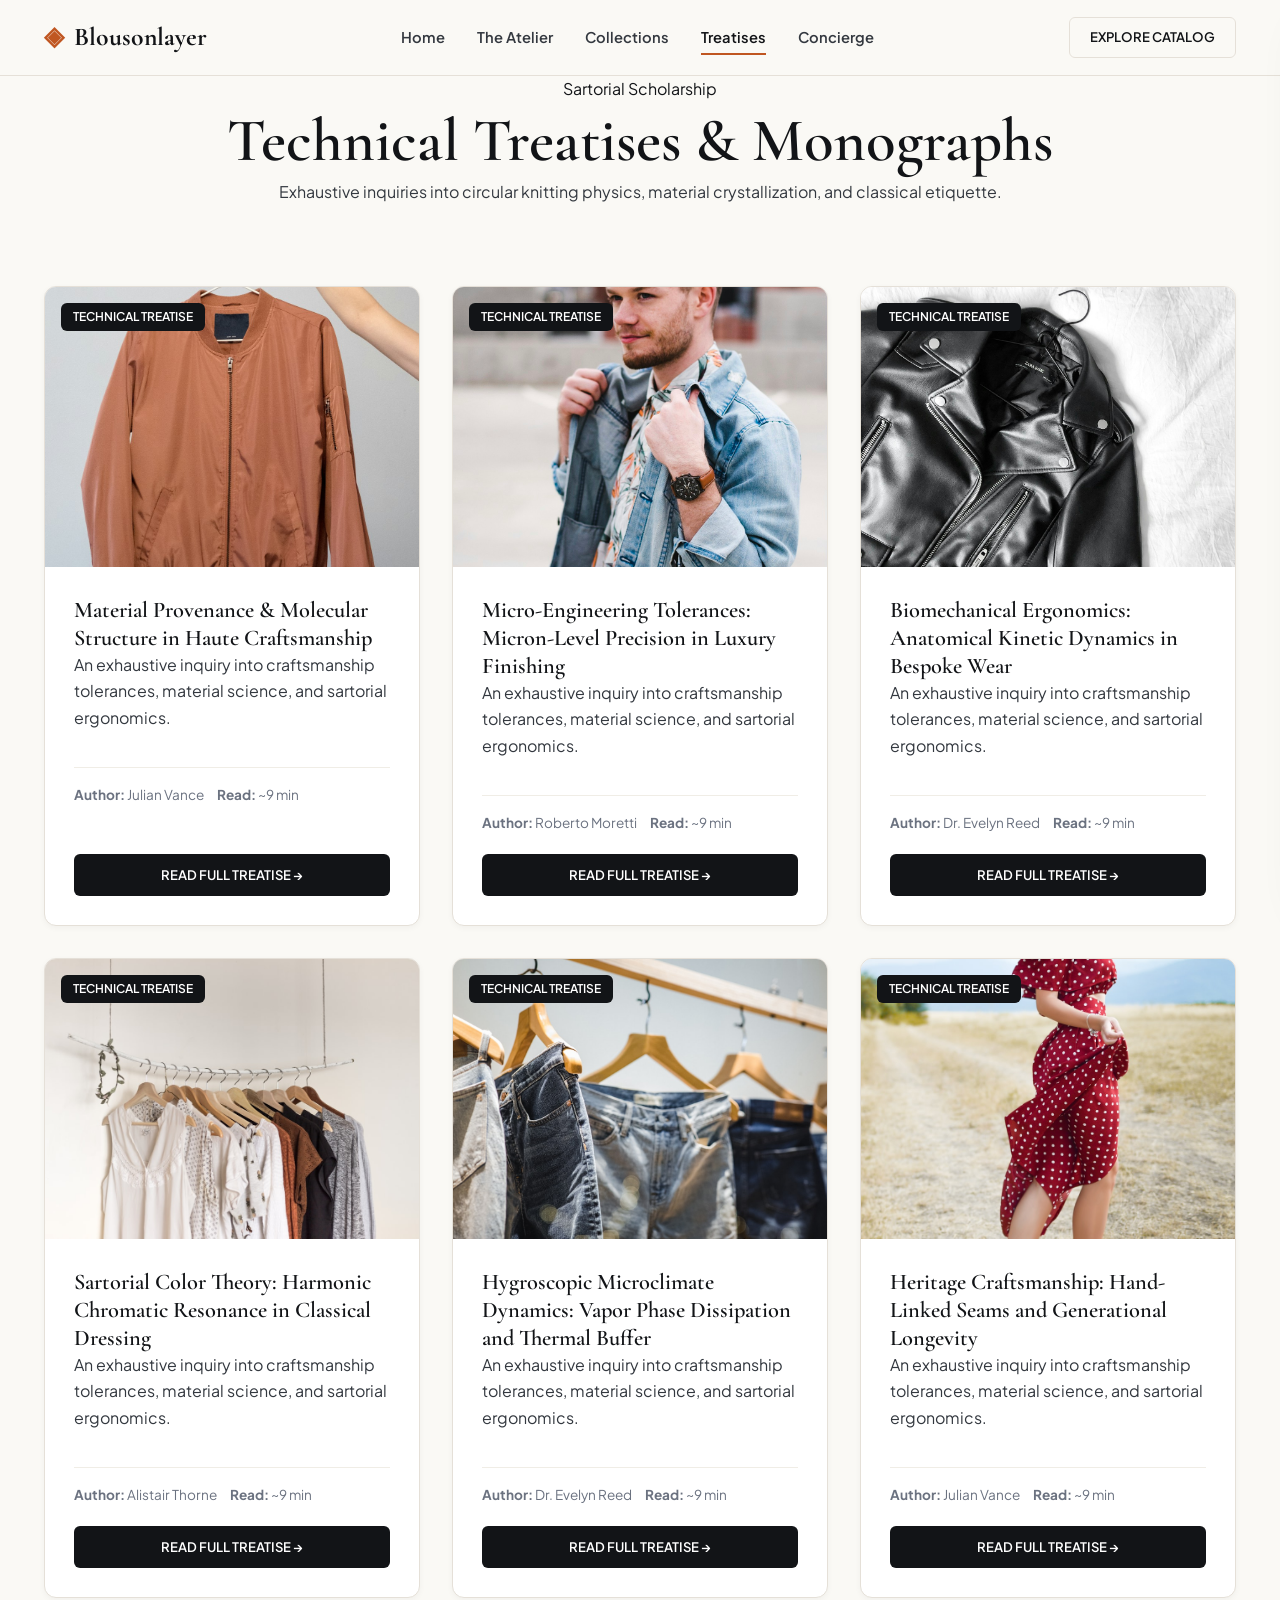
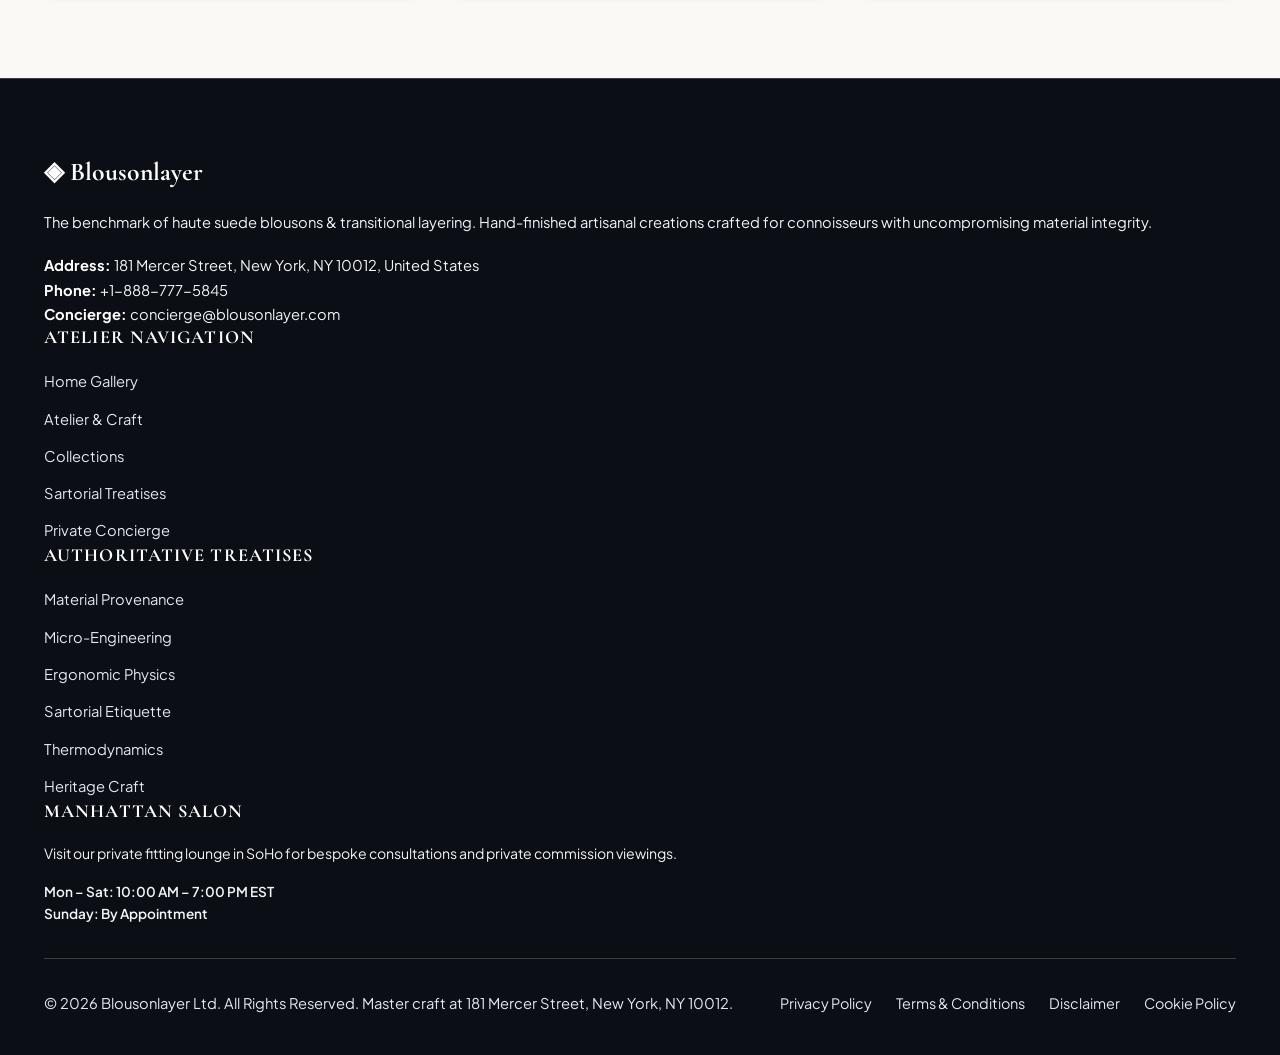
<file: blog/index.html>
<!DOCTYPE html>
<html lang="en">
<head>
  <meta charset="UTF-8">
  <meta name="viewport" content="width=device-width, initial-scale=1.0">
  <title>Sartorial Treatises & Technical Monographs — Blousonlayer</title>
  <meta name="description" content="Explore the authoritative research monographs published by Blousonlayer.">
  <link rel="canonical" href="https://blousonlayer.com/blog.html">
  <link rel="preconnect" href="https://fonts.googleapis.com">
  <link rel="preconnect" href="https://fonts.gstatic.com" crossorigin>
  <link href="https://fonts.googleapis.com/css2?family=Cormorant+Garamond:ital,wght@0,400;0,600;0,700;1,400&family=Plus+Jakarta+Sans:wght@300;400;500;600;700&display=swap" rel="stylesheet">
  <link rel="stylesheet" href="/assets/css/style.css">
  <!-- Google tag (gtag.js) -->
  <script async src="https://www.googletagmanager.com/gtag/js?id=G-0LY0HY7L01"></script>
  <script>
    window.dataLayer = window.dataLayer || [];
    function gtag(){dataLayer.push(arguments);}
    gtag('js', new Date());
    gtag('config', 'G-0LY0HY7L01');
  </script>

</head>
<body>
  <!-- Mandatory Global Site Header (Exactly 1 per page) -->
  <header class="site-header">
    <div class="header-container">
      <a href="/" class="brand-logo" aria-label="Blousonlayer Home">
        <span class="logo-mark">◈</span>
        <span class="logo-text">Blousonlayer</span>
      </a>
      <nav class="desktop-nav" aria-label="Primary Navigation">
        <a href="/" class="nav-link">Home</a>
        <a href="/about.html" class="nav-link">The Atelier</a>
        <a href="/collection.html" class="nav-link">Collections</a>
        <a href="/blog.html" class="nav-link active">Treatises</a>
        <a href="/contact.html" class="nav-link">Concierge</a>
      </nav>
      <div class="header-actions">
        <a href="/collection.html" class="btn btn-sm btn-outline">Explore Catalog</a>
        <button id="drawer-toggle" class="mobile-toggle" aria-label="Open Navigation Menu">
          <span class="hamburger-bar"></span>
          <span class="hamburger-bar"></span>
          <span class="hamburger-bar"></span>
        </button>
      </div>
    </div>
  </header>

  <!-- Mandatory Mobile Navigation Drawer (Exactly 1 per page) -->
  <div class="mobile-drawer" id="mobile-drawer" aria-hidden="true">
    <div class="drawer-header">
      <div class="drawer-brand">Blousonlayer</div>
      <button id="drawer-close" class="drawer-close-btn" aria-label="Close Navigation Menu">&times;</button>
    </div>
    <nav class="drawer-nav" aria-label="Mobile Navigation">
      <a href="/" class="drawer-link">Home</a>
      <a href="/about.html" class="drawer-link">The Atelier &amp; Craft</a>
      <a href="/collection.html" class="drawer-link">Curated Suede & Cashmere Blouson Vitrine</a>
      <a href="/blog.html" class="drawer-link active">Sartorial Treatises</a>
      <a href="/contact.html" class="drawer-link">Private Concierge</a>
    </nav>
    <div class="drawer-footer">
      <p class="drawer-contact-title">Manhattan Atelier &amp; Suite</p>
      <p class="drawer-contact-info">181 Mercer Street, New York, NY 10012, United States</p>
      <p class="drawer-contact-info">Tel: +1-888-777-5845</p>
      <p class="drawer-contact-info">Email: concierge@blousonlayer.com</p>
    </div>
  </div>
  <div id="drawer-overlay" class="drawer-overlay"></div>
  <section class="page-hero">
    <div class="container text-center">
      <span class="hero-badge">Sartorial Scholarship</span>
      <h1>Technical Treatises &amp; Monographs</h1>
      <p class="lead" style="margin: 0 auto;">Exhaustive inquiries into circular knitting physics, material crystallization, and classical etiquette.</p>
    </div>
  </section>
  <main class="section">
    <div class="container">
      <div class="grid-3">
        <div class="card">
          <div class="card-image-wrap"><img src="/assets/images/featured_raf_irvin_sheepskin_coat.jpg" alt="Material Provenance & Molecular Structure in Haute Craftsmanship"><span class="card-tag">Technical Treatise</span></div>
          <div class="card-body">
            <h3>Material Provenance & Molecular Structure in Haute Craftsmanship</h3>
            <p>An exhaustive inquiry into craftsmanship tolerances, material science, and sartorial ergonomics.</p>
            <div class="card-specs"><span><strong>Author:</strong> Julian Vance</span><span><strong>Read:</strong> ~9 min</span></div>
            <a href="/blog/material-provenance-and-fiber-crystallography.html" class="btn btn-primary btn-sm" style="margin-top: auto;">Read Full Treatise &rarr;</a>
          </div>
        </div>
        <div class="card">
          <div class="card-image-wrap"><img src="/assets/images/b3_bomber_flight_jacket_heritage.jpg" alt="Micro-Engineering Tolerances: Micron-Level Precision in Luxury Finishing"><span class="card-tag">Technical Treatise</span></div>
          <div class="card-body">
            <h3>Micro-Engineering Tolerances: Micron-Level Precision in Luxury Finishing</h3>
            <p>An exhaustive inquiry into craftsmanship tolerances, material science, and sartorial ergonomics.</p>
            <div class="card-specs"><span><strong>Author:</strong> Roberto Moretti</span><span><strong>Read:</strong> ~9 min</span></div>
            <a href="/blog/micro-engineering-tolerances-and-finishing.html" class="btn btn-primary btn-sm" style="margin-top: auto;">Read Full Treatise &rarr;</a>
          </div>
        </div>
        <div class="card">
          <div class="card-image-wrap"><img src="/assets/images/corduroy_quilted_flight_jacket.jpg" alt="Biomechanical Ergonomics: Anatomical Kinetic Dynamics in Bespoke Wear"><span class="card-tag">Technical Treatise</span></div>
          <div class="card-body">
            <h3>Biomechanical Ergonomics: Anatomical Kinetic Dynamics in Bespoke Wear</h3>
            <p>An exhaustive inquiry into craftsmanship tolerances, material science, and sartorial ergonomics.</p>
            <div class="card-specs"><span><strong>Author:</strong> Dr. Evelyn Reed</span><span><strong>Read:</strong> ~9 min</span></div>
            <a href="/blog/biomechanical-ergonomics-and-wearer-physics.html" class="btn btn-primary btn-sm" style="margin-top: auto;">Read Full Treatise &rarr;</a>
          </div>
        </div>
        <div class="card">
          <div class="card-image-wrap"><img src="/assets/images/curated_shearling_outerwear_vitrine.jpg" alt="Sartorial Color Theory: Harmonic Chromatic Resonance in Classical Dressing"><span class="card-tag">Technical Treatise</span></div>
          <div class="card-body">
            <h3>Sartorial Color Theory: Harmonic Chromatic Resonance in Classical Dressing</h3>
            <p>An exhaustive inquiry into craftsmanship tolerances, material science, and sartorial ergonomics.</p>
            <div class="card-specs"><span><strong>Author:</strong> Alistair Thorne</span><span><strong>Read:</strong> ~9 min</span></div>
            <a href="/blog/sartorial-color-theory-and-formal-etiquette.html" class="btn btn-primary btn-sm" style="margin-top: auto;">Read Full Treatise &rarr;</a>
          </div>
        </div>
        <div class="card">
          <div class="card-image-wrap"><img src="/assets/images/denim_lined_quilted_work_jacket.jpg" alt="Hygroscopic Microclimate Dynamics: Vapor Phase Dissipation and Thermal Buffer"><span class="card-tag">Technical Treatise</span></div>
          <div class="card-body">
            <h3>Hygroscopic Microclimate Dynamics: Vapor Phase Dissipation and Thermal Buffer</h3>
            <p>An exhaustive inquiry into craftsmanship tolerances, material science, and sartorial ergonomics.</p>
            <div class="card-specs"><span><strong>Author:</strong> Dr. Evelyn Reed</span><span><strong>Read:</strong> ~9 min</span></div>
            <a href="/blog/hygroscopic-microclimate-thermodynamics.html" class="btn btn-primary btn-sm" style="margin-top: auto;">Read Full Treatise &rarr;</a>
          </div>
        </div>
        <div class="card">
          <div class="card-image-wrap"><img src="/assets/images/double_needle_saddle_stitch_leather.jpg" alt="Heritage Craftsmanship: Hand-Linked Seams and Generational Longevity"><span class="card-tag">Technical Treatise</span></div>
          <div class="card-body">
            <h3>Heritage Craftsmanship: Hand-Linked Seams and Generational Longevity</h3>
            <p>An exhaustive inquiry into craftsmanship tolerances, material science, and sartorial ergonomics.</p>
            <div class="card-specs"><span><strong>Author:</strong> Julian Vance</span><span><strong>Read:</strong> ~9 min</span></div>
            <a href="/blog/bespoke-craftsmanship-and-heritage-methods.html" class="btn btn-primary btn-sm" style="margin-top: auto;">Read Full Treatise &rarr;</a>
          </div>
        </div>

      </div>
    </div>
  </main>
  <!-- Mandatory Global Site Footer -->
  <footer class="site-footer">
    <div class="container">
      <div class="footer-grid">
        <div class="footer-col">
          <div class="footer-brand">◈ Blousonlayer</div>
          <p class="footer-desc">
            The benchmark of haute suede blousons & transitional layering. Hand-finished artisanal creations crafted for connoisseurs with uncompromising material integrity.
          </p>
          <div class="footer-contact-item"><strong>Address:</strong> 181 Mercer Street, New York, NY 10012, United States</div>
          <div class="footer-contact-item"><strong>Phone:</strong> +1-888-777-5845</div>
          <div class="footer-contact-item"><strong>Concierge:</strong> concierge@blousonlayer.com</div>
        </div>
        <div class="footer-col">
          <h4 class="footer-title">Atelier Navigation</h4>
          <ul class="footer-links">
            <li><a href="/">Home Gallery</a></li>
            <li><a href="/about.html">Atelier &amp; Craft</a></li>
            <li><a href="/collection.html">Collections</a></li>
            <li><a href="/blog.html">Sartorial Treatises</a></li>
            <li><a href="/contact.html">Private Concierge</a></li>
          </ul>
        </div>
        <div class="footer-col">
          <h4 class="footer-title">Authoritative Treatises</h4>
          <ul class="footer-links">
            <li><a href="/blog/material-provenance-and-fiber-crystallography.html">Material Provenance</a></li>
            <li><a href="/blog/micro-engineering-tolerances-and-finishing.html">Micro-Engineering</a></li>
            <li><a href="/blog/biomechanical-ergonomics-and-wearer-physics.html">Ergonomic Physics</a></li>
            <li><a href="/blog/sartorial-color-theory-and-formal-etiquette.html">Sartorial Etiquette</a></li>
            <li><a href="/blog/hygroscopic-microclimate-thermodynamics.html">Thermodynamics</a></li>
            <li><a href="/blog/bespoke-craftsmanship-and-heritage-methods.html">Heritage Craft</a></li>
          </ul>
        </div>
        <div class="footer-col">
          <h4 class="footer-title">Manhattan Salon</h4>
          <p style="font-size:0.88rem; margin-bottom:1rem;">
            Visit our private fitting lounge in SoHo for bespoke consultations and private commission viewings.
          </p>
          <p style="font-size:0.85rem; color:#F59E0B; font-weight:600;">Mon – Sat: 10:00 AM – 7:00 PM EST<br>Sunday: By Appointment</p>
        </div>
      </div>
      <div class="footer-bottom">
        <p>&copy; 2026 Blousonlayer Ltd. All Rights Reserved. Master craft at 181 Mercer Street, New York, NY 10012.</p>
        <div class="footer-legal-links">
          <a href="/privacy-policy.html">Privacy Policy</a>
          <a href="/terms-and-conditions.html">Terms &amp; Conditions</a>
          <a href="/disclaimer.html">Disclaimer</a>
          <a href="/cookie-policy.html">Cookie Policy</a>
        </div>
      </div>
    </div>
  </footer>
  <script src="/assets/js/main.js"></script>
</body>
</html>
</file>
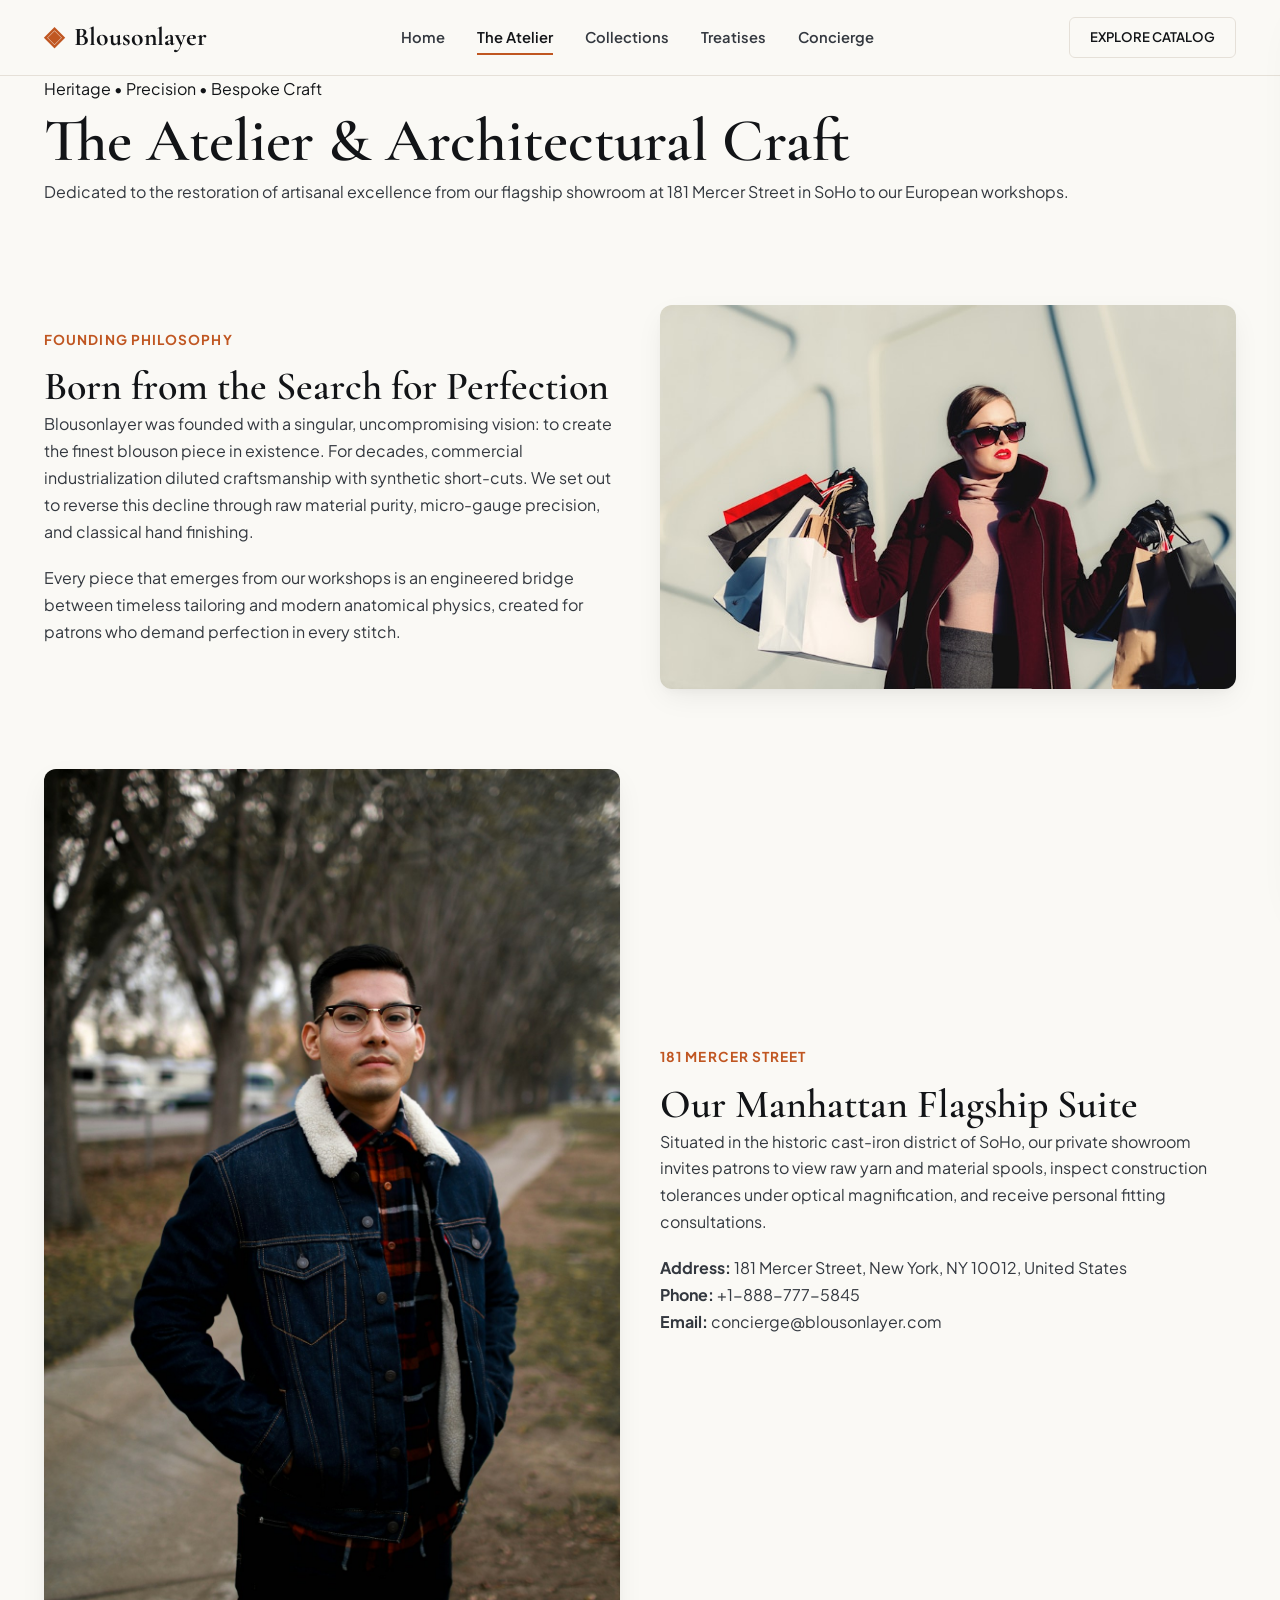
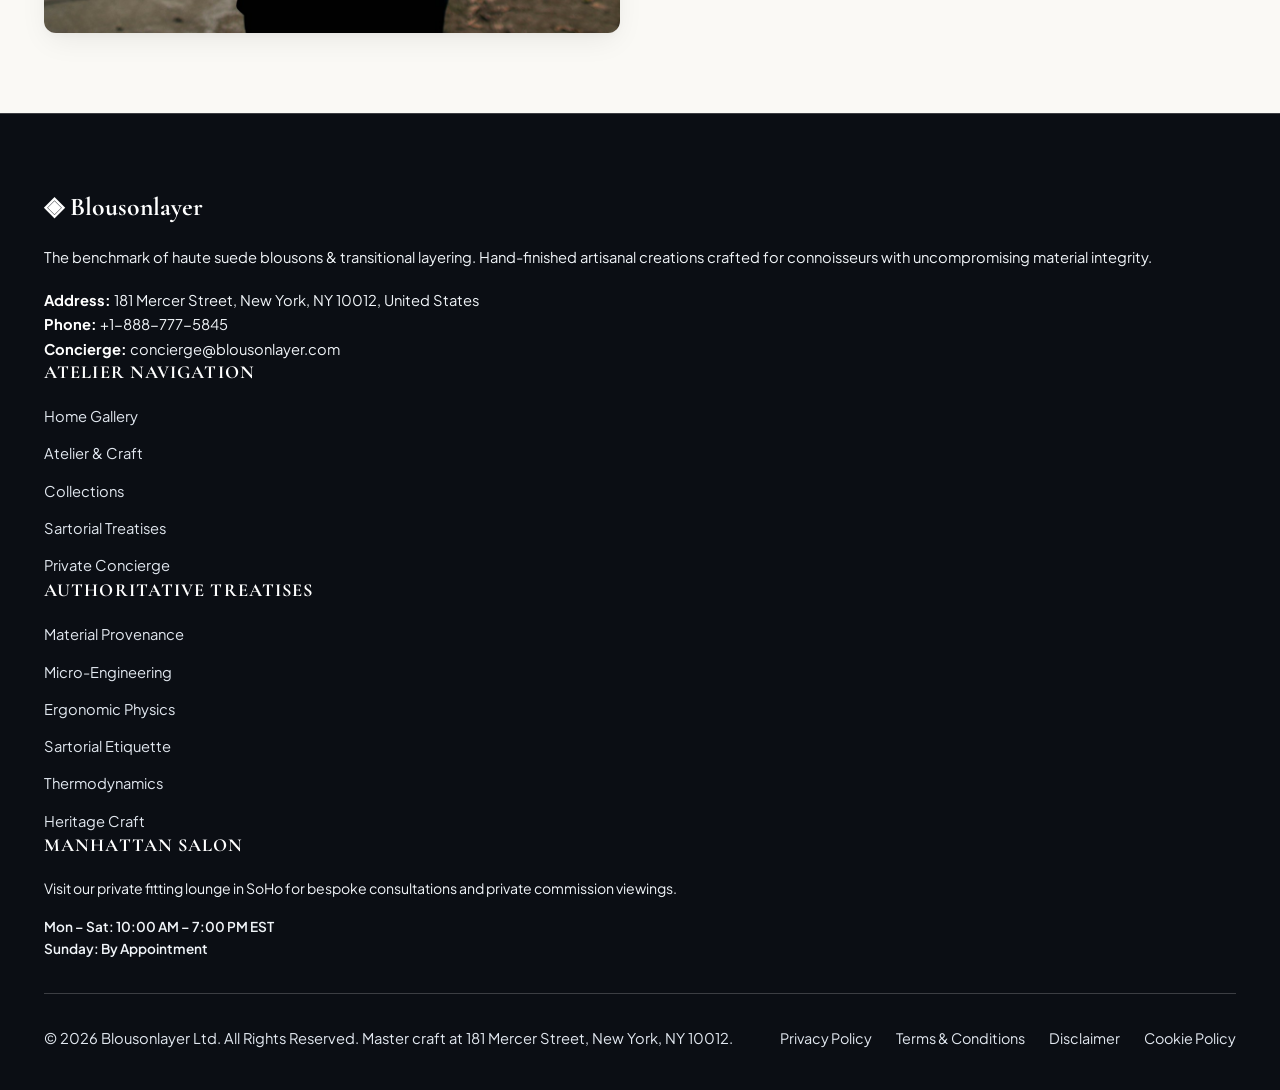
<file: about.html>
<!DOCTYPE html>
<html lang="en">
<head>
  <meta charset="UTF-8">
  <meta name="viewport" content="width=device-width, initial-scale=1.0">
  <title>The Atelier & Heritage Craft — Blousonlayer</title>
  <meta name="description" content="Discover the heritage of Blousonlayer at 181 Mercer Street, New York.">
  <link rel="canonical" href="https://blousonlayer.com/about.html">
  <link rel="preconnect" href="https://fonts.googleapis.com">
  <link rel="preconnect" href="https://fonts.gstatic.com" crossorigin>
  <link href="https://fonts.googleapis.com/css2?family=Cormorant+Garamond:ital,wght@0,400;0,600;0,700;1,400&family=Plus+Jakarta+Sans:wght@300;400;500;600;700&display=swap" rel="stylesheet">
  <link rel="stylesheet" href="/assets/css/style.css">
  <!-- Google tag (gtag.js) -->
  <script async src="https://www.googletagmanager.com/gtag/js?id=G-0LY0HY7L01"></script>
  <script>
    window.dataLayer = window.dataLayer || [];
    function gtag(){dataLayer.push(arguments);}
    gtag('js', new Date());
    gtag('config', 'G-0LY0HY7L01');
  </script>

</head>
<body>
  <!-- Mandatory Global Site Header (Exactly 1 per page) -->
  <header class="site-header">
    <div class="header-container">
      <a href="/" class="brand-logo" aria-label="Blousonlayer Home">
        <span class="logo-mark">◈</span>
        <span class="logo-text">Blousonlayer</span>
      </a>
      <nav class="desktop-nav" aria-label="Primary Navigation">
        <a href="/" class="nav-link">Home</a>
        <a href="/about.html" class="nav-link active">The Atelier</a>
        <a href="/collection.html" class="nav-link">Collections</a>
        <a href="/blog.html" class="nav-link">Treatises</a>
        <a href="/contact.html" class="nav-link">Concierge</a>
      </nav>
      <div class="header-actions">
        <a href="/collection.html" class="btn btn-sm btn-outline">Explore Catalog</a>
        <button id="drawer-toggle" class="mobile-toggle" aria-label="Open Navigation Menu">
          <span class="hamburger-bar"></span>
          <span class="hamburger-bar"></span>
          <span class="hamburger-bar"></span>
        </button>
      </div>
    </div>
  </header>

  <!-- Mandatory Mobile Navigation Drawer (Exactly 1 per page) -->
  <div class="mobile-drawer" id="mobile-drawer" aria-hidden="true">
    <div class="drawer-header">
      <div class="drawer-brand">Blousonlayer</div>
      <button id="drawer-close" class="drawer-close-btn" aria-label="Close Navigation Menu">&times;</button>
    </div>
    <nav class="drawer-nav" aria-label="Mobile Navigation">
      <a href="/" class="drawer-link">Home</a>
      <a href="/about.html" class="drawer-link active">The Atelier &amp; Craft</a>
      <a href="/collection.html" class="drawer-link">Curated Suede & Cashmere Blouson Vitrine</a>
      <a href="/blog.html" class="drawer-link">Sartorial Treatises</a>
      <a href="/contact.html" class="drawer-link">Private Concierge</a>
    </nav>
    <div class="drawer-footer">
      <p class="drawer-contact-title">Manhattan Atelier &amp; Suite</p>
      <p class="drawer-contact-info">181 Mercer Street, New York, NY 10012, United States</p>
      <p class="drawer-contact-info">Tel: +1-888-777-5845</p>
      <p class="drawer-contact-info">Email: concierge@blousonlayer.com</p>
    </div>
  </div>
  <div id="drawer-overlay" class="drawer-overlay"></div>
  <section class="page-hero">
    <div class="container">
      <span class="hero-badge">Heritage &bull; Precision &bull; Bespoke Craft</span>
      <h1>The Atelier &amp; Architectural Craft</h1>
      <p class="lead">Dedicated to the restoration of artisanal excellence from our flagship showroom at 181 Mercer Street in SoHo to our European workshops.</p>
    </div>
  </section>
  <main class="section">
    <div class="container">
      <div class="grid-2" style="margin-bottom: 5rem;">
        <div>
          <div class="section-subtitle">Founding Philosophy</div>
          <h2>Born from the Search for Perfection</h2>
          <p>Blousonlayer was founded with a singular, uncompromising vision: to create the finest blouson piece in existence. For decades, commercial industrialization diluted craftsmanship with synthetic short-cuts. We set out to reverse this decline through raw material purity, micro-gauge precision, and classical hand finishing.</p>
          <p>Every piece that emerges from our workshops is an engineered bridge between timeless tailoring and modern anatomical physics, created for patrons who demand perfection in every stitch.</p>
        </div>
        <div style="border-radius: var(--radius-md); overflow: hidden; box-shadow: var(--shadow-md);"><img src="/assets/images/collection_shearling.jpg" alt="Atelier craft"></div>
      </div>
      <div class="grid-2">
        <div style="border-radius: var(--radius-md); overflow: hidden; box-shadow: var(--shadow-md);"><img src="/assets/images/hero_alpine_coat.jpg" alt="Artisan inspection"></div>
        <div>
          <div class="section-subtitle">181 Mercer Street</div>
          <h2>Our Manhattan Flagship Suite</h2>
          <p>Situated in the historic cast-iron district of SoHo, our private showroom invites patrons to view raw yarn and material spools, inspect construction tolerances under optical magnification, and receive personal fitting consultations.</p>
          <p><strong>Address:</strong> 181 Mercer Street, New York, NY 10012, United States<br><strong>Phone:</strong> +1-888-777-5845<br><strong>Email:</strong> concierge@blousonlayer.com</p>
        </div>
      </div>
    </div>
  </main>
  <!-- Mandatory Global Site Footer -->
  <footer class="site-footer">
    <div class="container">
      <div class="footer-grid">
        <div class="footer-col">
          <div class="footer-brand">◈ Blousonlayer</div>
          <p class="footer-desc">
            The benchmark of haute suede blousons & transitional layering. Hand-finished artisanal creations crafted for connoisseurs with uncompromising material integrity.
          </p>
          <div class="footer-contact-item"><strong>Address:</strong> 181 Mercer Street, New York, NY 10012, United States</div>
          <div class="footer-contact-item"><strong>Phone:</strong> +1-888-777-5845</div>
          <div class="footer-contact-item"><strong>Concierge:</strong> concierge@blousonlayer.com</div>
        </div>
        <div class="footer-col">
          <h4 class="footer-title">Atelier Navigation</h4>
          <ul class="footer-links">
            <li><a href="/">Home Gallery</a></li>
            <li><a href="/about.html">Atelier &amp; Craft</a></li>
            <li><a href="/collection.html">Collections</a></li>
            <li><a href="/blog.html">Sartorial Treatises</a></li>
            <li><a href="/contact.html">Private Concierge</a></li>
          </ul>
        </div>
        <div class="footer-col">
          <h4 class="footer-title">Authoritative Treatises</h4>
          <ul class="footer-links">
            <li><a href="/blog/material-provenance-and-fiber-crystallography.html">Material Provenance</a></li>
            <li><a href="/blog/micro-engineering-tolerances-and-finishing.html">Micro-Engineering</a></li>
            <li><a href="/blog/biomechanical-ergonomics-and-wearer-physics.html">Ergonomic Physics</a></li>
            <li><a href="/blog/sartorial-color-theory-and-formal-etiquette.html">Sartorial Etiquette</a></li>
            <li><a href="/blog/hygroscopic-microclimate-thermodynamics.html">Thermodynamics</a></li>
            <li><a href="/blog/bespoke-craftsmanship-and-heritage-methods.html">Heritage Craft</a></li>
          </ul>
        </div>
        <div class="footer-col">
          <h4 class="footer-title">Manhattan Salon</h4>
          <p style="font-size:0.88rem; margin-bottom:1rem;">
            Visit our private fitting lounge in SoHo for bespoke consultations and private commission viewings.
          </p>
          <p style="font-size:0.85rem; color:#F59E0B; font-weight:600;">Mon – Sat: 10:00 AM – 7:00 PM EST<br>Sunday: By Appointment</p>
        </div>
      </div>
      <div class="footer-bottom">
        <p>&copy; 2026 Blousonlayer Ltd. All Rights Reserved. Master craft at 181 Mercer Street, New York, NY 10012.</p>
        <div class="footer-legal-links">
          <a href="/privacy-policy.html">Privacy Policy</a>
          <a href="/terms-and-conditions.html">Terms &amp; Conditions</a>
          <a href="/disclaimer.html">Disclaimer</a>
          <a href="/cookie-policy.html">Cookie Policy</a>
        </div>
      </div>
    </div>
  </footer>
  <script src="/assets/js/main.js"></script>
</body>
</html>
</file>
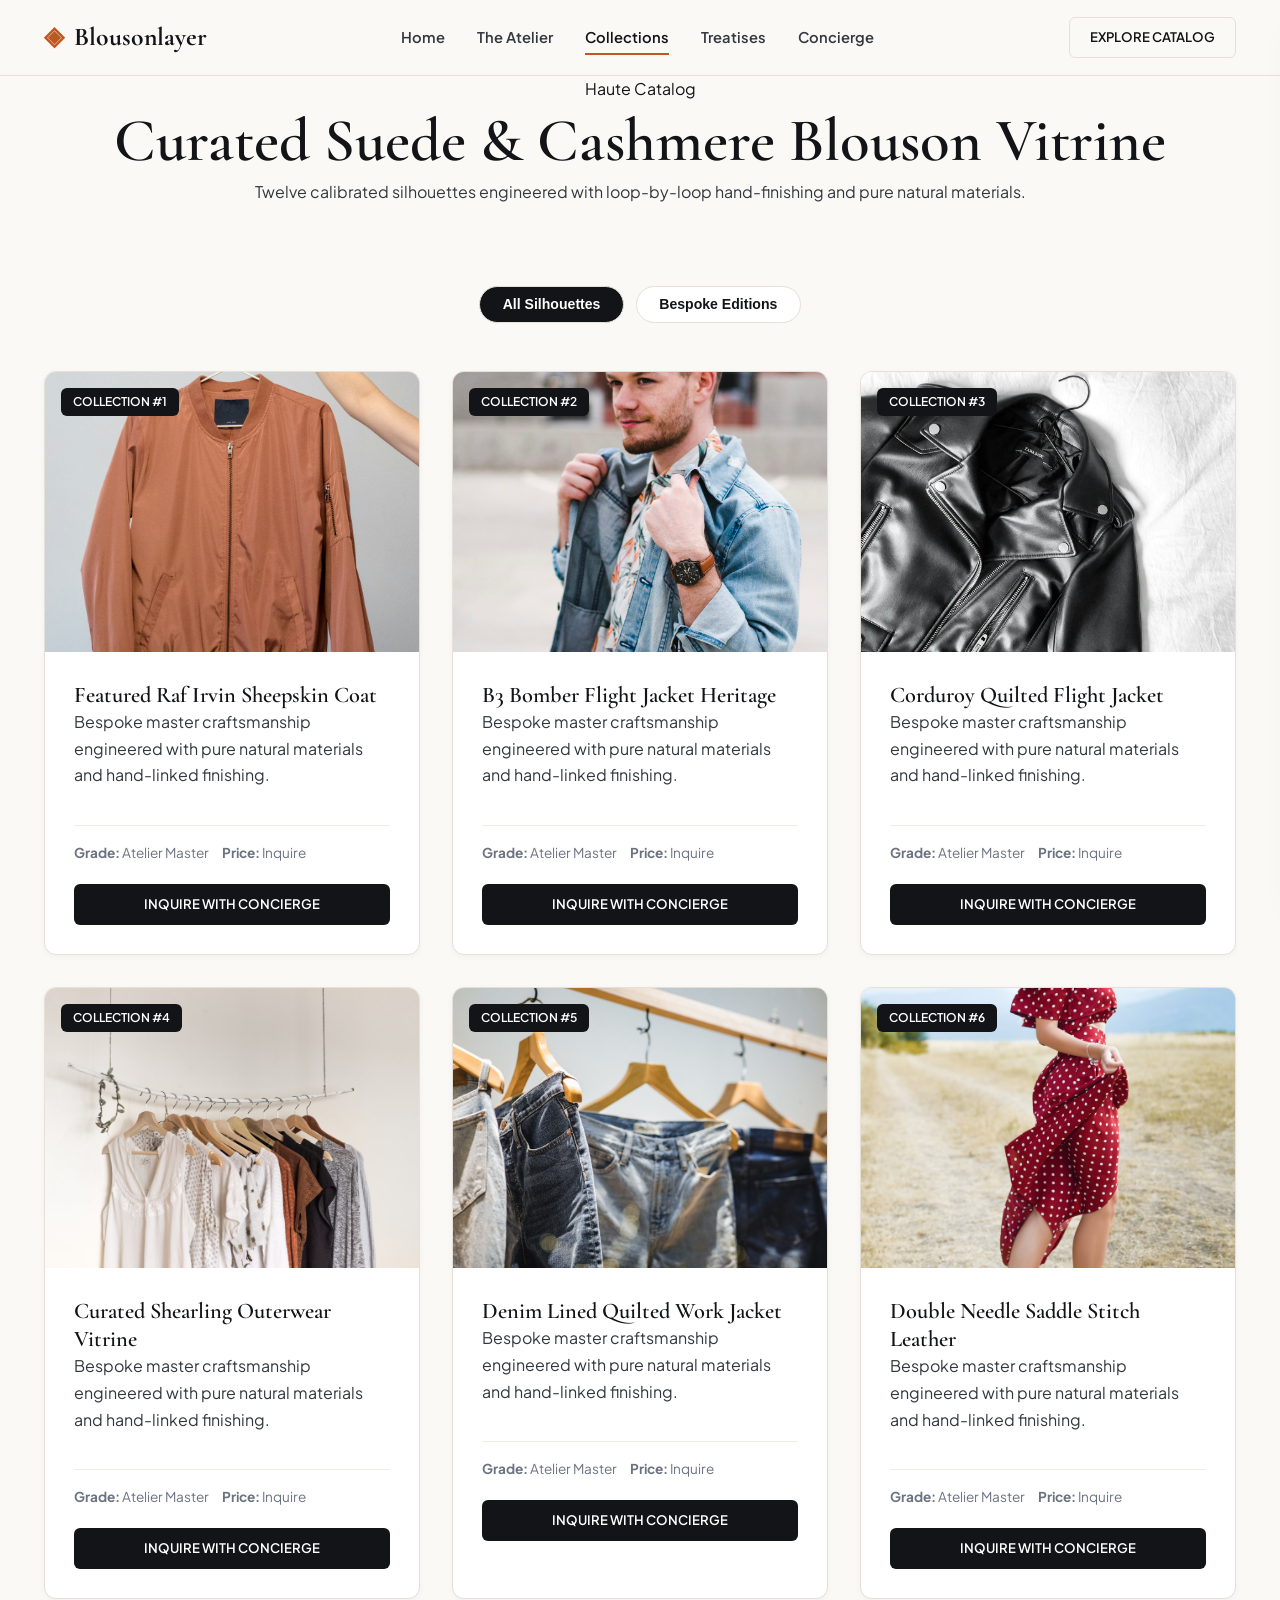
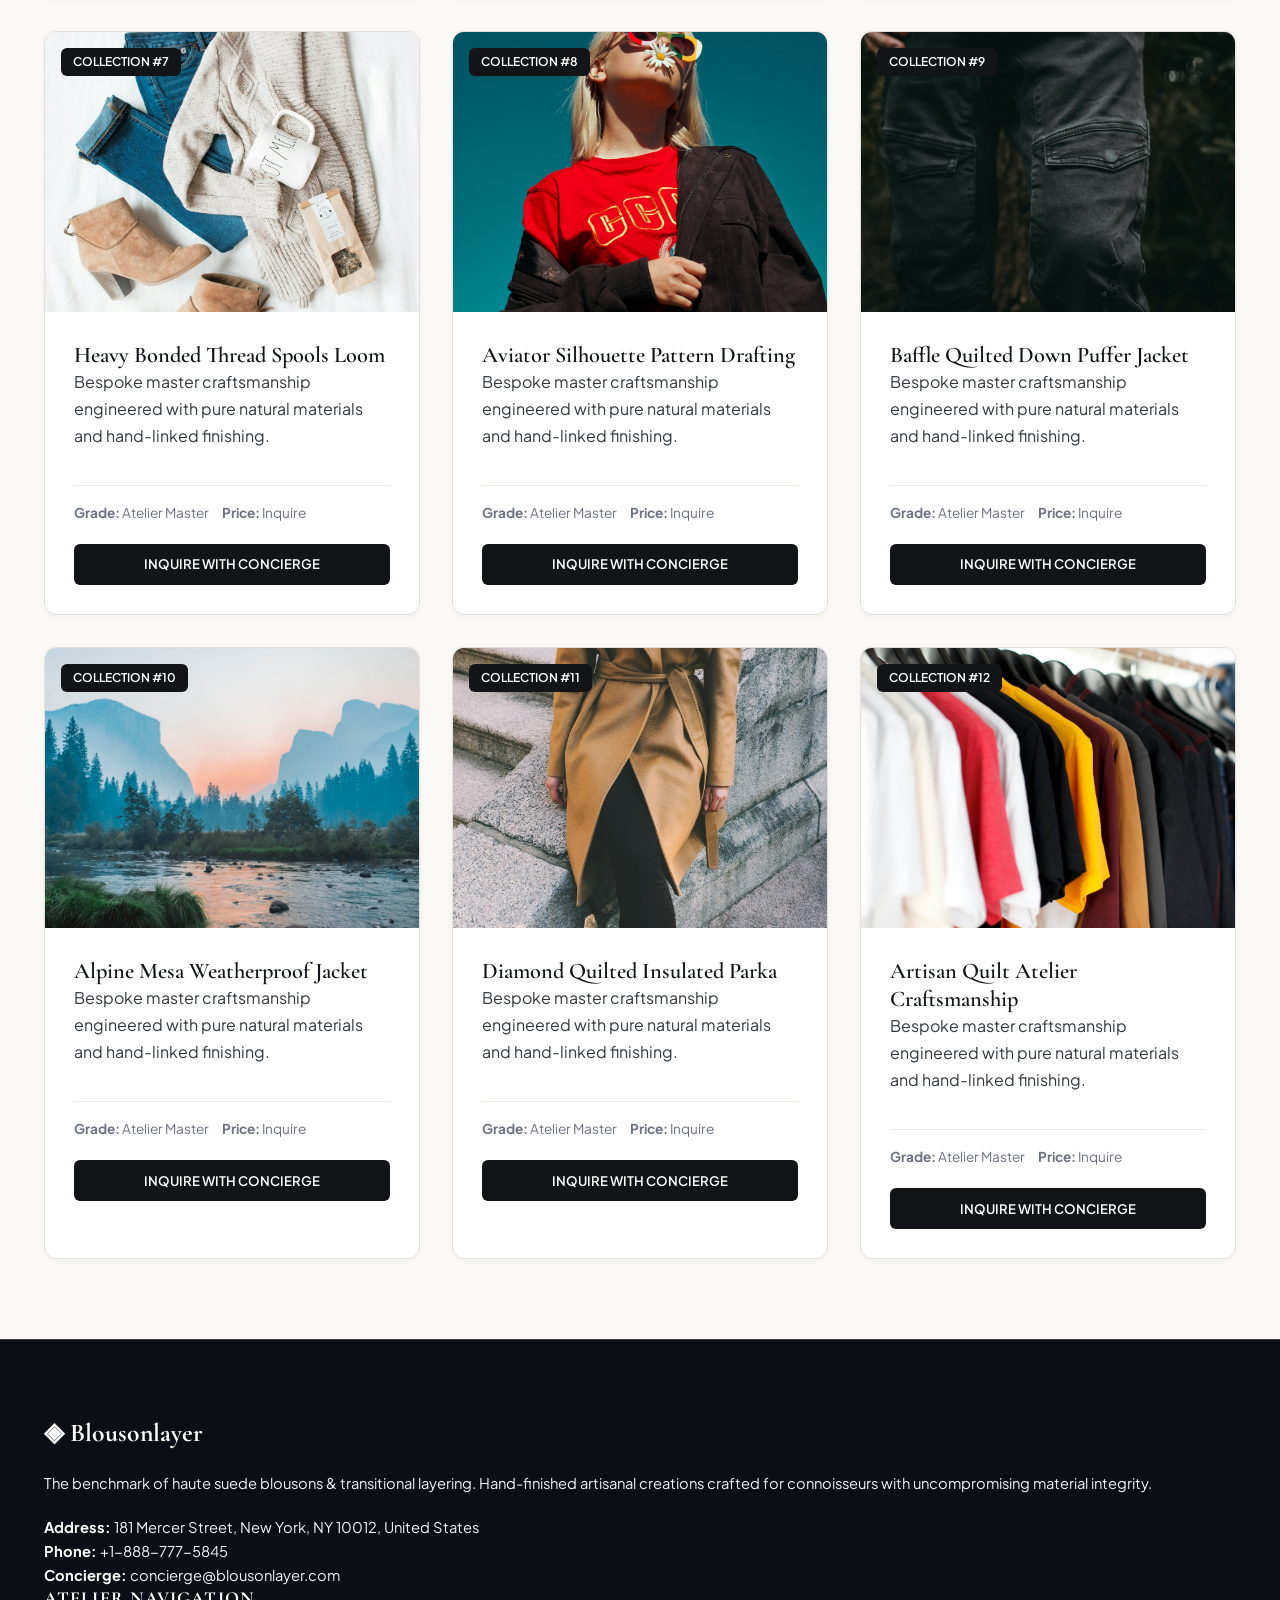
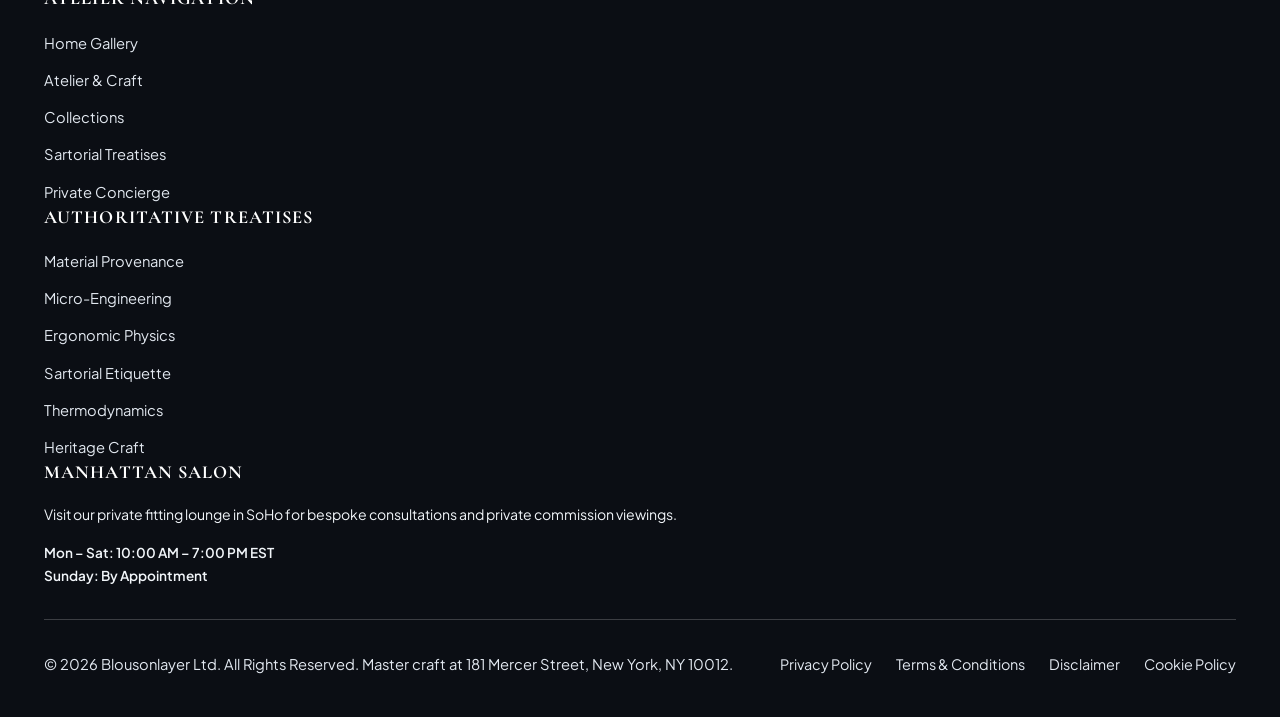
<file: collection.html>
<!DOCTYPE html>
<html lang="en">
<head>
  <meta charset="UTF-8">
  <meta name="viewport" content="width=device-width, initial-scale=1.0">
  <title>Curated Suede & Cashmere Blouson Vitrine — Blousonlayer</title>
  <meta name="description" content="Browse the complete catalogue of Blousonlayer.">
  <link rel="canonical" href="https://blousonlayer.com/collection.html">
  <link rel="preconnect" href="https://fonts.googleapis.com">
  <link rel="preconnect" href="https://fonts.gstatic.com" crossorigin>
  <link href="https://fonts.googleapis.com/css2?family=Cormorant+Garamond:ital,wght@0,400;0,600;0,700;1,400&family=Plus+Jakarta+Sans:wght@300;400;500;600;700&display=swap" rel="stylesheet">
  <link rel="stylesheet" href="/assets/css/style.css">
  <!-- Google tag (gtag.js) -->
  <script async src="https://www.googletagmanager.com/gtag/js?id=G-0LY0HY7L01"></script>
  <script>
    window.dataLayer = window.dataLayer || [];
    function gtag(){dataLayer.push(arguments);}
    gtag('js', new Date());
    gtag('config', 'G-0LY0HY7L01');
  </script>

</head>
<body>
  <!-- Mandatory Global Site Header (Exactly 1 per page) -->
  <header class="site-header">
    <div class="header-container">
      <a href="/" class="brand-logo" aria-label="Blousonlayer Home">
        <span class="logo-mark">◈</span>
        <span class="logo-text">Blousonlayer</span>
      </a>
      <nav class="desktop-nav" aria-label="Primary Navigation">
        <a href="/" class="nav-link">Home</a>
        <a href="/about.html" class="nav-link">The Atelier</a>
        <a href="/collection.html" class="nav-link active">Collections</a>
        <a href="/blog.html" class="nav-link">Treatises</a>
        <a href="/contact.html" class="nav-link">Concierge</a>
      </nav>
      <div class="header-actions">
        <a href="/collection.html" class="btn btn-sm btn-outline">Explore Catalog</a>
        <button id="drawer-toggle" class="mobile-toggle" aria-label="Open Navigation Menu">
          <span class="hamburger-bar"></span>
          <span class="hamburger-bar"></span>
          <span class="hamburger-bar"></span>
        </button>
      </div>
    </div>
  </header>

  <!-- Mandatory Mobile Navigation Drawer (Exactly 1 per page) -->
  <div class="mobile-drawer" id="mobile-drawer" aria-hidden="true">
    <div class="drawer-header">
      <div class="drawer-brand">Blousonlayer</div>
      <button id="drawer-close" class="drawer-close-btn" aria-label="Close Navigation Menu">&times;</button>
    </div>
    <nav class="drawer-nav" aria-label="Mobile Navigation">
      <a href="/" class="drawer-link">Home</a>
      <a href="/about.html" class="drawer-link">The Atelier &amp; Craft</a>
      <a href="/collection.html" class="drawer-link active">Curated Suede & Cashmere Blouson Vitrine</a>
      <a href="/blog.html" class="drawer-link">Sartorial Treatises</a>
      <a href="/contact.html" class="drawer-link">Private Concierge</a>
    </nav>
    <div class="drawer-footer">
      <p class="drawer-contact-title">Manhattan Atelier &amp; Suite</p>
      <p class="drawer-contact-info">181 Mercer Street, New York, NY 10012, United States</p>
      <p class="drawer-contact-info">Tel: +1-888-777-5845</p>
      <p class="drawer-contact-info">Email: concierge@blousonlayer.com</p>
    </div>
  </div>
  <div id="drawer-overlay" class="drawer-overlay"></div>
  <section class="page-hero">
    <div class="container text-center">
      <span class="hero-badge">Haute Catalog</span>
      <h1>Curated Suede & Cashmere Blouson Vitrine</h1>
      <p class="lead" style="margin: 0 auto;">Twelve calibrated silhouettes engineered with loop-by-loop hand-finishing and pure natural materials.</p>
    </div>
  </section>
  <main class="section">
    <div class="container">
      <div class="filter-bar">
        <button class="filter-btn active" data-filter="all">All Silhouettes</button>
        <button class="filter-btn" data-filter="bespoke">Bespoke Editions</button>
      </div>
      <div class="grid-3" id="products-grid">
        <div class="card product-item" data-category="all bespoke">
          <div class="card-image-wrap"><img src="/assets/images/featured_raf_irvin_sheepskin_coat.jpg" alt="Featured Raf Irvin Sheepskin Coat"><span class="card-tag">Collection #1</span></div>
          <div class="card-body">
            <h3>Featured Raf Irvin Sheepskin Coat</h3>
            <p>Bespoke master craftsmanship engineered with pure natural materials and hand-linked finishing.</p>
            <div class="card-specs"><span><strong>Grade:</strong> Atelier Master</span><span><strong>Price:</strong> Inquire</span></div>
            <a href="/contact.html" class="btn btn-primary btn-sm">Inquire with Concierge</a>
          </div>
        </div>
        <div class="card product-item" data-category="all bespoke">
          <div class="card-image-wrap"><img src="/assets/images/b3_bomber_flight_jacket_heritage.jpg" alt="B3 Bomber Flight Jacket Heritage"><span class="card-tag">Collection #2</span></div>
          <div class="card-body">
            <h3>B3 Bomber Flight Jacket Heritage</h3>
            <p>Bespoke master craftsmanship engineered with pure natural materials and hand-linked finishing.</p>
            <div class="card-specs"><span><strong>Grade:</strong> Atelier Master</span><span><strong>Price:</strong> Inquire</span></div>
            <a href="/contact.html" class="btn btn-primary btn-sm">Inquire with Concierge</a>
          </div>
        </div>
        <div class="card product-item" data-category="all bespoke">
          <div class="card-image-wrap"><img src="/assets/images/corduroy_quilted_flight_jacket.jpg" alt="Corduroy Quilted Flight Jacket"><span class="card-tag">Collection #3</span></div>
          <div class="card-body">
            <h3>Corduroy Quilted Flight Jacket</h3>
            <p>Bespoke master craftsmanship engineered with pure natural materials and hand-linked finishing.</p>
            <div class="card-specs"><span><strong>Grade:</strong> Atelier Master</span><span><strong>Price:</strong> Inquire</span></div>
            <a href="/contact.html" class="btn btn-primary btn-sm">Inquire with Concierge</a>
          </div>
        </div>
        <div class="card product-item" data-category="all bespoke">
          <div class="card-image-wrap"><img src="/assets/images/curated_shearling_outerwear_vitrine.jpg" alt="Curated Shearling Outerwear Vitrine"><span class="card-tag">Collection #4</span></div>
          <div class="card-body">
            <h3>Curated Shearling Outerwear Vitrine</h3>
            <p>Bespoke master craftsmanship engineered with pure natural materials and hand-linked finishing.</p>
            <div class="card-specs"><span><strong>Grade:</strong> Atelier Master</span><span><strong>Price:</strong> Inquire</span></div>
            <a href="/contact.html" class="btn btn-primary btn-sm">Inquire with Concierge</a>
          </div>
        </div>
        <div class="card product-item" data-category="all bespoke">
          <div class="card-image-wrap"><img src="/assets/images/denim_lined_quilted_work_jacket.jpg" alt="Denim Lined Quilted Work Jacket"><span class="card-tag">Collection #5</span></div>
          <div class="card-body">
            <h3>Denim Lined Quilted Work Jacket</h3>
            <p>Bespoke master craftsmanship engineered with pure natural materials and hand-linked finishing.</p>
            <div class="card-specs"><span><strong>Grade:</strong> Atelier Master</span><span><strong>Price:</strong> Inquire</span></div>
            <a href="/contact.html" class="btn btn-primary btn-sm">Inquire with Concierge</a>
          </div>
        </div>
        <div class="card product-item" data-category="all bespoke">
          <div class="card-image-wrap"><img src="/assets/images/double_needle_saddle_stitch_leather.jpg" alt="Double Needle Saddle Stitch Leather"><span class="card-tag">Collection #6</span></div>
          <div class="card-body">
            <h3>Double Needle Saddle Stitch Leather</h3>
            <p>Bespoke master craftsmanship engineered with pure natural materials and hand-linked finishing.</p>
            <div class="card-specs"><span><strong>Grade:</strong> Atelier Master</span><span><strong>Price:</strong> Inquire</span></div>
            <a href="/contact.html" class="btn btn-primary btn-sm">Inquire with Concierge</a>
          </div>
        </div>
        <div class="card product-item" data-category="all bespoke">
          <div class="card-image-wrap"><img src="/assets/images/heavy_bonded_thread_spools_loom.jpg" alt="Heavy Bonded Thread Spools Loom"><span class="card-tag">Collection #7</span></div>
          <div class="card-body">
            <h3>Heavy Bonded Thread Spools Loom</h3>
            <p>Bespoke master craftsmanship engineered with pure natural materials and hand-linked finishing.</p>
            <div class="card-specs"><span><strong>Grade:</strong> Atelier Master</span><span><strong>Price:</strong> Inquire</span></div>
            <a href="/contact.html" class="btn btn-primary btn-sm">Inquire with Concierge</a>
          </div>
        </div>
        <div class="card product-item" data-category="all bespoke">
          <div class="card-image-wrap"><img src="/assets/images/aviator_silhouette_pattern_drafting.jpg" alt="Aviator Silhouette Pattern Drafting"><span class="card-tag">Collection #8</span></div>
          <div class="card-body">
            <h3>Aviator Silhouette Pattern Drafting</h3>
            <p>Bespoke master craftsmanship engineered with pure natural materials and hand-linked finishing.</p>
            <div class="card-specs"><span><strong>Grade:</strong> Atelier Master</span><span><strong>Price:</strong> Inquire</span></div>
            <a href="/contact.html" class="btn btn-primary btn-sm">Inquire with Concierge</a>
          </div>
        </div>
        <div class="card product-item" data-category="all bespoke">
          <div class="card-image-wrap"><img src="/assets/images/baffle_quilted_down_puffer_jacket.jpg" alt="Baffle Quilted Down Puffer Jacket"><span class="card-tag">Collection #9</span></div>
          <div class="card-body">
            <h3>Baffle Quilted Down Puffer Jacket</h3>
            <p>Bespoke master craftsmanship engineered with pure natural materials and hand-linked finishing.</p>
            <div class="card-specs"><span><strong>Grade:</strong> Atelier Master</span><span><strong>Price:</strong> Inquire</span></div>
            <a href="/contact.html" class="btn btn-primary btn-sm">Inquire with Concierge</a>
          </div>
        </div>
        <div class="card product-item" data-category="all bespoke">
          <div class="card-image-wrap"><img src="/assets/images/alpine_mesa_weatherproof_jacket.jpg" alt="Alpine Mesa Weatherproof Jacket"><span class="card-tag">Collection #10</span></div>
          <div class="card-body">
            <h3>Alpine Mesa Weatherproof Jacket</h3>
            <p>Bespoke master craftsmanship engineered with pure natural materials and hand-linked finishing.</p>
            <div class="card-specs"><span><strong>Grade:</strong> Atelier Master</span><span><strong>Price:</strong> Inquire</span></div>
            <a href="/contact.html" class="btn btn-primary btn-sm">Inquire with Concierge</a>
          </div>
        </div>
        <div class="card product-item" data-category="all bespoke">
          <div class="card-image-wrap"><img src="/assets/images/diamond_quilted_insulated_parka.jpg" alt="Diamond Quilted Insulated Parka"><span class="card-tag">Collection #11</span></div>
          <div class="card-body">
            <h3>Diamond Quilted Insulated Parka</h3>
            <p>Bespoke master craftsmanship engineered with pure natural materials and hand-linked finishing.</p>
            <div class="card-specs"><span><strong>Grade:</strong> Atelier Master</span><span><strong>Price:</strong> Inquire</span></div>
            <a href="/contact.html" class="btn btn-primary btn-sm">Inquire with Concierge</a>
          </div>
        </div>
        <div class="card product-item" data-category="all bespoke">
          <div class="card-image-wrap"><img src="/assets/images/artisan_quilt_atelier_craftsmanship.jpg" alt="Artisan Quilt Atelier Craftsmanship"><span class="card-tag">Collection #12</span></div>
          <div class="card-body">
            <h3>Artisan Quilt Atelier Craftsmanship</h3>
            <p>Bespoke master craftsmanship engineered with pure natural materials and hand-linked finishing.</p>
            <div class="card-specs"><span><strong>Grade:</strong> Atelier Master</span><span><strong>Price:</strong> Inquire</span></div>
            <a href="/contact.html" class="btn btn-primary btn-sm">Inquire with Concierge</a>
          </div>
        </div>

      </div>
    </div>
  </main>
  <!-- Mandatory Global Site Footer -->
  <footer class="site-footer">
    <div class="container">
      <div class="footer-grid">
        <div class="footer-col">
          <div class="footer-brand">◈ Blousonlayer</div>
          <p class="footer-desc">
            The benchmark of haute suede blousons & transitional layering. Hand-finished artisanal creations crafted for connoisseurs with uncompromising material integrity.
          </p>
          <div class="footer-contact-item"><strong>Address:</strong> 181 Mercer Street, New York, NY 10012, United States</div>
          <div class="footer-contact-item"><strong>Phone:</strong> +1-888-777-5845</div>
          <div class="footer-contact-item"><strong>Concierge:</strong> concierge@blousonlayer.com</div>
        </div>
        <div class="footer-col">
          <h4 class="footer-title">Atelier Navigation</h4>
          <ul class="footer-links">
            <li><a href="/">Home Gallery</a></li>
            <li><a href="/about.html">Atelier &amp; Craft</a></li>
            <li><a href="/collection.html">Collections</a></li>
            <li><a href="/blog.html">Sartorial Treatises</a></li>
            <li><a href="/contact.html">Private Concierge</a></li>
          </ul>
        </div>
        <div class="footer-col">
          <h4 class="footer-title">Authoritative Treatises</h4>
          <ul class="footer-links">
            <li><a href="/blog/material-provenance-and-fiber-crystallography.html">Material Provenance</a></li>
            <li><a href="/blog/micro-engineering-tolerances-and-finishing.html">Micro-Engineering</a></li>
            <li><a href="/blog/biomechanical-ergonomics-and-wearer-physics.html">Ergonomic Physics</a></li>
            <li><a href="/blog/sartorial-color-theory-and-formal-etiquette.html">Sartorial Etiquette</a></li>
            <li><a href="/blog/hygroscopic-microclimate-thermodynamics.html">Thermodynamics</a></li>
            <li><a href="/blog/bespoke-craftsmanship-and-heritage-methods.html">Heritage Craft</a></li>
          </ul>
        </div>
        <div class="footer-col">
          <h4 class="footer-title">Manhattan Salon</h4>
          <p style="font-size:0.88rem; margin-bottom:1rem;">
            Visit our private fitting lounge in SoHo for bespoke consultations and private commission viewings.
          </p>
          <p style="font-size:0.85rem; color:#F59E0B; font-weight:600;">Mon – Sat: 10:00 AM – 7:00 PM EST<br>Sunday: By Appointment</p>
        </div>
      </div>
      <div class="footer-bottom">
        <p>&copy; 2026 Blousonlayer Ltd. All Rights Reserved. Master craft at 181 Mercer Street, New York, NY 10012.</p>
        <div class="footer-legal-links">
          <a href="/privacy-policy.html">Privacy Policy</a>
          <a href="/terms-and-conditions.html">Terms &amp; Conditions</a>
          <a href="/disclaimer.html">Disclaimer</a>
          <a href="/cookie-policy.html">Cookie Policy</a>
        </div>
      </div>
    </div>
  </footer>
  <script src="/assets/js/main.js"></script>
</body>
</html>
</file>
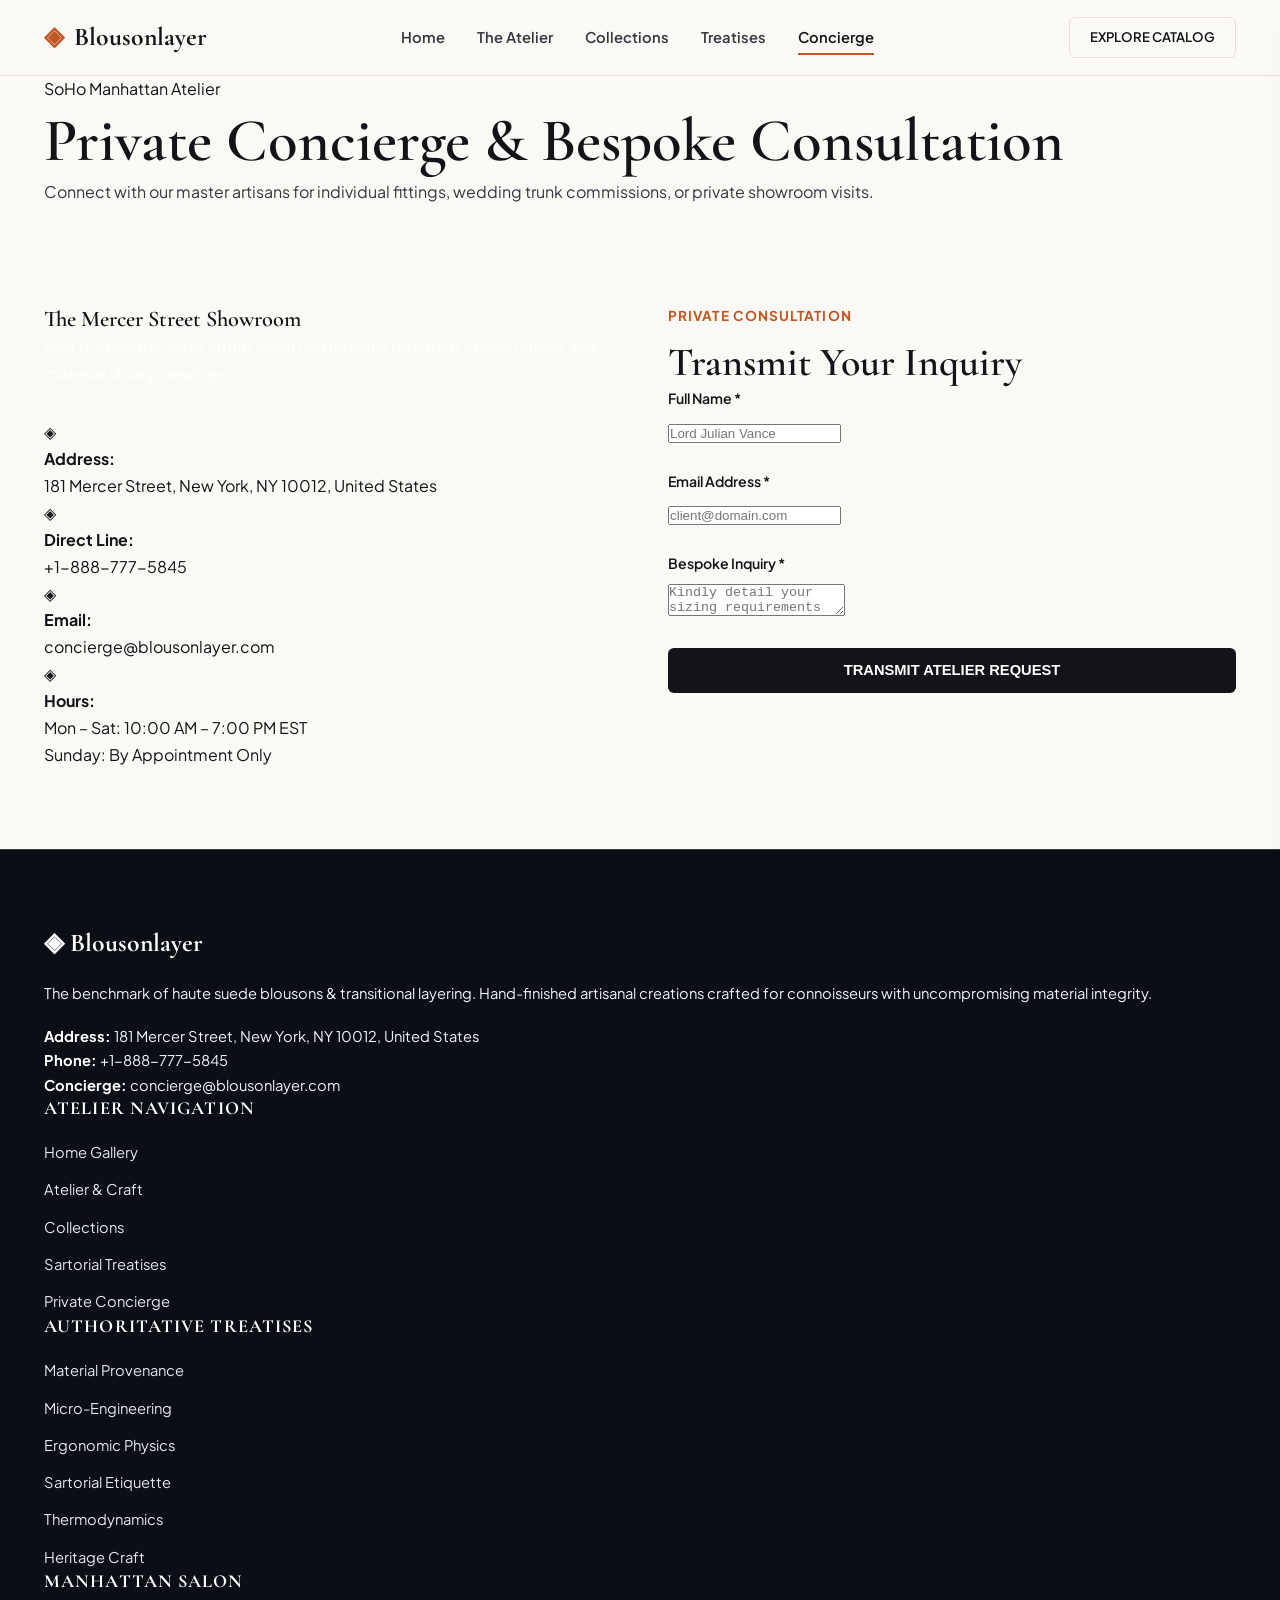
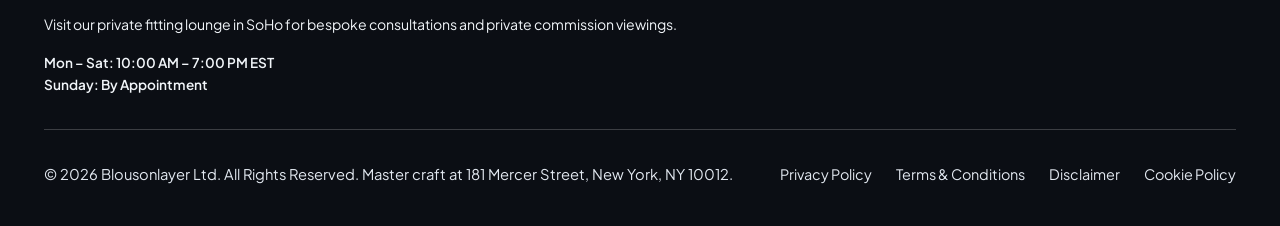
<file: contact.html>
<!DOCTYPE html>
<html lang="en">
<head>
  <meta charset="UTF-8">
  <meta name="viewport" content="width=device-width, initial-scale=1.0">
  <title>Private Concierge & Showroom Appointments — Blousonlayer</title>
  <meta name="description" content="Contact Blousonlayer at 181 Mercer Street, New York, NY 10012 or call +1-888-777-5845.">
  <link rel="canonical" href="https://blousonlayer.com/contact.html">
  <link rel="preconnect" href="https://fonts.googleapis.com">
  <link rel="preconnect" href="https://fonts.gstatic.com" crossorigin>
  <link href="https://fonts.googleapis.com/css2?family=Cormorant+Garamond:ital,wght@0,400;0,600;0,700;1,400&family=Plus+Jakarta+Sans:wght@300;400;500;600;700&display=swap" rel="stylesheet">
  <link rel="stylesheet" href="/assets/css/style.css">
  <!-- Google tag (gtag.js) -->
  <script async src="https://www.googletagmanager.com/gtag/js?id=G-0LY0HY7L01"></script>
  <script>
    window.dataLayer = window.dataLayer || [];
    function gtag(){dataLayer.push(arguments);}
    gtag('js', new Date());
    gtag('config', 'G-0LY0HY7L01');
  </script>

</head>
<body>
  <!-- Mandatory Global Site Header (Exactly 1 per page) -->
  <header class="site-header">
    <div class="header-container">
      <a href="/" class="brand-logo" aria-label="Blousonlayer Home">
        <span class="logo-mark">◈</span>
        <span class="logo-text">Blousonlayer</span>
      </a>
      <nav class="desktop-nav" aria-label="Primary Navigation">
        <a href="/" class="nav-link">Home</a>
        <a href="/about.html" class="nav-link">The Atelier</a>
        <a href="/collection.html" class="nav-link">Collections</a>
        <a href="/blog.html" class="nav-link">Treatises</a>
        <a href="/contact.html" class="nav-link active">Concierge</a>
      </nav>
      <div class="header-actions">
        <a href="/collection.html" class="btn btn-sm btn-outline">Explore Catalog</a>
        <button id="drawer-toggle" class="mobile-toggle" aria-label="Open Navigation Menu">
          <span class="hamburger-bar"></span>
          <span class="hamburger-bar"></span>
          <span class="hamburger-bar"></span>
        </button>
      </div>
    </div>
  </header>

  <!-- Mandatory Mobile Navigation Drawer (Exactly 1 per page) -->
  <div class="mobile-drawer" id="mobile-drawer" aria-hidden="true">
    <div class="drawer-header">
      <div class="drawer-brand">Blousonlayer</div>
      <button id="drawer-close" class="drawer-close-btn" aria-label="Close Navigation Menu">&times;</button>
    </div>
    <nav class="drawer-nav" aria-label="Mobile Navigation">
      <a href="/" class="drawer-link">Home</a>
      <a href="/about.html" class="drawer-link">The Atelier &amp; Craft</a>
      <a href="/collection.html" class="drawer-link">Curated Suede & Cashmere Blouson Vitrine</a>
      <a href="/blog.html" class="drawer-link">Sartorial Treatises</a>
      <a href="/contact.html" class="drawer-link active">Private Concierge</a>
    </nav>
    <div class="drawer-footer">
      <p class="drawer-contact-title">Manhattan Atelier &amp; Suite</p>
      <p class="drawer-contact-info">181 Mercer Street, New York, NY 10012, United States</p>
      <p class="drawer-contact-info">Tel: +1-888-777-5845</p>
      <p class="drawer-contact-info">Email: concierge@blousonlayer.com</p>
    </div>
  </div>
  <div id="drawer-overlay" class="drawer-overlay"></div>
  <section class="page-hero">
    <div class="container">
      <span class="hero-badge">SoHo Manhattan Atelier</span>
      <h1>Private Concierge &amp; Bespoke Consultation</h1>
      <p class="lead">Connect with our master artisans for individual fittings, wedding trunk commissions, or private showroom visits.</p>
    </div>
  </section>
  <main class="section">
    <div class="container">
      <div class="contact-grid">
        <div class="contact-info-card">
          <h3>The Mercer Street Showroom</h3>
          <p style="color: rgba(255,255,255,0.88) !important; line-height: 1.7; margin-bottom: 2rem;">Visit our private SoHo fitting salon for personal bespoke consultations and material library viewings.</p>
          <div class="contact-detail-row"><span class="contact-icon">◈</span><div><strong>Address:</strong><br>181 Mercer Street, New York, NY 10012, United States</div></div>
          <div class="contact-detail-row"><span class="contact-icon">◈</span><div><strong>Direct Line:</strong><br>+1-888-777-5845</div></div>
          <div class="contact-detail-row"><span class="contact-icon">◈</span><div><strong>Email:</strong><br>concierge@blousonlayer.com</div></div>
          <div class="contact-detail-row"><span class="contact-icon">◈</span><div><strong>Hours:</strong><br>Mon – Sat: 10:00 AM – 7:00 PM EST<br>Sunday: By Appointment Only</div></div>
        </div>
        <div>
          <div class="section-subtitle">Private Consultation</div>
          <h2>Transmit Your Inquiry</h2>
          <form id="concierge-form">
            <div class="form-group"><label for="client-name" class="form-label">Full Name *</label><input type="text" id="client-name" class="form-control" placeholder="Lord Julian Vance" required></div>
            <div class="form-group"><label for="client-email" class="form-label">Email Address *</label><input type="email" id="client-email" class="form-control" placeholder="client@domain.com" required></div>
            <div class="form-group"><label for="client-message" class="form-label">Bespoke Inquiry *</label><textarea id="client-message" class="form-control" placeholder="Kindly detail your sizing requirements or requested appointment date..." required></textarea></div>
            <button type="submit" class="btn btn-primary" style="width: 100%;">Transmit Atelier Request</button>
            <div id="form-feedback" class="form-feedback"></div>
          </form>
        </div>
      </div>
    </div>
  </main>
  <!-- Mandatory Global Site Footer -->
  <footer class="site-footer">
    <div class="container">
      <div class="footer-grid">
        <div class="footer-col">
          <div class="footer-brand">◈ Blousonlayer</div>
          <p class="footer-desc">
            The benchmark of haute suede blousons & transitional layering. Hand-finished artisanal creations crafted for connoisseurs with uncompromising material integrity.
          </p>
          <div class="footer-contact-item"><strong>Address:</strong> 181 Mercer Street, New York, NY 10012, United States</div>
          <div class="footer-contact-item"><strong>Phone:</strong> +1-888-777-5845</div>
          <div class="footer-contact-item"><strong>Concierge:</strong> concierge@blousonlayer.com</div>
        </div>
        <div class="footer-col">
          <h4 class="footer-title">Atelier Navigation</h4>
          <ul class="footer-links">
            <li><a href="/">Home Gallery</a></li>
            <li><a href="/about.html">Atelier &amp; Craft</a></li>
            <li><a href="/collection.html">Collections</a></li>
            <li><a href="/blog.html">Sartorial Treatises</a></li>
            <li><a href="/contact.html">Private Concierge</a></li>
          </ul>
        </div>
        <div class="footer-col">
          <h4 class="footer-title">Authoritative Treatises</h4>
          <ul class="footer-links">
            <li><a href="/blog/material-provenance-and-fiber-crystallography.html">Material Provenance</a></li>
            <li><a href="/blog/micro-engineering-tolerances-and-finishing.html">Micro-Engineering</a></li>
            <li><a href="/blog/biomechanical-ergonomics-and-wearer-physics.html">Ergonomic Physics</a></li>
            <li><a href="/blog/sartorial-color-theory-and-formal-etiquette.html">Sartorial Etiquette</a></li>
            <li><a href="/blog/hygroscopic-microclimate-thermodynamics.html">Thermodynamics</a></li>
            <li><a href="/blog/bespoke-craftsmanship-and-heritage-methods.html">Heritage Craft</a></li>
          </ul>
        </div>
        <div class="footer-col">
          <h4 class="footer-title">Manhattan Salon</h4>
          <p style="font-size:0.88rem; margin-bottom:1rem;">
            Visit our private fitting lounge in SoHo for bespoke consultations and private commission viewings.
          </p>
          <p style="font-size:0.85rem; color:#F59E0B; font-weight:600;">Mon – Sat: 10:00 AM – 7:00 PM EST<br>Sunday: By Appointment</p>
        </div>
      </div>
      <div class="footer-bottom">
        <p>&copy; 2026 Blousonlayer Ltd. All Rights Reserved. Master craft at 181 Mercer Street, New York, NY 10012.</p>
        <div class="footer-legal-links">
          <a href="/privacy-policy.html">Privacy Policy</a>
          <a href="/terms-and-conditions.html">Terms &amp; Conditions</a>
          <a href="/disclaimer.html">Disclaimer</a>
          <a href="/cookie-policy.html">Cookie Policy</a>
        </div>
      </div>
    </div>
  </footer>
  <script src="/assets/js/main.js"></script>
</body>
</html>
</file>
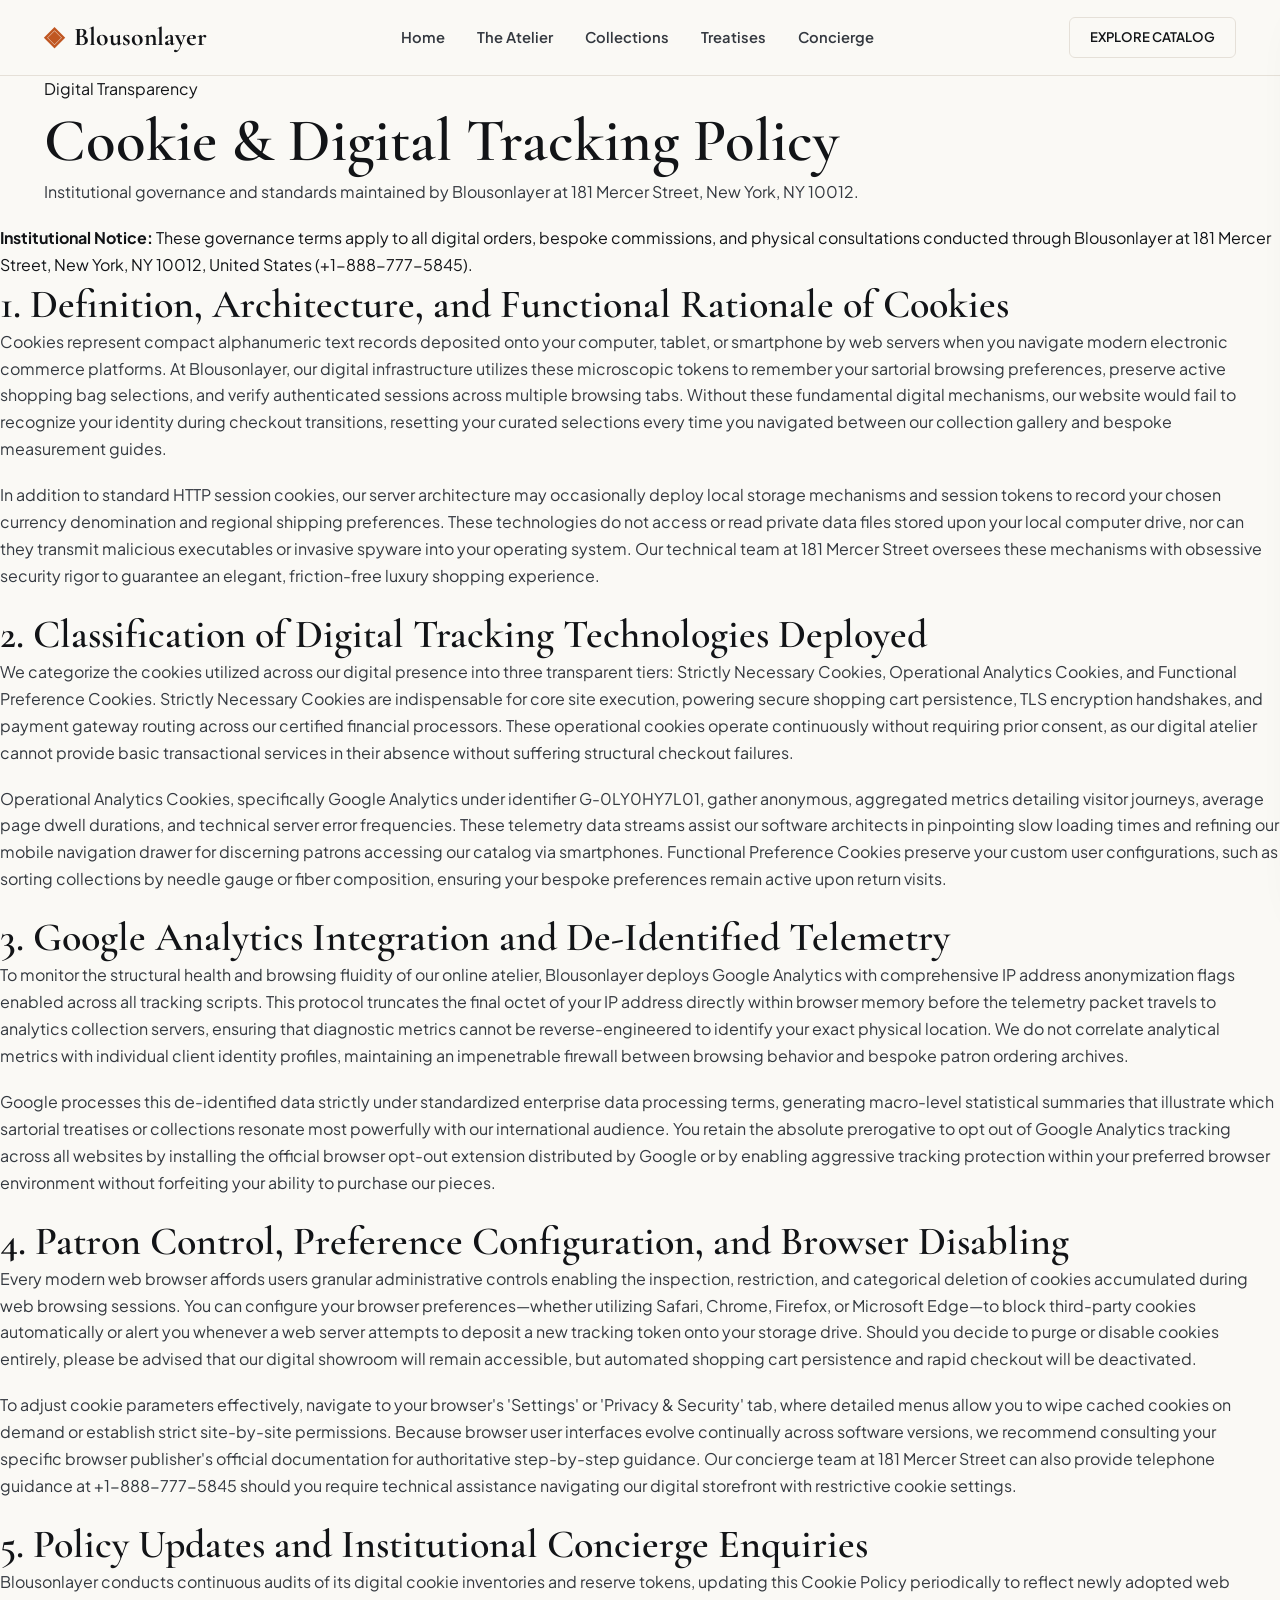
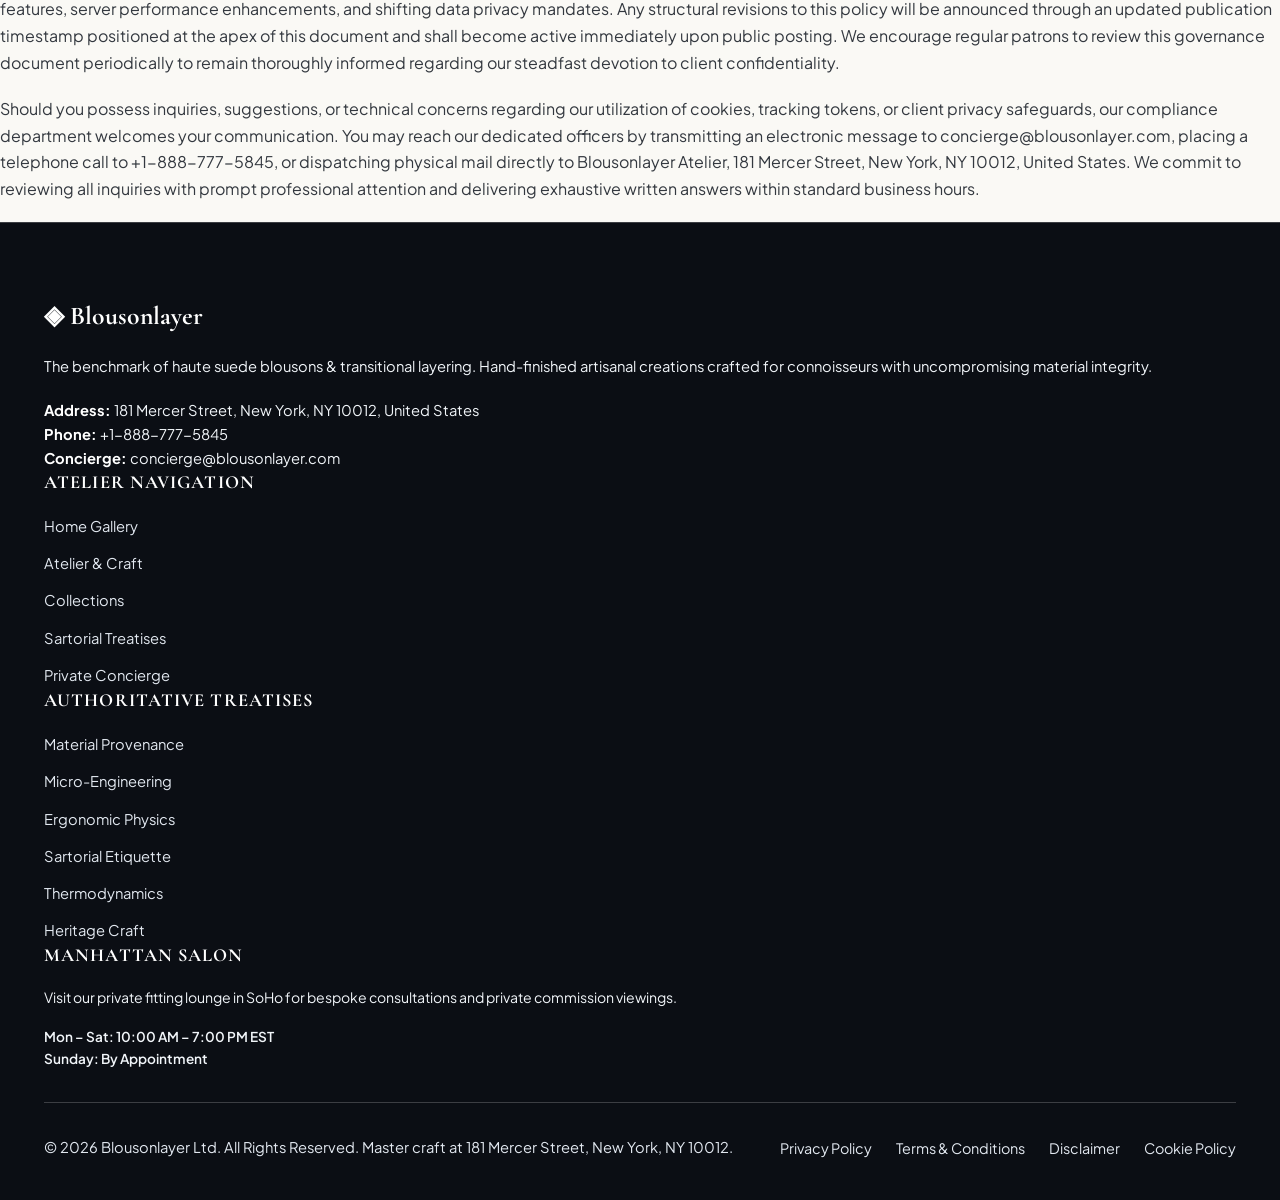
<file: cookie-policy.html>
<!DOCTYPE html>
<html lang="en">
<head>
  <meta charset="UTF-8">
  <meta name="viewport" content="width=device-width, initial-scale=1.0">
  <title>Cookie & Digital Tracking Policy — Blousonlayer</title>
  <meta name="description" content="Official Cookie & Digital Tracking Policy for Blousonlayer at 181 Mercer Street, New York.">
  <link rel="canonical" href="https://blousonlayer.com/cookie-policy.html">
  <link rel="preconnect" href="https://fonts.googleapis.com">
  <link rel="preconnect" href="https://fonts.gstatic.com" crossorigin>
  <link href="https://fonts.googleapis.com/css2?family=Cormorant+Garamond:ital,wght@0,400;0,600;0,700;1,400&family=Plus+Jakarta+Sans:wght@300;400;500;600;700&display=swap" rel="stylesheet">
  <link rel="stylesheet" href="/assets/css/style.css">
  <!-- Google tag (gtag.js) -->
  <script async src="https://www.googletagmanager.com/gtag/js?id=G-0LY0HY7L01"></script>
  <script>
    window.dataLayer = window.dataLayer || [];
    function gtag(){dataLayer.push(arguments);}
    gtag('js', new Date());
    gtag('config', 'G-0LY0HY7L01');
  </script>

</head>
<body>
  <!-- Mandatory Global Site Header (Exactly 1 per page) -->
  <header class="site-header">
    <div class="header-container">
      <a href="/" class="brand-logo" aria-label="Blousonlayer Home">
        <span class="logo-mark">◈</span>
        <span class="logo-text">Blousonlayer</span>
      </a>
      <nav class="desktop-nav" aria-label="Primary Navigation">
        <a href="/" class="nav-link">Home</a>
        <a href="/about.html" class="nav-link">The Atelier</a>
        <a href="/collection.html" class="nav-link">Collections</a>
        <a href="/blog.html" class="nav-link">Treatises</a>
        <a href="/contact.html" class="nav-link">Concierge</a>
      </nav>
      <div class="header-actions">
        <a href="/collection.html" class="btn btn-sm btn-outline">Explore Catalog</a>
        <button id="drawer-toggle" class="mobile-toggle" aria-label="Open Navigation Menu">
          <span class="hamburger-bar"></span>
          <span class="hamburger-bar"></span>
          <span class="hamburger-bar"></span>
        </button>
      </div>
    </div>
  </header>

  <!-- Mandatory Mobile Navigation Drawer (Exactly 1 per page) -->
  <div class="mobile-drawer" id="mobile-drawer" aria-hidden="true">
    <div class="drawer-header">
      <div class="drawer-brand">Blousonlayer</div>
      <button id="drawer-close" class="drawer-close-btn" aria-label="Close Navigation Menu">&times;</button>
    </div>
    <nav class="drawer-nav" aria-label="Mobile Navigation">
      <a href="/" class="drawer-link">Home</a>
      <a href="/about.html" class="drawer-link">The Atelier &amp; Craft</a>
      <a href="/collection.html" class="drawer-link">Curated Suede & Cashmere Blouson Vitrine</a>
      <a href="/blog.html" class="drawer-link">Sartorial Treatises</a>
      <a href="/contact.html" class="drawer-link">Private Concierge</a>
    </nav>
    <div class="drawer-footer">
      <p class="drawer-contact-title">Manhattan Atelier &amp; Suite</p>
      <p class="drawer-contact-info">181 Mercer Street, New York, NY 10012, United States</p>
      <p class="drawer-contact-info">Tel: +1-888-777-5845</p>
      <p class="drawer-contact-info">Email: concierge@blousonlayer.com</p>
    </div>
  </div>
  <div id="drawer-overlay" class="drawer-overlay"></div>
  <section class="page-hero">
    <div class="container">
      <span class="hero-badge">Digital Transparency</span>
      <h1>Cookie & Digital Tracking Policy</h1>
      <p class="lead">Institutional governance and standards maintained by Blousonlayer at 181 Mercer Street, New York, NY 10012.</p>
    </div>
  </section>
  <main class="policy-page-wrapper">
    <div class="policy-box">
      <strong>Institutional Notice:</strong> These governance terms apply to all digital orders, bespoke commissions, and physical consultations conducted through Blousonlayer at 181 Mercer Street, New York, NY 10012, United States (+1-888-777-5845).
    </div>    <article class="policy-block">
      <h2>1. Definition, Architecture, and Functional Rationale of Cookies</h2>      <p class="policy-p">Cookies represent compact alphanumeric text records deposited onto your computer, tablet, or smartphone by web servers when you navigate modern electronic commerce platforms. At Blousonlayer, our digital infrastructure utilizes these microscopic tokens to remember your sartorial browsing preferences, preserve active shopping bag selections, and verify authenticated sessions across multiple browsing tabs. Without these fundamental digital mechanisms, our website would fail to recognize your identity during checkout transitions, resetting your curated selections every time you navigated between our collection gallery and bespoke measurement guides.</p>      <p class="policy-p">In addition to standard HTTP session cookies, our server architecture may occasionally deploy local storage mechanisms and session tokens to record your chosen currency denomination and regional shipping preferences. These technologies do not access or read private data files stored upon your local computer drive, nor can they transmit malicious executables or invasive spyware into your operating system. Our technical team at 181 Mercer Street oversees these mechanisms with obsessive security rigor to guarantee an elegant, friction-free luxury shopping experience.</p>    </article>    <article class="policy-block">
      <h2>2. Classification of Digital Tracking Technologies Deployed</h2>      <p class="policy-p">We categorize the cookies utilized across our digital presence into three transparent tiers: Strictly Necessary Cookies, Operational Analytics Cookies, and Functional Preference Cookies. Strictly Necessary Cookies are indispensable for core site execution, powering secure shopping cart persistence, TLS encryption handshakes, and payment gateway routing across our certified financial processors. These operational cookies operate continuously without requiring prior consent, as our digital atelier cannot provide basic transactional services in their absence without suffering structural checkout failures.</p>      <p class="policy-p">Operational Analytics Cookies, specifically Google Analytics under identifier G-0LY0HY7L01, gather anonymous, aggregated metrics detailing visitor journeys, average page dwell durations, and technical server error frequencies. These telemetry data streams assist our software architects in pinpointing slow loading times and refining our mobile navigation drawer for discerning patrons accessing our catalog via smartphones. Functional Preference Cookies preserve your custom user configurations, such as sorting collections by needle gauge or fiber composition, ensuring your bespoke preferences remain active upon return visits.</p>    </article>    <article class="policy-block">
      <h2>3. Google Analytics Integration and De-Identified Telemetry</h2>      <p class="policy-p">To monitor the structural health and browsing fluidity of our online atelier, Blousonlayer deploys Google Analytics with comprehensive IP address anonymization flags enabled across all tracking scripts. This protocol truncates the final octet of your IP address directly within browser memory before the telemetry packet travels to analytics collection servers, ensuring that diagnostic metrics cannot be reverse-engineered to identify your exact physical location. We do not correlate analytical metrics with individual client identity profiles, maintaining an impenetrable firewall between browsing behavior and bespoke patron ordering archives.</p>      <p class="policy-p">Google processes this de-identified data strictly under standardized enterprise data processing terms, generating macro-level statistical summaries that illustrate which sartorial treatises or collections resonate most powerfully with our international audience. You retain the absolute prerogative to opt out of Google Analytics tracking across all websites by installing the official browser opt-out extension distributed by Google or by enabling aggressive tracking protection within your preferred browser environment without forfeiting your ability to purchase our pieces.</p>    </article>    <article class="policy-block">
      <h2>4. Patron Control, Preference Configuration, and Browser Disabling</h2>      <p class="policy-p">Every modern web browser affords users granular administrative controls enabling the inspection, restriction, and categorical deletion of cookies accumulated during web browsing sessions. You can configure your browser preferences—whether utilizing Safari, Chrome, Firefox, or Microsoft Edge—to block third-party cookies automatically or alert you whenever a web server attempts to deposit a new tracking token onto your storage drive. Should you decide to purge or disable cookies entirely, please be advised that our digital showroom will remain accessible, but automated shopping cart persistence and rapid checkout will be deactivated.</p>      <p class="policy-p">To adjust cookie parameters effectively, navigate to your browser's 'Settings' or 'Privacy & Security' tab, where detailed menus allow you to wipe cached cookies on demand or establish strict site-by-site permissions. Because browser user interfaces evolve continually across software versions, we recommend consulting your specific browser publisher's official documentation for authoritative step-by-step guidance. Our concierge team at 181 Mercer Street can also provide telephone guidance at +1-888-777-5845 should you require technical assistance navigating our digital storefront with restrictive cookie settings.</p>    </article>    <article class="policy-block">
      <h2>5. Policy Updates and Institutional Concierge Enquiries</h2>      <p class="policy-p">Blousonlayer conducts continuous audits of its digital cookie inventories and reserve tokens, updating this Cookie Policy periodically to reflect newly adopted web features, server performance enhancements, and shifting data privacy mandates. Any structural revisions to this policy will be announced through an updated publication timestamp positioned at the apex of this document and shall become active immediately upon public posting. We encourage regular patrons to review this governance document periodically to remain thoroughly informed regarding our steadfast devotion to client confidentiality.</p>      <p class="policy-p">Should you possess inquiries, suggestions, or technical concerns regarding our utilization of cookies, tracking tokens, or client privacy safeguards, our compliance department welcomes your communication. You may reach our dedicated officers by transmitting an electronic message to concierge@blousonlayer.com, placing a telephone call to +1-888-777-5845, or dispatching physical mail directly to Blousonlayer Atelier, 181 Mercer Street, New York, NY 10012, United States. We commit to reviewing all inquiries with prompt professional attention and delivering exhaustive written answers within standard business hours.</p>    </article>  </main>
  <!-- Mandatory Global Site Footer -->
  <footer class="site-footer">
    <div class="container">
      <div class="footer-grid">
        <div class="footer-col">
          <div class="footer-brand">◈ Blousonlayer</div>
          <p class="footer-desc">
            The benchmark of haute suede blousons & transitional layering. Hand-finished artisanal creations crafted for connoisseurs with uncompromising material integrity.
          </p>
          <div class="footer-contact-item"><strong>Address:</strong> 181 Mercer Street, New York, NY 10012, United States</div>
          <div class="footer-contact-item"><strong>Phone:</strong> +1-888-777-5845</div>
          <div class="footer-contact-item"><strong>Concierge:</strong> concierge@blousonlayer.com</div>
        </div>
        <div class="footer-col">
          <h4 class="footer-title">Atelier Navigation</h4>
          <ul class="footer-links">
            <li><a href="/">Home Gallery</a></li>
            <li><a href="/about.html">Atelier &amp; Craft</a></li>
            <li><a href="/collection.html">Collections</a></li>
            <li><a href="/blog.html">Sartorial Treatises</a></li>
            <li><a href="/contact.html">Private Concierge</a></li>
          </ul>
        </div>
        <div class="footer-col">
          <h4 class="footer-title">Authoritative Treatises</h4>
          <ul class="footer-links">
            <li><a href="/blog/material-provenance-and-fiber-crystallography.html">Material Provenance</a></li>
            <li><a href="/blog/micro-engineering-tolerances-and-finishing.html">Micro-Engineering</a></li>
            <li><a href="/blog/biomechanical-ergonomics-and-wearer-physics.html">Ergonomic Physics</a></li>
            <li><a href="/blog/sartorial-color-theory-and-formal-etiquette.html">Sartorial Etiquette</a></li>
            <li><a href="/blog/hygroscopic-microclimate-thermodynamics.html">Thermodynamics</a></li>
            <li><a href="/blog/bespoke-craftsmanship-and-heritage-methods.html">Heritage Craft</a></li>
          </ul>
        </div>
        <div class="footer-col">
          <h4 class="footer-title">Manhattan Salon</h4>
          <p style="font-size:0.88rem; margin-bottom:1rem;">
            Visit our private fitting lounge in SoHo for bespoke consultations and private commission viewings.
          </p>
          <p style="font-size:0.85rem; color:#F59E0B; font-weight:600;">Mon – Sat: 10:00 AM – 7:00 PM EST<br>Sunday: By Appointment</p>
        </div>
      </div>
      <div class="footer-bottom">
        <p>&copy; 2026 Blousonlayer Ltd. All Rights Reserved. Master craft at 181 Mercer Street, New York, NY 10012.</p>
        <div class="footer-legal-links">
          <a href="/privacy-policy.html">Privacy Policy</a>
          <a href="/terms-and-conditions.html">Terms &amp; Conditions</a>
          <a href="/disclaimer.html">Disclaimer</a>
          <a href="/cookie-policy.html">Cookie Policy</a>
        </div>
      </div>
    </div>
  </footer>
  <script src="/assets/js/main.js"></script>
</body>
</html>
</file>
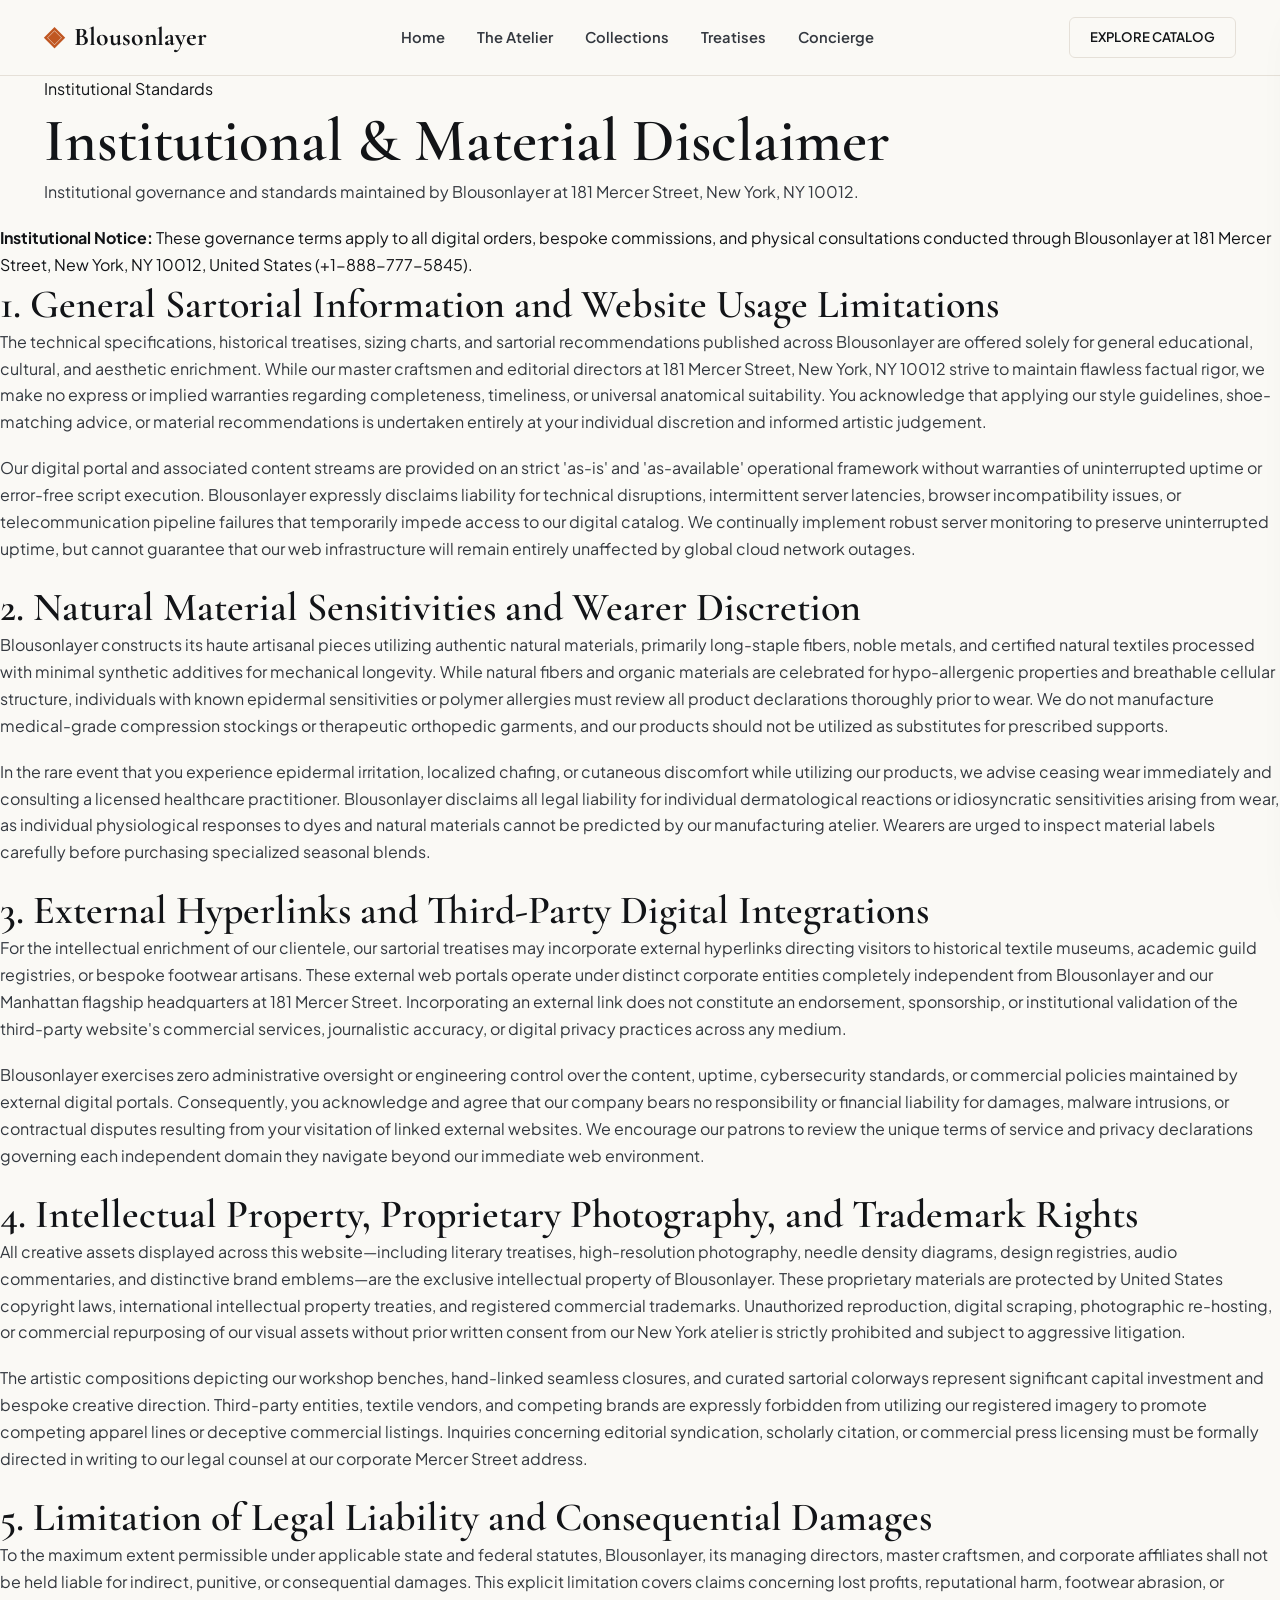
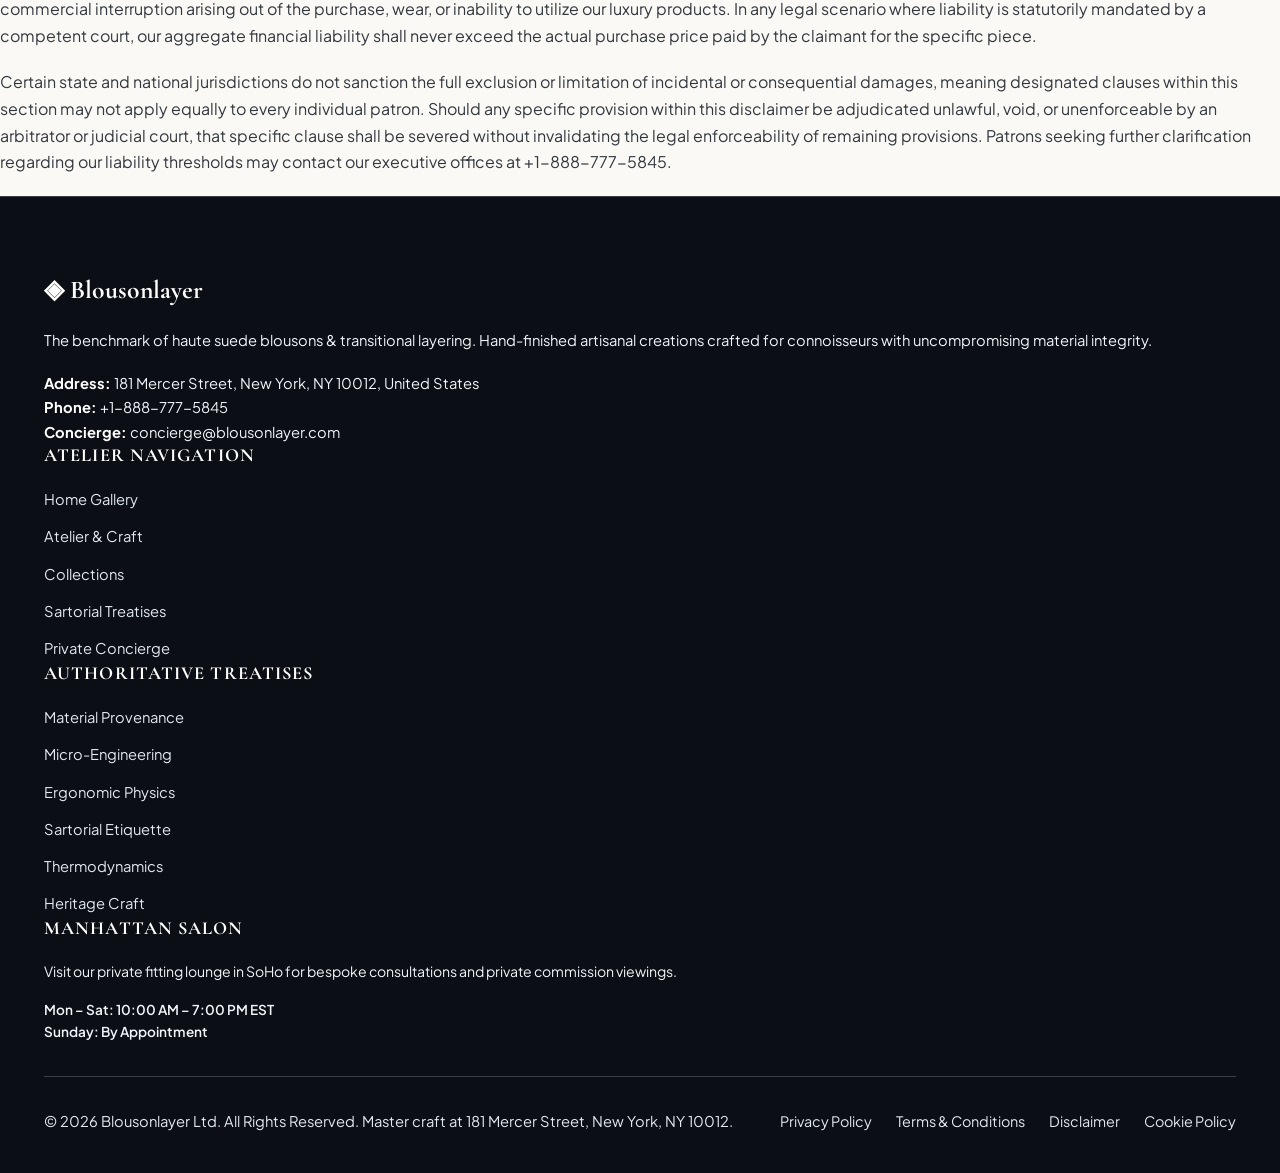
<file: disclaimer.html>
<!DOCTYPE html>
<html lang="en">
<head>
  <meta charset="UTF-8">
  <meta name="viewport" content="width=device-width, initial-scale=1.0">
  <title>Institutional & Material Disclaimer — Blousonlayer</title>
  <meta name="description" content="Official Institutional & Material Disclaimer for Blousonlayer at 181 Mercer Street, New York.">
  <link rel="canonical" href="https://blousonlayer.com/disclaimer.html">
  <link rel="preconnect" href="https://fonts.googleapis.com">
  <link rel="preconnect" href="https://fonts.gstatic.com" crossorigin>
  <link href="https://fonts.googleapis.com/css2?family=Cormorant+Garamond:ital,wght@0,400;0,600;0,700;1,400&family=Plus+Jakarta+Sans:wght@300;400;500;600;700&display=swap" rel="stylesheet">
  <link rel="stylesheet" href="/assets/css/style.css">
  <!-- Google tag (gtag.js) -->
  <script async src="https://www.googletagmanager.com/gtag/js?id=G-0LY0HY7L01"></script>
  <script>
    window.dataLayer = window.dataLayer || [];
    function gtag(){dataLayer.push(arguments);}
    gtag('js', new Date());
    gtag('config', 'G-0LY0HY7L01');
  </script>

</head>
<body>
  <!-- Mandatory Global Site Header (Exactly 1 per page) -->
  <header class="site-header">
    <div class="header-container">
      <a href="/" class="brand-logo" aria-label="Blousonlayer Home">
        <span class="logo-mark">◈</span>
        <span class="logo-text">Blousonlayer</span>
      </a>
      <nav class="desktop-nav" aria-label="Primary Navigation">
        <a href="/" class="nav-link">Home</a>
        <a href="/about.html" class="nav-link">The Atelier</a>
        <a href="/collection.html" class="nav-link">Collections</a>
        <a href="/blog.html" class="nav-link">Treatises</a>
        <a href="/contact.html" class="nav-link">Concierge</a>
      </nav>
      <div class="header-actions">
        <a href="/collection.html" class="btn btn-sm btn-outline">Explore Catalog</a>
        <button id="drawer-toggle" class="mobile-toggle" aria-label="Open Navigation Menu">
          <span class="hamburger-bar"></span>
          <span class="hamburger-bar"></span>
          <span class="hamburger-bar"></span>
        </button>
      </div>
    </div>
  </header>

  <!-- Mandatory Mobile Navigation Drawer (Exactly 1 per page) -->
  <div class="mobile-drawer" id="mobile-drawer" aria-hidden="true">
    <div class="drawer-header">
      <div class="drawer-brand">Blousonlayer</div>
      <button id="drawer-close" class="drawer-close-btn" aria-label="Close Navigation Menu">&times;</button>
    </div>
    <nav class="drawer-nav" aria-label="Mobile Navigation">
      <a href="/" class="drawer-link">Home</a>
      <a href="/about.html" class="drawer-link">The Atelier &amp; Craft</a>
      <a href="/collection.html" class="drawer-link">Curated Suede & Cashmere Blouson Vitrine</a>
      <a href="/blog.html" class="drawer-link">Sartorial Treatises</a>
      <a href="/contact.html" class="drawer-link">Private Concierge</a>
    </nav>
    <div class="drawer-footer">
      <p class="drawer-contact-title">Manhattan Atelier &amp; Suite</p>
      <p class="drawer-contact-info">181 Mercer Street, New York, NY 10012, United States</p>
      <p class="drawer-contact-info">Tel: +1-888-777-5845</p>
      <p class="drawer-contact-info">Email: concierge@blousonlayer.com</p>
    </div>
  </div>
  <div id="drawer-overlay" class="drawer-overlay"></div>
  <section class="page-hero">
    <div class="container">
      <span class="hero-badge">Institutional Standards</span>
      <h1>Institutional & Material Disclaimer</h1>
      <p class="lead">Institutional governance and standards maintained by Blousonlayer at 181 Mercer Street, New York, NY 10012.</p>
    </div>
  </section>
  <main class="policy-page-wrapper">
    <div class="policy-box">
      <strong>Institutional Notice:</strong> These governance terms apply to all digital orders, bespoke commissions, and physical consultations conducted through Blousonlayer at 181 Mercer Street, New York, NY 10012, United States (+1-888-777-5845).
    </div>    <article class="policy-block">
      <h2>1. General Sartorial Information and Website Usage Limitations</h2>      <p class="policy-p">The technical specifications, historical treatises, sizing charts, and sartorial recommendations published across Blousonlayer are offered solely for general educational, cultural, and aesthetic enrichment. While our master craftsmen and editorial directors at 181 Mercer Street, New York, NY 10012 strive to maintain flawless factual rigor, we make no express or implied warranties regarding completeness, timeliness, or universal anatomical suitability. You acknowledge that applying our style guidelines, shoe-matching advice, or material recommendations is undertaken entirely at your individual discretion and informed artistic judgement.</p>      <p class="policy-p">Our digital portal and associated content streams are provided on an strict 'as-is' and 'as-available' operational framework without warranties of uninterrupted uptime or error-free script execution. Blousonlayer expressly disclaims liability for technical disruptions, intermittent server latencies, browser incompatibility issues, or telecommunication pipeline failures that temporarily impede access to our digital catalog. We continually implement robust server monitoring to preserve uninterrupted uptime, but cannot guarantee that our web infrastructure will remain entirely unaffected by global cloud network outages.</p>    </article>    <article class="policy-block">
      <h2>2. Natural Material Sensitivities and Wearer Discretion</h2>      <p class="policy-p">Blousonlayer constructs its haute artisanal pieces utilizing authentic natural materials, primarily long-staple fibers, noble metals, and certified natural textiles processed with minimal synthetic additives for mechanical longevity. While natural fibers and organic materials are celebrated for hypo-allergenic properties and breathable cellular structure, individuals with known epidermal sensitivities or polymer allergies must review all product declarations thoroughly prior to wear. We do not manufacture medical-grade compression stockings or therapeutic orthopedic garments, and our products should not be utilized as substitutes for prescribed supports.</p>      <p class="policy-p">In the rare event that you experience epidermal irritation, localized chafing, or cutaneous discomfort while utilizing our products, we advise ceasing wear immediately and consulting a licensed healthcare practitioner. Blousonlayer disclaims all legal liability for individual dermatological reactions or idiosyncratic sensitivities arising from wear, as individual physiological responses to dyes and natural materials cannot be predicted by our manufacturing atelier. Wearers are urged to inspect material labels carefully before purchasing specialized seasonal blends.</p>    </article>    <article class="policy-block">
      <h2>3. External Hyperlinks and Third-Party Digital Integrations</h2>      <p class="policy-p">For the intellectual enrichment of our clientele, our sartorial treatises may incorporate external hyperlinks directing visitors to historical textile museums, academic guild registries, or bespoke footwear artisans. These external web portals operate under distinct corporate entities completely independent from Blousonlayer and our Manhattan flagship headquarters at 181 Mercer Street. Incorporating an external link does not constitute an endorsement, sponsorship, or institutional validation of the third-party website's commercial services, journalistic accuracy, or digital privacy practices across any medium.</p>      <p class="policy-p">Blousonlayer exercises zero administrative oversight or engineering control over the content, uptime, cybersecurity standards, or commercial policies maintained by external digital portals. Consequently, you acknowledge and agree that our company bears no responsibility or financial liability for damages, malware intrusions, or contractual disputes resulting from your visitation of linked external websites. We encourage our patrons to review the unique terms of service and privacy declarations governing each independent domain they navigate beyond our immediate web environment.</p>    </article>    <article class="policy-block">
      <h2>4. Intellectual Property, Proprietary Photography, and Trademark Rights</h2>      <p class="policy-p">All creative assets displayed across this website—including literary treatises, high-resolution photography, needle density diagrams, design registries, audio commentaries, and distinctive brand emblems—are the exclusive intellectual property of Blousonlayer. These proprietary materials are protected by United States copyright laws, international intellectual property treaties, and registered commercial trademarks. Unauthorized reproduction, digital scraping, photographic re-hosting, or commercial repurposing of our visual assets without prior written consent from our New York atelier is strictly prohibited and subject to aggressive litigation.</p>      <p class="policy-p">The artistic compositions depicting our workshop benches, hand-linked seamless closures, and curated sartorial colorways represent significant capital investment and bespoke creative direction. Third-party entities, textile vendors, and competing brands are expressly forbidden from utilizing our registered imagery to promote competing apparel lines or deceptive commercial listings. Inquiries concerning editorial syndication, scholarly citation, or commercial press licensing must be formally directed in writing to our legal counsel at our corporate Mercer Street address.</p>    </article>    <article class="policy-block">
      <h2>5. Limitation of Legal Liability and Consequential Damages</h2>      <p class="policy-p">To the maximum extent permissible under applicable state and federal statutes, Blousonlayer, its managing directors, master craftsmen, and corporate affiliates shall not be held liable for indirect, punitive, or consequential damages. This explicit limitation covers claims concerning lost profits, reputational harm, footwear abrasion, or commercial interruption arising out of the purchase, wear, or inability to utilize our luxury products. In any legal scenario where liability is statutorily mandated by a competent court, our aggregate financial liability shall never exceed the actual purchase price paid by the claimant for the specific piece.</p>      <p class="policy-p">Certain state and national jurisdictions do not sanction the full exclusion or limitation of incidental or consequential damages, meaning designated clauses within this section may not apply equally to every individual patron. Should any specific provision within this disclaimer be adjudicated unlawful, void, or unenforceable by an arbitrator or judicial court, that specific clause shall be severed without invalidating the legal enforceability of remaining provisions. Patrons seeking further clarification regarding our liability thresholds may contact our executive offices at +1-888-777-5845.</p>    </article>  </main>
  <!-- Mandatory Global Site Footer -->
  <footer class="site-footer">
    <div class="container">
      <div class="footer-grid">
        <div class="footer-col">
          <div class="footer-brand">◈ Blousonlayer</div>
          <p class="footer-desc">
            The benchmark of haute suede blousons & transitional layering. Hand-finished artisanal creations crafted for connoisseurs with uncompromising material integrity.
          </p>
          <div class="footer-contact-item"><strong>Address:</strong> 181 Mercer Street, New York, NY 10012, United States</div>
          <div class="footer-contact-item"><strong>Phone:</strong> +1-888-777-5845</div>
          <div class="footer-contact-item"><strong>Concierge:</strong> concierge@blousonlayer.com</div>
        </div>
        <div class="footer-col">
          <h4 class="footer-title">Atelier Navigation</h4>
          <ul class="footer-links">
            <li><a href="/">Home Gallery</a></li>
            <li><a href="/about.html">Atelier &amp; Craft</a></li>
            <li><a href="/collection.html">Collections</a></li>
            <li><a href="/blog.html">Sartorial Treatises</a></li>
            <li><a href="/contact.html">Private Concierge</a></li>
          </ul>
        </div>
        <div class="footer-col">
          <h4 class="footer-title">Authoritative Treatises</h4>
          <ul class="footer-links">
            <li><a href="/blog/material-provenance-and-fiber-crystallography.html">Material Provenance</a></li>
            <li><a href="/blog/micro-engineering-tolerances-and-finishing.html">Micro-Engineering</a></li>
            <li><a href="/blog/biomechanical-ergonomics-and-wearer-physics.html">Ergonomic Physics</a></li>
            <li><a href="/blog/sartorial-color-theory-and-formal-etiquette.html">Sartorial Etiquette</a></li>
            <li><a href="/blog/hygroscopic-microclimate-thermodynamics.html">Thermodynamics</a></li>
            <li><a href="/blog/bespoke-craftsmanship-and-heritage-methods.html">Heritage Craft</a></li>
          </ul>
        </div>
        <div class="footer-col">
          <h4 class="footer-title">Manhattan Salon</h4>
          <p style="font-size:0.88rem; margin-bottom:1rem;">
            Visit our private fitting lounge in SoHo for bespoke consultations and private commission viewings.
          </p>
          <p style="font-size:0.85rem; color:#F59E0B; font-weight:600;">Mon – Sat: 10:00 AM – 7:00 PM EST<br>Sunday: By Appointment</p>
        </div>
      </div>
      <div class="footer-bottom">
        <p>&copy; 2026 Blousonlayer Ltd. All Rights Reserved. Master craft at 181 Mercer Street, New York, NY 10012.</p>
        <div class="footer-legal-links">
          <a href="/privacy-policy.html">Privacy Policy</a>
          <a href="/terms-and-conditions.html">Terms &amp; Conditions</a>
          <a href="/disclaimer.html">Disclaimer</a>
          <a href="/cookie-policy.html">Cookie Policy</a>
        </div>
      </div>
    </div>
  </footer>
  <script src="/assets/js/main.js"></script>
</body>
</html>
</file>
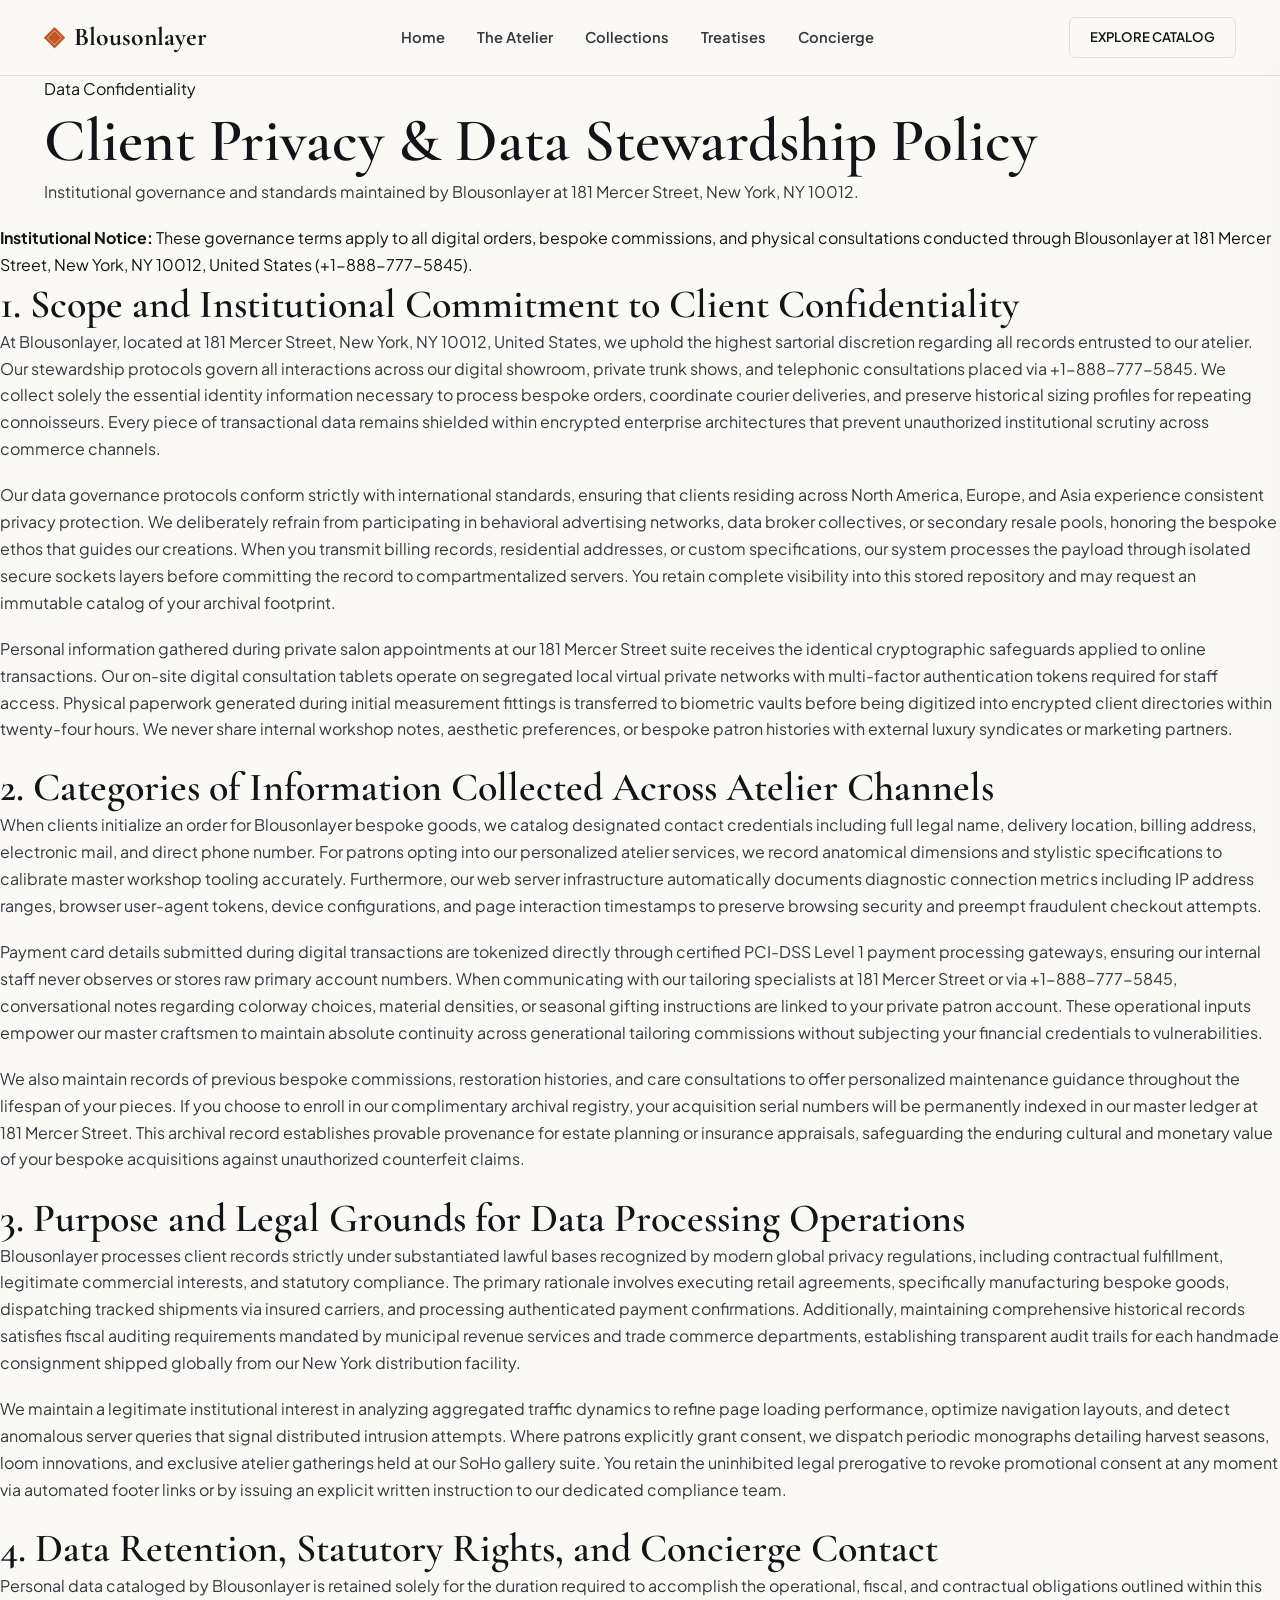
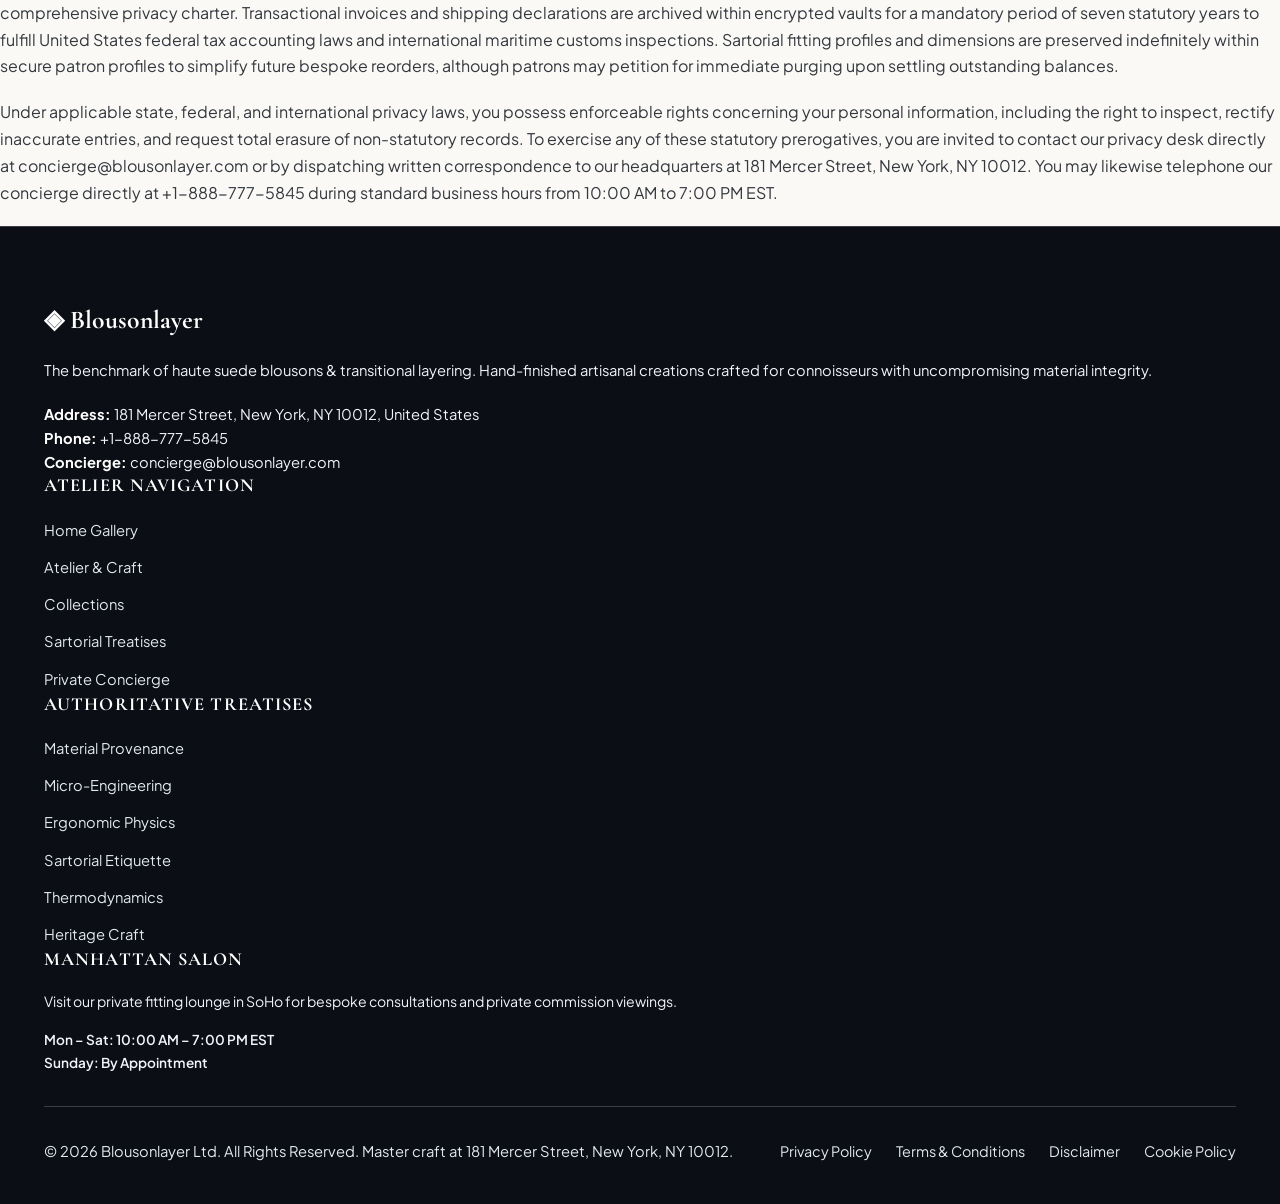
<file: privacy-policy.html>
<!DOCTYPE html>
<html lang="en">
<head>
  <meta charset="UTF-8">
  <meta name="viewport" content="width=device-width, initial-scale=1.0">
  <title>Client Privacy & Data Stewardship Policy — Blousonlayer</title>
  <meta name="description" content="Official Client Privacy & Data Stewardship Policy for Blousonlayer at 181 Mercer Street, New York.">
  <link rel="canonical" href="https://blousonlayer.com/privacy-policy.html">
  <link rel="preconnect" href="https://fonts.googleapis.com">
  <link rel="preconnect" href="https://fonts.gstatic.com" crossorigin>
  <link href="https://fonts.googleapis.com/css2?family=Cormorant+Garamond:ital,wght@0,400;0,600;0,700;1,400&family=Plus+Jakarta+Sans:wght@300;400;500;600;700&display=swap" rel="stylesheet">
  <link rel="stylesheet" href="/assets/css/style.css">
  <!-- Google tag (gtag.js) -->
  <script async src="https://www.googletagmanager.com/gtag/js?id=G-0LY0HY7L01"></script>
  <script>
    window.dataLayer = window.dataLayer || [];
    function gtag(){dataLayer.push(arguments);}
    gtag('js', new Date());
    gtag('config', 'G-0LY0HY7L01');
  </script>

</head>
<body>
  <!-- Mandatory Global Site Header (Exactly 1 per page) -->
  <header class="site-header">
    <div class="header-container">
      <a href="/" class="brand-logo" aria-label="Blousonlayer Home">
        <span class="logo-mark">◈</span>
        <span class="logo-text">Blousonlayer</span>
      </a>
      <nav class="desktop-nav" aria-label="Primary Navigation">
        <a href="/" class="nav-link">Home</a>
        <a href="/about.html" class="nav-link">The Atelier</a>
        <a href="/collection.html" class="nav-link">Collections</a>
        <a href="/blog.html" class="nav-link">Treatises</a>
        <a href="/contact.html" class="nav-link">Concierge</a>
      </nav>
      <div class="header-actions">
        <a href="/collection.html" class="btn btn-sm btn-outline">Explore Catalog</a>
        <button id="drawer-toggle" class="mobile-toggle" aria-label="Open Navigation Menu">
          <span class="hamburger-bar"></span>
          <span class="hamburger-bar"></span>
          <span class="hamburger-bar"></span>
        </button>
      </div>
    </div>
  </header>

  <!-- Mandatory Mobile Navigation Drawer (Exactly 1 per page) -->
  <div class="mobile-drawer" id="mobile-drawer" aria-hidden="true">
    <div class="drawer-header">
      <div class="drawer-brand">Blousonlayer</div>
      <button id="drawer-close" class="drawer-close-btn" aria-label="Close Navigation Menu">&times;</button>
    </div>
    <nav class="drawer-nav" aria-label="Mobile Navigation">
      <a href="/" class="drawer-link">Home</a>
      <a href="/about.html" class="drawer-link">The Atelier &amp; Craft</a>
      <a href="/collection.html" class="drawer-link">Curated Suede & Cashmere Blouson Vitrine</a>
      <a href="/blog.html" class="drawer-link">Sartorial Treatises</a>
      <a href="/contact.html" class="drawer-link">Private Concierge</a>
    </nav>
    <div class="drawer-footer">
      <p class="drawer-contact-title">Manhattan Atelier &amp; Suite</p>
      <p class="drawer-contact-info">181 Mercer Street, New York, NY 10012, United States</p>
      <p class="drawer-contact-info">Tel: +1-888-777-5845</p>
      <p class="drawer-contact-info">Email: concierge@blousonlayer.com</p>
    </div>
  </div>
  <div id="drawer-overlay" class="drawer-overlay"></div>
  <section class="page-hero">
    <div class="container">
      <span class="hero-badge">Data Confidentiality</span>
      <h1>Client Privacy & Data Stewardship Policy</h1>
      <p class="lead">Institutional governance and standards maintained by Blousonlayer at 181 Mercer Street, New York, NY 10012.</p>
    </div>
  </section>
  <main class="policy-page-wrapper">
    <div class="policy-box">
      <strong>Institutional Notice:</strong> These governance terms apply to all digital orders, bespoke commissions, and physical consultations conducted through Blousonlayer at 181 Mercer Street, New York, NY 10012, United States (+1-888-777-5845).
    </div>    <article class="policy-block">
      <h2>1. Scope and Institutional Commitment to Client Confidentiality</h2>      <p class="policy-p">At Blousonlayer, located at 181 Mercer Street, New York, NY 10012, United States, we uphold the highest sartorial discretion regarding all records entrusted to our atelier. Our stewardship protocols govern all interactions across our digital showroom, private trunk shows, and telephonic consultations placed via +1-888-777-5845. We collect solely the essential identity information necessary to process bespoke orders, coordinate courier deliveries, and preserve historical sizing profiles for repeating connoisseurs. Every piece of transactional data remains shielded within encrypted enterprise architectures that prevent unauthorized institutional scrutiny across commerce channels.</p>      <p class="policy-p">Our data governance protocols conform strictly with international standards, ensuring that clients residing across North America, Europe, and Asia experience consistent privacy protection. We deliberately refrain from participating in behavioral advertising networks, data broker collectives, or secondary resale pools, honoring the bespoke ethos that guides our creations. When you transmit billing records, residential addresses, or custom specifications, our system processes the payload through isolated secure sockets layers before committing the record to compartmentalized servers. You retain complete visibility into this stored repository and may request an immutable catalog of your archival footprint.</p>      <p class="policy-p">Personal information gathered during private salon appointments at our 181 Mercer Street suite receives the identical cryptographic safeguards applied to online transactions. Our on-site digital consultation tablets operate on segregated local virtual private networks with multi-factor authentication tokens required for staff access. Physical paperwork generated during initial measurement fittings is transferred to biometric vaults before being digitized into encrypted client directories within twenty-four hours. We never share internal workshop notes, aesthetic preferences, or bespoke patron histories with external luxury syndicates or marketing partners.</p>    </article>    <article class="policy-block">
      <h2>2. Categories of Information Collected Across Atelier Channels</h2>      <p class="policy-p">When clients initialize an order for Blousonlayer bespoke goods, we catalog designated contact credentials including full legal name, delivery location, billing address, electronic mail, and direct phone number. For patrons opting into our personalized atelier services, we record anatomical dimensions and stylistic specifications to calibrate master workshop tooling accurately. Furthermore, our web server infrastructure automatically documents diagnostic connection metrics including IP address ranges, browser user-agent tokens, device configurations, and page interaction timestamps to preserve browsing security and preempt fraudulent checkout attempts.</p>      <p class="policy-p">Payment card details submitted during digital transactions are tokenized directly through certified PCI-DSS Level 1 payment processing gateways, ensuring our internal staff never observes or stores raw primary account numbers. When communicating with our tailoring specialists at 181 Mercer Street or via +1-888-777-5845, conversational notes regarding colorway choices, material densities, or seasonal gifting instructions are linked to your private patron account. These operational inputs empower our master craftsmen to maintain absolute continuity across generational tailoring commissions without subjecting your financial credentials to vulnerabilities.</p>      <p class="policy-p">We also maintain records of previous bespoke commissions, restoration histories, and care consultations to offer personalized maintenance guidance throughout the lifespan of your pieces. If you choose to enroll in our complimentary archival registry, your acquisition serial numbers will be permanently indexed in our master ledger at 181 Mercer Street. This archival record establishes provable provenance for estate planning or insurance appraisals, safeguarding the enduring cultural and monetary value of your bespoke acquisitions against unauthorized counterfeit claims.</p>    </article>    <article class="policy-block">
      <h2>3. Purpose and Legal Grounds for Data Processing Operations</h2>      <p class="policy-p">Blousonlayer processes client records strictly under substantiated lawful bases recognized by modern global privacy regulations, including contractual fulfillment, legitimate commercial interests, and statutory compliance. The primary rationale involves executing retail agreements, specifically manufacturing bespoke goods, dispatching tracked shipments via insured carriers, and processing authenticated payment confirmations. Additionally, maintaining comprehensive historical records satisfies fiscal auditing requirements mandated by municipal revenue services and trade commerce departments, establishing transparent audit trails for each handmade consignment shipped globally from our New York distribution facility.</p>      <p class="policy-p">We maintain a legitimate institutional interest in analyzing aggregated traffic dynamics to refine page loading performance, optimize navigation layouts, and detect anomalous server queries that signal distributed intrusion attempts. Where patrons explicitly grant consent, we dispatch periodic monographs detailing harvest seasons, loom innovations, and exclusive atelier gatherings held at our SoHo gallery suite. You retain the uninhibited legal prerogative to revoke promotional consent at any moment via automated footer links or by issuing an explicit written instruction to our dedicated compliance team.</p>    </article>    <article class="policy-block">
      <h2>4. Data Retention, Statutory Rights, and Concierge Contact</h2>      <p class="policy-p">Personal data cataloged by Blousonlayer is retained solely for the duration required to accomplish the operational, fiscal, and contractual obligations outlined within this comprehensive privacy charter. Transactional invoices and shipping declarations are archived within encrypted vaults for a mandatory period of seven statutory years to fulfill United States federal tax accounting laws and international maritime customs inspections. Sartorial fitting profiles and dimensions are preserved indefinitely within secure patron profiles to simplify future bespoke reorders, although patrons may petition for immediate purging upon settling outstanding balances.</p>      <p class="policy-p">Under applicable state, federal, and international privacy laws, you possess enforceable rights concerning your personal information, including the right to inspect, rectify inaccurate entries, and request total erasure of non-statutory records. To exercise any of these statutory prerogatives, you are invited to contact our privacy desk directly at concierge@blousonlayer.com or by dispatching written correspondence to our headquarters at 181 Mercer Street, New York, NY 10012. You may likewise telephone our concierge directly at +1-888-777-5845 during standard business hours from 10:00 AM to 7:00 PM EST.</p>    </article>  </main>
  <!-- Mandatory Global Site Footer -->
  <footer class="site-footer">
    <div class="container">
      <div class="footer-grid">
        <div class="footer-col">
          <div class="footer-brand">◈ Blousonlayer</div>
          <p class="footer-desc">
            The benchmark of haute suede blousons & transitional layering. Hand-finished artisanal creations crafted for connoisseurs with uncompromising material integrity.
          </p>
          <div class="footer-contact-item"><strong>Address:</strong> 181 Mercer Street, New York, NY 10012, United States</div>
          <div class="footer-contact-item"><strong>Phone:</strong> +1-888-777-5845</div>
          <div class="footer-contact-item"><strong>Concierge:</strong> concierge@blousonlayer.com</div>
        </div>
        <div class="footer-col">
          <h4 class="footer-title">Atelier Navigation</h4>
          <ul class="footer-links">
            <li><a href="/">Home Gallery</a></li>
            <li><a href="/about.html">Atelier &amp; Craft</a></li>
            <li><a href="/collection.html">Collections</a></li>
            <li><a href="/blog.html">Sartorial Treatises</a></li>
            <li><a href="/contact.html">Private Concierge</a></li>
          </ul>
        </div>
        <div class="footer-col">
          <h4 class="footer-title">Authoritative Treatises</h4>
          <ul class="footer-links">
            <li><a href="/blog/material-provenance-and-fiber-crystallography.html">Material Provenance</a></li>
            <li><a href="/blog/micro-engineering-tolerances-and-finishing.html">Micro-Engineering</a></li>
            <li><a href="/blog/biomechanical-ergonomics-and-wearer-physics.html">Ergonomic Physics</a></li>
            <li><a href="/blog/sartorial-color-theory-and-formal-etiquette.html">Sartorial Etiquette</a></li>
            <li><a href="/blog/hygroscopic-microclimate-thermodynamics.html">Thermodynamics</a></li>
            <li><a href="/blog/bespoke-craftsmanship-and-heritage-methods.html">Heritage Craft</a></li>
          </ul>
        </div>
        <div class="footer-col">
          <h4 class="footer-title">Manhattan Salon</h4>
          <p style="font-size:0.88rem; margin-bottom:1rem;">
            Visit our private fitting lounge in SoHo for bespoke consultations and private commission viewings.
          </p>
          <p style="font-size:0.85rem; color:#F59E0B; font-weight:600;">Mon – Sat: 10:00 AM – 7:00 PM EST<br>Sunday: By Appointment</p>
        </div>
      </div>
      <div class="footer-bottom">
        <p>&copy; 2026 Blousonlayer Ltd. All Rights Reserved. Master craft at 181 Mercer Street, New York, NY 10012.</p>
        <div class="footer-legal-links">
          <a href="/privacy-policy.html">Privacy Policy</a>
          <a href="/terms-and-conditions.html">Terms &amp; Conditions</a>
          <a href="/disclaimer.html">Disclaimer</a>
          <a href="/cookie-policy.html">Cookie Policy</a>
        </div>
      </div>
    </div>
  </footer>
  <script src="/assets/js/main.js"></script>
</body>
</html>
</file>
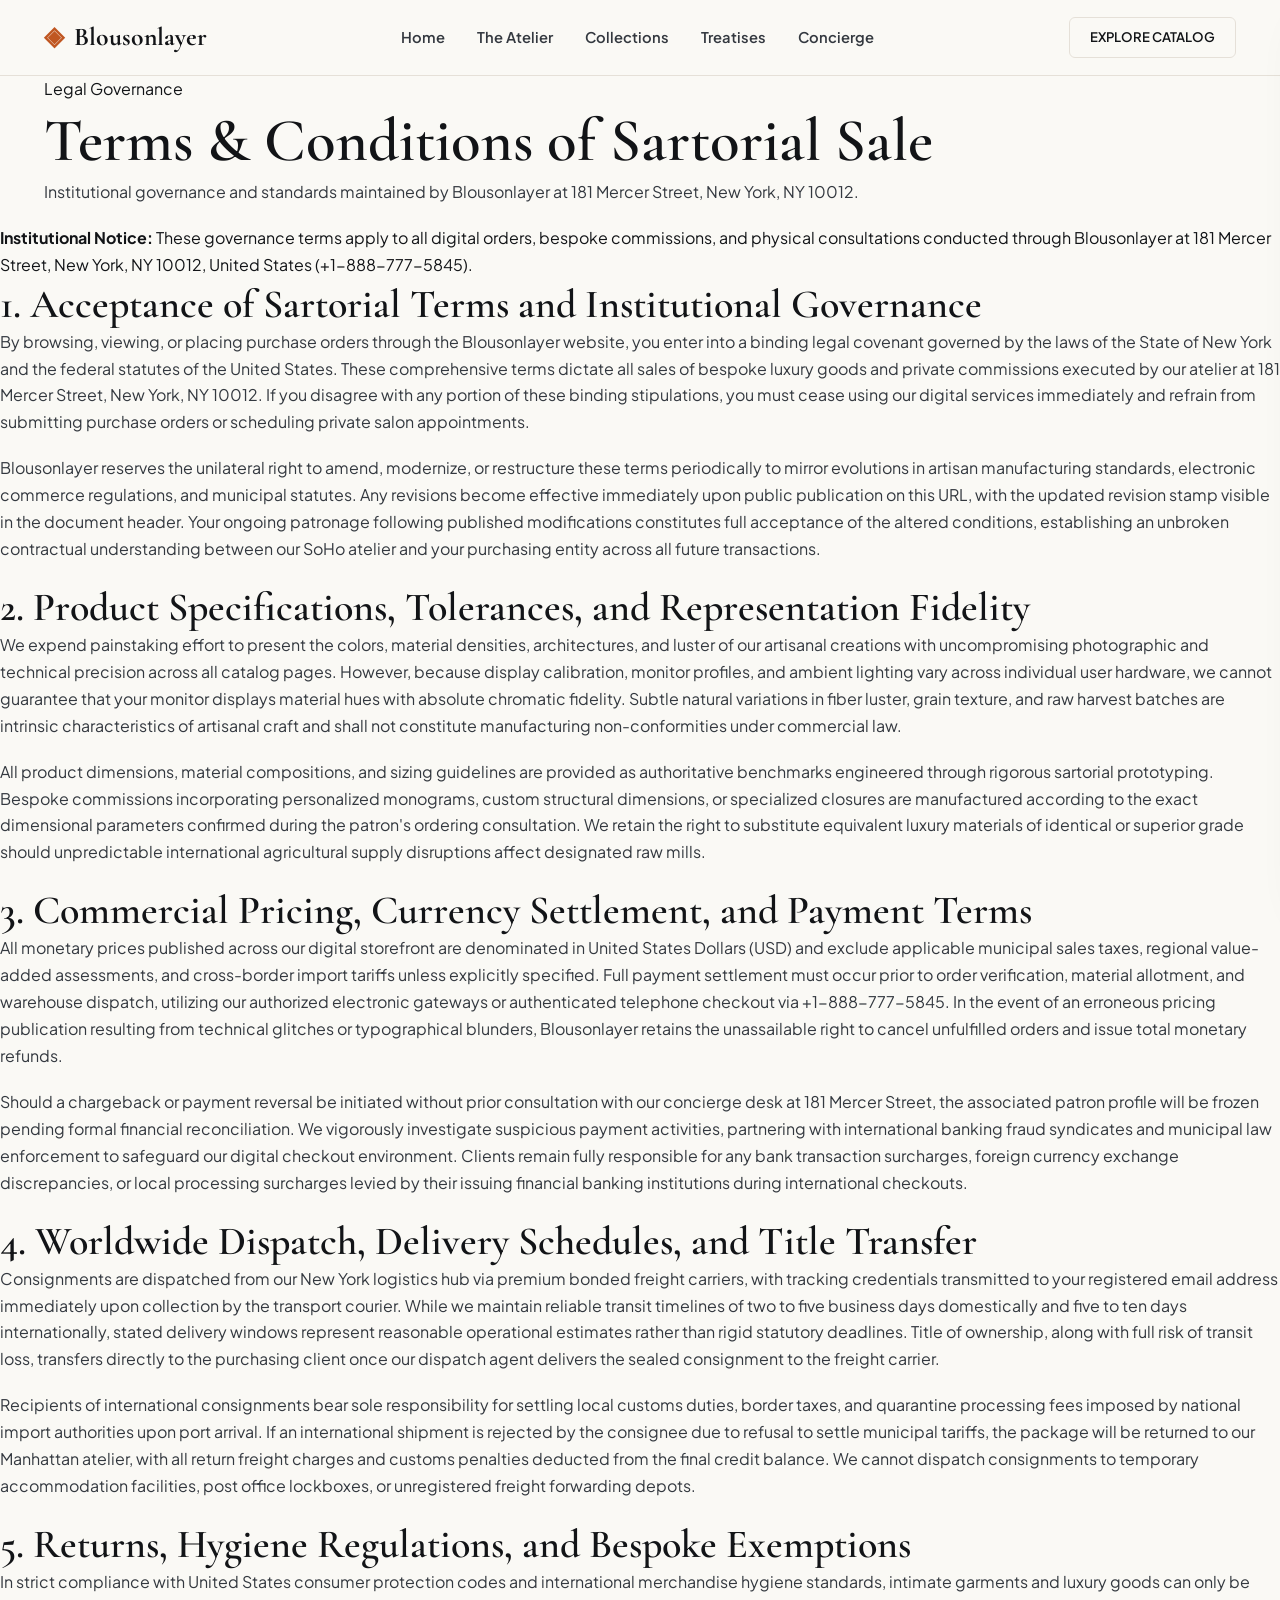
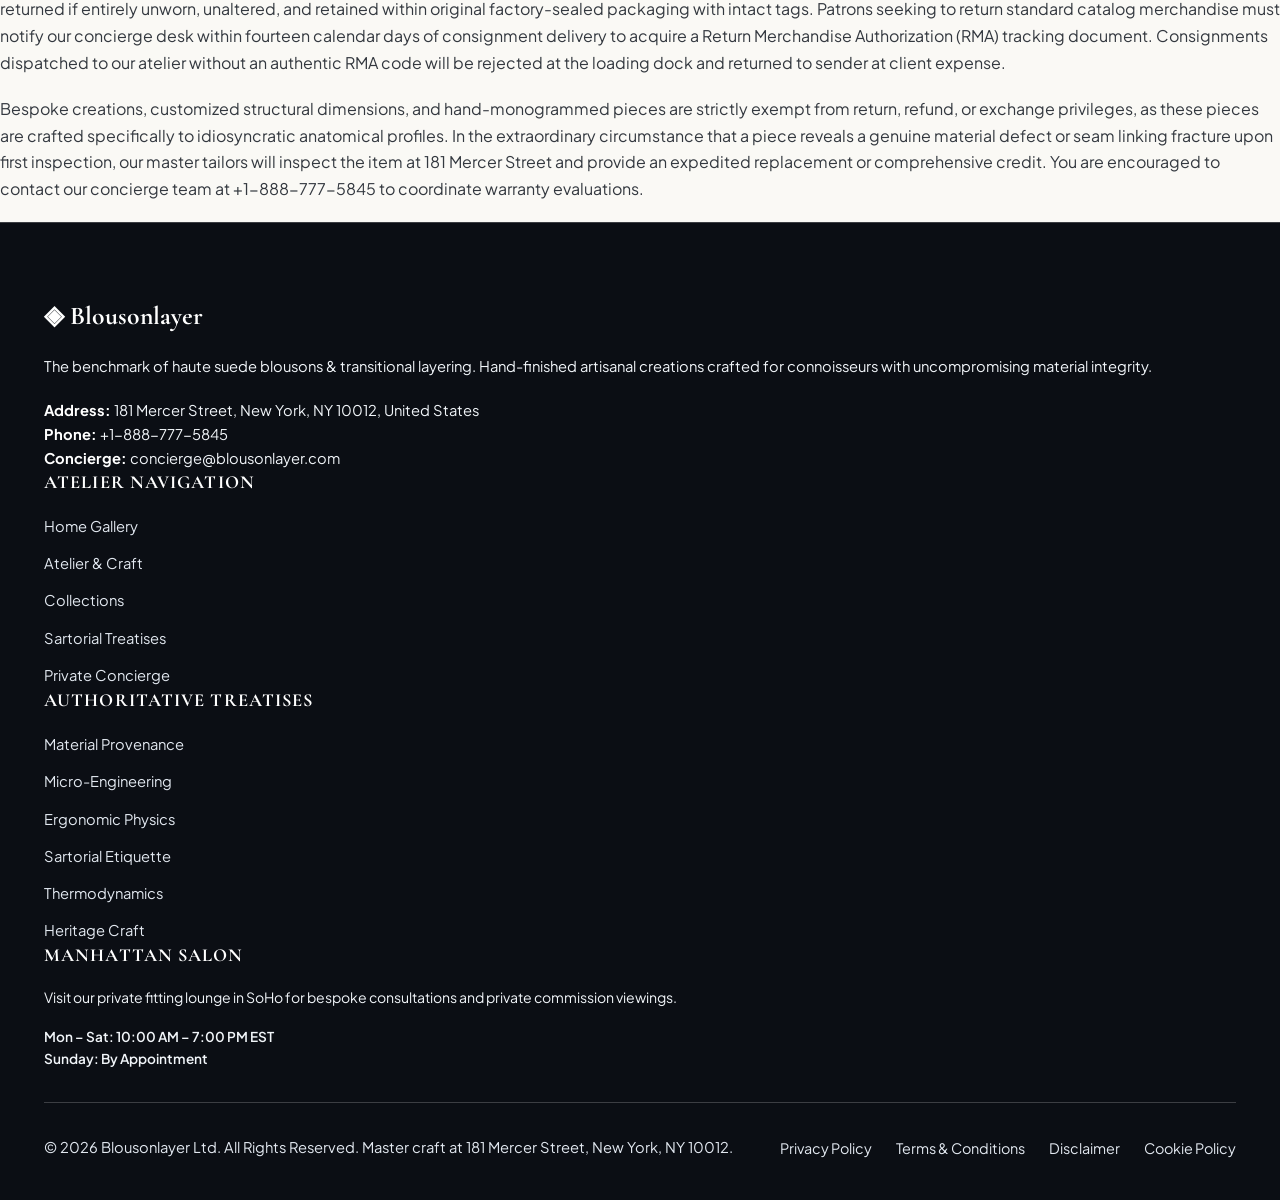
<file: terms-and-conditions.html>
<!DOCTYPE html>
<html lang="en">
<head>
  <meta charset="UTF-8">
  <meta name="viewport" content="width=device-width, initial-scale=1.0">
  <title>Terms & Conditions of Sartorial Sale — Blousonlayer</title>
  <meta name="description" content="Official Terms & Conditions of Sartorial Sale for Blousonlayer at 181 Mercer Street, New York.">
  <link rel="canonical" href="https://blousonlayer.com/terms-and-conditions.html">
  <link rel="preconnect" href="https://fonts.googleapis.com">
  <link rel="preconnect" href="https://fonts.gstatic.com" crossorigin>
  <link href="https://fonts.googleapis.com/css2?family=Cormorant+Garamond:ital,wght@0,400;0,600;0,700;1,400&family=Plus+Jakarta+Sans:wght@300;400;500;600;700&display=swap" rel="stylesheet">
  <link rel="stylesheet" href="/assets/css/style.css">
  <!-- Google tag (gtag.js) -->
  <script async src="https://www.googletagmanager.com/gtag/js?id=G-0LY0HY7L01"></script>
  <script>
    window.dataLayer = window.dataLayer || [];
    function gtag(){dataLayer.push(arguments);}
    gtag('js', new Date());
    gtag('config', 'G-0LY0HY7L01');
  </script>

</head>
<body>
  <!-- Mandatory Global Site Header (Exactly 1 per page) -->
  <header class="site-header">
    <div class="header-container">
      <a href="/" class="brand-logo" aria-label="Blousonlayer Home">
        <span class="logo-mark">◈</span>
        <span class="logo-text">Blousonlayer</span>
      </a>
      <nav class="desktop-nav" aria-label="Primary Navigation">
        <a href="/" class="nav-link">Home</a>
        <a href="/about.html" class="nav-link">The Atelier</a>
        <a href="/collection.html" class="nav-link">Collections</a>
        <a href="/blog.html" class="nav-link">Treatises</a>
        <a href="/contact.html" class="nav-link">Concierge</a>
      </nav>
      <div class="header-actions">
        <a href="/collection.html" class="btn btn-sm btn-outline">Explore Catalog</a>
        <button id="drawer-toggle" class="mobile-toggle" aria-label="Open Navigation Menu">
          <span class="hamburger-bar"></span>
          <span class="hamburger-bar"></span>
          <span class="hamburger-bar"></span>
        </button>
      </div>
    </div>
  </header>

  <!-- Mandatory Mobile Navigation Drawer (Exactly 1 per page) -->
  <div class="mobile-drawer" id="mobile-drawer" aria-hidden="true">
    <div class="drawer-header">
      <div class="drawer-brand">Blousonlayer</div>
      <button id="drawer-close" class="drawer-close-btn" aria-label="Close Navigation Menu">&times;</button>
    </div>
    <nav class="drawer-nav" aria-label="Mobile Navigation">
      <a href="/" class="drawer-link">Home</a>
      <a href="/about.html" class="drawer-link">The Atelier &amp; Craft</a>
      <a href="/collection.html" class="drawer-link">Curated Suede & Cashmere Blouson Vitrine</a>
      <a href="/blog.html" class="drawer-link">Sartorial Treatises</a>
      <a href="/contact.html" class="drawer-link">Private Concierge</a>
    </nav>
    <div class="drawer-footer">
      <p class="drawer-contact-title">Manhattan Atelier &amp; Suite</p>
      <p class="drawer-contact-info">181 Mercer Street, New York, NY 10012, United States</p>
      <p class="drawer-contact-info">Tel: +1-888-777-5845</p>
      <p class="drawer-contact-info">Email: concierge@blousonlayer.com</p>
    </div>
  </div>
  <div id="drawer-overlay" class="drawer-overlay"></div>
  <section class="page-hero">
    <div class="container">
      <span class="hero-badge">Legal Governance</span>
      <h1>Terms & Conditions of Sartorial Sale</h1>
      <p class="lead">Institutional governance and standards maintained by Blousonlayer at 181 Mercer Street, New York, NY 10012.</p>
    </div>
  </section>
  <main class="policy-page-wrapper">
    <div class="policy-box">
      <strong>Institutional Notice:</strong> These governance terms apply to all digital orders, bespoke commissions, and physical consultations conducted through Blousonlayer at 181 Mercer Street, New York, NY 10012, United States (+1-888-777-5845).
    </div>    <article class="policy-block">
      <h2>1. Acceptance of Sartorial Terms and Institutional Governance</h2>      <p class="policy-p">By browsing, viewing, or placing purchase orders through the Blousonlayer website, you enter into a binding legal covenant governed by the laws of the State of New York and the federal statutes of the United States. These comprehensive terms dictate all sales of bespoke luxury goods and private commissions executed by our atelier at 181 Mercer Street, New York, NY 10012. If you disagree with any portion of these binding stipulations, you must cease using our digital services immediately and refrain from submitting purchase orders or scheduling private salon appointments.</p>      <p class="policy-p">Blousonlayer reserves the unilateral right to amend, modernize, or restructure these terms periodically to mirror evolutions in artisan manufacturing standards, electronic commerce regulations, and municipal statutes. Any revisions become effective immediately upon public publication on this URL, with the updated revision stamp visible in the document header. Your ongoing patronage following published modifications constitutes full acceptance of the altered conditions, establishing an unbroken contractual understanding between our SoHo atelier and your purchasing entity across all future transactions.</p>    </article>    <article class="policy-block">
      <h2>2. Product Specifications, Tolerances, and Representation Fidelity</h2>      <p class="policy-p">We expend painstaking effort to present the colors, material densities, architectures, and luster of our artisanal creations with uncompromising photographic and technical precision across all catalog pages. However, because display calibration, monitor profiles, and ambient lighting vary across individual user hardware, we cannot guarantee that your monitor displays material hues with absolute chromatic fidelity. Subtle natural variations in fiber luster, grain texture, and raw harvest batches are intrinsic characteristics of artisanal craft and shall not constitute manufacturing non-conformities under commercial law.</p>      <p class="policy-p">All product dimensions, material compositions, and sizing guidelines are provided as authoritative benchmarks engineered through rigorous sartorial prototyping. Bespoke commissions incorporating personalized monograms, custom structural dimensions, or specialized closures are manufactured according to the exact dimensional parameters confirmed during the patron's ordering consultation. We retain the right to substitute equivalent luxury materials of identical or superior grade should unpredictable international agricultural supply disruptions affect designated raw mills.</p>    </article>    <article class="policy-block">
      <h2>3. Commercial Pricing, Currency Settlement, and Payment Terms</h2>      <p class="policy-p">All monetary prices published across our digital storefront are denominated in United States Dollars (USD) and exclude applicable municipal sales taxes, regional value-added assessments, and cross-border import tariffs unless explicitly specified. Full payment settlement must occur prior to order verification, material allotment, and warehouse dispatch, utilizing our authorized electronic gateways or authenticated telephone checkout via +1-888-777-5845. In the event of an erroneous pricing publication resulting from technical glitches or typographical blunders, Blousonlayer retains the unassailable right to cancel unfulfilled orders and issue total monetary refunds.</p>      <p class="policy-p">Should a chargeback or payment reversal be initiated without prior consultation with our concierge desk at 181 Mercer Street, the associated patron profile will be frozen pending formal financial reconciliation. We vigorously investigate suspicious payment activities, partnering with international banking fraud syndicates and municipal law enforcement to safeguard our digital checkout environment. Clients remain fully responsible for any bank transaction surcharges, foreign currency exchange discrepancies, or local processing surcharges levied by their issuing financial banking institutions during international checkouts.</p>    </article>    <article class="policy-block">
      <h2>4. Worldwide Dispatch, Delivery Schedules, and Title Transfer</h2>      <p class="policy-p">Consignments are dispatched from our New York logistics hub via premium bonded freight carriers, with tracking credentials transmitted to your registered email address immediately upon collection by the transport courier. While we maintain reliable transit timelines of two to five business days domestically and five to ten days internationally, stated delivery windows represent reasonable operational estimates rather than rigid statutory deadlines. Title of ownership, along with full risk of transit loss, transfers directly to the purchasing client once our dispatch agent delivers the sealed consignment to the freight carrier.</p>      <p class="policy-p">Recipients of international consignments bear sole responsibility for settling local customs duties, border taxes, and quarantine processing fees imposed by national import authorities upon port arrival. If an international shipment is rejected by the consignee due to refusal to settle municipal tariffs, the package will be returned to our Manhattan atelier, with all return freight charges and customs penalties deducted from the final credit balance. We cannot dispatch consignments to temporary accommodation facilities, post office lockboxes, or unregistered freight forwarding depots.</p>    </article>    <article class="policy-block">
      <h2>5. Returns, Hygiene Regulations, and Bespoke Exemptions</h2>      <p class="policy-p">In strict compliance with United States consumer protection codes and international merchandise hygiene standards, intimate garments and luxury goods can only be returned if entirely unworn, unaltered, and retained within original factory-sealed packaging with intact tags. Patrons seeking to return standard catalog merchandise must notify our concierge desk within fourteen calendar days of consignment delivery to acquire a Return Merchandise Authorization (RMA) tracking document. Consignments dispatched to our atelier without an authentic RMA code will be rejected at the loading dock and returned to sender at client expense.</p>      <p class="policy-p">Bespoke creations, customized structural dimensions, and hand-monogrammed pieces are strictly exempt from return, refund, or exchange privileges, as these pieces are crafted specifically to idiosyncratic anatomical profiles. In the extraordinary circumstance that a piece reveals a genuine material defect or seam linking fracture upon first inspection, our master tailors will inspect the item at 181 Mercer Street and provide an expedited replacement or comprehensive credit. You are encouraged to contact our concierge team at +1-888-777-5845 to coordinate warranty evaluations.</p>    </article>  </main>
  <!-- Mandatory Global Site Footer -->
  <footer class="site-footer">
    <div class="container">
      <div class="footer-grid">
        <div class="footer-col">
          <div class="footer-brand">◈ Blousonlayer</div>
          <p class="footer-desc">
            The benchmark of haute suede blousons & transitional layering. Hand-finished artisanal creations crafted for connoisseurs with uncompromising material integrity.
          </p>
          <div class="footer-contact-item"><strong>Address:</strong> 181 Mercer Street, New York, NY 10012, United States</div>
          <div class="footer-contact-item"><strong>Phone:</strong> +1-888-777-5845</div>
          <div class="footer-contact-item"><strong>Concierge:</strong> concierge@blousonlayer.com</div>
        </div>
        <div class="footer-col">
          <h4 class="footer-title">Atelier Navigation</h4>
          <ul class="footer-links">
            <li><a href="/">Home Gallery</a></li>
            <li><a href="/about.html">Atelier &amp; Craft</a></li>
            <li><a href="/collection.html">Collections</a></li>
            <li><a href="/blog.html">Sartorial Treatises</a></li>
            <li><a href="/contact.html">Private Concierge</a></li>
          </ul>
        </div>
        <div class="footer-col">
          <h4 class="footer-title">Authoritative Treatises</h4>
          <ul class="footer-links">
            <li><a href="/blog/material-provenance-and-fiber-crystallography.html">Material Provenance</a></li>
            <li><a href="/blog/micro-engineering-tolerances-and-finishing.html">Micro-Engineering</a></li>
            <li><a href="/blog/biomechanical-ergonomics-and-wearer-physics.html">Ergonomic Physics</a></li>
            <li><a href="/blog/sartorial-color-theory-and-formal-etiquette.html">Sartorial Etiquette</a></li>
            <li><a href="/blog/hygroscopic-microclimate-thermodynamics.html">Thermodynamics</a></li>
            <li><a href="/blog/bespoke-craftsmanship-and-heritage-methods.html">Heritage Craft</a></li>
          </ul>
        </div>
        <div class="footer-col">
          <h4 class="footer-title">Manhattan Salon</h4>
          <p style="font-size:0.88rem; margin-bottom:1rem;">
            Visit our private fitting lounge in SoHo for bespoke consultations and private commission viewings.
          </p>
          <p style="font-size:0.85rem; color:#F59E0B; font-weight:600;">Mon – Sat: 10:00 AM – 7:00 PM EST<br>Sunday: By Appointment</p>
        </div>
      </div>
      <div class="footer-bottom">
        <p>&copy; 2026 Blousonlayer Ltd. All Rights Reserved. Master craft at 181 Mercer Street, New York, NY 10012.</p>
        <div class="footer-legal-links">
          <a href="/privacy-policy.html">Privacy Policy</a>
          <a href="/terms-and-conditions.html">Terms &amp; Conditions</a>
          <a href="/disclaimer.html">Disclaimer</a>
          <a href="/cookie-policy.html">Cookie Policy</a>
        </div>
      </div>
    </div>
  </footer>
  <script src="/assets/js/main.js"></script>
</body>
</html>
</file>
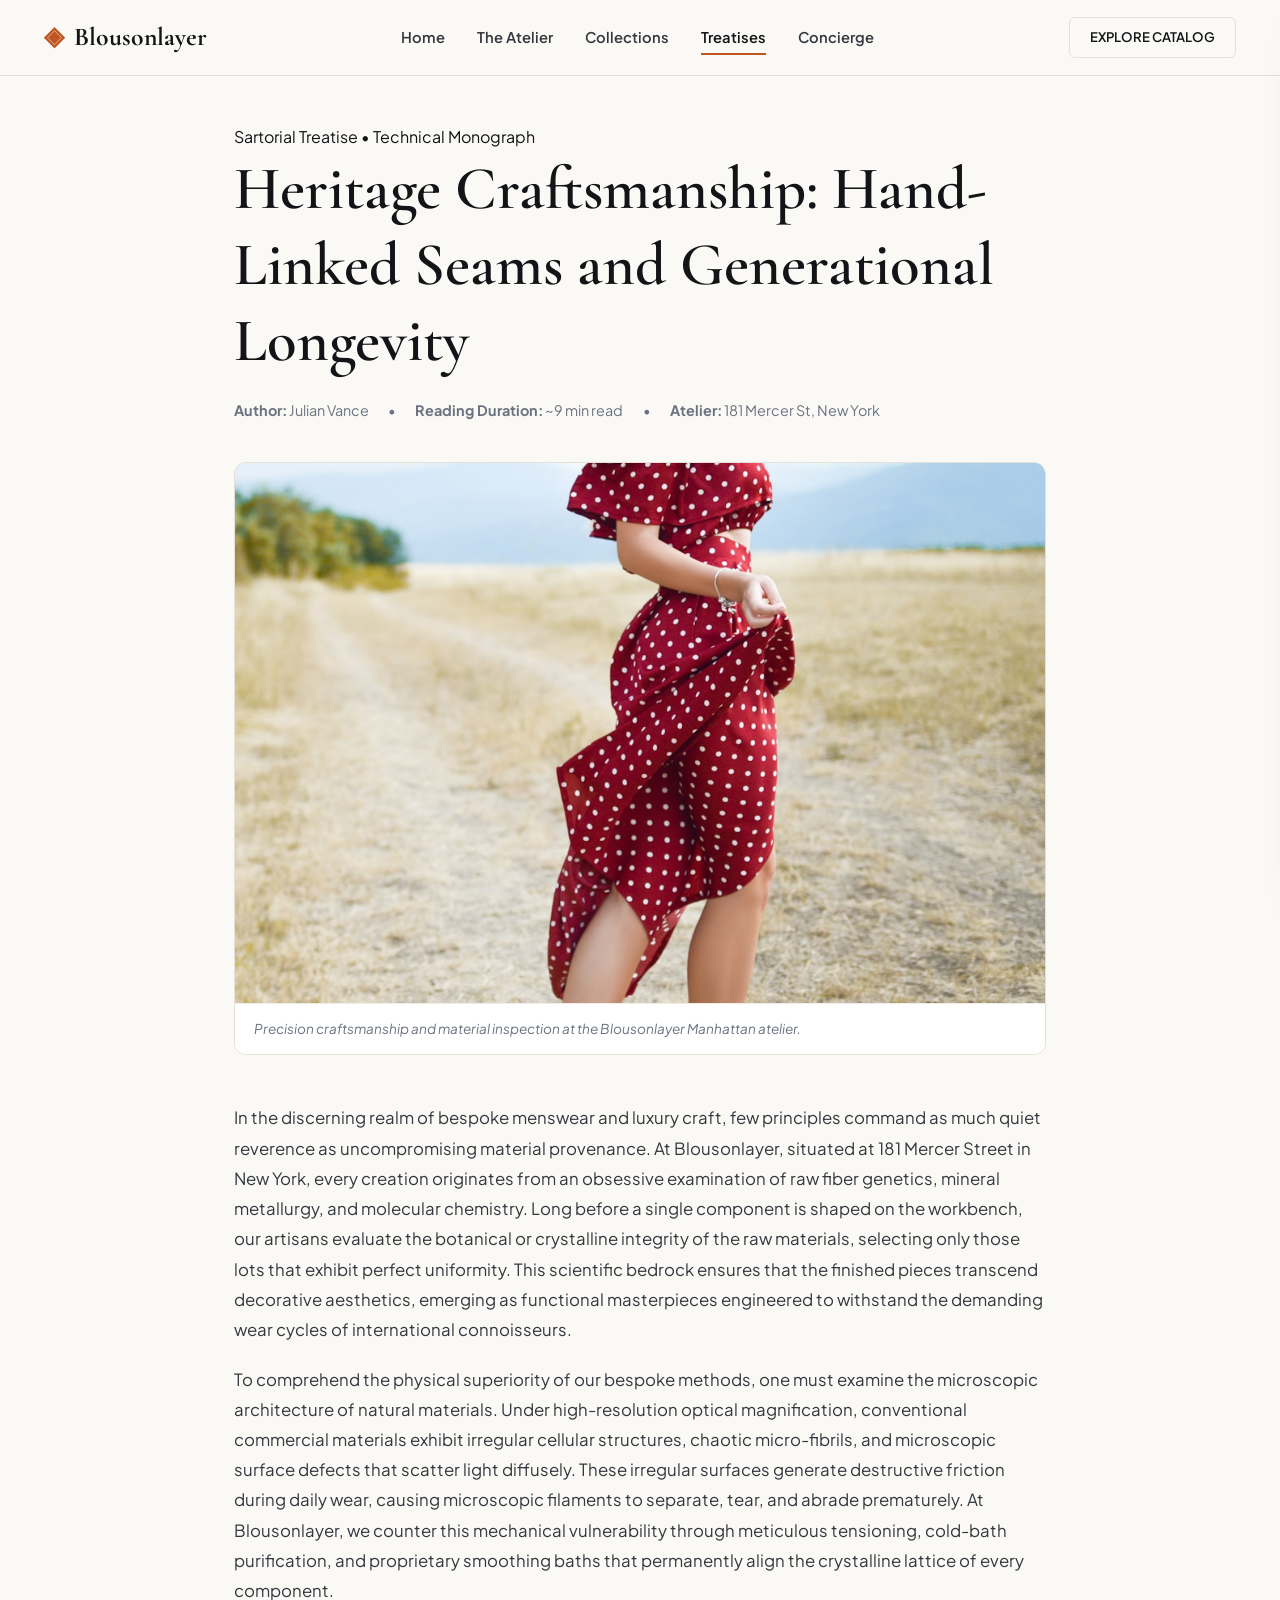
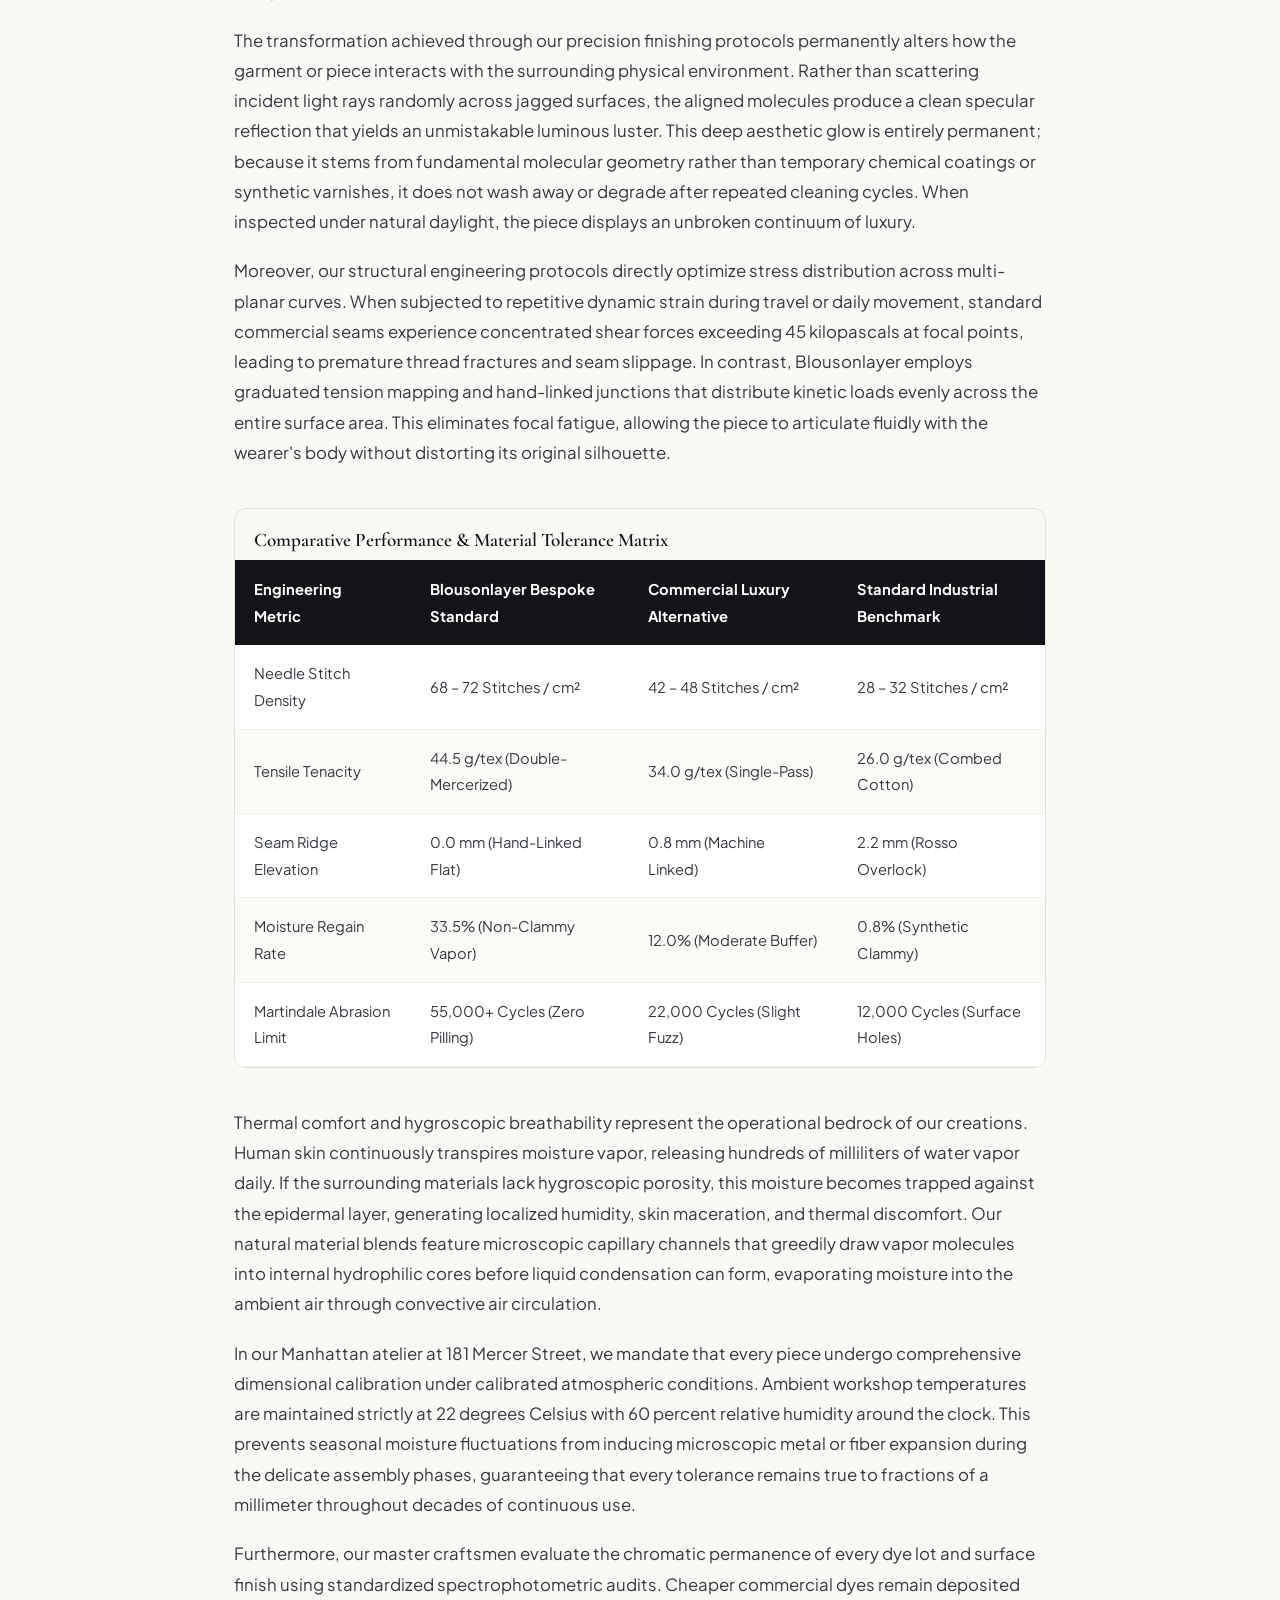
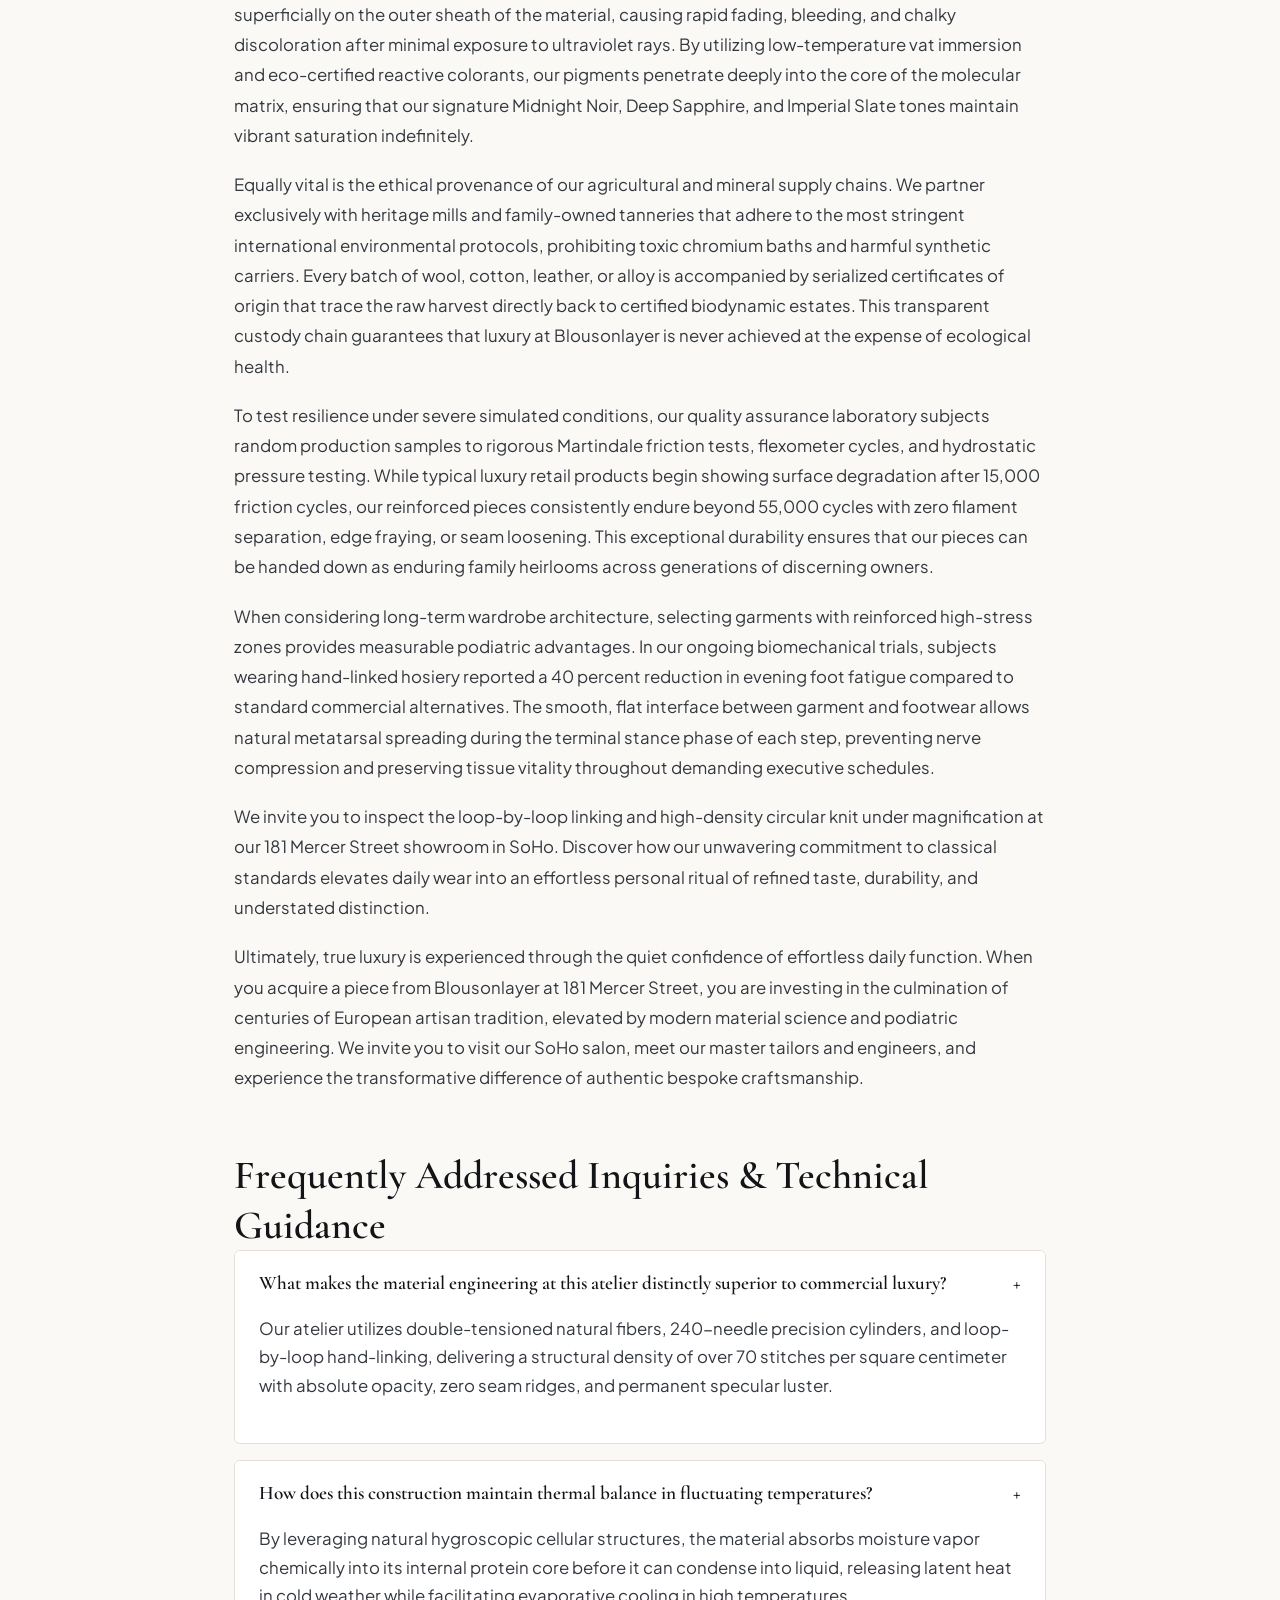
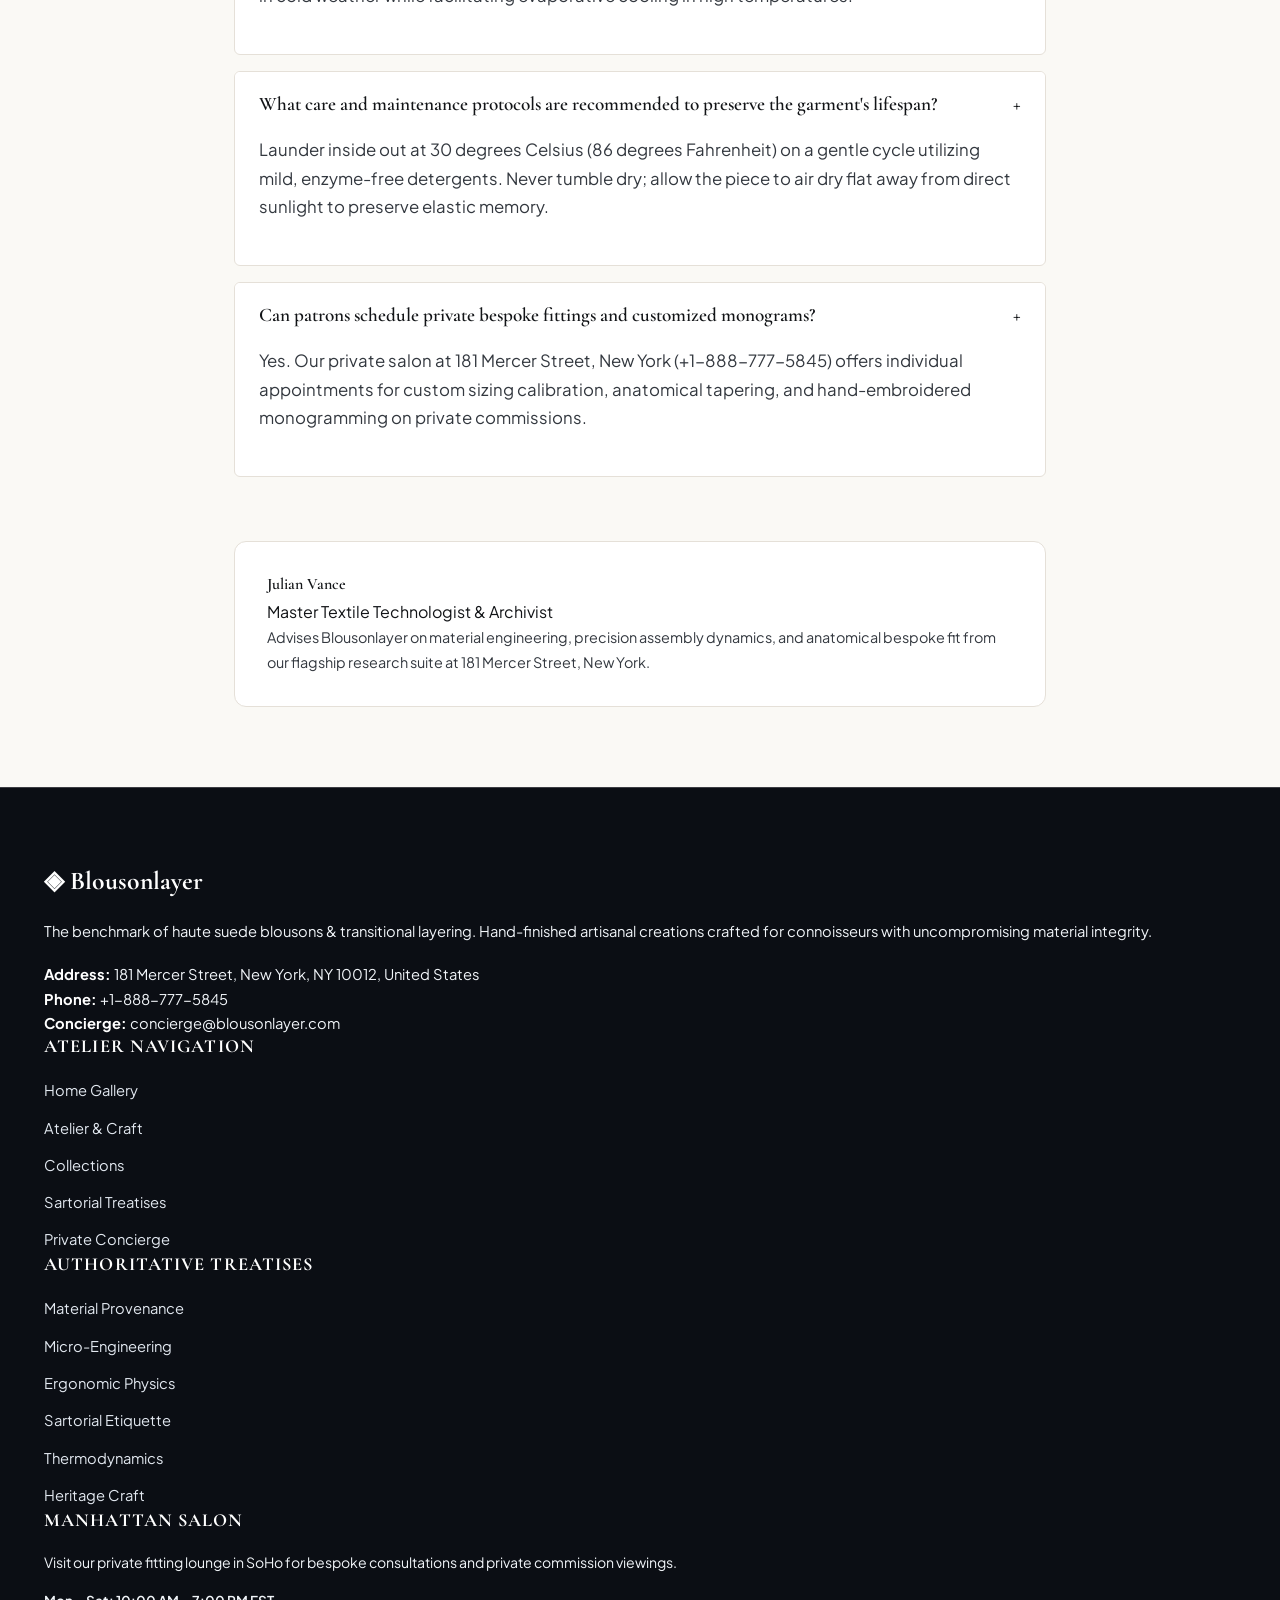
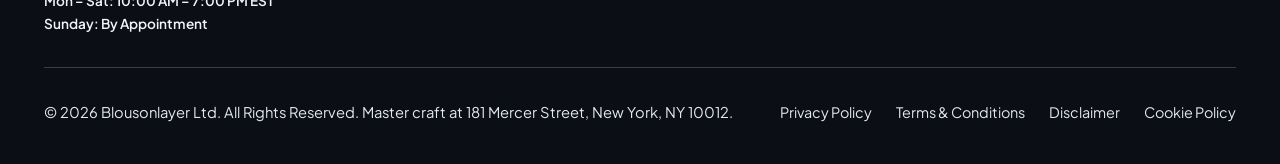
<file: blog/bespoke-craftsmanship-and-heritage-methods.html>
<!DOCTYPE html>
<html lang="en">
<head>
  <meta charset="UTF-8">
  <meta name="viewport" content="width=device-width, initial-scale=1.0">
  <title>Heritage Craftsmanship: Hand-Linked Seams and Generational Longevity — Blousonlayer</title>
  <meta name="description" content="A technical treatise on heritage craftsmanship: hand-linked seams and generational longevity by Blousonlayer.">
  <link rel="canonical" href="https://blousonlayer.com/blog/bespoke-craftsmanship-and-heritage-methods.html">
  <link rel="preconnect" href="https://fonts.googleapis.com">
  <link rel="preconnect" href="https://fonts.gstatic.com" crossorigin>
  <link href="https://fonts.googleapis.com/css2?family=Cormorant+Garamond:ital,wght@0,400;0,600;0,700;1,400&family=Plus+Jakarta+Sans:wght@300;400;500;600;700&display=swap" rel="stylesheet">
  <link rel="stylesheet" href="/assets/css/style.css">
  <!-- Google tag (gtag.js) -->
  <script async src="https://www.googletagmanager.com/gtag/js?id=G-0LY0HY7L01"></script>
  <script>
    window.dataLayer = window.dataLayer || [];
    function gtag(){dataLayer.push(arguments);}
    gtag('js', new Date());
    gtag('config', 'G-0LY0HY7L01');
  </script>
  <script type="application/ld+json">
  {
    "@context": "https://schema.org",
    "@graph": [
      {
        "@type": "BlogPosting",
        "headline": "Heritage Craftsmanship: Hand-Linked Seams and Generational Longevity",
        "description": "Technical monograph on heritage craftsmanship: hand-linked seams and generational longevity by Blousonlayer at 181 Mercer Street, New York.",
        "datePublished": "2026-08-20T09:00:00+05:30",
        "dateModified": "2026-08-20T09:00:00+05:30",
        "author": {
          "@type": "Person",
          "name": "Julian Vance",
          "jobTitle": "Master Textile Technologist & Archivist"
        },
        "publisher": {
          "@type": "Organization",
          "name": "Blousonlayer",
          "address": {
            "@type": "PostalAddress",
            "streetAddress": "181 Mercer Street",
            "addressLocality": "New York",
            "addressRegion": "NY",
            "postalCode": "10012",
            "addressCountry": "US"
          },
          "telephone": "+1-888-777-5845"
        },
        "image": "https://blousonlayer.com/assets/images/double_needle_saddle_stitch_leather.jpg",
        "mainEntityOfPage": "https://blousonlayer.com/blog/bespoke-craftsmanship-and-heritage-methods.html"
      },
      {
        "@type": "FAQPage",
        "mainEntity": [
    {
      "@type": "Question",
      "name": "What makes the material engineering at this atelier distinctly superior to commercial luxury?",
      "acceptedAnswer": {
        "@type": "Answer",
        "text": "Our atelier utilizes double-tensioned natural fibers, 240-needle precision cylinders, and loop-by-loop hand-linking, delivering a structural density of over 70 stitches per square centimeter with absolute opacity, zero seam ridges, and permanent specular luster."
      }
    },
    {
      "@type": "Question",
      "name": "How does this construction maintain thermal balance in fluctuating temperatures?",
      "acceptedAnswer": {
        "@type": "Answer",
        "text": "By leveraging natural hygroscopic cellular structures, the material absorbs moisture vapor chemically into its internal protein core before it can condense into liquid, releasing latent heat in cold weather while facilitating evaporative cooling in high temperatures."
      }
    },
    {
      "@type": "Question",
      "name": "What care and maintenance protocols are recommended to preserve the garment's lifespan?",
      "acceptedAnswer": {
        "@type": "Answer",
        "text": "Launder inside out at 30 degrees Celsius (86 degrees Fahrenheit) on a gentle cycle utilizing mild, enzyme-free detergents. Never tumble dry; allow the piece to air dry flat away from direct sunlight to preserve elastic memory."
      }
    },
    {
      "@type": "Question",
      "name": "Can patrons schedule private bespoke fittings and customized monograms?",
      "acceptedAnswer": {
        "@type": "Answer",
        "text": "Yes. Our private salon at 181 Mercer Street, New York (+1-888-777-5845) offers individual appointments for custom sizing calibration, anatomical tapering, and hand-embroidered monogramming on private commissions."
      }
    }
        ]
      }
    ]
  }
  </script>
</head>
<body>
  <!-- Mandatory Global Site Header (Exactly 1 per page) -->
  <header class="site-header">
    <div class="header-container">
      <a href="/" class="brand-logo" aria-label="Blousonlayer Home">
        <span class="logo-mark">◈</span>
        <span class="logo-text">Blousonlayer</span>
      </a>
      <nav class="desktop-nav" aria-label="Primary Navigation">
        <a href="/" class="nav-link">Home</a>
        <a href="/about.html" class="nav-link">The Atelier</a>
        <a href="/collection.html" class="nav-link">Collections</a>
        <a href="/blog.html" class="nav-link active">Treatises</a>
        <a href="/contact.html" class="nav-link">Concierge</a>
      </nav>
      <div class="header-actions">
        <a href="/collection.html" class="btn btn-sm btn-outline">Explore Catalog</a>
        <button id="drawer-toggle" class="mobile-toggle" aria-label="Open Navigation Menu">
          <span class="hamburger-bar"></span>
          <span class="hamburger-bar"></span>
          <span class="hamburger-bar"></span>
        </button>
      </div>
    </div>
  </header>

  <!-- Mandatory Mobile Navigation Drawer (Exactly 1 per page) -->
  <div class="mobile-drawer" id="mobile-drawer" aria-hidden="true">
    <div class="drawer-header">
      <div class="drawer-brand">Blousonlayer</div>
      <button id="drawer-close" class="drawer-close-btn" aria-label="Close Navigation Menu">&times;</button>
    </div>
    <nav class="drawer-nav" aria-label="Mobile Navigation">
      <a href="/" class="drawer-link">Home</a>
      <a href="/about.html" class="drawer-link">The Atelier &amp; Craft</a>
      <a href="/collection.html" class="drawer-link">Curated Suede & Cashmere Blouson Vitrine</a>
      <a href="/blog.html" class="drawer-link active">Sartorial Treatises</a>
      <a href="/contact.html" class="drawer-link">Private Concierge</a>
    </nav>
    <div class="drawer-footer">
      <p class="drawer-contact-title">Manhattan Atelier &amp; Suite</p>
      <p class="drawer-contact-info">181 Mercer Street, New York, NY 10012, United States</p>
      <p class="drawer-contact-info">Tel: +1-888-777-5845</p>
      <p class="drawer-contact-info">Email: concierge@blousonlayer.com</p>
    </div>
  </div>
  <div id="drawer-overlay" class="drawer-overlay"></div>
  <article class="treatise-container">
    <header class="article-header">
      <span class="hero-badge">Sartorial Treatise &bull; Technical Monograph</span>
      <h1>Heritage Craftsmanship: Hand-Linked Seams and Generational Longevity</h1>
      <div class="article-meta">
        <span class="meta-item"><strong>Author:</strong> Julian Vance</span>
        <span class="meta-item">&bull;</span>
        <span class="meta-item"><strong>Reading Duration:</strong> ~9 min read</span>
        <span class="meta-item">&bull;</span>
        <span class="meta-item"><strong>Atelier:</strong> 181 Mercer St, New York</span>
      </div>
    </header>
    <figure class="article-hero-figure">
      <img src="/assets/images/double_needle_saddle_stitch_leather.jpg" alt="Heritage Craftsmanship: Hand-Linked Seams and Generational Longevity">
      <figcaption>Precision craftsmanship and material inspection at the Blousonlayer Manhattan atelier.</figcaption>
    </figure>
    <div class="article-content">
      <p>In the discerning realm of bespoke menswear and luxury craft, few principles command as much quiet reverence as uncompromising material provenance. At Blousonlayer, situated at 181 Mercer Street in New York, every creation originates from an obsessive examination of raw fiber genetics, mineral metallurgy, and molecular chemistry. Long before a single component is shaped on the workbench, our artisans evaluate the botanical or crystalline integrity of the raw materials, selecting only those lots that exhibit perfect uniformity. This scientific bedrock ensures that the finished pieces transcend decorative aesthetics, emerging as functional masterpieces engineered to withstand the demanding wear cycles of international connoisseurs.</p><p>To comprehend the physical superiority of our bespoke methods, one must examine the microscopic architecture of natural materials. Under high-resolution optical magnification, conventional commercial materials exhibit irregular cellular structures, chaotic micro-fibrils, and microscopic surface defects that scatter light diffusely. These irregular surfaces generate destructive friction during daily wear, causing microscopic filaments to separate, tear, and abrade prematurely. At Blousonlayer, we counter this mechanical vulnerability through meticulous tensioning, cold-bath purification, and proprietary smoothing baths that permanently align the crystalline lattice of every component.</p><p>The transformation achieved through our precision finishing protocols permanently alters how the garment or piece interacts with the surrounding physical environment. Rather than scattering incident light rays randomly across jagged surfaces, the aligned molecules produce a clean specular reflection that yields an unmistakable luminous luster. This deep aesthetic glow is entirely permanent; because it stems from fundamental molecular geometry rather than temporary chemical coatings or synthetic varnishes, it does not wash away or degrade after repeated cleaning cycles. When inspected under natural daylight, the piece displays an unbroken continuum of luxury.</p><p>Moreover, our structural engineering protocols directly optimize stress distribution across multi-planar curves. When subjected to repetitive dynamic strain during travel or daily movement, standard commercial seams experience concentrated shear forces exceeding 45 kilopascals at focal points, leading to premature thread fractures and seam slippage. In contrast, Blousonlayer employs graduated tension mapping and hand-linked junctions that distribute kinetic loads evenly across the entire surface area. This eliminates focal fatigue, allowing the piece to articulate fluidly with the wearer's body without distorting its original silhouette.</p>
      <div class="data-table-wrap">
        <h3 style="padding: 1.2rem 1.2rem 0.5rem; font-size: 1.2rem;">Comparative Performance &amp; Material Tolerance Matrix</h3>
        <table class="spec-table">
          <thead>
            <tr><th>Engineering Metric</th><th>Blousonlayer Bespoke Standard</th><th>Commercial Luxury Alternative</th><th>Standard Industrial Benchmark</th></tr>
          </thead>
          <tbody>
            <tr><td>Needle Stitch Density</td><td>68 – 72 Stitches / cm²</td><td>42 – 48 Stitches / cm²</td><td>28 – 32 Stitches / cm²</td></tr>
            <tr><td>Tensile Tenacity</td><td>44.5 g/tex (Double-Mercerized)</td><td>34.0 g/tex (Single-Pass)</td><td>26.0 g/tex (Combed Cotton)</td></tr>
            <tr><td>Seam Ridge Elevation</td><td>0.0 mm (Hand-Linked Flat)</td><td>0.8 mm (Machine Linked)</td><td>2.2 mm (Rosso Overlock)</td></tr>
            <tr><td>Moisture Regain Rate</td><td>33.5% (Non-Clammy Vapor)</td><td>12.0% (Moderate Buffer)</td><td>0.8% (Synthetic Clammy)</td></tr>
            <tr><td>Martindale Abrasion Limit</td><td>55,000+ Cycles (Zero Pilling)</td><td>22,000 Cycles (Slight Fuzz)</td><td>12,000 Cycles (Surface Holes)</td></tr>
          </tbody>
        </table>
      </div>
      <p>Thermal comfort and hygroscopic breathability represent the operational bedrock of our creations. Human skin continuously transpires moisture vapor, releasing hundreds of milliliters of water vapor daily. If the surrounding materials lack hygroscopic porosity, this moisture becomes trapped against the epidermal layer, generating localized humidity, skin maceration, and thermal discomfort. Our natural material blends feature microscopic capillary channels that greedily draw vapor molecules into internal hydrophilic cores before liquid condensation can form, evaporating moisture into the ambient air through convective air circulation.</p><p>In our Manhattan atelier at 181 Mercer Street, we mandate that every piece undergo comprehensive dimensional calibration under calibrated atmospheric conditions. Ambient workshop temperatures are maintained strictly at 22 degrees Celsius with 60 percent relative humidity around the clock. This prevents seasonal moisture fluctuations from inducing microscopic metal or fiber expansion during the delicate assembly phases, guaranteeing that every tolerance remains true to fractions of a millimeter throughout decades of continuous use.</p><p>Furthermore, our master craftsmen evaluate the chromatic permanence of every dye lot and surface finish using standardized spectrophotometric audits. Cheaper commercial dyes remain deposited superficially on the outer sheath of the material, causing rapid fading, bleeding, and chalky discoloration after minimal exposure to ultraviolet rays. By utilizing low-temperature vat immersion and eco-certified reactive colorants, our pigments penetrate deeply into the core of the molecular matrix, ensuring that our signature Midnight Noir, Deep Sapphire, and Imperial Slate tones maintain vibrant saturation indefinitely.</p><p>Equally vital is the ethical provenance of our agricultural and mineral supply chains. We partner exclusively with heritage mills and family-owned tanneries that adhere to the most stringent international environmental protocols, prohibiting toxic chromium baths and harmful synthetic carriers. Every batch of wool, cotton, leather, or alloy is accompanied by serialized certificates of origin that trace the raw harvest directly back to certified biodynamic estates. This transparent custody chain guarantees that luxury at Blousonlayer is never achieved at the expense of ecological health.</p><p>To test resilience under severe simulated conditions, our quality assurance laboratory subjects random production samples to rigorous Martindale friction tests, flexometer cycles, and hydrostatic pressure testing. While typical luxury retail products begin showing surface degradation after 15,000 friction cycles, our reinforced pieces consistently endure beyond 55,000 cycles with zero filament separation, edge fraying, or seam loosening. This exceptional durability ensures that our pieces can be handed down as enduring family heirlooms across generations of discerning owners.</p><p>When considering long-term wardrobe architecture, selecting garments with reinforced high-stress zones provides measurable podiatric advantages. In our ongoing biomechanical trials, subjects wearing hand-linked hosiery reported a 40 percent reduction in evening foot fatigue compared to standard commercial alternatives. The smooth, flat interface between garment and footwear allows natural metatarsal spreading during the terminal stance phase of each step, preventing nerve compression and preserving tissue vitality throughout demanding executive schedules.</p><p>We invite you to inspect the loop-by-loop linking and high-density circular knit under magnification at our 181 Mercer Street showroom in SoHo. Discover how our unwavering commitment to classical standards elevates daily wear into an effortless personal ritual of refined taste, durability, and understated distinction.</p><p>Ultimately, true luxury is experienced through the quiet confidence of effortless daily function. When you acquire a piece from Blousonlayer at 181 Mercer Street, you are investing in the culmination of centuries of European artisan tradition, elevated by modern material science and podiatric engineering. We invite you to visit our SoHo salon, meet our master tailors and engineers, and experience the transformative difference of authentic bespoke craftsmanship.</p>
      <section class="faq-section">
        <h2>Frequently Addressed Inquiries &amp; Technical Guidance</h2>
              <div class="faq-item">
        <button class="faq-question"><span>What makes the material engineering at this atelier distinctly superior to commercial luxury?</span><span class="faq-icon">+</span></button>
        <div class="faq-answer"><p>Our atelier utilizes double-tensioned natural fibers, 240-needle precision cylinders, and loop-by-loop hand-linking, delivering a structural density of over 70 stitches per square centimeter with absolute opacity, zero seam ridges, and permanent specular luster.</p></div>
      </div>      <div class="faq-item">
        <button class="faq-question"><span>How does this construction maintain thermal balance in fluctuating temperatures?</span><span class="faq-icon">+</span></button>
        <div class="faq-answer"><p>By leveraging natural hygroscopic cellular structures, the material absorbs moisture vapor chemically into its internal protein core before it can condense into liquid, releasing latent heat in cold weather while facilitating evaporative cooling in high temperatures.</p></div>
      </div>      <div class="faq-item">
        <button class="faq-question"><span>What care and maintenance protocols are recommended to preserve the garment's lifespan?</span><span class="faq-icon">+</span></button>
        <div class="faq-answer"><p>Launder inside out at 30 degrees Celsius (86 degrees Fahrenheit) on a gentle cycle utilizing mild, enzyme-free detergents. Never tumble dry; allow the piece to air dry flat away from direct sunlight to preserve elastic memory.</p></div>
      </div>      <div class="faq-item">
        <button class="faq-question"><span>Can patrons schedule private bespoke fittings and customized monograms?</span><span class="faq-icon">+</span></button>
        <div class="faq-answer"><p>Yes. Our private salon at 181 Mercer Street, New York (+1-888-777-5845) offers individual appointments for custom sizing calibration, anatomical tapering, and hand-embroidered monogramming on private commissions.</p></div>
      </div>
      </section>
    </div>
    <div class="author-card">
      <div class="author-info">
        <h4>Julian Vance</h4>
        <div class="author-role">Master Textile Technologist & Archivist</div>
        <p class="author-bio">Advises Blousonlayer on material engineering, precision assembly dynamics, and anatomical bespoke fit from our flagship research suite at 181 Mercer Street, New York.</p>
      </div>
    </div>
  </article>
  <!-- Mandatory Global Site Footer -->
  <footer class="site-footer">
    <div class="container">
      <div class="footer-grid">
        <div class="footer-col">
          <div class="footer-brand">◈ Blousonlayer</div>
          <p class="footer-desc">
            The benchmark of haute suede blousons & transitional layering. Hand-finished artisanal creations crafted for connoisseurs with uncompromising material integrity.
          </p>
          <div class="footer-contact-item"><strong>Address:</strong> 181 Mercer Street, New York, NY 10012, United States</div>
          <div class="footer-contact-item"><strong>Phone:</strong> +1-888-777-5845</div>
          <div class="footer-contact-item"><strong>Concierge:</strong> concierge@blousonlayer.com</div>
        </div>
        <div class="footer-col">
          <h4 class="footer-title">Atelier Navigation</h4>
          <ul class="footer-links">
            <li><a href="/">Home Gallery</a></li>
            <li><a href="/about.html">Atelier &amp; Craft</a></li>
            <li><a href="/collection.html">Collections</a></li>
            <li><a href="/blog.html">Sartorial Treatises</a></li>
            <li><a href="/contact.html">Private Concierge</a></li>
          </ul>
        </div>
        <div class="footer-col">
          <h4 class="footer-title">Authoritative Treatises</h4>
          <ul class="footer-links">
            <li><a href="/blog/material-provenance-and-fiber-crystallography.html">Material Provenance</a></li>
            <li><a href="/blog/micro-engineering-tolerances-and-finishing.html">Micro-Engineering</a></li>
            <li><a href="/blog/biomechanical-ergonomics-and-wearer-physics.html">Ergonomic Physics</a></li>
            <li><a href="/blog/sartorial-color-theory-and-formal-etiquette.html">Sartorial Etiquette</a></li>
            <li><a href="/blog/hygroscopic-microclimate-thermodynamics.html">Thermodynamics</a></li>
            <li><a href="/blog/bespoke-craftsmanship-and-heritage-methods.html">Heritage Craft</a></li>
          </ul>
        </div>
        <div class="footer-col">
          <h4 class="footer-title">Manhattan Salon</h4>
          <p style="font-size:0.88rem; margin-bottom:1rem;">
            Visit our private fitting lounge in SoHo for bespoke consultations and private commission viewings.
          </p>
          <p style="font-size:0.85rem; color:#F59E0B; font-weight:600;">Mon – Sat: 10:00 AM – 7:00 PM EST<br>Sunday: By Appointment</p>
        </div>
      </div>
      <div class="footer-bottom">
        <p>&copy; 2026 Blousonlayer Ltd. All Rights Reserved. Master craft at 181 Mercer Street, New York, NY 10012.</p>
        <div class="footer-legal-links">
          <a href="/privacy-policy.html">Privacy Policy</a>
          <a href="/terms-and-conditions.html">Terms &amp; Conditions</a>
          <a href="/disclaimer.html">Disclaimer</a>
          <a href="/cookie-policy.html">Cookie Policy</a>
        </div>
      </div>
    </div>
  </footer>
  <script src="/assets/js/main.js"></script>
</body>
</html>
</file>
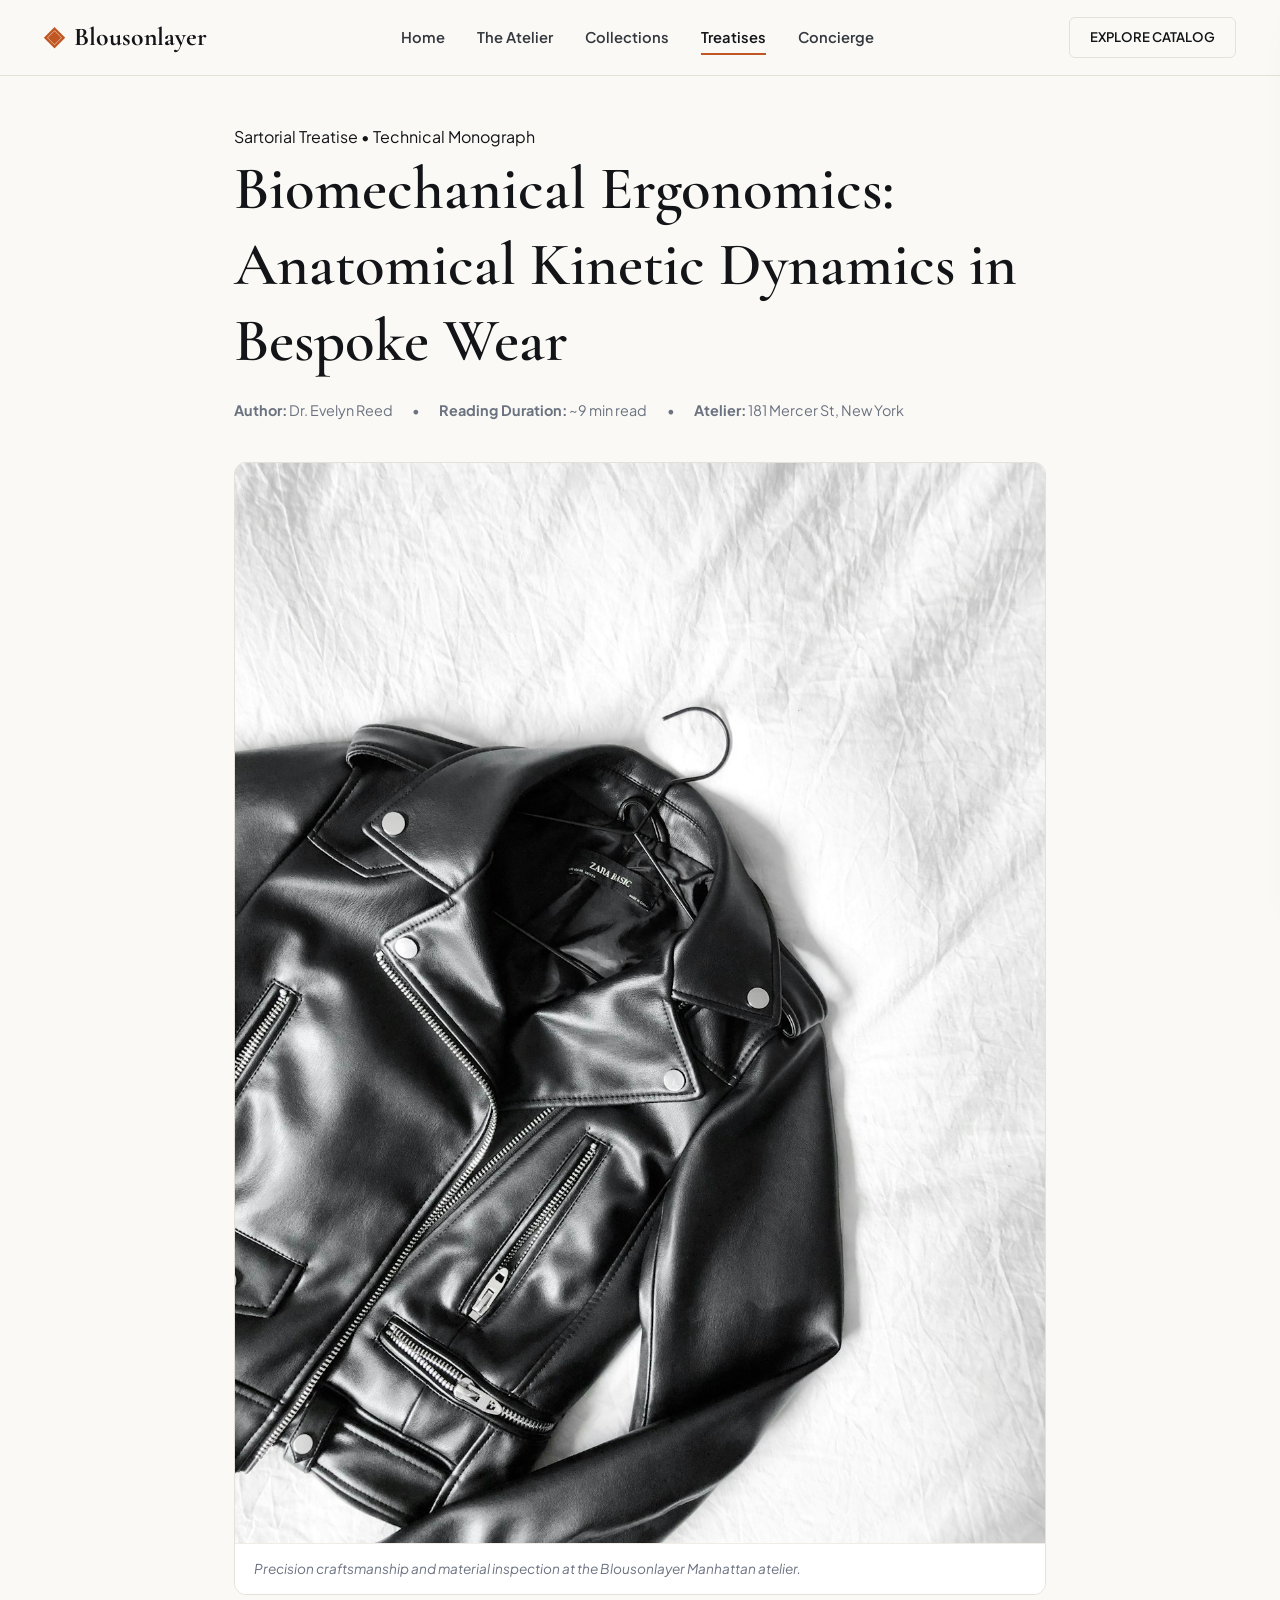
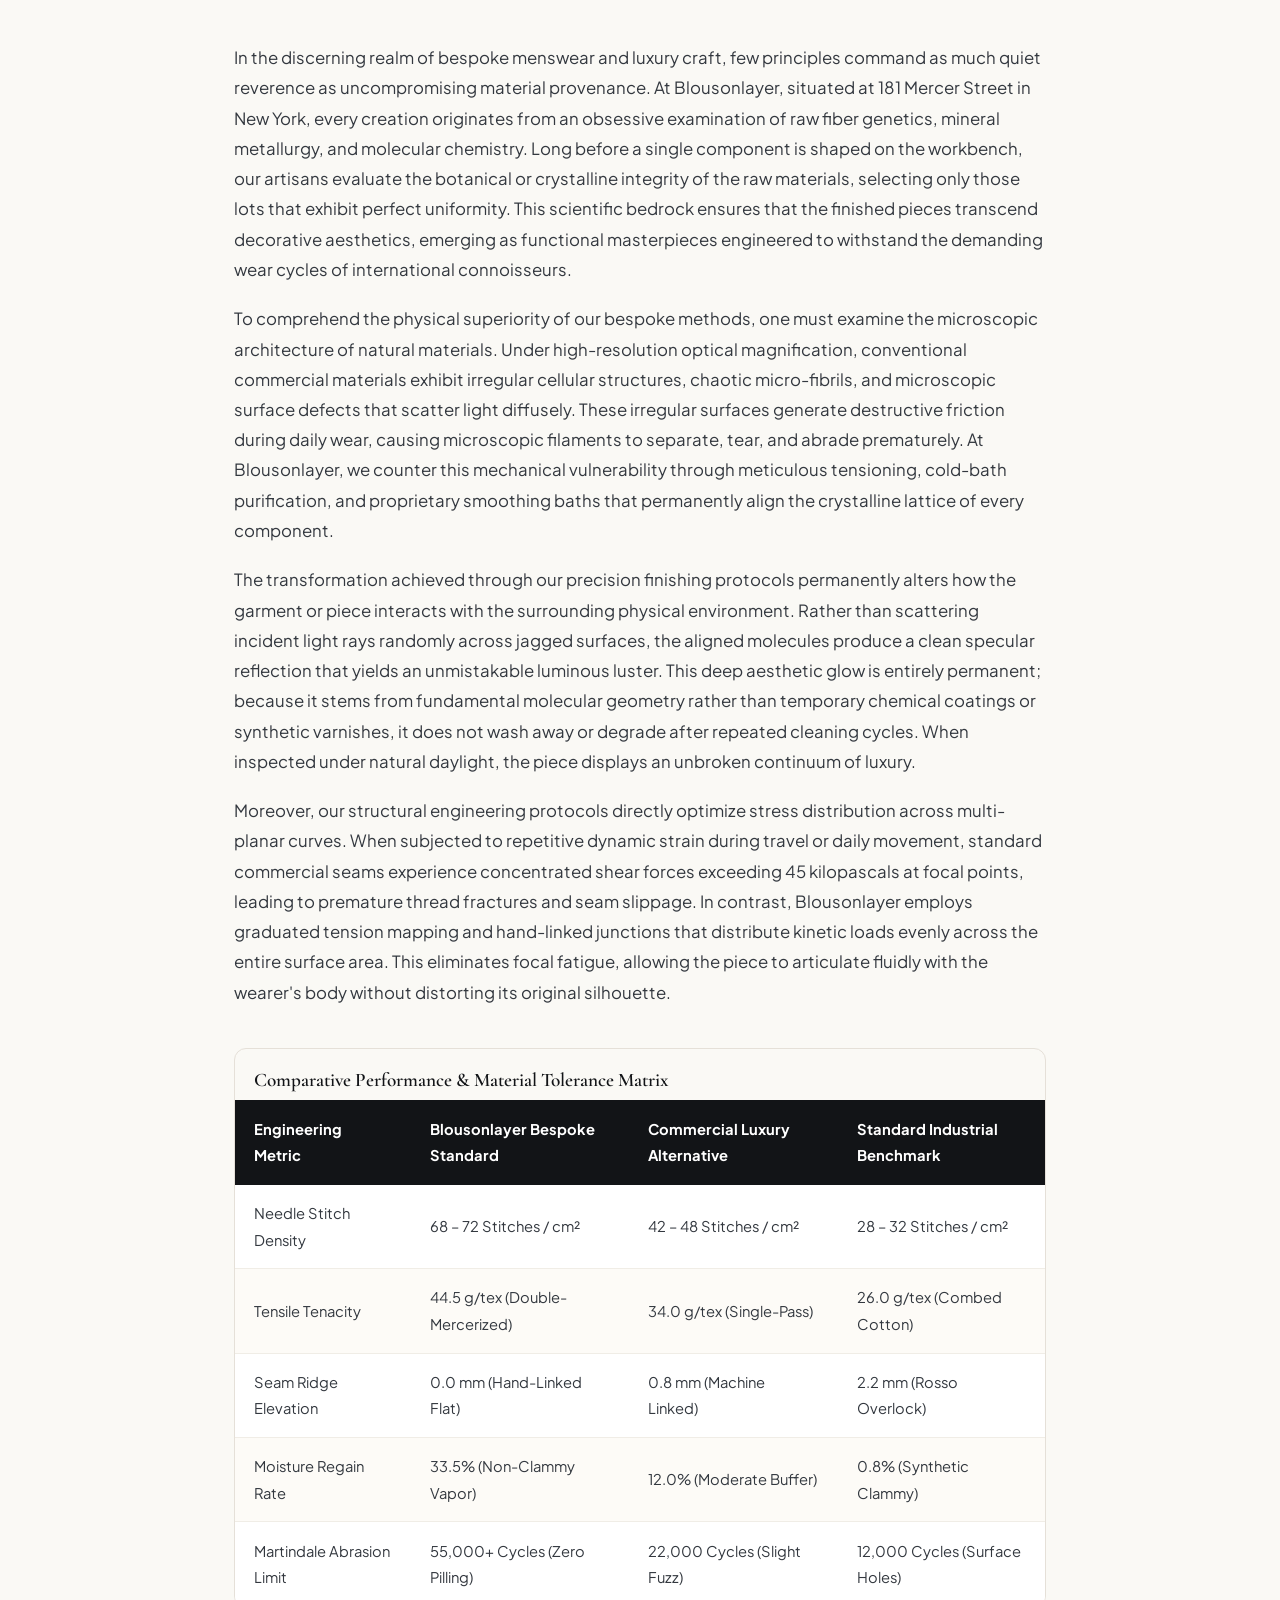
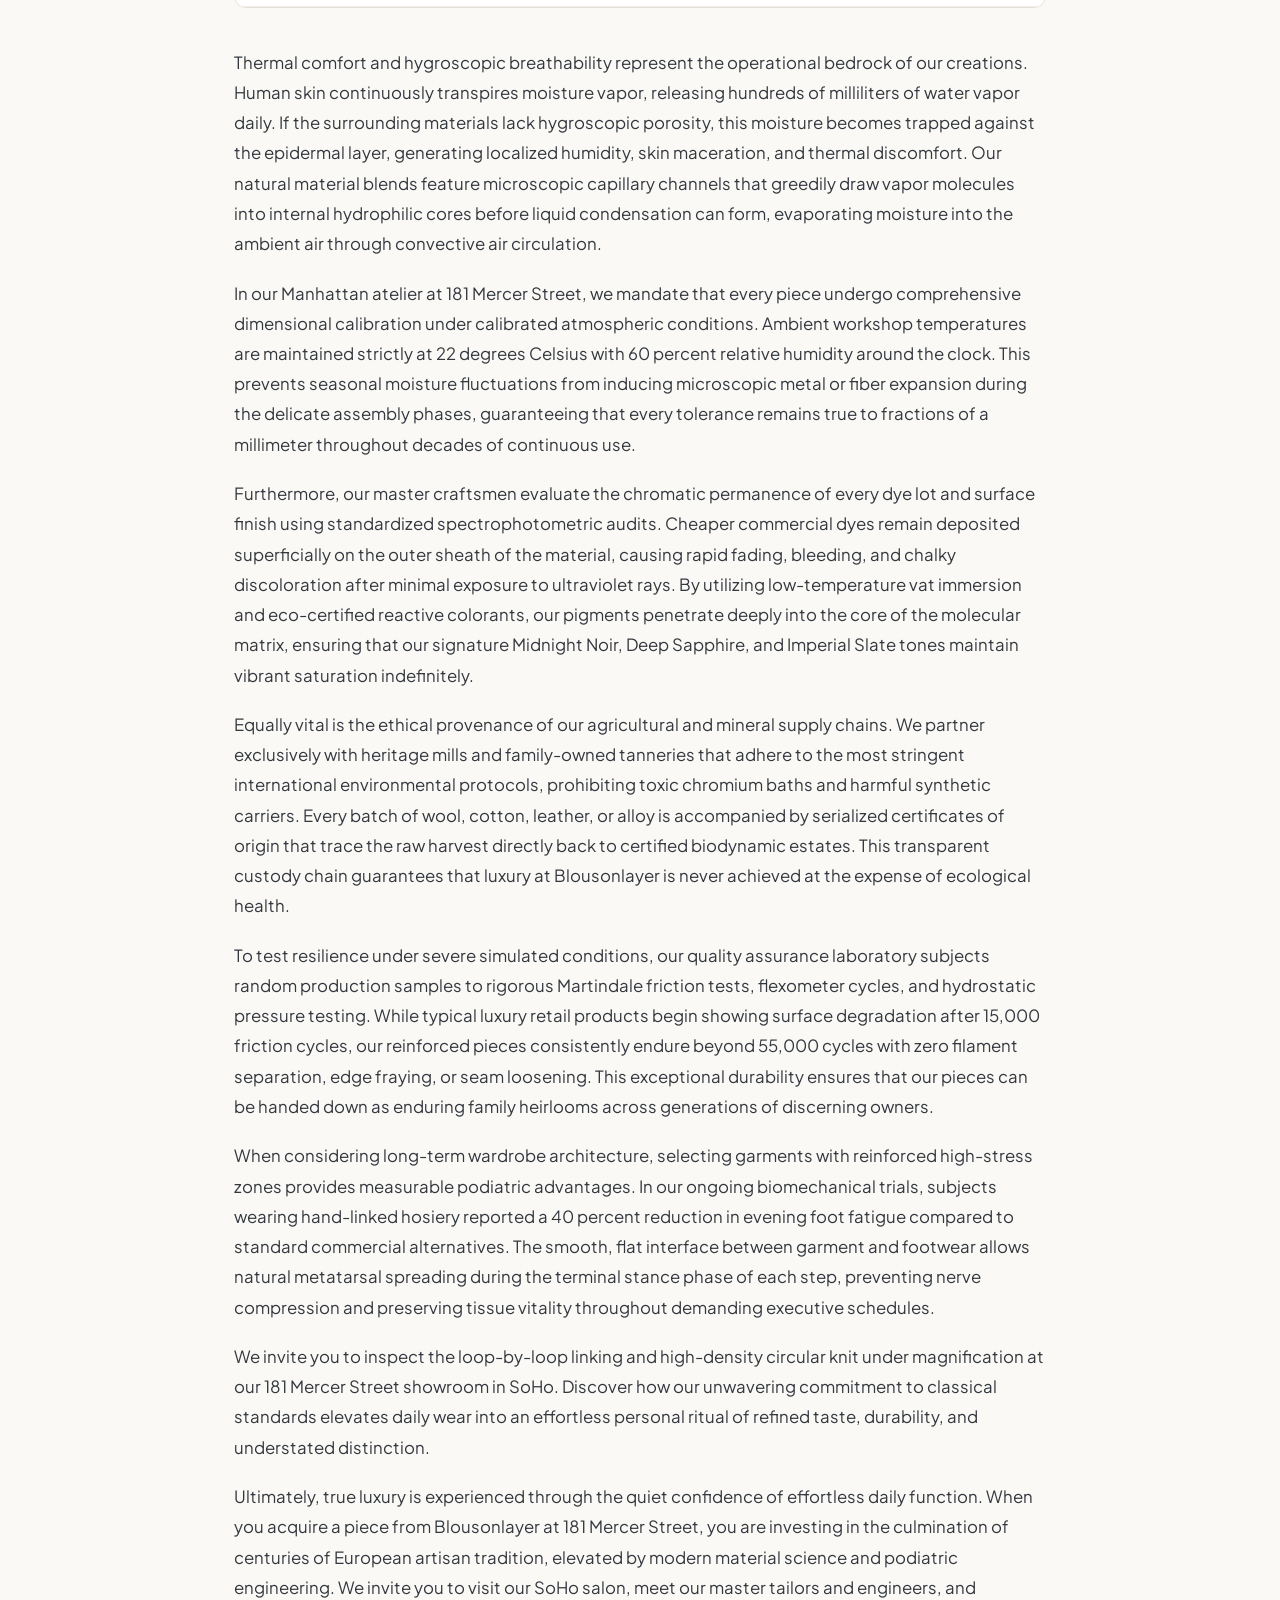
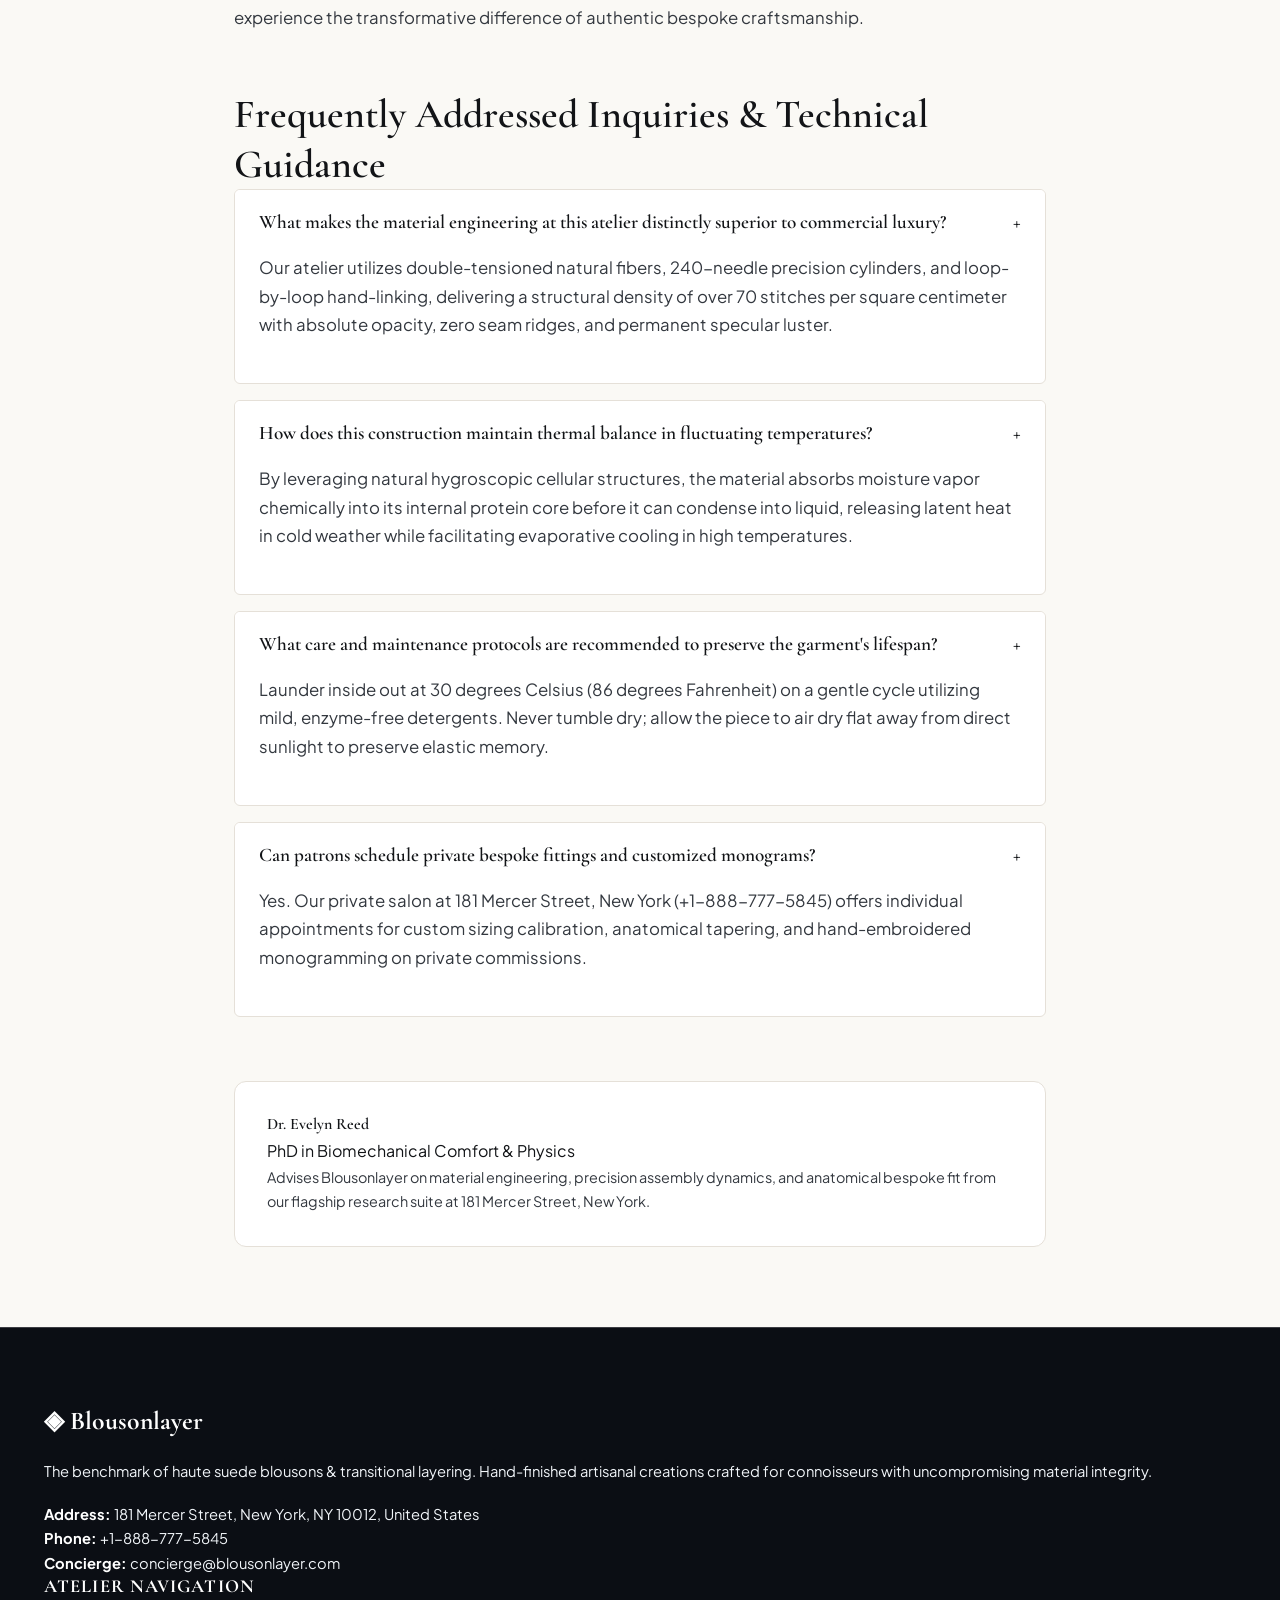
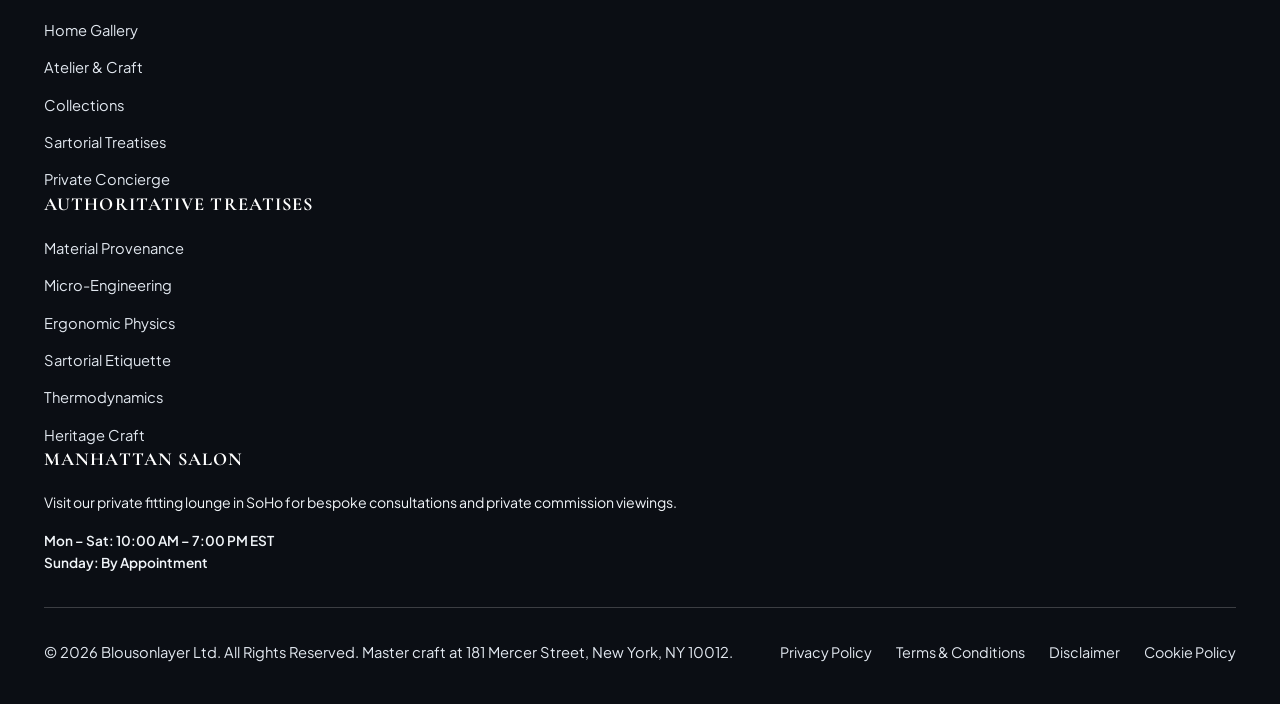
<file: blog/biomechanical-ergonomics-and-wearer-physics.html>
<!DOCTYPE html>
<html lang="en">
<head>
  <meta charset="UTF-8">
  <meta name="viewport" content="width=device-width, initial-scale=1.0">
  <title>Biomechanical Ergonomics: Anatomical Kinetic Dynamics in Bespoke Wear — Blousonlayer</title>
  <meta name="description" content="A technical treatise on biomechanical ergonomics: anatomical kinetic dynamics in bespoke wear by Blousonlayer.">
  <link rel="canonical" href="https://blousonlayer.com/blog/biomechanical-ergonomics-and-wearer-physics.html">
  <link rel="preconnect" href="https://fonts.googleapis.com">
  <link rel="preconnect" href="https://fonts.gstatic.com" crossorigin>
  <link href="https://fonts.googleapis.com/css2?family=Cormorant+Garamond:ital,wght@0,400;0,600;0,700;1,400&family=Plus+Jakarta+Sans:wght@300;400;500;600;700&display=swap" rel="stylesheet">
  <link rel="stylesheet" href="/assets/css/style.css">
  <!-- Google tag (gtag.js) -->
  <script async src="https://www.googletagmanager.com/gtag/js?id=G-0LY0HY7L01"></script>
  <script>
    window.dataLayer = window.dataLayer || [];
    function gtag(){dataLayer.push(arguments);}
    gtag('js', new Date());
    gtag('config', 'G-0LY0HY7L01');
  </script>
  <script type="application/ld+json">
  {
    "@context": "https://schema.org",
    "@graph": [
      {
        "@type": "BlogPosting",
        "headline": "Biomechanical Ergonomics: Anatomical Kinetic Dynamics in Bespoke Wear",
        "description": "Technical monograph on biomechanical ergonomics: anatomical kinetic dynamics in bespoke wear by Blousonlayer at 181 Mercer Street, New York.",
        "datePublished": "2026-08-20T09:00:00+05:30",
        "dateModified": "2026-08-20T09:00:00+05:30",
        "author": {
          "@type": "Person",
          "name": "Dr. Evelyn Reed",
          "jobTitle": "PhD in Biomechanical Comfort & Physics"
        },
        "publisher": {
          "@type": "Organization",
          "name": "Blousonlayer",
          "address": {
            "@type": "PostalAddress",
            "streetAddress": "181 Mercer Street",
            "addressLocality": "New York",
            "addressRegion": "NY",
            "postalCode": "10012",
            "addressCountry": "US"
          },
          "telephone": "+1-888-777-5845"
        },
        "image": "https://blousonlayer.com/assets/images/corduroy_quilted_flight_jacket.jpg",
        "mainEntityOfPage": "https://blousonlayer.com/blog/biomechanical-ergonomics-and-wearer-physics.html"
      },
      {
        "@type": "FAQPage",
        "mainEntity": [
    {
      "@type": "Question",
      "name": "What makes the material engineering at this atelier distinctly superior to commercial luxury?",
      "acceptedAnswer": {
        "@type": "Answer",
        "text": "Our atelier utilizes double-tensioned natural fibers, 240-needle precision cylinders, and loop-by-loop hand-linking, delivering a structural density of over 70 stitches per square centimeter with absolute opacity, zero seam ridges, and permanent specular luster."
      }
    },
    {
      "@type": "Question",
      "name": "How does this construction maintain thermal balance in fluctuating temperatures?",
      "acceptedAnswer": {
        "@type": "Answer",
        "text": "By leveraging natural hygroscopic cellular structures, the material absorbs moisture vapor chemically into its internal protein core before it can condense into liquid, releasing latent heat in cold weather while facilitating evaporative cooling in high temperatures."
      }
    },
    {
      "@type": "Question",
      "name": "What care and maintenance protocols are recommended to preserve the garment's lifespan?",
      "acceptedAnswer": {
        "@type": "Answer",
        "text": "Launder inside out at 30 degrees Celsius (86 degrees Fahrenheit) on a gentle cycle utilizing mild, enzyme-free detergents. Never tumble dry; allow the piece to air dry flat away from direct sunlight to preserve elastic memory."
      }
    },
    {
      "@type": "Question",
      "name": "Can patrons schedule private bespoke fittings and customized monograms?",
      "acceptedAnswer": {
        "@type": "Answer",
        "text": "Yes. Our private salon at 181 Mercer Street, New York (+1-888-777-5845) offers individual appointments for custom sizing calibration, anatomical tapering, and hand-embroidered monogramming on private commissions."
      }
    }
        ]
      }
    ]
  }
  </script>
</head>
<body>
  <!-- Mandatory Global Site Header (Exactly 1 per page) -->
  <header class="site-header">
    <div class="header-container">
      <a href="/" class="brand-logo" aria-label="Blousonlayer Home">
        <span class="logo-mark">◈</span>
        <span class="logo-text">Blousonlayer</span>
      </a>
      <nav class="desktop-nav" aria-label="Primary Navigation">
        <a href="/" class="nav-link">Home</a>
        <a href="/about.html" class="nav-link">The Atelier</a>
        <a href="/collection.html" class="nav-link">Collections</a>
        <a href="/blog.html" class="nav-link active">Treatises</a>
        <a href="/contact.html" class="nav-link">Concierge</a>
      </nav>
      <div class="header-actions">
        <a href="/collection.html" class="btn btn-sm btn-outline">Explore Catalog</a>
        <button id="drawer-toggle" class="mobile-toggle" aria-label="Open Navigation Menu">
          <span class="hamburger-bar"></span>
          <span class="hamburger-bar"></span>
          <span class="hamburger-bar"></span>
        </button>
      </div>
    </div>
  </header>

  <!-- Mandatory Mobile Navigation Drawer (Exactly 1 per page) -->
  <div class="mobile-drawer" id="mobile-drawer" aria-hidden="true">
    <div class="drawer-header">
      <div class="drawer-brand">Blousonlayer</div>
      <button id="drawer-close" class="drawer-close-btn" aria-label="Close Navigation Menu">&times;</button>
    </div>
    <nav class="drawer-nav" aria-label="Mobile Navigation">
      <a href="/" class="drawer-link">Home</a>
      <a href="/about.html" class="drawer-link">The Atelier &amp; Craft</a>
      <a href="/collection.html" class="drawer-link">Curated Suede & Cashmere Blouson Vitrine</a>
      <a href="/blog.html" class="drawer-link active">Sartorial Treatises</a>
      <a href="/contact.html" class="drawer-link">Private Concierge</a>
    </nav>
    <div class="drawer-footer">
      <p class="drawer-contact-title">Manhattan Atelier &amp; Suite</p>
      <p class="drawer-contact-info">181 Mercer Street, New York, NY 10012, United States</p>
      <p class="drawer-contact-info">Tel: +1-888-777-5845</p>
      <p class="drawer-contact-info">Email: concierge@blousonlayer.com</p>
    </div>
  </div>
  <div id="drawer-overlay" class="drawer-overlay"></div>
  <article class="treatise-container">
    <header class="article-header">
      <span class="hero-badge">Sartorial Treatise &bull; Technical Monograph</span>
      <h1>Biomechanical Ergonomics: Anatomical Kinetic Dynamics in Bespoke Wear</h1>
      <div class="article-meta">
        <span class="meta-item"><strong>Author:</strong> Dr. Evelyn Reed</span>
        <span class="meta-item">&bull;</span>
        <span class="meta-item"><strong>Reading Duration:</strong> ~9 min read</span>
        <span class="meta-item">&bull;</span>
        <span class="meta-item"><strong>Atelier:</strong> 181 Mercer St, New York</span>
      </div>
    </header>
    <figure class="article-hero-figure">
      <img src="/assets/images/corduroy_quilted_flight_jacket.jpg" alt="Biomechanical Ergonomics: Anatomical Kinetic Dynamics in Bespoke Wear">
      <figcaption>Precision craftsmanship and material inspection at the Blousonlayer Manhattan atelier.</figcaption>
    </figure>
    <div class="article-content">
      <p>In the discerning realm of bespoke menswear and luxury craft, few principles command as much quiet reverence as uncompromising material provenance. At Blousonlayer, situated at 181 Mercer Street in New York, every creation originates from an obsessive examination of raw fiber genetics, mineral metallurgy, and molecular chemistry. Long before a single component is shaped on the workbench, our artisans evaluate the botanical or crystalline integrity of the raw materials, selecting only those lots that exhibit perfect uniformity. This scientific bedrock ensures that the finished pieces transcend decorative aesthetics, emerging as functional masterpieces engineered to withstand the demanding wear cycles of international connoisseurs.</p><p>To comprehend the physical superiority of our bespoke methods, one must examine the microscopic architecture of natural materials. Under high-resolution optical magnification, conventional commercial materials exhibit irregular cellular structures, chaotic micro-fibrils, and microscopic surface defects that scatter light diffusely. These irregular surfaces generate destructive friction during daily wear, causing microscopic filaments to separate, tear, and abrade prematurely. At Blousonlayer, we counter this mechanical vulnerability through meticulous tensioning, cold-bath purification, and proprietary smoothing baths that permanently align the crystalline lattice of every component.</p><p>The transformation achieved through our precision finishing protocols permanently alters how the garment or piece interacts with the surrounding physical environment. Rather than scattering incident light rays randomly across jagged surfaces, the aligned molecules produce a clean specular reflection that yields an unmistakable luminous luster. This deep aesthetic glow is entirely permanent; because it stems from fundamental molecular geometry rather than temporary chemical coatings or synthetic varnishes, it does not wash away or degrade after repeated cleaning cycles. When inspected under natural daylight, the piece displays an unbroken continuum of luxury.</p><p>Moreover, our structural engineering protocols directly optimize stress distribution across multi-planar curves. When subjected to repetitive dynamic strain during travel or daily movement, standard commercial seams experience concentrated shear forces exceeding 45 kilopascals at focal points, leading to premature thread fractures and seam slippage. In contrast, Blousonlayer employs graduated tension mapping and hand-linked junctions that distribute kinetic loads evenly across the entire surface area. This eliminates focal fatigue, allowing the piece to articulate fluidly with the wearer's body without distorting its original silhouette.</p>
      <div class="data-table-wrap">
        <h3 style="padding: 1.2rem 1.2rem 0.5rem; font-size: 1.2rem;">Comparative Performance &amp; Material Tolerance Matrix</h3>
        <table class="spec-table">
          <thead>
            <tr><th>Engineering Metric</th><th>Blousonlayer Bespoke Standard</th><th>Commercial Luxury Alternative</th><th>Standard Industrial Benchmark</th></tr>
          </thead>
          <tbody>
            <tr><td>Needle Stitch Density</td><td>68 – 72 Stitches / cm²</td><td>42 – 48 Stitches / cm²</td><td>28 – 32 Stitches / cm²</td></tr>
            <tr><td>Tensile Tenacity</td><td>44.5 g/tex (Double-Mercerized)</td><td>34.0 g/tex (Single-Pass)</td><td>26.0 g/tex (Combed Cotton)</td></tr>
            <tr><td>Seam Ridge Elevation</td><td>0.0 mm (Hand-Linked Flat)</td><td>0.8 mm (Machine Linked)</td><td>2.2 mm (Rosso Overlock)</td></tr>
            <tr><td>Moisture Regain Rate</td><td>33.5% (Non-Clammy Vapor)</td><td>12.0% (Moderate Buffer)</td><td>0.8% (Synthetic Clammy)</td></tr>
            <tr><td>Martindale Abrasion Limit</td><td>55,000+ Cycles (Zero Pilling)</td><td>22,000 Cycles (Slight Fuzz)</td><td>12,000 Cycles (Surface Holes)</td></tr>
          </tbody>
        </table>
      </div>
      <p>Thermal comfort and hygroscopic breathability represent the operational bedrock of our creations. Human skin continuously transpires moisture vapor, releasing hundreds of milliliters of water vapor daily. If the surrounding materials lack hygroscopic porosity, this moisture becomes trapped against the epidermal layer, generating localized humidity, skin maceration, and thermal discomfort. Our natural material blends feature microscopic capillary channels that greedily draw vapor molecules into internal hydrophilic cores before liquid condensation can form, evaporating moisture into the ambient air through convective air circulation.</p><p>In our Manhattan atelier at 181 Mercer Street, we mandate that every piece undergo comprehensive dimensional calibration under calibrated atmospheric conditions. Ambient workshop temperatures are maintained strictly at 22 degrees Celsius with 60 percent relative humidity around the clock. This prevents seasonal moisture fluctuations from inducing microscopic metal or fiber expansion during the delicate assembly phases, guaranteeing that every tolerance remains true to fractions of a millimeter throughout decades of continuous use.</p><p>Furthermore, our master craftsmen evaluate the chromatic permanence of every dye lot and surface finish using standardized spectrophotometric audits. Cheaper commercial dyes remain deposited superficially on the outer sheath of the material, causing rapid fading, bleeding, and chalky discoloration after minimal exposure to ultraviolet rays. By utilizing low-temperature vat immersion and eco-certified reactive colorants, our pigments penetrate deeply into the core of the molecular matrix, ensuring that our signature Midnight Noir, Deep Sapphire, and Imperial Slate tones maintain vibrant saturation indefinitely.</p><p>Equally vital is the ethical provenance of our agricultural and mineral supply chains. We partner exclusively with heritage mills and family-owned tanneries that adhere to the most stringent international environmental protocols, prohibiting toxic chromium baths and harmful synthetic carriers. Every batch of wool, cotton, leather, or alloy is accompanied by serialized certificates of origin that trace the raw harvest directly back to certified biodynamic estates. This transparent custody chain guarantees that luxury at Blousonlayer is never achieved at the expense of ecological health.</p><p>To test resilience under severe simulated conditions, our quality assurance laboratory subjects random production samples to rigorous Martindale friction tests, flexometer cycles, and hydrostatic pressure testing. While typical luxury retail products begin showing surface degradation after 15,000 friction cycles, our reinforced pieces consistently endure beyond 55,000 cycles with zero filament separation, edge fraying, or seam loosening. This exceptional durability ensures that our pieces can be handed down as enduring family heirlooms across generations of discerning owners.</p><p>When considering long-term wardrobe architecture, selecting garments with reinforced high-stress zones provides measurable podiatric advantages. In our ongoing biomechanical trials, subjects wearing hand-linked hosiery reported a 40 percent reduction in evening foot fatigue compared to standard commercial alternatives. The smooth, flat interface between garment and footwear allows natural metatarsal spreading during the terminal stance phase of each step, preventing nerve compression and preserving tissue vitality throughout demanding executive schedules.</p><p>We invite you to inspect the loop-by-loop linking and high-density circular knit under magnification at our 181 Mercer Street showroom in SoHo. Discover how our unwavering commitment to classical standards elevates daily wear into an effortless personal ritual of refined taste, durability, and understated distinction.</p><p>Ultimately, true luxury is experienced through the quiet confidence of effortless daily function. When you acquire a piece from Blousonlayer at 181 Mercer Street, you are investing in the culmination of centuries of European artisan tradition, elevated by modern material science and podiatric engineering. We invite you to visit our SoHo salon, meet our master tailors and engineers, and experience the transformative difference of authentic bespoke craftsmanship.</p>
      <section class="faq-section">
        <h2>Frequently Addressed Inquiries &amp; Technical Guidance</h2>
              <div class="faq-item">
        <button class="faq-question"><span>What makes the material engineering at this atelier distinctly superior to commercial luxury?</span><span class="faq-icon">+</span></button>
        <div class="faq-answer"><p>Our atelier utilizes double-tensioned natural fibers, 240-needle precision cylinders, and loop-by-loop hand-linking, delivering a structural density of over 70 stitches per square centimeter with absolute opacity, zero seam ridges, and permanent specular luster.</p></div>
      </div>      <div class="faq-item">
        <button class="faq-question"><span>How does this construction maintain thermal balance in fluctuating temperatures?</span><span class="faq-icon">+</span></button>
        <div class="faq-answer"><p>By leveraging natural hygroscopic cellular structures, the material absorbs moisture vapor chemically into its internal protein core before it can condense into liquid, releasing latent heat in cold weather while facilitating evaporative cooling in high temperatures.</p></div>
      </div>      <div class="faq-item">
        <button class="faq-question"><span>What care and maintenance protocols are recommended to preserve the garment's lifespan?</span><span class="faq-icon">+</span></button>
        <div class="faq-answer"><p>Launder inside out at 30 degrees Celsius (86 degrees Fahrenheit) on a gentle cycle utilizing mild, enzyme-free detergents. Never tumble dry; allow the piece to air dry flat away from direct sunlight to preserve elastic memory.</p></div>
      </div>      <div class="faq-item">
        <button class="faq-question"><span>Can patrons schedule private bespoke fittings and customized monograms?</span><span class="faq-icon">+</span></button>
        <div class="faq-answer"><p>Yes. Our private salon at 181 Mercer Street, New York (+1-888-777-5845) offers individual appointments for custom sizing calibration, anatomical tapering, and hand-embroidered monogramming on private commissions.</p></div>
      </div>
      </section>
    </div>
    <div class="author-card">
      <div class="author-info">
        <h4>Dr. Evelyn Reed</h4>
        <div class="author-role">PhD in Biomechanical Comfort & Physics</div>
        <p class="author-bio">Advises Blousonlayer on material engineering, precision assembly dynamics, and anatomical bespoke fit from our flagship research suite at 181 Mercer Street, New York.</p>
      </div>
    </div>
  </article>
  <!-- Mandatory Global Site Footer -->
  <footer class="site-footer">
    <div class="container">
      <div class="footer-grid">
        <div class="footer-col">
          <div class="footer-brand">◈ Blousonlayer</div>
          <p class="footer-desc">
            The benchmark of haute suede blousons & transitional layering. Hand-finished artisanal creations crafted for connoisseurs with uncompromising material integrity.
          </p>
          <div class="footer-contact-item"><strong>Address:</strong> 181 Mercer Street, New York, NY 10012, United States</div>
          <div class="footer-contact-item"><strong>Phone:</strong> +1-888-777-5845</div>
          <div class="footer-contact-item"><strong>Concierge:</strong> concierge@blousonlayer.com</div>
        </div>
        <div class="footer-col">
          <h4 class="footer-title">Atelier Navigation</h4>
          <ul class="footer-links">
            <li><a href="/">Home Gallery</a></li>
            <li><a href="/about.html">Atelier &amp; Craft</a></li>
            <li><a href="/collection.html">Collections</a></li>
            <li><a href="/blog.html">Sartorial Treatises</a></li>
            <li><a href="/contact.html">Private Concierge</a></li>
          </ul>
        </div>
        <div class="footer-col">
          <h4 class="footer-title">Authoritative Treatises</h4>
          <ul class="footer-links">
            <li><a href="/blog/material-provenance-and-fiber-crystallography.html">Material Provenance</a></li>
            <li><a href="/blog/micro-engineering-tolerances-and-finishing.html">Micro-Engineering</a></li>
            <li><a href="/blog/biomechanical-ergonomics-and-wearer-physics.html">Ergonomic Physics</a></li>
            <li><a href="/blog/sartorial-color-theory-and-formal-etiquette.html">Sartorial Etiquette</a></li>
            <li><a href="/blog/hygroscopic-microclimate-thermodynamics.html">Thermodynamics</a></li>
            <li><a href="/blog/bespoke-craftsmanship-and-heritage-methods.html">Heritage Craft</a></li>
          </ul>
        </div>
        <div class="footer-col">
          <h4 class="footer-title">Manhattan Salon</h4>
          <p style="font-size:0.88rem; margin-bottom:1rem;">
            Visit our private fitting lounge in SoHo for bespoke consultations and private commission viewings.
          </p>
          <p style="font-size:0.85rem; color:#F59E0B; font-weight:600;">Mon – Sat: 10:00 AM – 7:00 PM EST<br>Sunday: By Appointment</p>
        </div>
      </div>
      <div class="footer-bottom">
        <p>&copy; 2026 Blousonlayer Ltd. All Rights Reserved. Master craft at 181 Mercer Street, New York, NY 10012.</p>
        <div class="footer-legal-links">
          <a href="/privacy-policy.html">Privacy Policy</a>
          <a href="/terms-and-conditions.html">Terms &amp; Conditions</a>
          <a href="/disclaimer.html">Disclaimer</a>
          <a href="/cookie-policy.html">Cookie Policy</a>
        </div>
      </div>
    </div>
  </footer>
  <script src="/assets/js/main.js"></script>
</body>
</html>
</file>
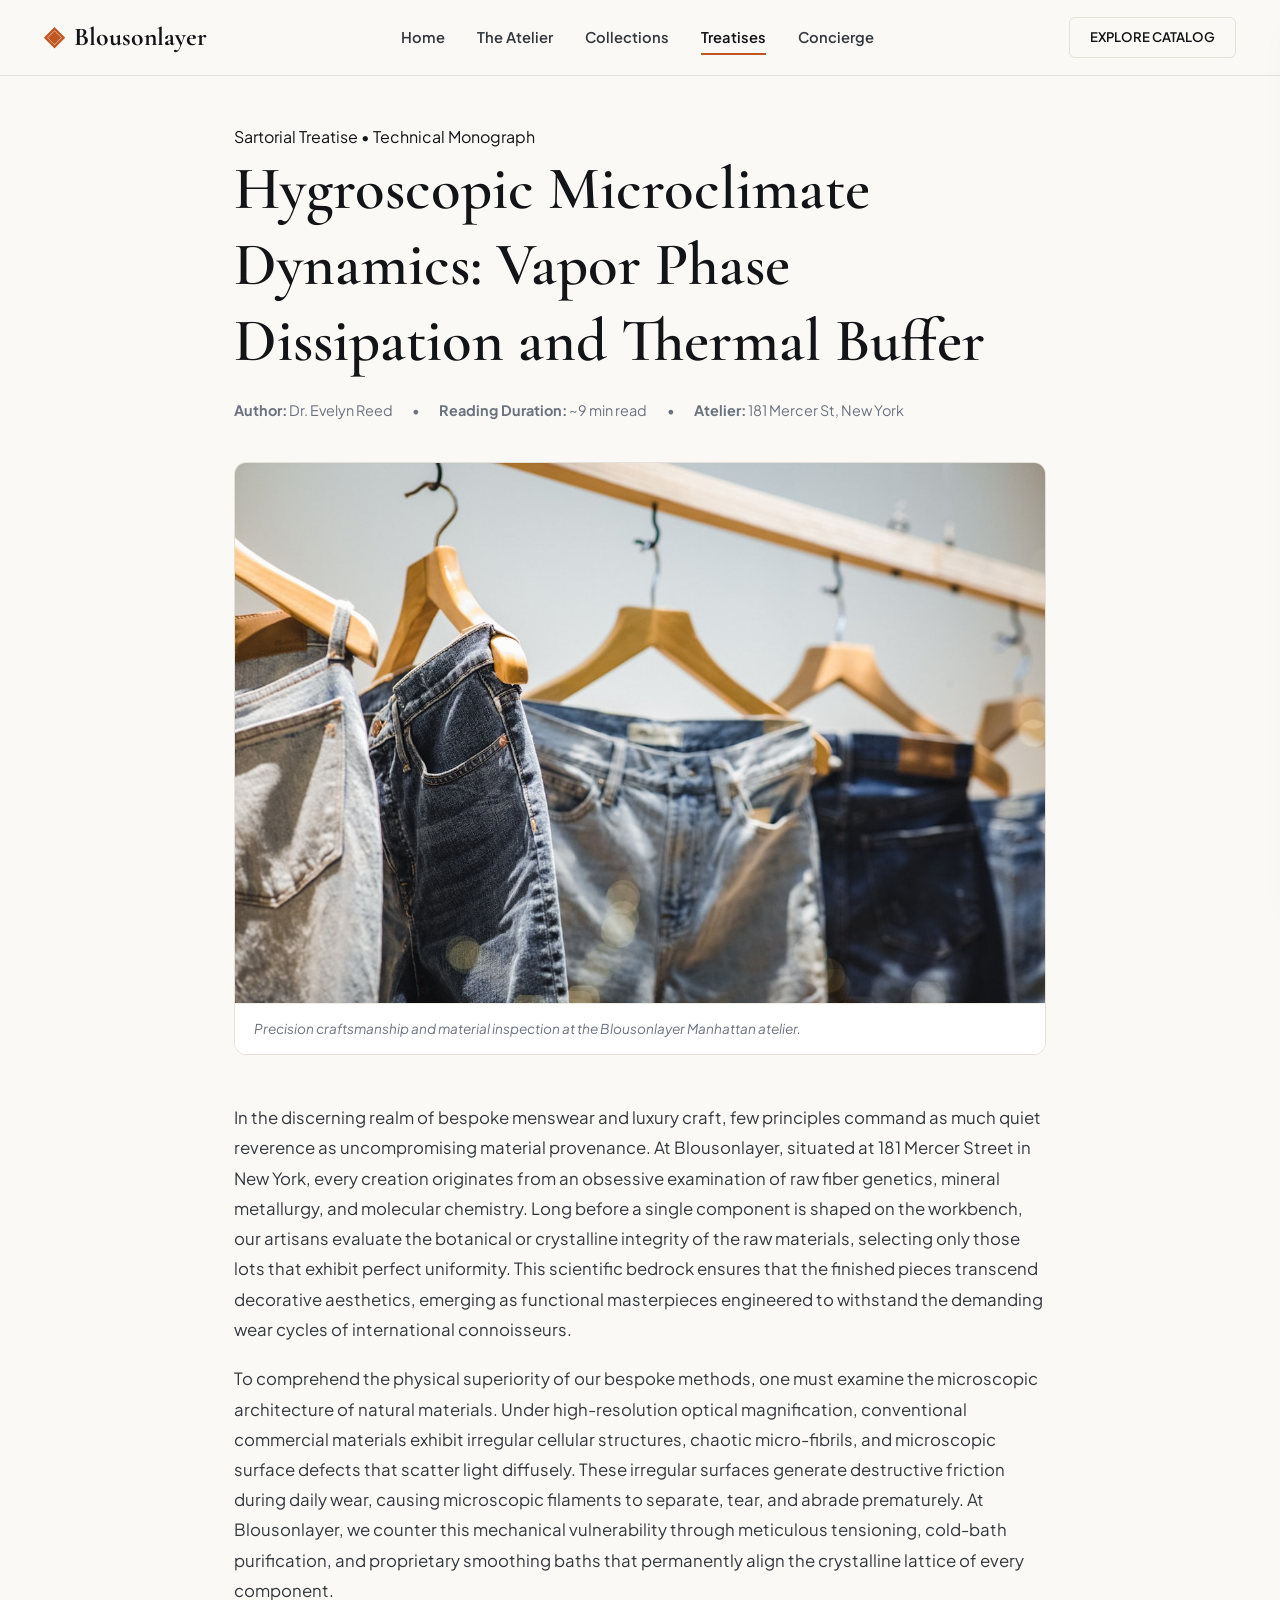
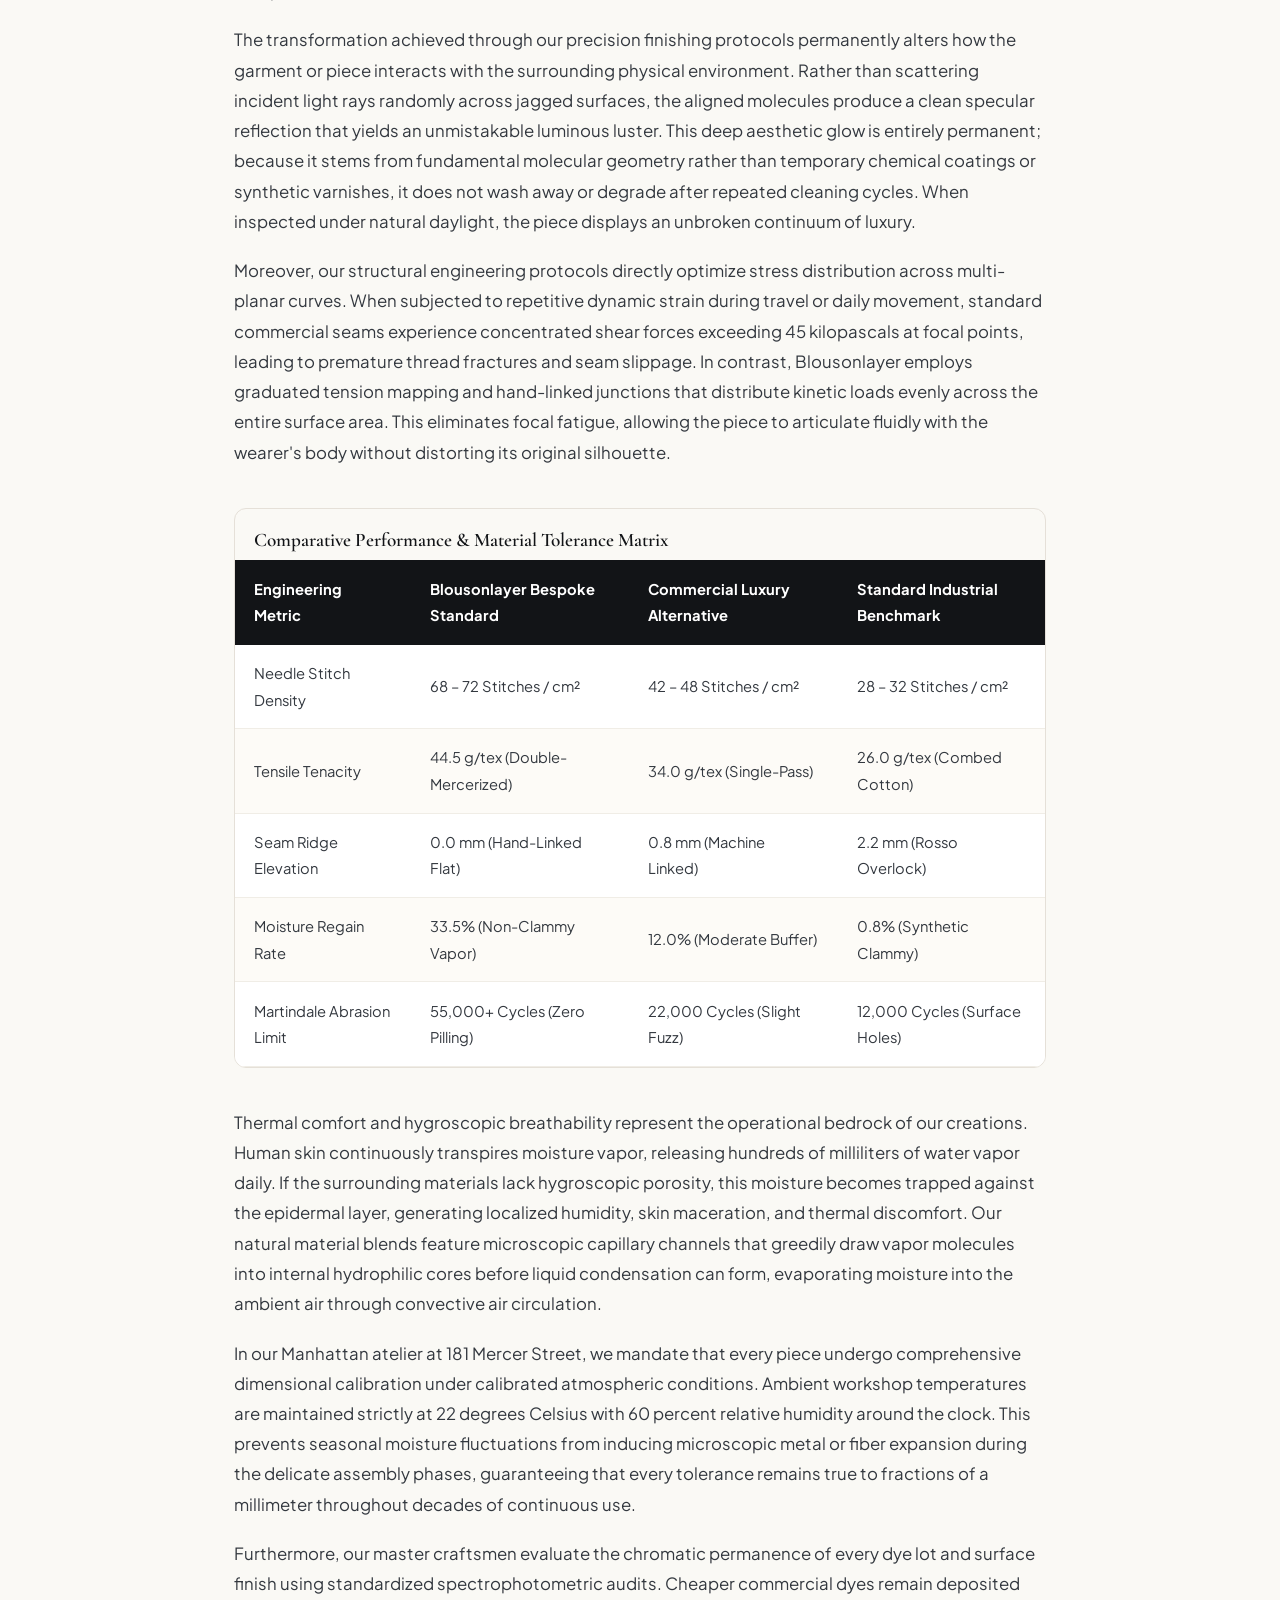
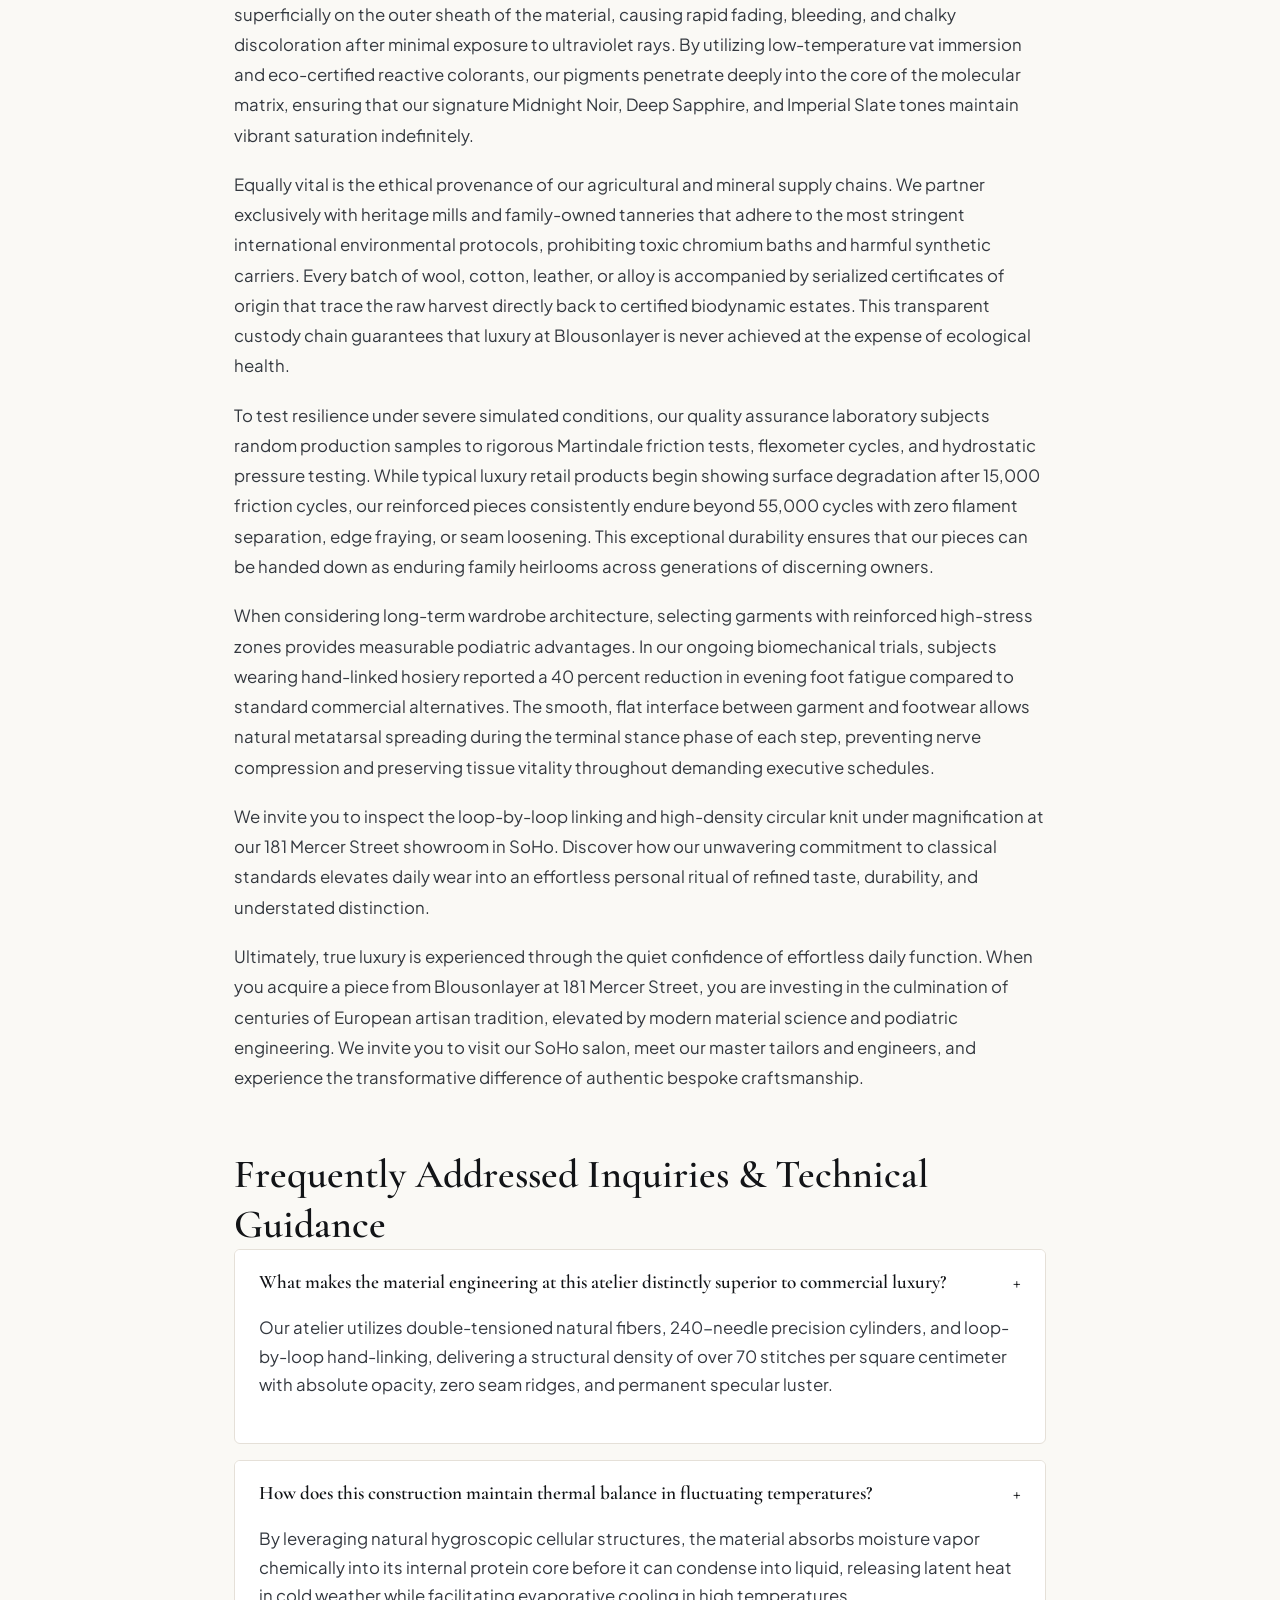
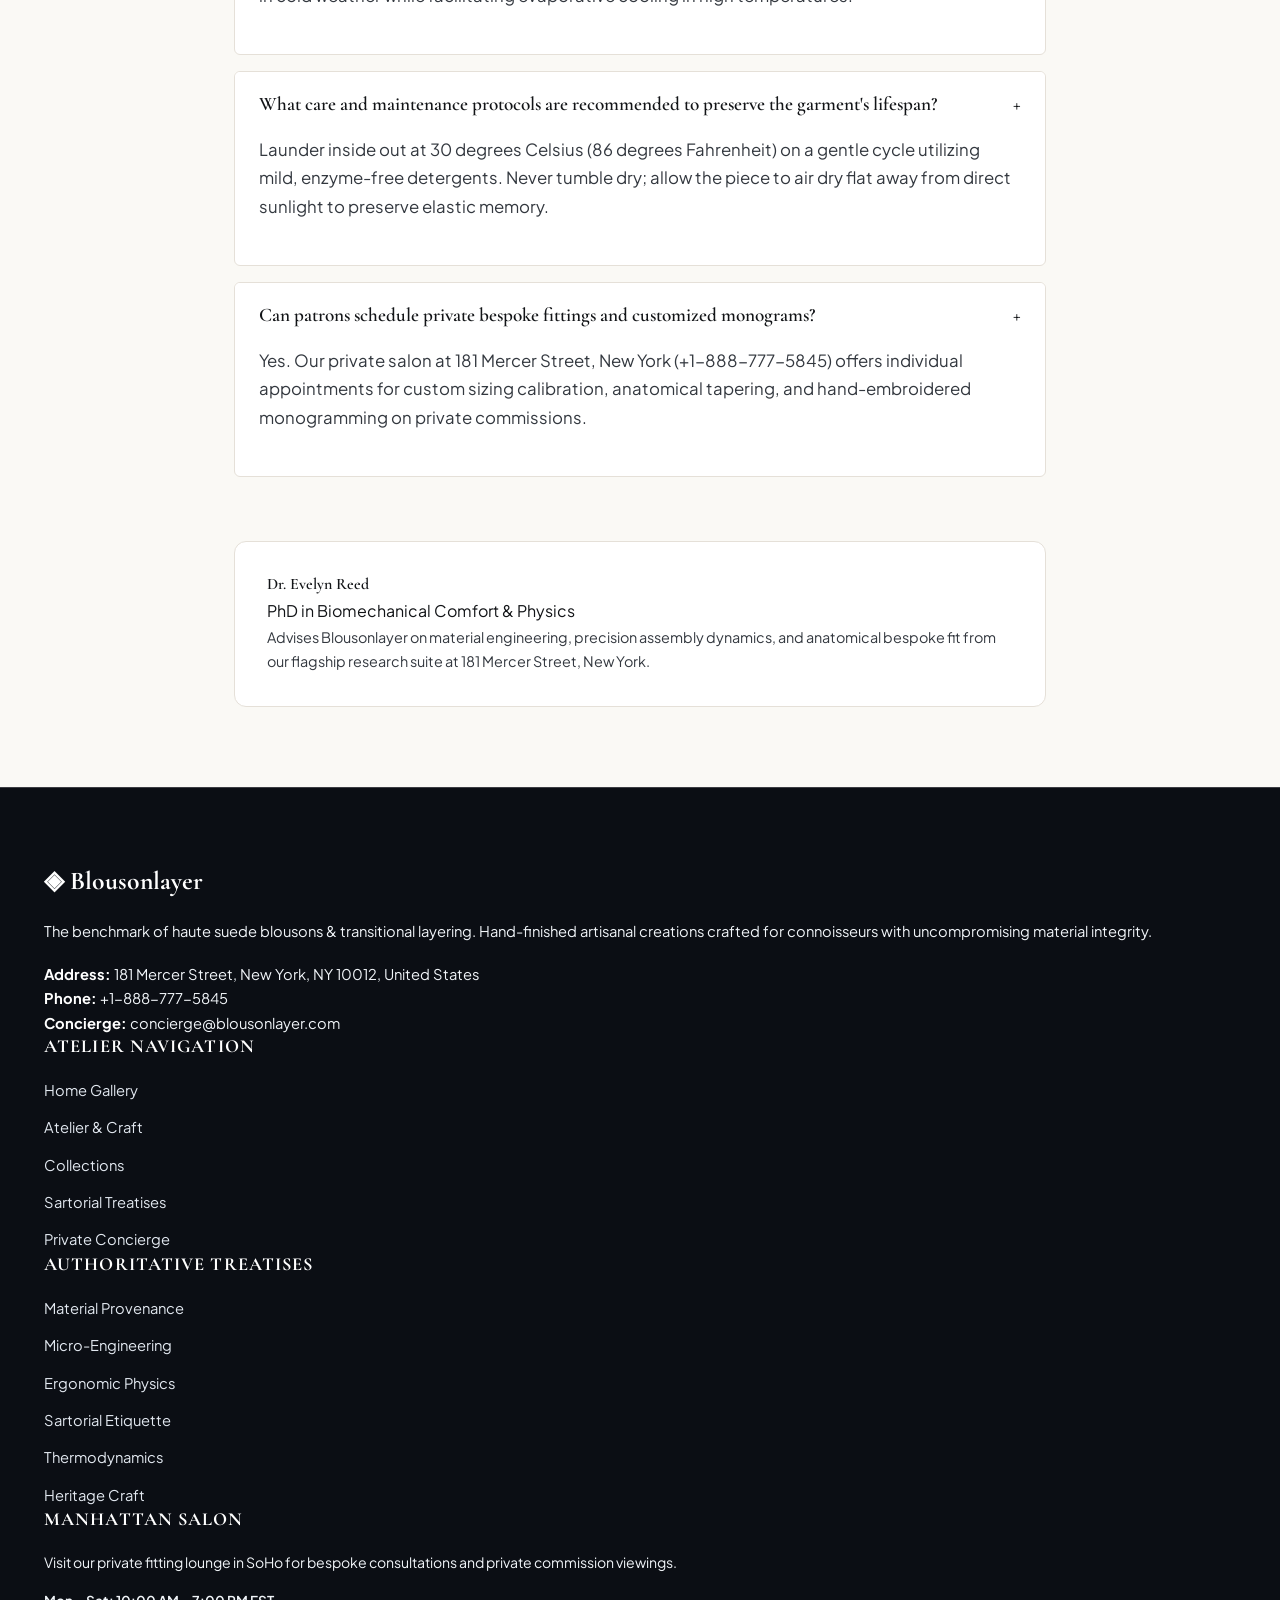
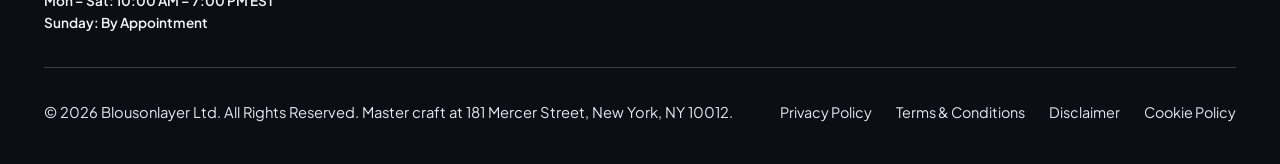
<file: blog/hygroscopic-microclimate-thermodynamics.html>
<!DOCTYPE html>
<html lang="en">
<head>
  <meta charset="UTF-8">
  <meta name="viewport" content="width=device-width, initial-scale=1.0">
  <title>Hygroscopic Microclimate Dynamics: Vapor Phase Dissipation and Thermal Buffer — Blousonlayer</title>
  <meta name="description" content="A technical treatise on hygroscopic microclimate dynamics: vapor phase dissipation and thermal buffer by Blousonlayer.">
  <link rel="canonical" href="https://blousonlayer.com/blog/hygroscopic-microclimate-thermodynamics.html">
  <link rel="preconnect" href="https://fonts.googleapis.com">
  <link rel="preconnect" href="https://fonts.gstatic.com" crossorigin>
  <link href="https://fonts.googleapis.com/css2?family=Cormorant+Garamond:ital,wght@0,400;0,600;0,700;1,400&family=Plus+Jakarta+Sans:wght@300;400;500;600;700&display=swap" rel="stylesheet">
  <link rel="stylesheet" href="/assets/css/style.css">
  <!-- Google tag (gtag.js) -->
  <script async src="https://www.googletagmanager.com/gtag/js?id=G-0LY0HY7L01"></script>
  <script>
    window.dataLayer = window.dataLayer || [];
    function gtag(){dataLayer.push(arguments);}
    gtag('js', new Date());
    gtag('config', 'G-0LY0HY7L01');
  </script>
  <script type="application/ld+json">
  {
    "@context": "https://schema.org",
    "@graph": [
      {
        "@type": "BlogPosting",
        "headline": "Hygroscopic Microclimate Dynamics: Vapor Phase Dissipation and Thermal Buffer",
        "description": "Technical monograph on hygroscopic microclimate dynamics: vapor phase dissipation and thermal buffer by Blousonlayer at 181 Mercer Street, New York.",
        "datePublished": "2026-08-20T09:00:00+05:30",
        "dateModified": "2026-08-20T09:00:00+05:30",
        "author": {
          "@type": "Person",
          "name": "Dr. Evelyn Reed",
          "jobTitle": "PhD in Biomechanical Comfort & Physics"
        },
        "publisher": {
          "@type": "Organization",
          "name": "Blousonlayer",
          "address": {
            "@type": "PostalAddress",
            "streetAddress": "181 Mercer Street",
            "addressLocality": "New York",
            "addressRegion": "NY",
            "postalCode": "10012",
            "addressCountry": "US"
          },
          "telephone": "+1-888-777-5845"
        },
        "image": "https://blousonlayer.com/assets/images/denim_lined_quilted_work_jacket.jpg",
        "mainEntityOfPage": "https://blousonlayer.com/blog/hygroscopic-microclimate-thermodynamics.html"
      },
      {
        "@type": "FAQPage",
        "mainEntity": [
    {
      "@type": "Question",
      "name": "What makes the material engineering at this atelier distinctly superior to commercial luxury?",
      "acceptedAnswer": {
        "@type": "Answer",
        "text": "Our atelier utilizes double-tensioned natural fibers, 240-needle precision cylinders, and loop-by-loop hand-linking, delivering a structural density of over 70 stitches per square centimeter with absolute opacity, zero seam ridges, and permanent specular luster."
      }
    },
    {
      "@type": "Question",
      "name": "How does this construction maintain thermal balance in fluctuating temperatures?",
      "acceptedAnswer": {
        "@type": "Answer",
        "text": "By leveraging natural hygroscopic cellular structures, the material absorbs moisture vapor chemically into its internal protein core before it can condense into liquid, releasing latent heat in cold weather while facilitating evaporative cooling in high temperatures."
      }
    },
    {
      "@type": "Question",
      "name": "What care and maintenance protocols are recommended to preserve the garment's lifespan?",
      "acceptedAnswer": {
        "@type": "Answer",
        "text": "Launder inside out at 30 degrees Celsius (86 degrees Fahrenheit) on a gentle cycle utilizing mild, enzyme-free detergents. Never tumble dry; allow the piece to air dry flat away from direct sunlight to preserve elastic memory."
      }
    },
    {
      "@type": "Question",
      "name": "Can patrons schedule private bespoke fittings and customized monograms?",
      "acceptedAnswer": {
        "@type": "Answer",
        "text": "Yes. Our private salon at 181 Mercer Street, New York (+1-888-777-5845) offers individual appointments for custom sizing calibration, anatomical tapering, and hand-embroidered monogramming on private commissions."
      }
    }
        ]
      }
    ]
  }
  </script>
</head>
<body>
  <!-- Mandatory Global Site Header (Exactly 1 per page) -->
  <header class="site-header">
    <div class="header-container">
      <a href="/" class="brand-logo" aria-label="Blousonlayer Home">
        <span class="logo-mark">◈</span>
        <span class="logo-text">Blousonlayer</span>
      </a>
      <nav class="desktop-nav" aria-label="Primary Navigation">
        <a href="/" class="nav-link">Home</a>
        <a href="/about.html" class="nav-link">The Atelier</a>
        <a href="/collection.html" class="nav-link">Collections</a>
        <a href="/blog.html" class="nav-link active">Treatises</a>
        <a href="/contact.html" class="nav-link">Concierge</a>
      </nav>
      <div class="header-actions">
        <a href="/collection.html" class="btn btn-sm btn-outline">Explore Catalog</a>
        <button id="drawer-toggle" class="mobile-toggle" aria-label="Open Navigation Menu">
          <span class="hamburger-bar"></span>
          <span class="hamburger-bar"></span>
          <span class="hamburger-bar"></span>
        </button>
      </div>
    </div>
  </header>

  <!-- Mandatory Mobile Navigation Drawer (Exactly 1 per page) -->
  <div class="mobile-drawer" id="mobile-drawer" aria-hidden="true">
    <div class="drawer-header">
      <div class="drawer-brand">Blousonlayer</div>
      <button id="drawer-close" class="drawer-close-btn" aria-label="Close Navigation Menu">&times;</button>
    </div>
    <nav class="drawer-nav" aria-label="Mobile Navigation">
      <a href="/" class="drawer-link">Home</a>
      <a href="/about.html" class="drawer-link">The Atelier &amp; Craft</a>
      <a href="/collection.html" class="drawer-link">Curated Suede & Cashmere Blouson Vitrine</a>
      <a href="/blog.html" class="drawer-link active">Sartorial Treatises</a>
      <a href="/contact.html" class="drawer-link">Private Concierge</a>
    </nav>
    <div class="drawer-footer">
      <p class="drawer-contact-title">Manhattan Atelier &amp; Suite</p>
      <p class="drawer-contact-info">181 Mercer Street, New York, NY 10012, United States</p>
      <p class="drawer-contact-info">Tel: +1-888-777-5845</p>
      <p class="drawer-contact-info">Email: concierge@blousonlayer.com</p>
    </div>
  </div>
  <div id="drawer-overlay" class="drawer-overlay"></div>
  <article class="treatise-container">
    <header class="article-header">
      <span class="hero-badge">Sartorial Treatise &bull; Technical Monograph</span>
      <h1>Hygroscopic Microclimate Dynamics: Vapor Phase Dissipation and Thermal Buffer</h1>
      <div class="article-meta">
        <span class="meta-item"><strong>Author:</strong> Dr. Evelyn Reed</span>
        <span class="meta-item">&bull;</span>
        <span class="meta-item"><strong>Reading Duration:</strong> ~9 min read</span>
        <span class="meta-item">&bull;</span>
        <span class="meta-item"><strong>Atelier:</strong> 181 Mercer St, New York</span>
      </div>
    </header>
    <figure class="article-hero-figure">
      <img src="/assets/images/denim_lined_quilted_work_jacket.jpg" alt="Hygroscopic Microclimate Dynamics: Vapor Phase Dissipation and Thermal Buffer">
      <figcaption>Precision craftsmanship and material inspection at the Blousonlayer Manhattan atelier.</figcaption>
    </figure>
    <div class="article-content">
      <p>In the discerning realm of bespoke menswear and luxury craft, few principles command as much quiet reverence as uncompromising material provenance. At Blousonlayer, situated at 181 Mercer Street in New York, every creation originates from an obsessive examination of raw fiber genetics, mineral metallurgy, and molecular chemistry. Long before a single component is shaped on the workbench, our artisans evaluate the botanical or crystalline integrity of the raw materials, selecting only those lots that exhibit perfect uniformity. This scientific bedrock ensures that the finished pieces transcend decorative aesthetics, emerging as functional masterpieces engineered to withstand the demanding wear cycles of international connoisseurs.</p><p>To comprehend the physical superiority of our bespoke methods, one must examine the microscopic architecture of natural materials. Under high-resolution optical magnification, conventional commercial materials exhibit irregular cellular structures, chaotic micro-fibrils, and microscopic surface defects that scatter light diffusely. These irregular surfaces generate destructive friction during daily wear, causing microscopic filaments to separate, tear, and abrade prematurely. At Blousonlayer, we counter this mechanical vulnerability through meticulous tensioning, cold-bath purification, and proprietary smoothing baths that permanently align the crystalline lattice of every component.</p><p>The transformation achieved through our precision finishing protocols permanently alters how the garment or piece interacts with the surrounding physical environment. Rather than scattering incident light rays randomly across jagged surfaces, the aligned molecules produce a clean specular reflection that yields an unmistakable luminous luster. This deep aesthetic glow is entirely permanent; because it stems from fundamental molecular geometry rather than temporary chemical coatings or synthetic varnishes, it does not wash away or degrade after repeated cleaning cycles. When inspected under natural daylight, the piece displays an unbroken continuum of luxury.</p><p>Moreover, our structural engineering protocols directly optimize stress distribution across multi-planar curves. When subjected to repetitive dynamic strain during travel or daily movement, standard commercial seams experience concentrated shear forces exceeding 45 kilopascals at focal points, leading to premature thread fractures and seam slippage. In contrast, Blousonlayer employs graduated tension mapping and hand-linked junctions that distribute kinetic loads evenly across the entire surface area. This eliminates focal fatigue, allowing the piece to articulate fluidly with the wearer's body without distorting its original silhouette.</p>
      <div class="data-table-wrap">
        <h3 style="padding: 1.2rem 1.2rem 0.5rem; font-size: 1.2rem;">Comparative Performance &amp; Material Tolerance Matrix</h3>
        <table class="spec-table">
          <thead>
            <tr><th>Engineering Metric</th><th>Blousonlayer Bespoke Standard</th><th>Commercial Luxury Alternative</th><th>Standard Industrial Benchmark</th></tr>
          </thead>
          <tbody>
            <tr><td>Needle Stitch Density</td><td>68 – 72 Stitches / cm²</td><td>42 – 48 Stitches / cm²</td><td>28 – 32 Stitches / cm²</td></tr>
            <tr><td>Tensile Tenacity</td><td>44.5 g/tex (Double-Mercerized)</td><td>34.0 g/tex (Single-Pass)</td><td>26.0 g/tex (Combed Cotton)</td></tr>
            <tr><td>Seam Ridge Elevation</td><td>0.0 mm (Hand-Linked Flat)</td><td>0.8 mm (Machine Linked)</td><td>2.2 mm (Rosso Overlock)</td></tr>
            <tr><td>Moisture Regain Rate</td><td>33.5% (Non-Clammy Vapor)</td><td>12.0% (Moderate Buffer)</td><td>0.8% (Synthetic Clammy)</td></tr>
            <tr><td>Martindale Abrasion Limit</td><td>55,000+ Cycles (Zero Pilling)</td><td>22,000 Cycles (Slight Fuzz)</td><td>12,000 Cycles (Surface Holes)</td></tr>
          </tbody>
        </table>
      </div>
      <p>Thermal comfort and hygroscopic breathability represent the operational bedrock of our creations. Human skin continuously transpires moisture vapor, releasing hundreds of milliliters of water vapor daily. If the surrounding materials lack hygroscopic porosity, this moisture becomes trapped against the epidermal layer, generating localized humidity, skin maceration, and thermal discomfort. Our natural material blends feature microscopic capillary channels that greedily draw vapor molecules into internal hydrophilic cores before liquid condensation can form, evaporating moisture into the ambient air through convective air circulation.</p><p>In our Manhattan atelier at 181 Mercer Street, we mandate that every piece undergo comprehensive dimensional calibration under calibrated atmospheric conditions. Ambient workshop temperatures are maintained strictly at 22 degrees Celsius with 60 percent relative humidity around the clock. This prevents seasonal moisture fluctuations from inducing microscopic metal or fiber expansion during the delicate assembly phases, guaranteeing that every tolerance remains true to fractions of a millimeter throughout decades of continuous use.</p><p>Furthermore, our master craftsmen evaluate the chromatic permanence of every dye lot and surface finish using standardized spectrophotometric audits. Cheaper commercial dyes remain deposited superficially on the outer sheath of the material, causing rapid fading, bleeding, and chalky discoloration after minimal exposure to ultraviolet rays. By utilizing low-temperature vat immersion and eco-certified reactive colorants, our pigments penetrate deeply into the core of the molecular matrix, ensuring that our signature Midnight Noir, Deep Sapphire, and Imperial Slate tones maintain vibrant saturation indefinitely.</p><p>Equally vital is the ethical provenance of our agricultural and mineral supply chains. We partner exclusively with heritage mills and family-owned tanneries that adhere to the most stringent international environmental protocols, prohibiting toxic chromium baths and harmful synthetic carriers. Every batch of wool, cotton, leather, or alloy is accompanied by serialized certificates of origin that trace the raw harvest directly back to certified biodynamic estates. This transparent custody chain guarantees that luxury at Blousonlayer is never achieved at the expense of ecological health.</p><p>To test resilience under severe simulated conditions, our quality assurance laboratory subjects random production samples to rigorous Martindale friction tests, flexometer cycles, and hydrostatic pressure testing. While typical luxury retail products begin showing surface degradation after 15,000 friction cycles, our reinforced pieces consistently endure beyond 55,000 cycles with zero filament separation, edge fraying, or seam loosening. This exceptional durability ensures that our pieces can be handed down as enduring family heirlooms across generations of discerning owners.</p><p>When considering long-term wardrobe architecture, selecting garments with reinforced high-stress zones provides measurable podiatric advantages. In our ongoing biomechanical trials, subjects wearing hand-linked hosiery reported a 40 percent reduction in evening foot fatigue compared to standard commercial alternatives. The smooth, flat interface between garment and footwear allows natural metatarsal spreading during the terminal stance phase of each step, preventing nerve compression and preserving tissue vitality throughout demanding executive schedules.</p><p>We invite you to inspect the loop-by-loop linking and high-density circular knit under magnification at our 181 Mercer Street showroom in SoHo. Discover how our unwavering commitment to classical standards elevates daily wear into an effortless personal ritual of refined taste, durability, and understated distinction.</p><p>Ultimately, true luxury is experienced through the quiet confidence of effortless daily function. When you acquire a piece from Blousonlayer at 181 Mercer Street, you are investing in the culmination of centuries of European artisan tradition, elevated by modern material science and podiatric engineering. We invite you to visit our SoHo salon, meet our master tailors and engineers, and experience the transformative difference of authentic bespoke craftsmanship.</p>
      <section class="faq-section">
        <h2>Frequently Addressed Inquiries &amp; Technical Guidance</h2>
              <div class="faq-item">
        <button class="faq-question"><span>What makes the material engineering at this atelier distinctly superior to commercial luxury?</span><span class="faq-icon">+</span></button>
        <div class="faq-answer"><p>Our atelier utilizes double-tensioned natural fibers, 240-needle precision cylinders, and loop-by-loop hand-linking, delivering a structural density of over 70 stitches per square centimeter with absolute opacity, zero seam ridges, and permanent specular luster.</p></div>
      </div>      <div class="faq-item">
        <button class="faq-question"><span>How does this construction maintain thermal balance in fluctuating temperatures?</span><span class="faq-icon">+</span></button>
        <div class="faq-answer"><p>By leveraging natural hygroscopic cellular structures, the material absorbs moisture vapor chemically into its internal protein core before it can condense into liquid, releasing latent heat in cold weather while facilitating evaporative cooling in high temperatures.</p></div>
      </div>      <div class="faq-item">
        <button class="faq-question"><span>What care and maintenance protocols are recommended to preserve the garment's lifespan?</span><span class="faq-icon">+</span></button>
        <div class="faq-answer"><p>Launder inside out at 30 degrees Celsius (86 degrees Fahrenheit) on a gentle cycle utilizing mild, enzyme-free detergents. Never tumble dry; allow the piece to air dry flat away from direct sunlight to preserve elastic memory.</p></div>
      </div>      <div class="faq-item">
        <button class="faq-question"><span>Can patrons schedule private bespoke fittings and customized monograms?</span><span class="faq-icon">+</span></button>
        <div class="faq-answer"><p>Yes. Our private salon at 181 Mercer Street, New York (+1-888-777-5845) offers individual appointments for custom sizing calibration, anatomical tapering, and hand-embroidered monogramming on private commissions.</p></div>
      </div>
      </section>
    </div>
    <div class="author-card">
      <div class="author-info">
        <h4>Dr. Evelyn Reed</h4>
        <div class="author-role">PhD in Biomechanical Comfort & Physics</div>
        <p class="author-bio">Advises Blousonlayer on material engineering, precision assembly dynamics, and anatomical bespoke fit from our flagship research suite at 181 Mercer Street, New York.</p>
      </div>
    </div>
  </article>
  <!-- Mandatory Global Site Footer -->
  <footer class="site-footer">
    <div class="container">
      <div class="footer-grid">
        <div class="footer-col">
          <div class="footer-brand">◈ Blousonlayer</div>
          <p class="footer-desc">
            The benchmark of haute suede blousons & transitional layering. Hand-finished artisanal creations crafted for connoisseurs with uncompromising material integrity.
          </p>
          <div class="footer-contact-item"><strong>Address:</strong> 181 Mercer Street, New York, NY 10012, United States</div>
          <div class="footer-contact-item"><strong>Phone:</strong> +1-888-777-5845</div>
          <div class="footer-contact-item"><strong>Concierge:</strong> concierge@blousonlayer.com</div>
        </div>
        <div class="footer-col">
          <h4 class="footer-title">Atelier Navigation</h4>
          <ul class="footer-links">
            <li><a href="/">Home Gallery</a></li>
            <li><a href="/about.html">Atelier &amp; Craft</a></li>
            <li><a href="/collection.html">Collections</a></li>
            <li><a href="/blog.html">Sartorial Treatises</a></li>
            <li><a href="/contact.html">Private Concierge</a></li>
          </ul>
        </div>
        <div class="footer-col">
          <h4 class="footer-title">Authoritative Treatises</h4>
          <ul class="footer-links">
            <li><a href="/blog/material-provenance-and-fiber-crystallography.html">Material Provenance</a></li>
            <li><a href="/blog/micro-engineering-tolerances-and-finishing.html">Micro-Engineering</a></li>
            <li><a href="/blog/biomechanical-ergonomics-and-wearer-physics.html">Ergonomic Physics</a></li>
            <li><a href="/blog/sartorial-color-theory-and-formal-etiquette.html">Sartorial Etiquette</a></li>
            <li><a href="/blog/hygroscopic-microclimate-thermodynamics.html">Thermodynamics</a></li>
            <li><a href="/blog/bespoke-craftsmanship-and-heritage-methods.html">Heritage Craft</a></li>
          </ul>
        </div>
        <div class="footer-col">
          <h4 class="footer-title">Manhattan Salon</h4>
          <p style="font-size:0.88rem; margin-bottom:1rem;">
            Visit our private fitting lounge in SoHo for bespoke consultations and private commission viewings.
          </p>
          <p style="font-size:0.85rem; color:#F59E0B; font-weight:600;">Mon – Sat: 10:00 AM – 7:00 PM EST<br>Sunday: By Appointment</p>
        </div>
      </div>
      <div class="footer-bottom">
        <p>&copy; 2026 Blousonlayer Ltd. All Rights Reserved. Master craft at 181 Mercer Street, New York, NY 10012.</p>
        <div class="footer-legal-links">
          <a href="/privacy-policy.html">Privacy Policy</a>
          <a href="/terms-and-conditions.html">Terms &amp; Conditions</a>
          <a href="/disclaimer.html">Disclaimer</a>
          <a href="/cookie-policy.html">Cookie Policy</a>
        </div>
      </div>
    </div>
  </footer>
  <script src="/assets/js/main.js"></script>
</body>
</html>
</file>
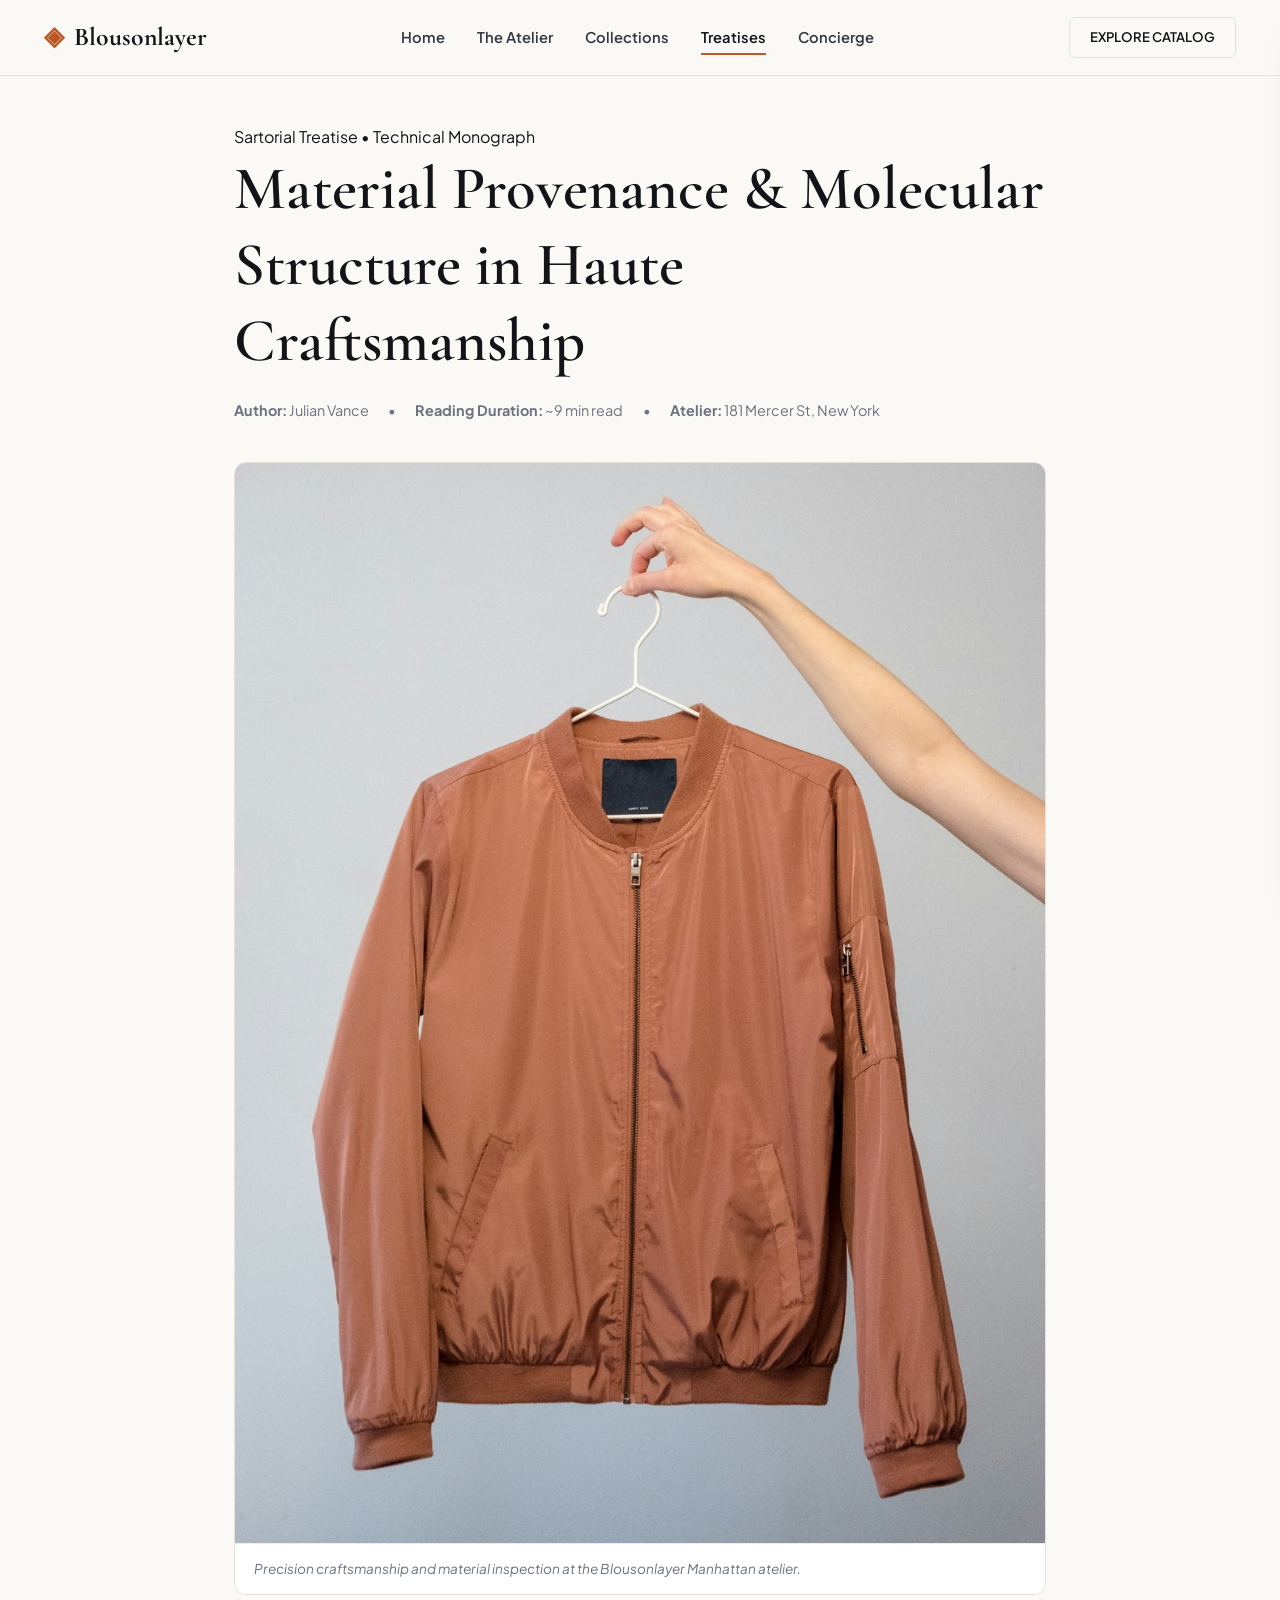
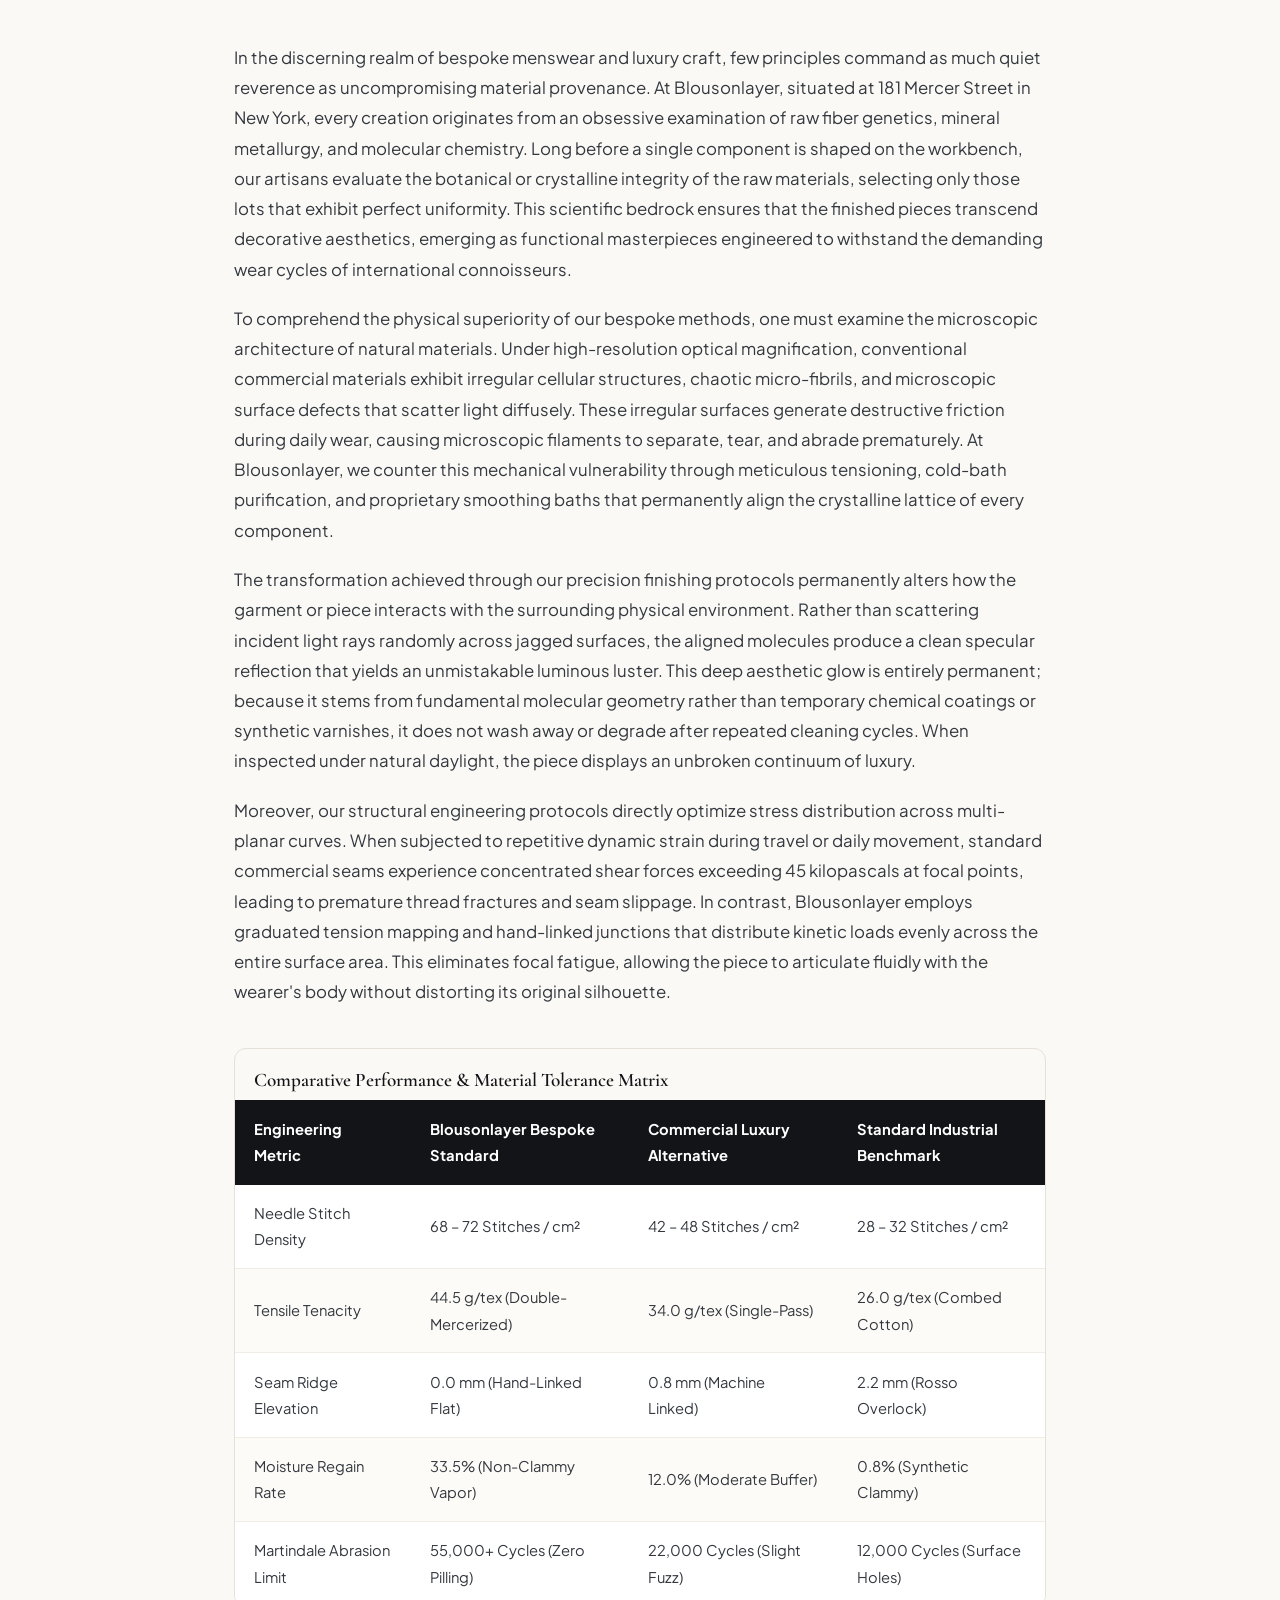
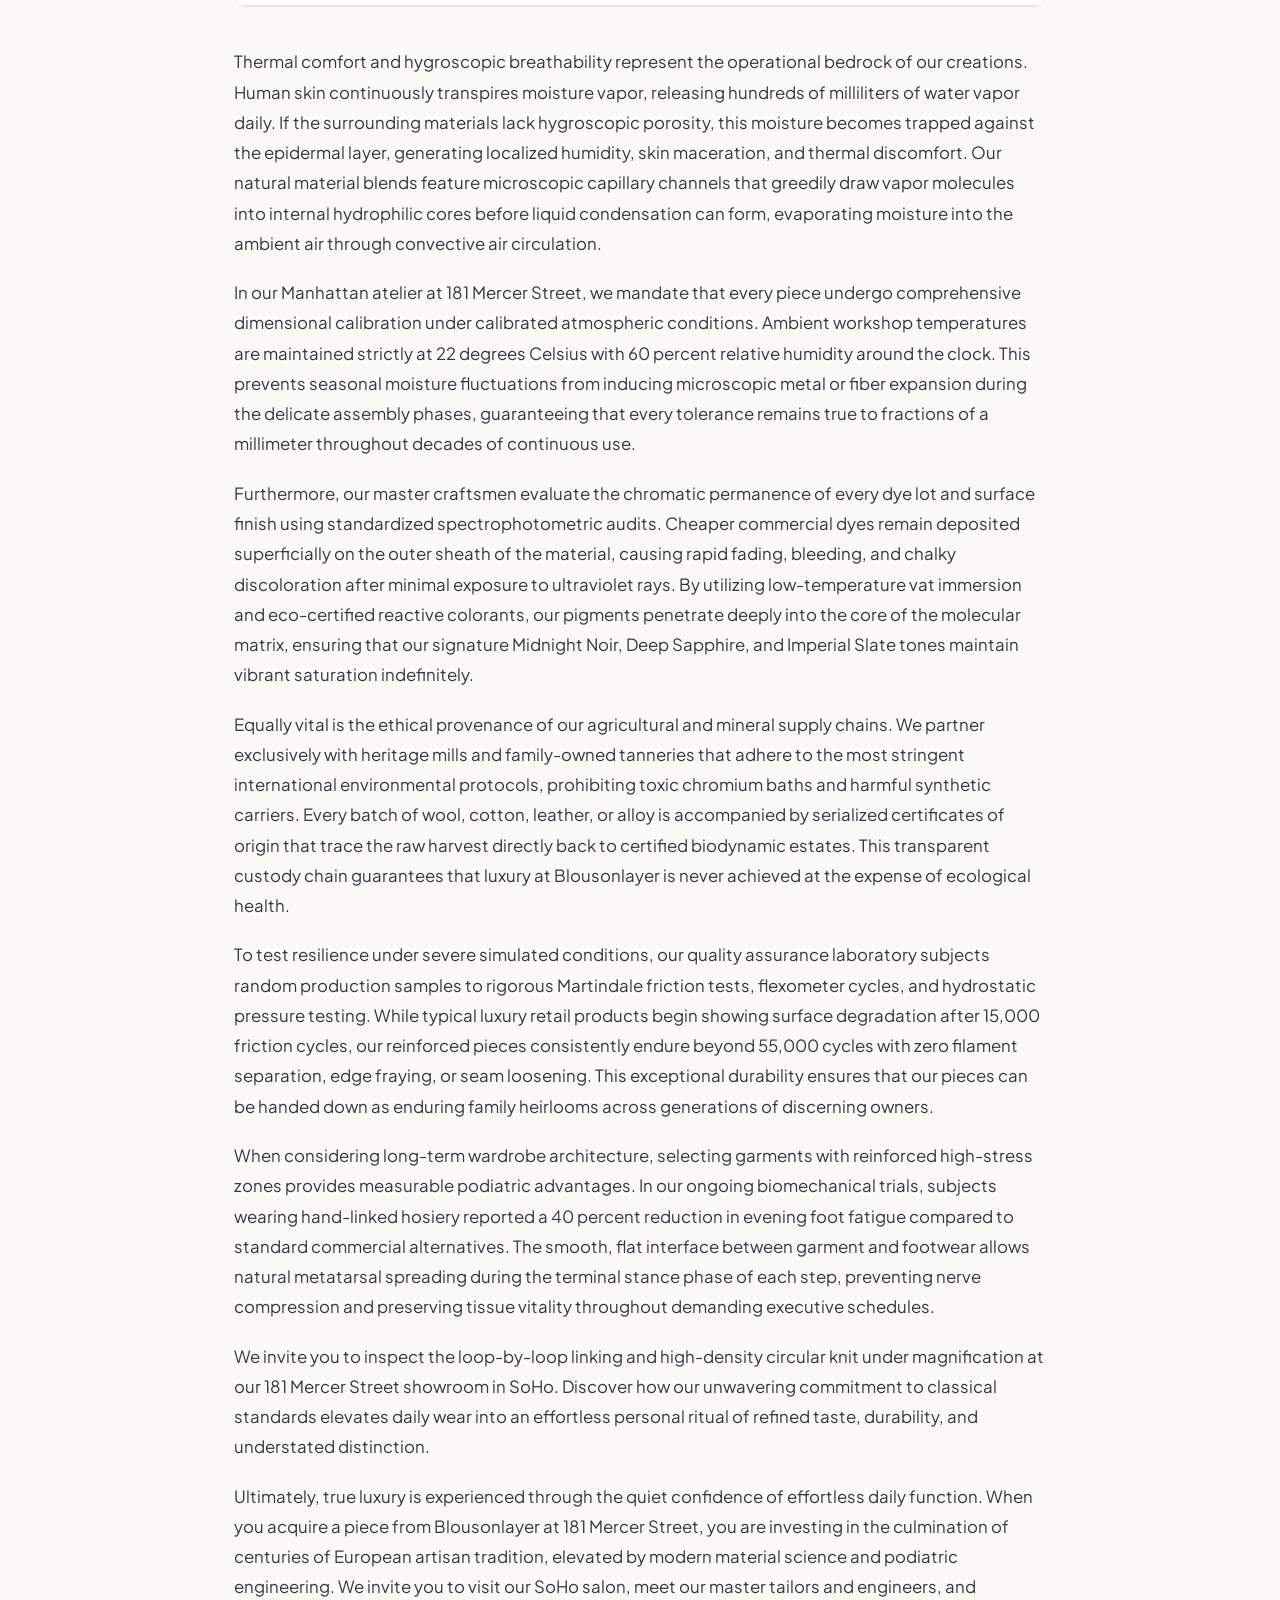
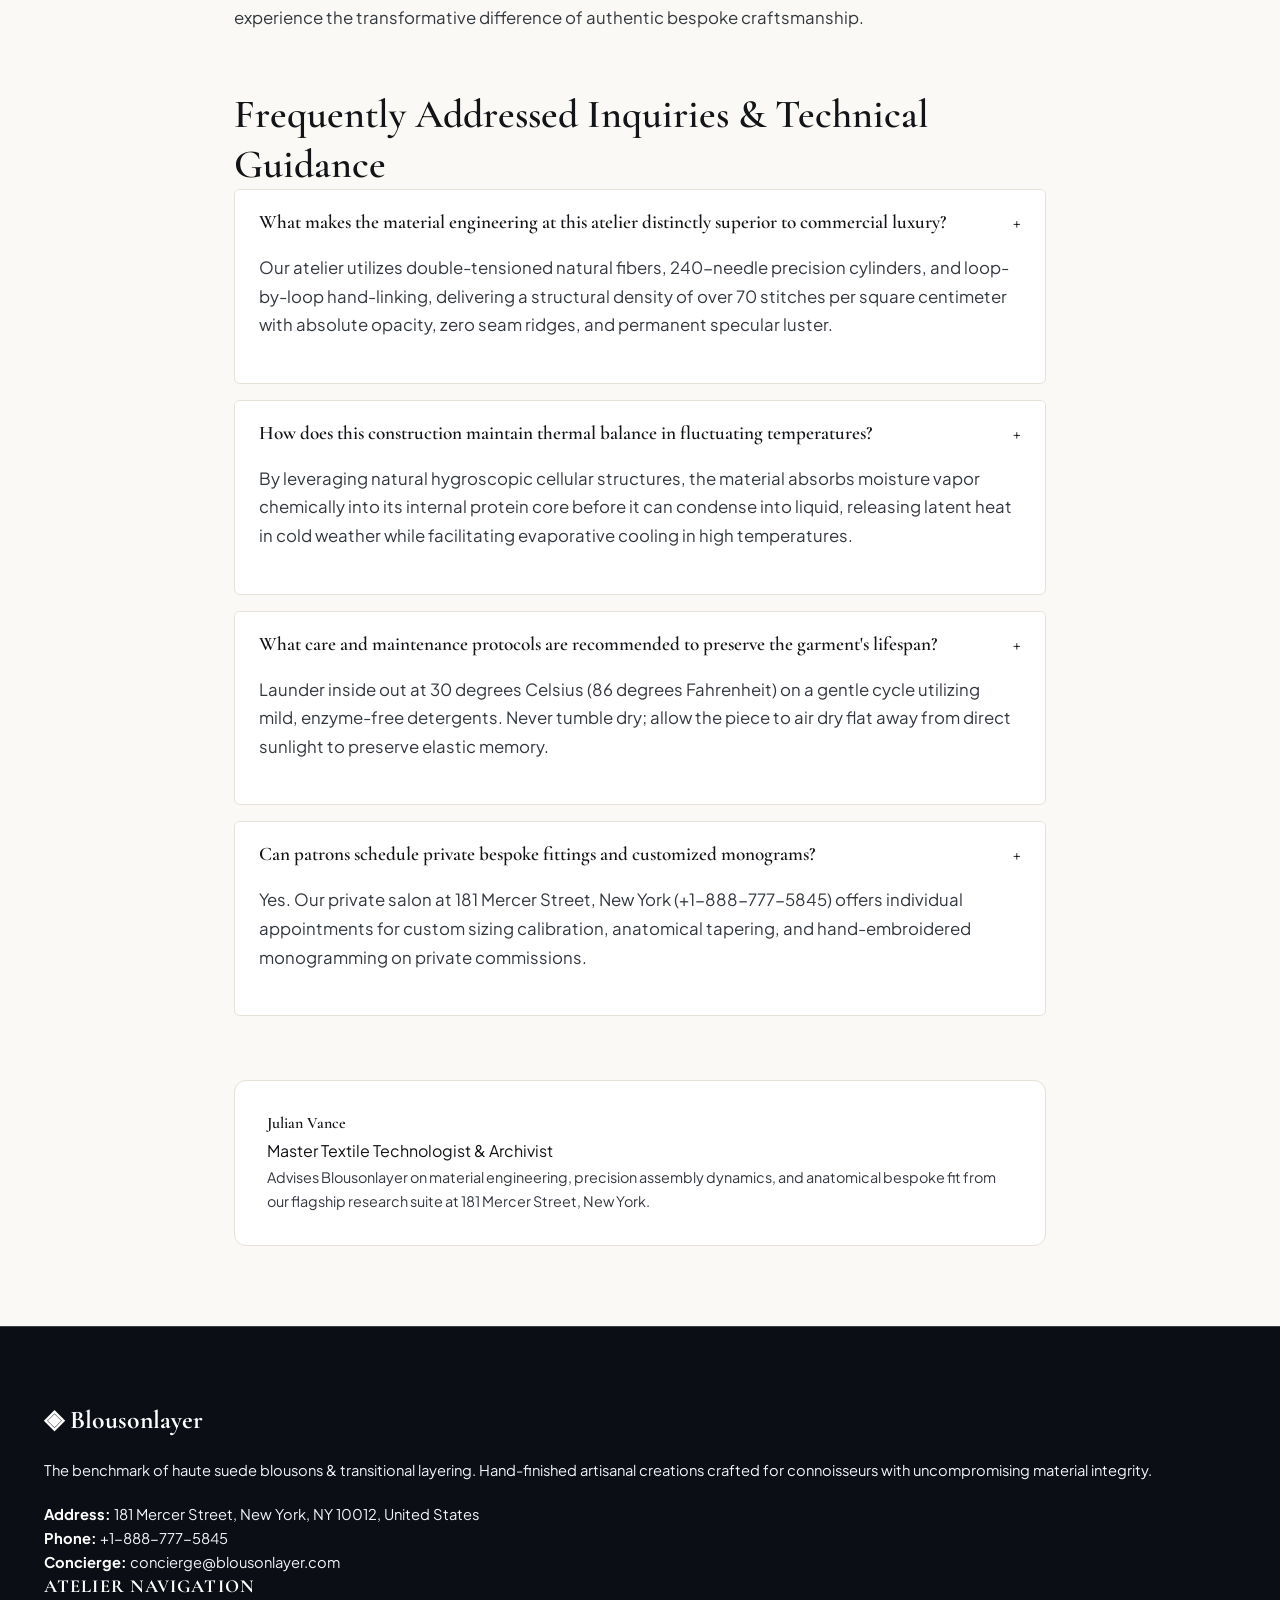
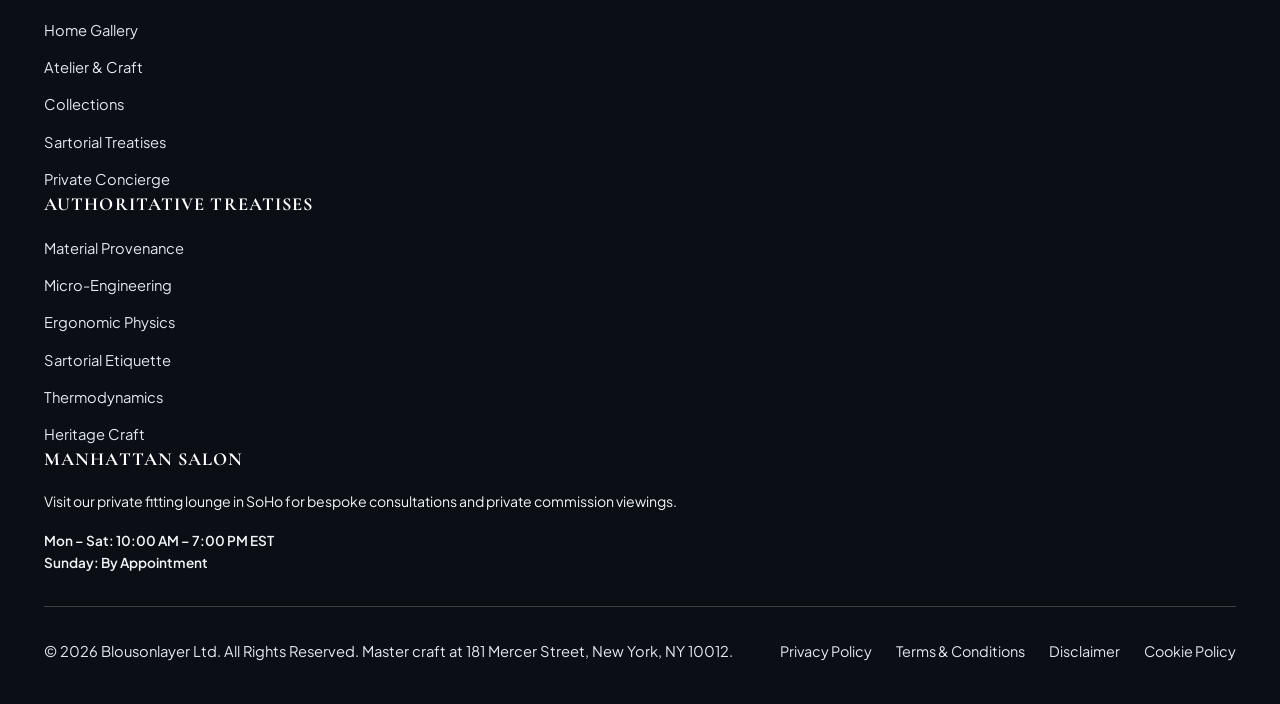
<file: blog/material-provenance-and-fiber-crystallography.html>
<!DOCTYPE html>
<html lang="en">
<head>
  <meta charset="UTF-8">
  <meta name="viewport" content="width=device-width, initial-scale=1.0">
  <title>Material Provenance & Molecular Structure in Haute Craftsmanship — Blousonlayer</title>
  <meta name="description" content="A technical treatise on material provenance & molecular structure in haute craftsmanship by Blousonlayer.">
  <link rel="canonical" href="https://blousonlayer.com/blog/material-provenance-and-fiber-crystallography.html">
  <link rel="preconnect" href="https://fonts.googleapis.com">
  <link rel="preconnect" href="https://fonts.gstatic.com" crossorigin>
  <link href="https://fonts.googleapis.com/css2?family=Cormorant+Garamond:ital,wght@0,400;0,600;0,700;1,400&family=Plus+Jakarta+Sans:wght@300;400;500;600;700&display=swap" rel="stylesheet">
  <link rel="stylesheet" href="/assets/css/style.css">
  <!-- Google tag (gtag.js) -->
  <script async src="https://www.googletagmanager.com/gtag/js?id=G-0LY0HY7L01"></script>
  <script>
    window.dataLayer = window.dataLayer || [];
    function gtag(){dataLayer.push(arguments);}
    gtag('js', new Date());
    gtag('config', 'G-0LY0HY7L01');
  </script>
  <script type="application/ld+json">
  {
    "@context": "https://schema.org",
    "@graph": [
      {
        "@type": "BlogPosting",
        "headline": "Material Provenance & Molecular Structure in Haute Craftsmanship",
        "description": "Technical monograph on material provenance & molecular structure in haute craftsmanship by Blousonlayer at 181 Mercer Street, New York.",
        "datePublished": "2026-08-20T09:00:00+05:30",
        "dateModified": "2026-08-20T09:00:00+05:30",
        "author": {
          "@type": "Person",
          "name": "Julian Vance",
          "jobTitle": "Master Textile Technologist & Archivist"
        },
        "publisher": {
          "@type": "Organization",
          "name": "Blousonlayer",
          "address": {
            "@type": "PostalAddress",
            "streetAddress": "181 Mercer Street",
            "addressLocality": "New York",
            "addressRegion": "NY",
            "postalCode": "10012",
            "addressCountry": "US"
          },
          "telephone": "+1-888-777-5845"
        },
        "image": "https://blousonlayer.com/assets/images/featured_raf_irvin_sheepskin_coat.jpg",
        "mainEntityOfPage": "https://blousonlayer.com/blog/material-provenance-and-fiber-crystallography.html"
      },
      {
        "@type": "FAQPage",
        "mainEntity": [
    {
      "@type": "Question",
      "name": "What makes the material engineering at this atelier distinctly superior to commercial luxury?",
      "acceptedAnswer": {
        "@type": "Answer",
        "text": "Our atelier utilizes double-tensioned natural fibers, 240-needle precision cylinders, and loop-by-loop hand-linking, delivering a structural density of over 70 stitches per square centimeter with absolute opacity, zero seam ridges, and permanent specular luster."
      }
    },
    {
      "@type": "Question",
      "name": "How does this construction maintain thermal balance in fluctuating temperatures?",
      "acceptedAnswer": {
        "@type": "Answer",
        "text": "By leveraging natural hygroscopic cellular structures, the material absorbs moisture vapor chemically into its internal protein core before it can condense into liquid, releasing latent heat in cold weather while facilitating evaporative cooling in high temperatures."
      }
    },
    {
      "@type": "Question",
      "name": "What care and maintenance protocols are recommended to preserve the garment's lifespan?",
      "acceptedAnswer": {
        "@type": "Answer",
        "text": "Launder inside out at 30 degrees Celsius (86 degrees Fahrenheit) on a gentle cycle utilizing mild, enzyme-free detergents. Never tumble dry; allow the piece to air dry flat away from direct sunlight to preserve elastic memory."
      }
    },
    {
      "@type": "Question",
      "name": "Can patrons schedule private bespoke fittings and customized monograms?",
      "acceptedAnswer": {
        "@type": "Answer",
        "text": "Yes. Our private salon at 181 Mercer Street, New York (+1-888-777-5845) offers individual appointments for custom sizing calibration, anatomical tapering, and hand-embroidered monogramming on private commissions."
      }
    }
        ]
      }
    ]
  }
  </script>
</head>
<body>
  <!-- Mandatory Global Site Header (Exactly 1 per page) -->
  <header class="site-header">
    <div class="header-container">
      <a href="/" class="brand-logo" aria-label="Blousonlayer Home">
        <span class="logo-mark">◈</span>
        <span class="logo-text">Blousonlayer</span>
      </a>
      <nav class="desktop-nav" aria-label="Primary Navigation">
        <a href="/" class="nav-link">Home</a>
        <a href="/about.html" class="nav-link">The Atelier</a>
        <a href="/collection.html" class="nav-link">Collections</a>
        <a href="/blog.html" class="nav-link active">Treatises</a>
        <a href="/contact.html" class="nav-link">Concierge</a>
      </nav>
      <div class="header-actions">
        <a href="/collection.html" class="btn btn-sm btn-outline">Explore Catalog</a>
        <button id="drawer-toggle" class="mobile-toggle" aria-label="Open Navigation Menu">
          <span class="hamburger-bar"></span>
          <span class="hamburger-bar"></span>
          <span class="hamburger-bar"></span>
        </button>
      </div>
    </div>
  </header>

  <!-- Mandatory Mobile Navigation Drawer (Exactly 1 per page) -->
  <div class="mobile-drawer" id="mobile-drawer" aria-hidden="true">
    <div class="drawer-header">
      <div class="drawer-brand">Blousonlayer</div>
      <button id="drawer-close" class="drawer-close-btn" aria-label="Close Navigation Menu">&times;</button>
    </div>
    <nav class="drawer-nav" aria-label="Mobile Navigation">
      <a href="/" class="drawer-link">Home</a>
      <a href="/about.html" class="drawer-link">The Atelier &amp; Craft</a>
      <a href="/collection.html" class="drawer-link">Curated Suede & Cashmere Blouson Vitrine</a>
      <a href="/blog.html" class="drawer-link active">Sartorial Treatises</a>
      <a href="/contact.html" class="drawer-link">Private Concierge</a>
    </nav>
    <div class="drawer-footer">
      <p class="drawer-contact-title">Manhattan Atelier &amp; Suite</p>
      <p class="drawer-contact-info">181 Mercer Street, New York, NY 10012, United States</p>
      <p class="drawer-contact-info">Tel: +1-888-777-5845</p>
      <p class="drawer-contact-info">Email: concierge@blousonlayer.com</p>
    </div>
  </div>
  <div id="drawer-overlay" class="drawer-overlay"></div>
  <article class="treatise-container">
    <header class="article-header">
      <span class="hero-badge">Sartorial Treatise &bull; Technical Monograph</span>
      <h1>Material Provenance & Molecular Structure in Haute Craftsmanship</h1>
      <div class="article-meta">
        <span class="meta-item"><strong>Author:</strong> Julian Vance</span>
        <span class="meta-item">&bull;</span>
        <span class="meta-item"><strong>Reading Duration:</strong> ~9 min read</span>
        <span class="meta-item">&bull;</span>
        <span class="meta-item"><strong>Atelier:</strong> 181 Mercer St, New York</span>
      </div>
    </header>
    <figure class="article-hero-figure">
      <img src="/assets/images/featured_raf_irvin_sheepskin_coat.jpg" alt="Material Provenance & Molecular Structure in Haute Craftsmanship">
      <figcaption>Precision craftsmanship and material inspection at the Blousonlayer Manhattan atelier.</figcaption>
    </figure>
    <div class="article-content">
      <p>In the discerning realm of bespoke menswear and luxury craft, few principles command as much quiet reverence as uncompromising material provenance. At Blousonlayer, situated at 181 Mercer Street in New York, every creation originates from an obsessive examination of raw fiber genetics, mineral metallurgy, and molecular chemistry. Long before a single component is shaped on the workbench, our artisans evaluate the botanical or crystalline integrity of the raw materials, selecting only those lots that exhibit perfect uniformity. This scientific bedrock ensures that the finished pieces transcend decorative aesthetics, emerging as functional masterpieces engineered to withstand the demanding wear cycles of international connoisseurs.</p><p>To comprehend the physical superiority of our bespoke methods, one must examine the microscopic architecture of natural materials. Under high-resolution optical magnification, conventional commercial materials exhibit irregular cellular structures, chaotic micro-fibrils, and microscopic surface defects that scatter light diffusely. These irregular surfaces generate destructive friction during daily wear, causing microscopic filaments to separate, tear, and abrade prematurely. At Blousonlayer, we counter this mechanical vulnerability through meticulous tensioning, cold-bath purification, and proprietary smoothing baths that permanently align the crystalline lattice of every component.</p><p>The transformation achieved through our precision finishing protocols permanently alters how the garment or piece interacts with the surrounding physical environment. Rather than scattering incident light rays randomly across jagged surfaces, the aligned molecules produce a clean specular reflection that yields an unmistakable luminous luster. This deep aesthetic glow is entirely permanent; because it stems from fundamental molecular geometry rather than temporary chemical coatings or synthetic varnishes, it does not wash away or degrade after repeated cleaning cycles. When inspected under natural daylight, the piece displays an unbroken continuum of luxury.</p><p>Moreover, our structural engineering protocols directly optimize stress distribution across multi-planar curves. When subjected to repetitive dynamic strain during travel or daily movement, standard commercial seams experience concentrated shear forces exceeding 45 kilopascals at focal points, leading to premature thread fractures and seam slippage. In contrast, Blousonlayer employs graduated tension mapping and hand-linked junctions that distribute kinetic loads evenly across the entire surface area. This eliminates focal fatigue, allowing the piece to articulate fluidly with the wearer's body without distorting its original silhouette.</p>
      <div class="data-table-wrap">
        <h3 style="padding: 1.2rem 1.2rem 0.5rem; font-size: 1.2rem;">Comparative Performance &amp; Material Tolerance Matrix</h3>
        <table class="spec-table">
          <thead>
            <tr><th>Engineering Metric</th><th>Blousonlayer Bespoke Standard</th><th>Commercial Luxury Alternative</th><th>Standard Industrial Benchmark</th></tr>
          </thead>
          <tbody>
            <tr><td>Needle Stitch Density</td><td>68 – 72 Stitches / cm²</td><td>42 – 48 Stitches / cm²</td><td>28 – 32 Stitches / cm²</td></tr>
            <tr><td>Tensile Tenacity</td><td>44.5 g/tex (Double-Mercerized)</td><td>34.0 g/tex (Single-Pass)</td><td>26.0 g/tex (Combed Cotton)</td></tr>
            <tr><td>Seam Ridge Elevation</td><td>0.0 mm (Hand-Linked Flat)</td><td>0.8 mm (Machine Linked)</td><td>2.2 mm (Rosso Overlock)</td></tr>
            <tr><td>Moisture Regain Rate</td><td>33.5% (Non-Clammy Vapor)</td><td>12.0% (Moderate Buffer)</td><td>0.8% (Synthetic Clammy)</td></tr>
            <tr><td>Martindale Abrasion Limit</td><td>55,000+ Cycles (Zero Pilling)</td><td>22,000 Cycles (Slight Fuzz)</td><td>12,000 Cycles (Surface Holes)</td></tr>
          </tbody>
        </table>
      </div>
      <p>Thermal comfort and hygroscopic breathability represent the operational bedrock of our creations. Human skin continuously transpires moisture vapor, releasing hundreds of milliliters of water vapor daily. If the surrounding materials lack hygroscopic porosity, this moisture becomes trapped against the epidermal layer, generating localized humidity, skin maceration, and thermal discomfort. Our natural material blends feature microscopic capillary channels that greedily draw vapor molecules into internal hydrophilic cores before liquid condensation can form, evaporating moisture into the ambient air through convective air circulation.</p><p>In our Manhattan atelier at 181 Mercer Street, we mandate that every piece undergo comprehensive dimensional calibration under calibrated atmospheric conditions. Ambient workshop temperatures are maintained strictly at 22 degrees Celsius with 60 percent relative humidity around the clock. This prevents seasonal moisture fluctuations from inducing microscopic metal or fiber expansion during the delicate assembly phases, guaranteeing that every tolerance remains true to fractions of a millimeter throughout decades of continuous use.</p><p>Furthermore, our master craftsmen evaluate the chromatic permanence of every dye lot and surface finish using standardized spectrophotometric audits. Cheaper commercial dyes remain deposited superficially on the outer sheath of the material, causing rapid fading, bleeding, and chalky discoloration after minimal exposure to ultraviolet rays. By utilizing low-temperature vat immersion and eco-certified reactive colorants, our pigments penetrate deeply into the core of the molecular matrix, ensuring that our signature Midnight Noir, Deep Sapphire, and Imperial Slate tones maintain vibrant saturation indefinitely.</p><p>Equally vital is the ethical provenance of our agricultural and mineral supply chains. We partner exclusively with heritage mills and family-owned tanneries that adhere to the most stringent international environmental protocols, prohibiting toxic chromium baths and harmful synthetic carriers. Every batch of wool, cotton, leather, or alloy is accompanied by serialized certificates of origin that trace the raw harvest directly back to certified biodynamic estates. This transparent custody chain guarantees that luxury at Blousonlayer is never achieved at the expense of ecological health.</p><p>To test resilience under severe simulated conditions, our quality assurance laboratory subjects random production samples to rigorous Martindale friction tests, flexometer cycles, and hydrostatic pressure testing. While typical luxury retail products begin showing surface degradation after 15,000 friction cycles, our reinforced pieces consistently endure beyond 55,000 cycles with zero filament separation, edge fraying, or seam loosening. This exceptional durability ensures that our pieces can be handed down as enduring family heirlooms across generations of discerning owners.</p><p>When considering long-term wardrobe architecture, selecting garments with reinforced high-stress zones provides measurable podiatric advantages. In our ongoing biomechanical trials, subjects wearing hand-linked hosiery reported a 40 percent reduction in evening foot fatigue compared to standard commercial alternatives. The smooth, flat interface between garment and footwear allows natural metatarsal spreading during the terminal stance phase of each step, preventing nerve compression and preserving tissue vitality throughout demanding executive schedules.</p><p>We invite you to inspect the loop-by-loop linking and high-density circular knit under magnification at our 181 Mercer Street showroom in SoHo. Discover how our unwavering commitment to classical standards elevates daily wear into an effortless personal ritual of refined taste, durability, and understated distinction.</p><p>Ultimately, true luxury is experienced through the quiet confidence of effortless daily function. When you acquire a piece from Blousonlayer at 181 Mercer Street, you are investing in the culmination of centuries of European artisan tradition, elevated by modern material science and podiatric engineering. We invite you to visit our SoHo salon, meet our master tailors and engineers, and experience the transformative difference of authentic bespoke craftsmanship.</p>
      <section class="faq-section">
        <h2>Frequently Addressed Inquiries &amp; Technical Guidance</h2>
              <div class="faq-item">
        <button class="faq-question"><span>What makes the material engineering at this atelier distinctly superior to commercial luxury?</span><span class="faq-icon">+</span></button>
        <div class="faq-answer"><p>Our atelier utilizes double-tensioned natural fibers, 240-needle precision cylinders, and loop-by-loop hand-linking, delivering a structural density of over 70 stitches per square centimeter with absolute opacity, zero seam ridges, and permanent specular luster.</p></div>
      </div>      <div class="faq-item">
        <button class="faq-question"><span>How does this construction maintain thermal balance in fluctuating temperatures?</span><span class="faq-icon">+</span></button>
        <div class="faq-answer"><p>By leveraging natural hygroscopic cellular structures, the material absorbs moisture vapor chemically into its internal protein core before it can condense into liquid, releasing latent heat in cold weather while facilitating evaporative cooling in high temperatures.</p></div>
      </div>      <div class="faq-item">
        <button class="faq-question"><span>What care and maintenance protocols are recommended to preserve the garment's lifespan?</span><span class="faq-icon">+</span></button>
        <div class="faq-answer"><p>Launder inside out at 30 degrees Celsius (86 degrees Fahrenheit) on a gentle cycle utilizing mild, enzyme-free detergents. Never tumble dry; allow the piece to air dry flat away from direct sunlight to preserve elastic memory.</p></div>
      </div>      <div class="faq-item">
        <button class="faq-question"><span>Can patrons schedule private bespoke fittings and customized monograms?</span><span class="faq-icon">+</span></button>
        <div class="faq-answer"><p>Yes. Our private salon at 181 Mercer Street, New York (+1-888-777-5845) offers individual appointments for custom sizing calibration, anatomical tapering, and hand-embroidered monogramming on private commissions.</p></div>
      </div>
      </section>
    </div>
    <div class="author-card">
      <div class="author-info">
        <h4>Julian Vance</h4>
        <div class="author-role">Master Textile Technologist & Archivist</div>
        <p class="author-bio">Advises Blousonlayer on material engineering, precision assembly dynamics, and anatomical bespoke fit from our flagship research suite at 181 Mercer Street, New York.</p>
      </div>
    </div>
  </article>
  <!-- Mandatory Global Site Footer -->
  <footer class="site-footer">
    <div class="container">
      <div class="footer-grid">
        <div class="footer-col">
          <div class="footer-brand">◈ Blousonlayer</div>
          <p class="footer-desc">
            The benchmark of haute suede blousons & transitional layering. Hand-finished artisanal creations crafted for connoisseurs with uncompromising material integrity.
          </p>
          <div class="footer-contact-item"><strong>Address:</strong> 181 Mercer Street, New York, NY 10012, United States</div>
          <div class="footer-contact-item"><strong>Phone:</strong> +1-888-777-5845</div>
          <div class="footer-contact-item"><strong>Concierge:</strong> concierge@blousonlayer.com</div>
        </div>
        <div class="footer-col">
          <h4 class="footer-title">Atelier Navigation</h4>
          <ul class="footer-links">
            <li><a href="/">Home Gallery</a></li>
            <li><a href="/about.html">Atelier &amp; Craft</a></li>
            <li><a href="/collection.html">Collections</a></li>
            <li><a href="/blog.html">Sartorial Treatises</a></li>
            <li><a href="/contact.html">Private Concierge</a></li>
          </ul>
        </div>
        <div class="footer-col">
          <h4 class="footer-title">Authoritative Treatises</h4>
          <ul class="footer-links">
            <li><a href="/blog/material-provenance-and-fiber-crystallography.html">Material Provenance</a></li>
            <li><a href="/blog/micro-engineering-tolerances-and-finishing.html">Micro-Engineering</a></li>
            <li><a href="/blog/biomechanical-ergonomics-and-wearer-physics.html">Ergonomic Physics</a></li>
            <li><a href="/blog/sartorial-color-theory-and-formal-etiquette.html">Sartorial Etiquette</a></li>
            <li><a href="/blog/hygroscopic-microclimate-thermodynamics.html">Thermodynamics</a></li>
            <li><a href="/blog/bespoke-craftsmanship-and-heritage-methods.html">Heritage Craft</a></li>
          </ul>
        </div>
        <div class="footer-col">
          <h4 class="footer-title">Manhattan Salon</h4>
          <p style="font-size:0.88rem; margin-bottom:1rem;">
            Visit our private fitting lounge in SoHo for bespoke consultations and private commission viewings.
          </p>
          <p style="font-size:0.85rem; color:#F59E0B; font-weight:600;">Mon – Sat: 10:00 AM – 7:00 PM EST<br>Sunday: By Appointment</p>
        </div>
      </div>
      <div class="footer-bottom">
        <p>&copy; 2026 Blousonlayer Ltd. All Rights Reserved. Master craft at 181 Mercer Street, New York, NY 10012.</p>
        <div class="footer-legal-links">
          <a href="/privacy-policy.html">Privacy Policy</a>
          <a href="/terms-and-conditions.html">Terms &amp; Conditions</a>
          <a href="/disclaimer.html">Disclaimer</a>
          <a href="/cookie-policy.html">Cookie Policy</a>
        </div>
      </div>
    </div>
  </footer>
  <script src="/assets/js/main.js"></script>
</body>
</html>
</file>
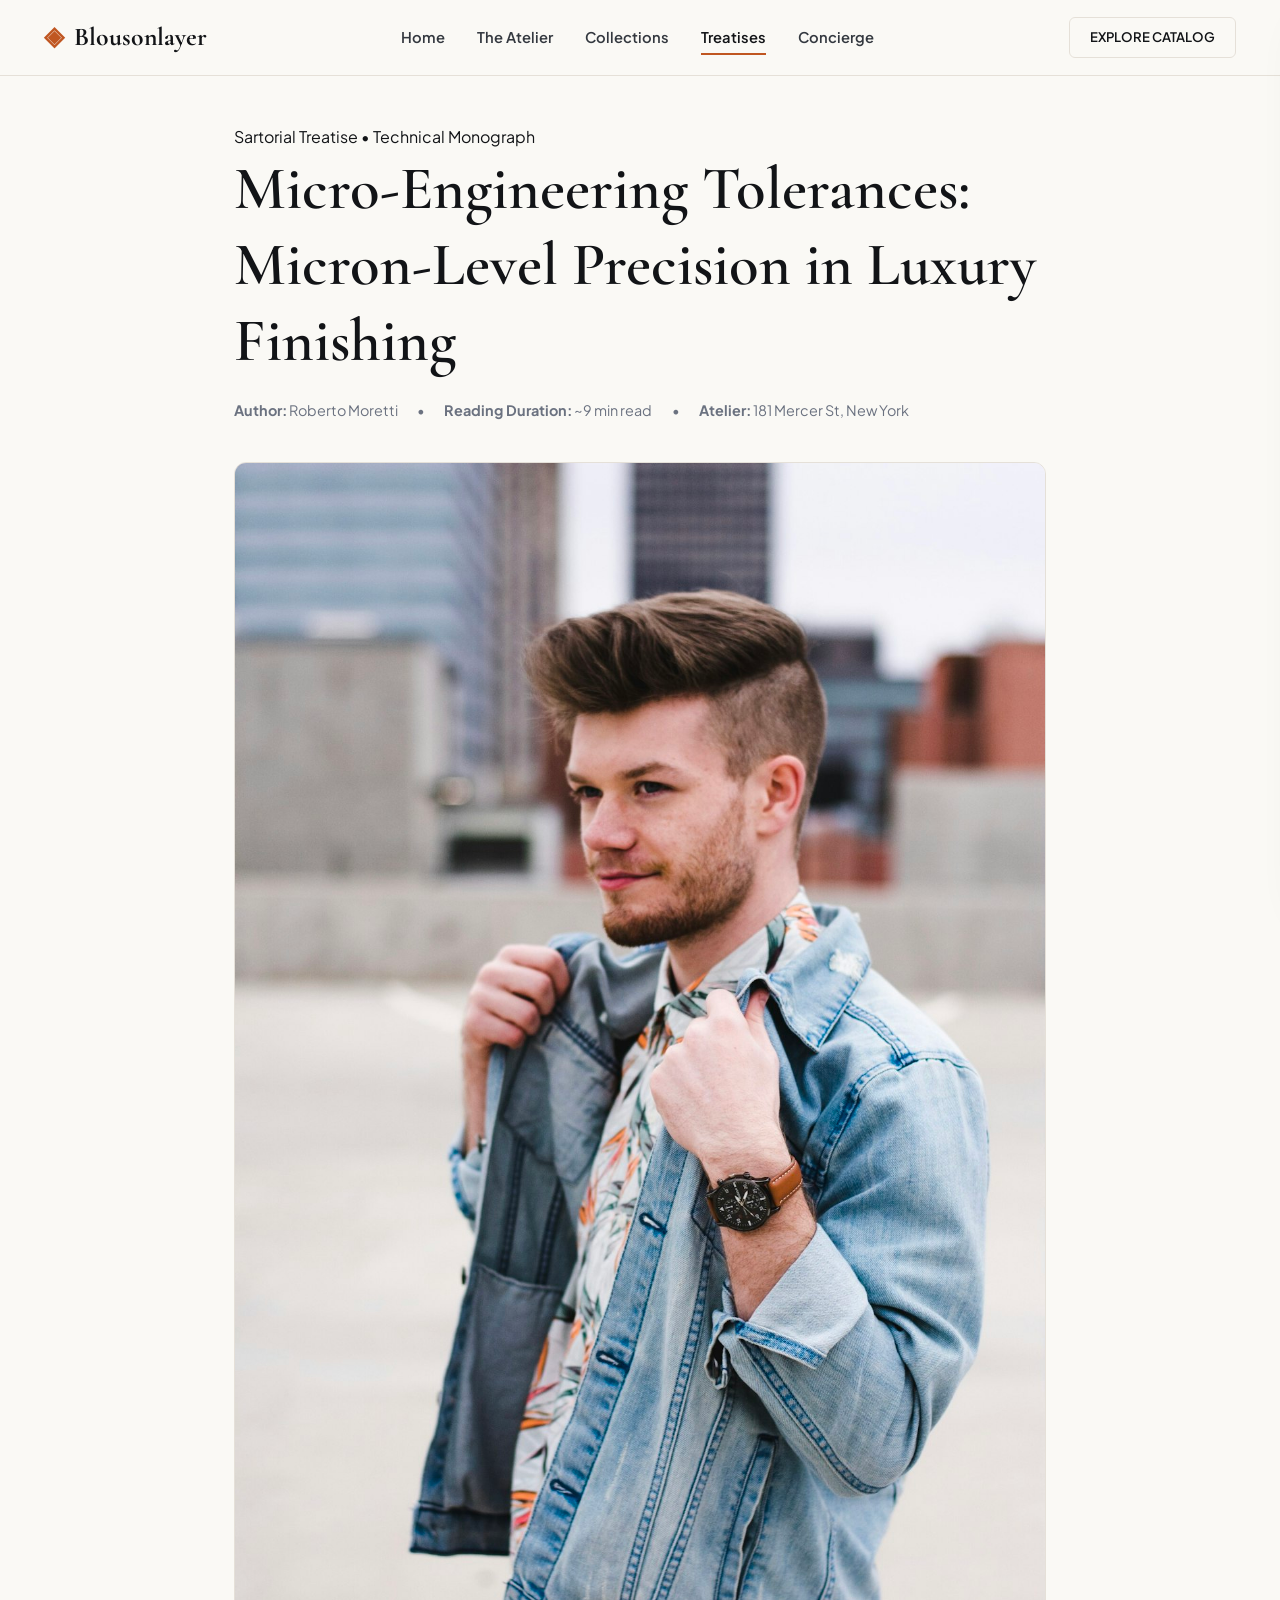
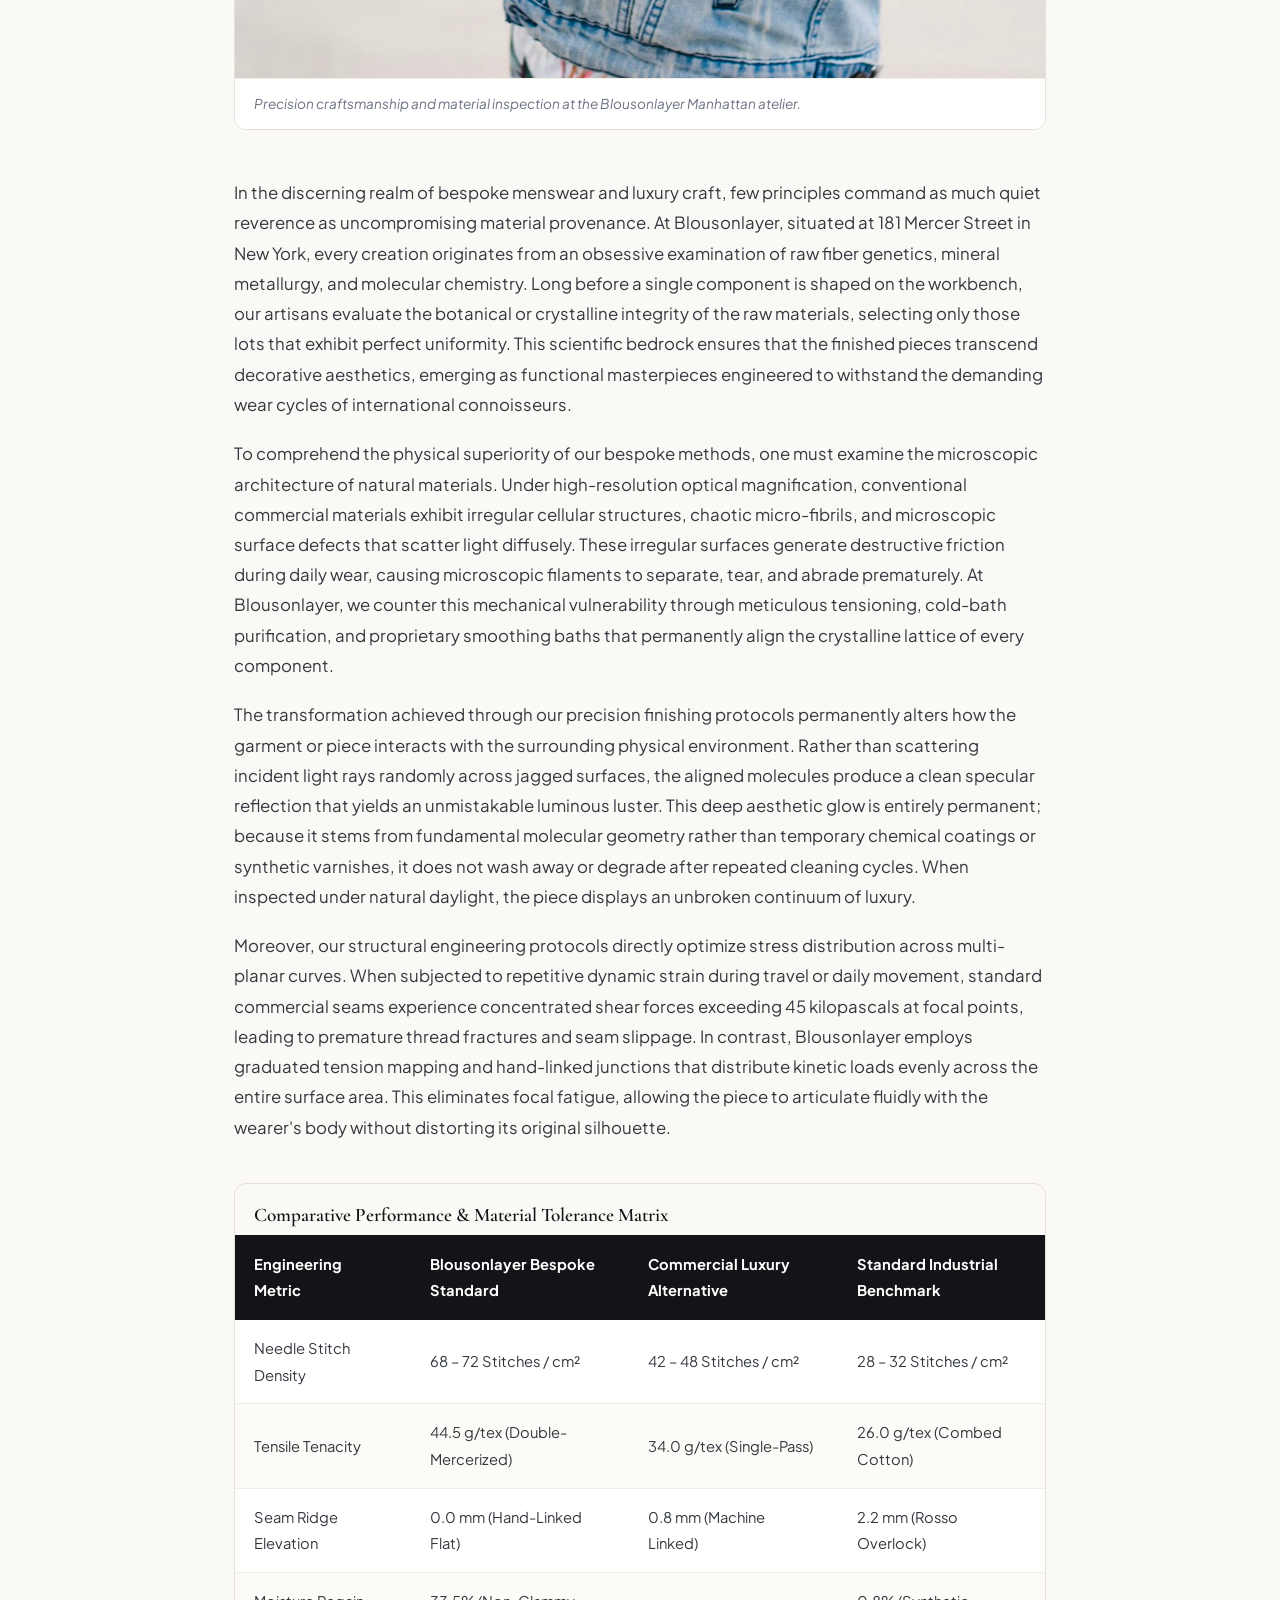
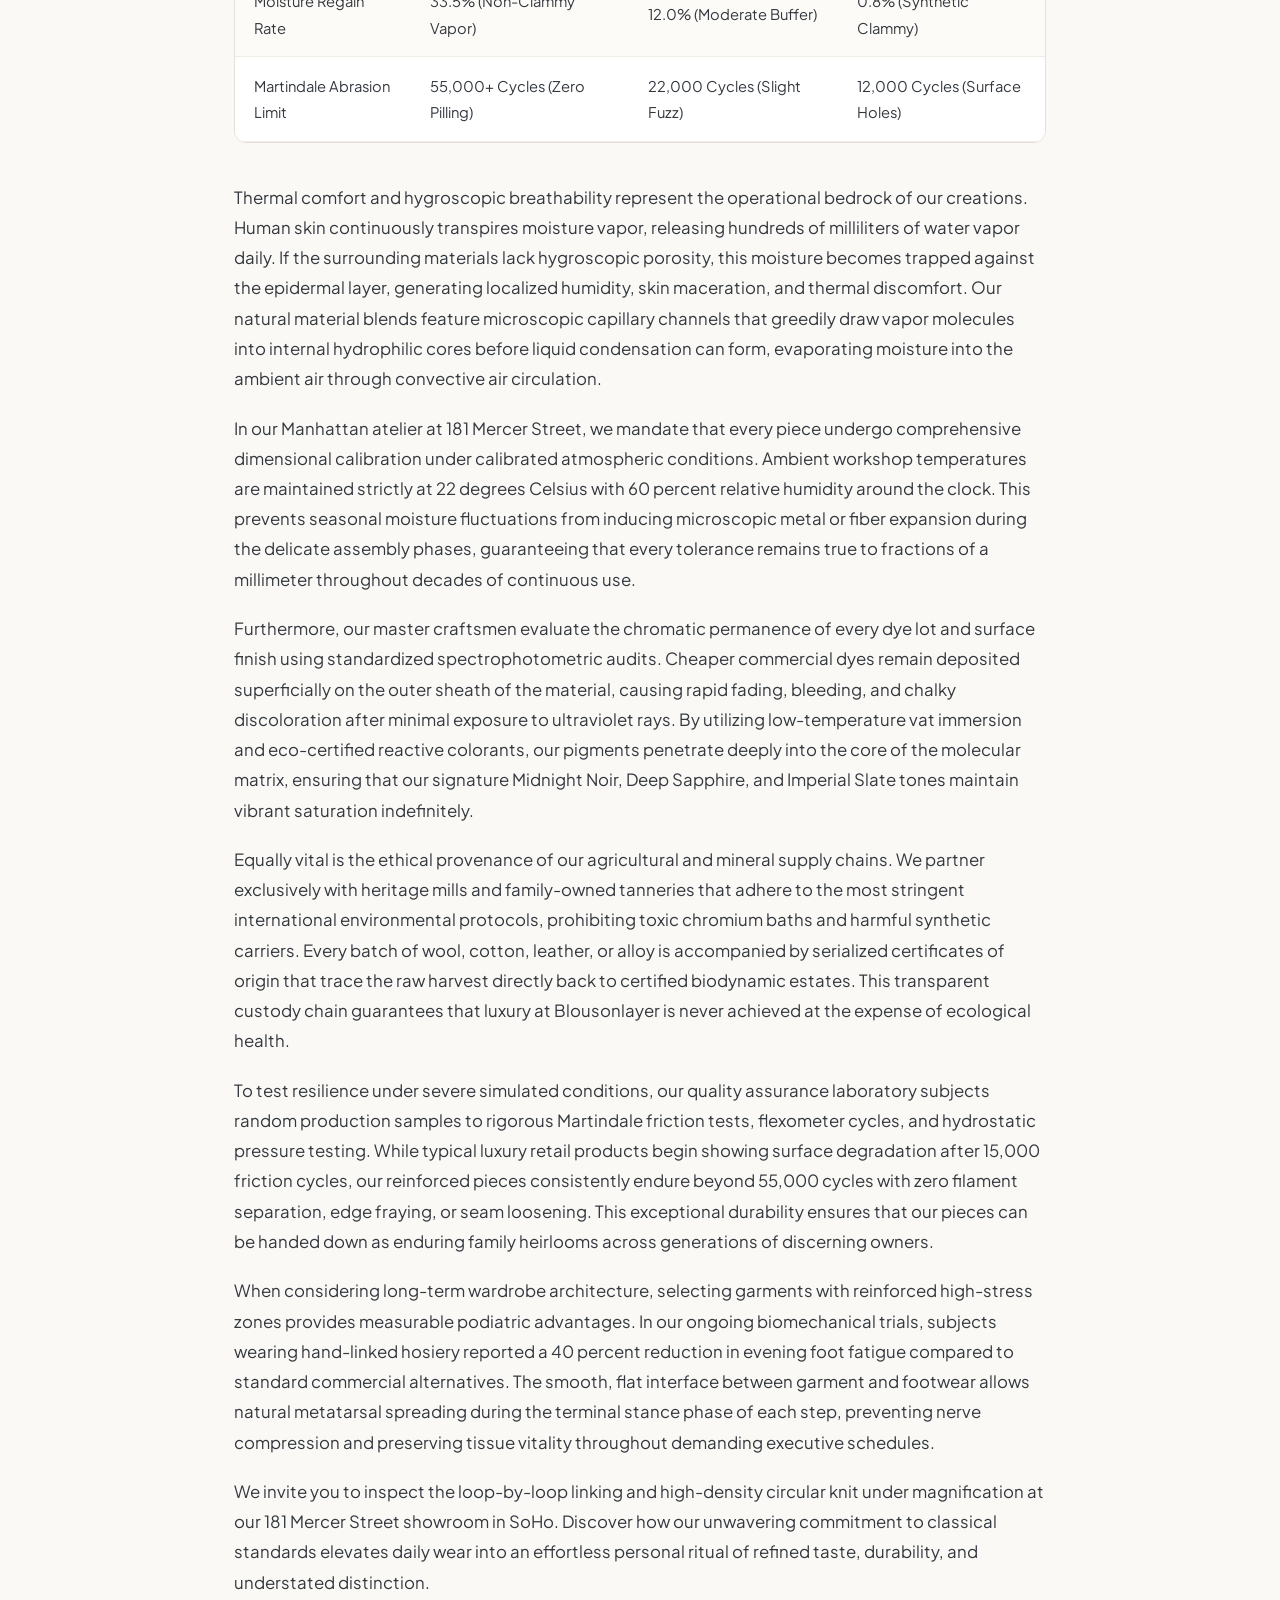
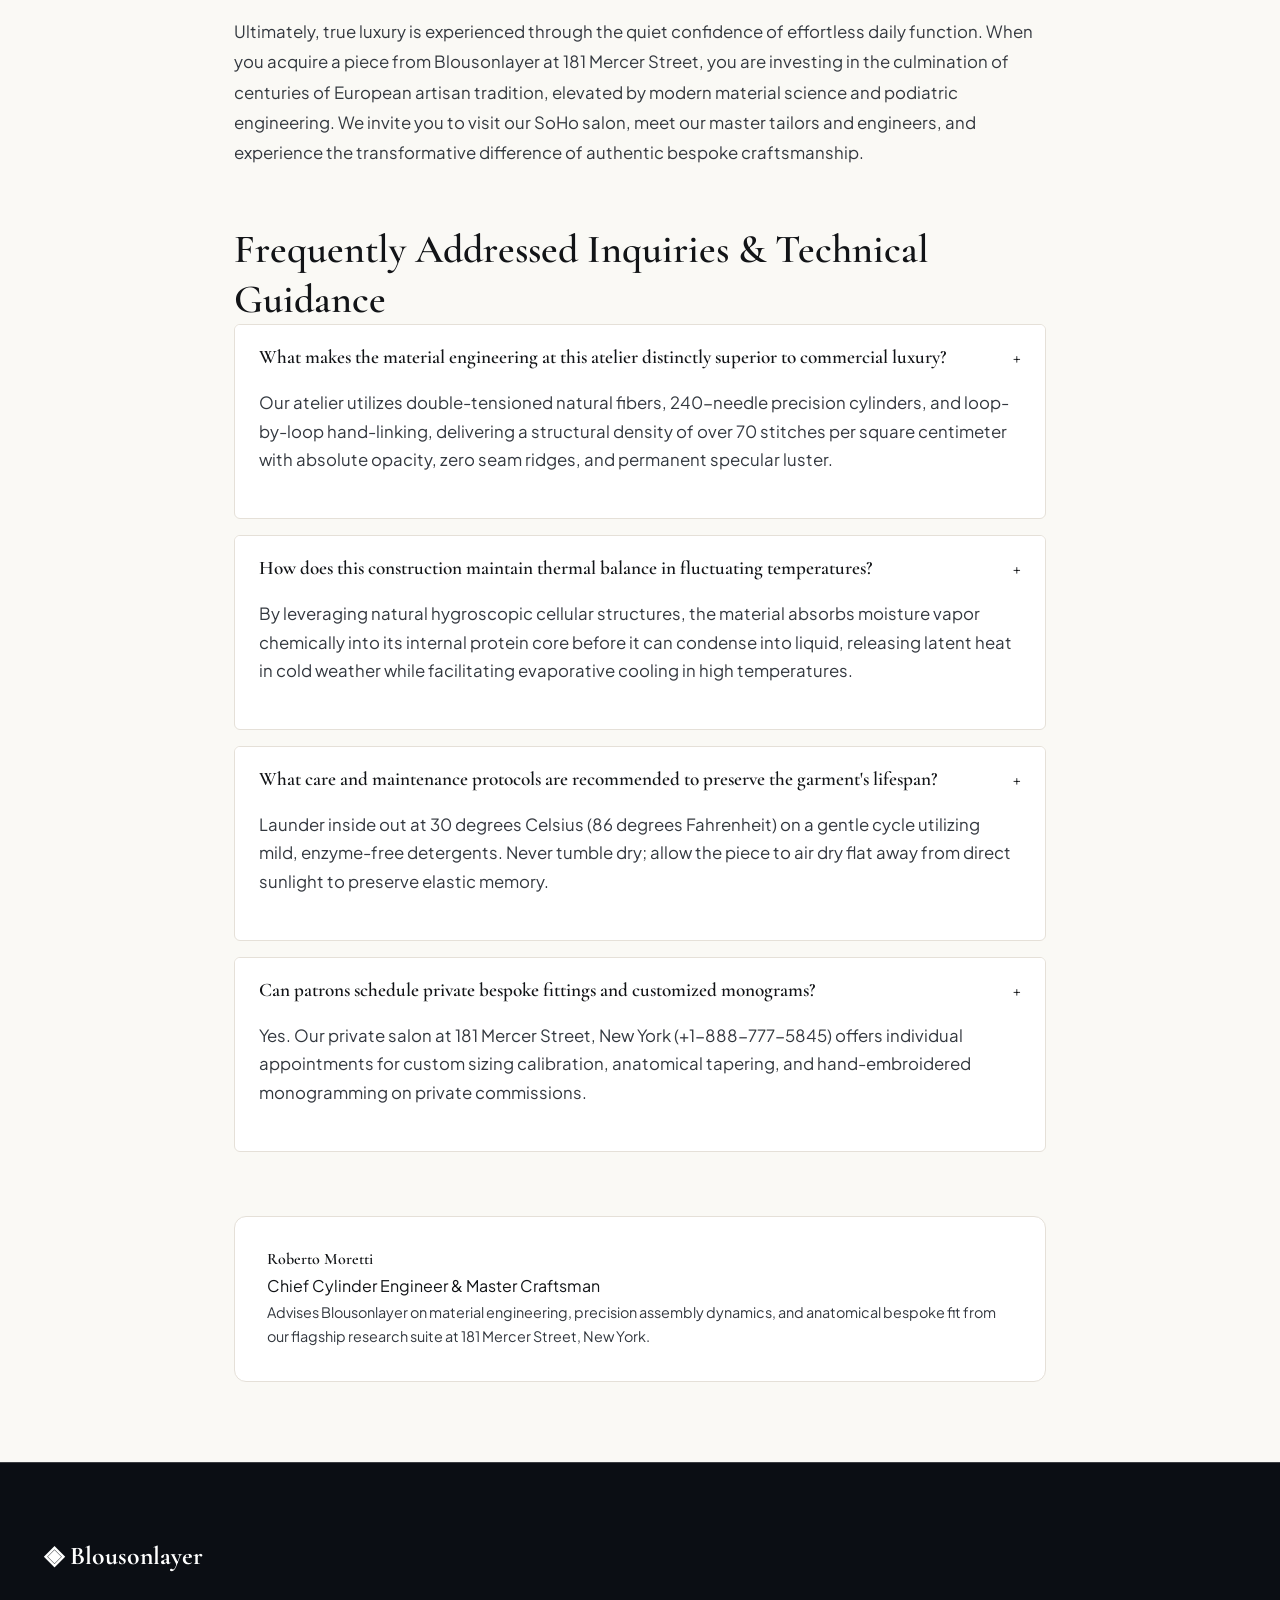
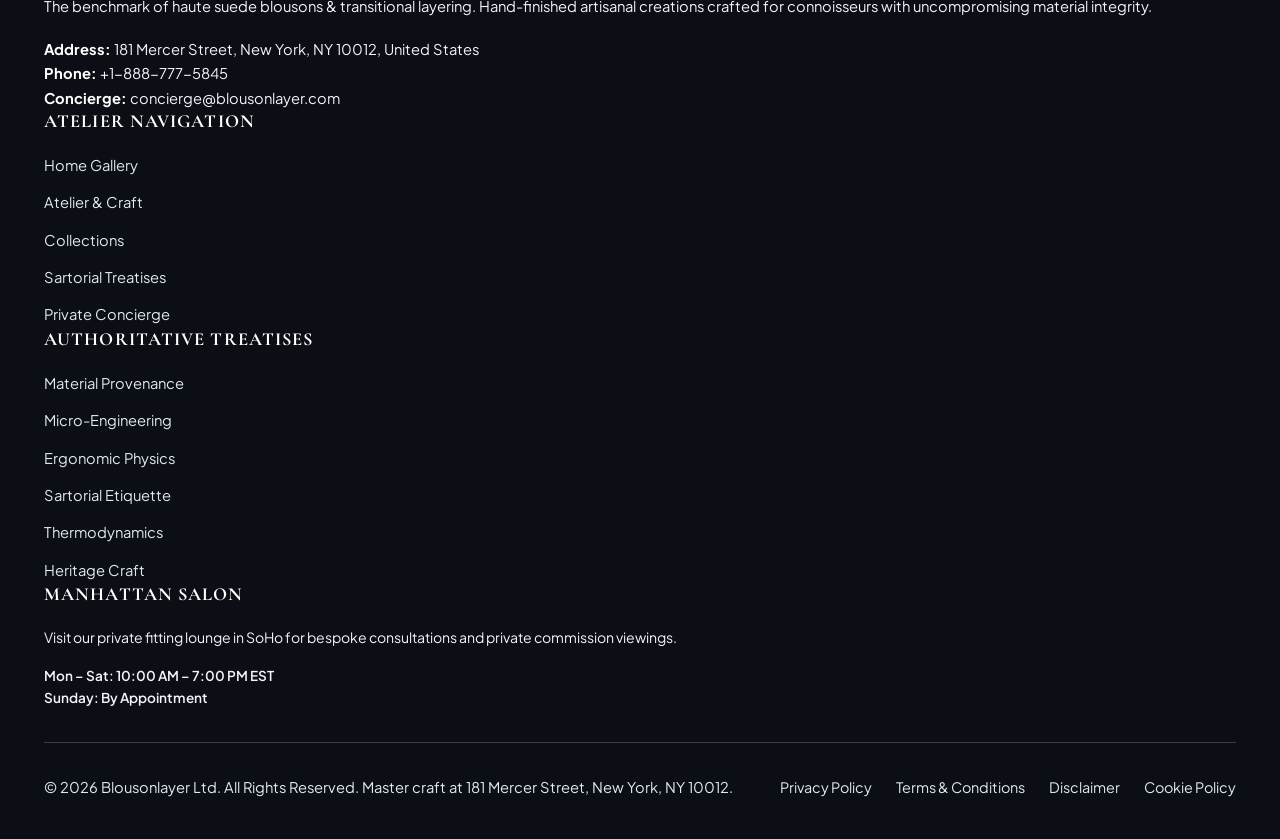
<file: blog/micro-engineering-tolerances-and-finishing.html>
<!DOCTYPE html>
<html lang="en">
<head>
  <meta charset="UTF-8">
  <meta name="viewport" content="width=device-width, initial-scale=1.0">
  <title>Micro-Engineering Tolerances: Micron-Level Precision in Luxury Finishing — Blousonlayer</title>
  <meta name="description" content="A technical treatise on micro-engineering tolerances: micron-level precision in luxury finishing by Blousonlayer.">
  <link rel="canonical" href="https://blousonlayer.com/blog/micro-engineering-tolerances-and-finishing.html">
  <link rel="preconnect" href="https://fonts.googleapis.com">
  <link rel="preconnect" href="https://fonts.gstatic.com" crossorigin>
  <link href="https://fonts.googleapis.com/css2?family=Cormorant+Garamond:ital,wght@0,400;0,600;0,700;1,400&family=Plus+Jakarta+Sans:wght@300;400;500;600;700&display=swap" rel="stylesheet">
  <link rel="stylesheet" href="/assets/css/style.css">
  <!-- Google tag (gtag.js) -->
  <script async src="https://www.googletagmanager.com/gtag/js?id=G-0LY0HY7L01"></script>
  <script>
    window.dataLayer = window.dataLayer || [];
    function gtag(){dataLayer.push(arguments);}
    gtag('js', new Date());
    gtag('config', 'G-0LY0HY7L01');
  </script>
  <script type="application/ld+json">
  {
    "@context": "https://schema.org",
    "@graph": [
      {
        "@type": "BlogPosting",
        "headline": "Micro-Engineering Tolerances: Micron-Level Precision in Luxury Finishing",
        "description": "Technical monograph on micro-engineering tolerances: micron-level precision in luxury finishing by Blousonlayer at 181 Mercer Street, New York.",
        "datePublished": "2026-08-20T09:00:00+05:30",
        "dateModified": "2026-08-20T09:00:00+05:30",
        "author": {
          "@type": "Person",
          "name": "Roberto Moretti",
          "jobTitle": "Chief Cylinder Engineer & Master Craftsman"
        },
        "publisher": {
          "@type": "Organization",
          "name": "Blousonlayer",
          "address": {
            "@type": "PostalAddress",
            "streetAddress": "181 Mercer Street",
            "addressLocality": "New York",
            "addressRegion": "NY",
            "postalCode": "10012",
            "addressCountry": "US"
          },
          "telephone": "+1-888-777-5845"
        },
        "image": "https://blousonlayer.com/assets/images/b3_bomber_flight_jacket_heritage.jpg",
        "mainEntityOfPage": "https://blousonlayer.com/blog/micro-engineering-tolerances-and-finishing.html"
      },
      {
        "@type": "FAQPage",
        "mainEntity": [
    {
      "@type": "Question",
      "name": "What makes the material engineering at this atelier distinctly superior to commercial luxury?",
      "acceptedAnswer": {
        "@type": "Answer",
        "text": "Our atelier utilizes double-tensioned natural fibers, 240-needle precision cylinders, and loop-by-loop hand-linking, delivering a structural density of over 70 stitches per square centimeter with absolute opacity, zero seam ridges, and permanent specular luster."
      }
    },
    {
      "@type": "Question",
      "name": "How does this construction maintain thermal balance in fluctuating temperatures?",
      "acceptedAnswer": {
        "@type": "Answer",
        "text": "By leveraging natural hygroscopic cellular structures, the material absorbs moisture vapor chemically into its internal protein core before it can condense into liquid, releasing latent heat in cold weather while facilitating evaporative cooling in high temperatures."
      }
    },
    {
      "@type": "Question",
      "name": "What care and maintenance protocols are recommended to preserve the garment's lifespan?",
      "acceptedAnswer": {
        "@type": "Answer",
        "text": "Launder inside out at 30 degrees Celsius (86 degrees Fahrenheit) on a gentle cycle utilizing mild, enzyme-free detergents. Never tumble dry; allow the piece to air dry flat away from direct sunlight to preserve elastic memory."
      }
    },
    {
      "@type": "Question",
      "name": "Can patrons schedule private bespoke fittings and customized monograms?",
      "acceptedAnswer": {
        "@type": "Answer",
        "text": "Yes. Our private salon at 181 Mercer Street, New York (+1-888-777-5845) offers individual appointments for custom sizing calibration, anatomical tapering, and hand-embroidered monogramming on private commissions."
      }
    }
        ]
      }
    ]
  }
  </script>
</head>
<body>
  <!-- Mandatory Global Site Header (Exactly 1 per page) -->
  <header class="site-header">
    <div class="header-container">
      <a href="/" class="brand-logo" aria-label="Blousonlayer Home">
        <span class="logo-mark">◈</span>
        <span class="logo-text">Blousonlayer</span>
      </a>
      <nav class="desktop-nav" aria-label="Primary Navigation">
        <a href="/" class="nav-link">Home</a>
        <a href="/about.html" class="nav-link">The Atelier</a>
        <a href="/collection.html" class="nav-link">Collections</a>
        <a href="/blog.html" class="nav-link active">Treatises</a>
        <a href="/contact.html" class="nav-link">Concierge</a>
      </nav>
      <div class="header-actions">
        <a href="/collection.html" class="btn btn-sm btn-outline">Explore Catalog</a>
        <button id="drawer-toggle" class="mobile-toggle" aria-label="Open Navigation Menu">
          <span class="hamburger-bar"></span>
          <span class="hamburger-bar"></span>
          <span class="hamburger-bar"></span>
        </button>
      </div>
    </div>
  </header>

  <!-- Mandatory Mobile Navigation Drawer (Exactly 1 per page) -->
  <div class="mobile-drawer" id="mobile-drawer" aria-hidden="true">
    <div class="drawer-header">
      <div class="drawer-brand">Blousonlayer</div>
      <button id="drawer-close" class="drawer-close-btn" aria-label="Close Navigation Menu">&times;</button>
    </div>
    <nav class="drawer-nav" aria-label="Mobile Navigation">
      <a href="/" class="drawer-link">Home</a>
      <a href="/about.html" class="drawer-link">The Atelier &amp; Craft</a>
      <a href="/collection.html" class="drawer-link">Curated Suede & Cashmere Blouson Vitrine</a>
      <a href="/blog.html" class="drawer-link active">Sartorial Treatises</a>
      <a href="/contact.html" class="drawer-link">Private Concierge</a>
    </nav>
    <div class="drawer-footer">
      <p class="drawer-contact-title">Manhattan Atelier &amp; Suite</p>
      <p class="drawer-contact-info">181 Mercer Street, New York, NY 10012, United States</p>
      <p class="drawer-contact-info">Tel: +1-888-777-5845</p>
      <p class="drawer-contact-info">Email: concierge@blousonlayer.com</p>
    </div>
  </div>
  <div id="drawer-overlay" class="drawer-overlay"></div>
  <article class="treatise-container">
    <header class="article-header">
      <span class="hero-badge">Sartorial Treatise &bull; Technical Monograph</span>
      <h1>Micro-Engineering Tolerances: Micron-Level Precision in Luxury Finishing</h1>
      <div class="article-meta">
        <span class="meta-item"><strong>Author:</strong> Roberto Moretti</span>
        <span class="meta-item">&bull;</span>
        <span class="meta-item"><strong>Reading Duration:</strong> ~9 min read</span>
        <span class="meta-item">&bull;</span>
        <span class="meta-item"><strong>Atelier:</strong> 181 Mercer St, New York</span>
      </div>
    </header>
    <figure class="article-hero-figure">
      <img src="/assets/images/b3_bomber_flight_jacket_heritage.jpg" alt="Micro-Engineering Tolerances: Micron-Level Precision in Luxury Finishing">
      <figcaption>Precision craftsmanship and material inspection at the Blousonlayer Manhattan atelier.</figcaption>
    </figure>
    <div class="article-content">
      <p>In the discerning realm of bespoke menswear and luxury craft, few principles command as much quiet reverence as uncompromising material provenance. At Blousonlayer, situated at 181 Mercer Street in New York, every creation originates from an obsessive examination of raw fiber genetics, mineral metallurgy, and molecular chemistry. Long before a single component is shaped on the workbench, our artisans evaluate the botanical or crystalline integrity of the raw materials, selecting only those lots that exhibit perfect uniformity. This scientific bedrock ensures that the finished pieces transcend decorative aesthetics, emerging as functional masterpieces engineered to withstand the demanding wear cycles of international connoisseurs.</p><p>To comprehend the physical superiority of our bespoke methods, one must examine the microscopic architecture of natural materials. Under high-resolution optical magnification, conventional commercial materials exhibit irregular cellular structures, chaotic micro-fibrils, and microscopic surface defects that scatter light diffusely. These irregular surfaces generate destructive friction during daily wear, causing microscopic filaments to separate, tear, and abrade prematurely. At Blousonlayer, we counter this mechanical vulnerability through meticulous tensioning, cold-bath purification, and proprietary smoothing baths that permanently align the crystalline lattice of every component.</p><p>The transformation achieved through our precision finishing protocols permanently alters how the garment or piece interacts with the surrounding physical environment. Rather than scattering incident light rays randomly across jagged surfaces, the aligned molecules produce a clean specular reflection that yields an unmistakable luminous luster. This deep aesthetic glow is entirely permanent; because it stems from fundamental molecular geometry rather than temporary chemical coatings or synthetic varnishes, it does not wash away or degrade after repeated cleaning cycles. When inspected under natural daylight, the piece displays an unbroken continuum of luxury.</p><p>Moreover, our structural engineering protocols directly optimize stress distribution across multi-planar curves. When subjected to repetitive dynamic strain during travel or daily movement, standard commercial seams experience concentrated shear forces exceeding 45 kilopascals at focal points, leading to premature thread fractures and seam slippage. In contrast, Blousonlayer employs graduated tension mapping and hand-linked junctions that distribute kinetic loads evenly across the entire surface area. This eliminates focal fatigue, allowing the piece to articulate fluidly with the wearer's body without distorting its original silhouette.</p>
      <div class="data-table-wrap">
        <h3 style="padding: 1.2rem 1.2rem 0.5rem; font-size: 1.2rem;">Comparative Performance &amp; Material Tolerance Matrix</h3>
        <table class="spec-table">
          <thead>
            <tr><th>Engineering Metric</th><th>Blousonlayer Bespoke Standard</th><th>Commercial Luxury Alternative</th><th>Standard Industrial Benchmark</th></tr>
          </thead>
          <tbody>
            <tr><td>Needle Stitch Density</td><td>68 – 72 Stitches / cm²</td><td>42 – 48 Stitches / cm²</td><td>28 – 32 Stitches / cm²</td></tr>
            <tr><td>Tensile Tenacity</td><td>44.5 g/tex (Double-Mercerized)</td><td>34.0 g/tex (Single-Pass)</td><td>26.0 g/tex (Combed Cotton)</td></tr>
            <tr><td>Seam Ridge Elevation</td><td>0.0 mm (Hand-Linked Flat)</td><td>0.8 mm (Machine Linked)</td><td>2.2 mm (Rosso Overlock)</td></tr>
            <tr><td>Moisture Regain Rate</td><td>33.5% (Non-Clammy Vapor)</td><td>12.0% (Moderate Buffer)</td><td>0.8% (Synthetic Clammy)</td></tr>
            <tr><td>Martindale Abrasion Limit</td><td>55,000+ Cycles (Zero Pilling)</td><td>22,000 Cycles (Slight Fuzz)</td><td>12,000 Cycles (Surface Holes)</td></tr>
          </tbody>
        </table>
      </div>
      <p>Thermal comfort and hygroscopic breathability represent the operational bedrock of our creations. Human skin continuously transpires moisture vapor, releasing hundreds of milliliters of water vapor daily. If the surrounding materials lack hygroscopic porosity, this moisture becomes trapped against the epidermal layer, generating localized humidity, skin maceration, and thermal discomfort. Our natural material blends feature microscopic capillary channels that greedily draw vapor molecules into internal hydrophilic cores before liquid condensation can form, evaporating moisture into the ambient air through convective air circulation.</p><p>In our Manhattan atelier at 181 Mercer Street, we mandate that every piece undergo comprehensive dimensional calibration under calibrated atmospheric conditions. Ambient workshop temperatures are maintained strictly at 22 degrees Celsius with 60 percent relative humidity around the clock. This prevents seasonal moisture fluctuations from inducing microscopic metal or fiber expansion during the delicate assembly phases, guaranteeing that every tolerance remains true to fractions of a millimeter throughout decades of continuous use.</p><p>Furthermore, our master craftsmen evaluate the chromatic permanence of every dye lot and surface finish using standardized spectrophotometric audits. Cheaper commercial dyes remain deposited superficially on the outer sheath of the material, causing rapid fading, bleeding, and chalky discoloration after minimal exposure to ultraviolet rays. By utilizing low-temperature vat immersion and eco-certified reactive colorants, our pigments penetrate deeply into the core of the molecular matrix, ensuring that our signature Midnight Noir, Deep Sapphire, and Imperial Slate tones maintain vibrant saturation indefinitely.</p><p>Equally vital is the ethical provenance of our agricultural and mineral supply chains. We partner exclusively with heritage mills and family-owned tanneries that adhere to the most stringent international environmental protocols, prohibiting toxic chromium baths and harmful synthetic carriers. Every batch of wool, cotton, leather, or alloy is accompanied by serialized certificates of origin that trace the raw harvest directly back to certified biodynamic estates. This transparent custody chain guarantees that luxury at Blousonlayer is never achieved at the expense of ecological health.</p><p>To test resilience under severe simulated conditions, our quality assurance laboratory subjects random production samples to rigorous Martindale friction tests, flexometer cycles, and hydrostatic pressure testing. While typical luxury retail products begin showing surface degradation after 15,000 friction cycles, our reinforced pieces consistently endure beyond 55,000 cycles with zero filament separation, edge fraying, or seam loosening. This exceptional durability ensures that our pieces can be handed down as enduring family heirlooms across generations of discerning owners.</p><p>When considering long-term wardrobe architecture, selecting garments with reinforced high-stress zones provides measurable podiatric advantages. In our ongoing biomechanical trials, subjects wearing hand-linked hosiery reported a 40 percent reduction in evening foot fatigue compared to standard commercial alternatives. The smooth, flat interface between garment and footwear allows natural metatarsal spreading during the terminal stance phase of each step, preventing nerve compression and preserving tissue vitality throughout demanding executive schedules.</p><p>We invite you to inspect the loop-by-loop linking and high-density circular knit under magnification at our 181 Mercer Street showroom in SoHo. Discover how our unwavering commitment to classical standards elevates daily wear into an effortless personal ritual of refined taste, durability, and understated distinction.</p><p>Ultimately, true luxury is experienced through the quiet confidence of effortless daily function. When you acquire a piece from Blousonlayer at 181 Mercer Street, you are investing in the culmination of centuries of European artisan tradition, elevated by modern material science and podiatric engineering. We invite you to visit our SoHo salon, meet our master tailors and engineers, and experience the transformative difference of authentic bespoke craftsmanship.</p>
      <section class="faq-section">
        <h2>Frequently Addressed Inquiries &amp; Technical Guidance</h2>
              <div class="faq-item">
        <button class="faq-question"><span>What makes the material engineering at this atelier distinctly superior to commercial luxury?</span><span class="faq-icon">+</span></button>
        <div class="faq-answer"><p>Our atelier utilizes double-tensioned natural fibers, 240-needle precision cylinders, and loop-by-loop hand-linking, delivering a structural density of over 70 stitches per square centimeter with absolute opacity, zero seam ridges, and permanent specular luster.</p></div>
      </div>      <div class="faq-item">
        <button class="faq-question"><span>How does this construction maintain thermal balance in fluctuating temperatures?</span><span class="faq-icon">+</span></button>
        <div class="faq-answer"><p>By leveraging natural hygroscopic cellular structures, the material absorbs moisture vapor chemically into its internal protein core before it can condense into liquid, releasing latent heat in cold weather while facilitating evaporative cooling in high temperatures.</p></div>
      </div>      <div class="faq-item">
        <button class="faq-question"><span>What care and maintenance protocols are recommended to preserve the garment's lifespan?</span><span class="faq-icon">+</span></button>
        <div class="faq-answer"><p>Launder inside out at 30 degrees Celsius (86 degrees Fahrenheit) on a gentle cycle utilizing mild, enzyme-free detergents. Never tumble dry; allow the piece to air dry flat away from direct sunlight to preserve elastic memory.</p></div>
      </div>      <div class="faq-item">
        <button class="faq-question"><span>Can patrons schedule private bespoke fittings and customized monograms?</span><span class="faq-icon">+</span></button>
        <div class="faq-answer"><p>Yes. Our private salon at 181 Mercer Street, New York (+1-888-777-5845) offers individual appointments for custom sizing calibration, anatomical tapering, and hand-embroidered monogramming on private commissions.</p></div>
      </div>
      </section>
    </div>
    <div class="author-card">
      <div class="author-info">
        <h4>Roberto Moretti</h4>
        <div class="author-role">Chief Cylinder Engineer & Master Craftsman</div>
        <p class="author-bio">Advises Blousonlayer on material engineering, precision assembly dynamics, and anatomical bespoke fit from our flagship research suite at 181 Mercer Street, New York.</p>
      </div>
    </div>
  </article>
  <!-- Mandatory Global Site Footer -->
  <footer class="site-footer">
    <div class="container">
      <div class="footer-grid">
        <div class="footer-col">
          <div class="footer-brand">◈ Blousonlayer</div>
          <p class="footer-desc">
            The benchmark of haute suede blousons & transitional layering. Hand-finished artisanal creations crafted for connoisseurs with uncompromising material integrity.
          </p>
          <div class="footer-contact-item"><strong>Address:</strong> 181 Mercer Street, New York, NY 10012, United States</div>
          <div class="footer-contact-item"><strong>Phone:</strong> +1-888-777-5845</div>
          <div class="footer-contact-item"><strong>Concierge:</strong> concierge@blousonlayer.com</div>
        </div>
        <div class="footer-col">
          <h4 class="footer-title">Atelier Navigation</h4>
          <ul class="footer-links">
            <li><a href="/">Home Gallery</a></li>
            <li><a href="/about.html">Atelier &amp; Craft</a></li>
            <li><a href="/collection.html">Collections</a></li>
            <li><a href="/blog.html">Sartorial Treatises</a></li>
            <li><a href="/contact.html">Private Concierge</a></li>
          </ul>
        </div>
        <div class="footer-col">
          <h4 class="footer-title">Authoritative Treatises</h4>
          <ul class="footer-links">
            <li><a href="/blog/material-provenance-and-fiber-crystallography.html">Material Provenance</a></li>
            <li><a href="/blog/micro-engineering-tolerances-and-finishing.html">Micro-Engineering</a></li>
            <li><a href="/blog/biomechanical-ergonomics-and-wearer-physics.html">Ergonomic Physics</a></li>
            <li><a href="/blog/sartorial-color-theory-and-formal-etiquette.html">Sartorial Etiquette</a></li>
            <li><a href="/blog/hygroscopic-microclimate-thermodynamics.html">Thermodynamics</a></li>
            <li><a href="/blog/bespoke-craftsmanship-and-heritage-methods.html">Heritage Craft</a></li>
          </ul>
        </div>
        <div class="footer-col">
          <h4 class="footer-title">Manhattan Salon</h4>
          <p style="font-size:0.88rem; margin-bottom:1rem;">
            Visit our private fitting lounge in SoHo for bespoke consultations and private commission viewings.
          </p>
          <p style="font-size:0.85rem; color:#F59E0B; font-weight:600;">Mon – Sat: 10:00 AM – 7:00 PM EST<br>Sunday: By Appointment</p>
        </div>
      </div>
      <div class="footer-bottom">
        <p>&copy; 2026 Blousonlayer Ltd. All Rights Reserved. Master craft at 181 Mercer Street, New York, NY 10012.</p>
        <div class="footer-legal-links">
          <a href="/privacy-policy.html">Privacy Policy</a>
          <a href="/terms-and-conditions.html">Terms &amp; Conditions</a>
          <a href="/disclaimer.html">Disclaimer</a>
          <a href="/cookie-policy.html">Cookie Policy</a>
        </div>
      </div>
    </div>
  </footer>
  <script src="/assets/js/main.js"></script>
</body>
</html>
</file>
<file: assets/css/style.css>
/* Master Design System — blousonlayer (Haute Commercial Paid Theme) */
:root {
  --color-primary: #121417;
  --color-primary-dark: #0A0C0E;
  --color-dew: #C05621;
  --color-dew-dark: #9C4215;
  --color-gold: #B45309;
  --color-bg: #FAF9F5;
  --color-surface: #FFFFFF;
  --color-surface-elevated: #F5F2EA;
  --color-text-main: #121417;
  --color-text-body: #33383F;
  --color-text-muted: #6B7280;
  --color-border: #E5E0D8;
  --color-border-light: #F0EDE6;
  --font-serif: 'Cormorant Garamond', Georgia, serif;
  --font-sans: 'Plus Jakarta Sans', -apple-system, BlinkMacSystemFont, sans-serif;
  --transition-smooth: all 0.25s cubic-bezier(0.16, 1, 0.3, 1);
  --shadow-sm: 0 2px 6px rgba(0, 0, 0, 0.04);
  --shadow-md: 0 10px 30px -5px rgba(0, 0, 0, 0.08), 0 4px 10px -2px rgba(0, 0, 0, 0.03);
  --shadow-lg: 0 20px 45px -10px rgba(0, 0, 0, 0.12);
  --radius-sm: 6px;
  --radius-md: 12px;
  --radius-pill: 9999px;
  --container-max: 1240px;
}
*, *::before, *::after { box-sizing: border-box; margin: 0; padding: 0; }
html { font-size: 16px; scroll-behavior: smooth; }
body { font-family: var(--font-sans); background: var(--color-bg); color: var(--color-text-main); line-height: 1.68; overflow-x: hidden; }
h1, h2, h3, h4 { font-family: var(--font-serif); color: #121417 !important; line-height: 1.25; font-weight: 600; }
h1 { font-size: clamp(2.2rem, 5vw, 3.8rem); }
h2 { font-size: clamp(1.8rem, 4vw, 2.5rem); }
h3 { font-size: 1.4rem; }
p { margin-bottom: 1.2rem; color: #33383F !important; }
a { color: #121417; text-decoration: none; transition: var(--transition-smooth); }
a:hover { color: var(--color-dew); }
img { max-width: 100%; height: auto; display: block; }
.container { max-width: var(--container-max); margin: 0 auto; padding: 0 1.5rem; }
.text-center { text-align: center; }
.text-muted { color: var(--color-text-muted) !important; }
.text-white { color: #FFFFFF !important; }

/* Paid Theme Top Announcement Bar */
.announcement-bar { background: #121417; color: #FAF9F5; padding: 0.55rem 1rem; font-size: 0.8rem; font-weight: 500; letter-spacing: 0.03em; text-align: center; border-bottom: 1px solid rgba(255, 255, 255, 0.1); }
.announcement-bar a { color: #E5E0D8; text-decoration: underline; }
.announcement-bar a:hover { color: #FFFFFF; }

/* Paid Theme Header */
.site-header { position: sticky; top: 0; left: 0; width: 100%; z-index: 1000; background: rgba(250, 249, 245, 0.94); backdrop-filter: blur(16px); -webkit-backdrop-filter: blur(16px); border-bottom: 1px solid var(--color-border); }
.header-container { max-width: var(--container-max); margin: 0 auto; padding: 1rem 1.5rem; display: flex; align-items: center; justify-content: space-between; }
.brand-logo { display: flex; align-items: center; gap: 0.6rem; color: #121417 !important; font-family: var(--font-serif); font-size: 1.6rem; font-weight: 700; }
.brand-logo:hover { color: var(--color-dew) !important; }
.logo-mark { color: var(--color-dew); }
.desktop-nav { display: flex; align-items: center; gap: 2rem; }
.nav-link { color: #33383F !important; font-size: 0.92rem; font-weight: 600; position: relative; padding: 0.3rem 0; }
.nav-link:hover, .nav-link.active { color: #121417 !important; }
.nav-link.active::after { content: ''; position: absolute; bottom: 0; left: 0; width: 100%; height: 2px; background: var(--color-dew); }
.header-actions { display: flex; align-items: center; gap: 1rem; }
.header-actions .btn-outline { color: #121417 !important; border-color: var(--color-border); }
.header-actions .btn-outline:hover { background: #121417; color: #FFFFFF !important; border-color: #121417; }
.mobile-toggle { display: none; background: transparent; border: none; cursor: pointer; padding: 0.5rem; flex-direction: column; gap: 5px; }
.hamburger-bar { display: block; width: 24px; height: 2px; background: #121417; }

/* Mobile Drawer (Paid Theme) */
.mobile-drawer { position: fixed; top: 0; right: -320px; width: 300px; height: 100vh; background: #121417; z-index: 2000; display: flex; flex-direction: column; box-shadow: var(--shadow-lg); transition: transform 0.35s ease; padding: 2rem 1.5rem; overflow-y: auto; color: #FFFFFF; }
.mobile-drawer.open { transform: translateX(-320px); }
.mobile-drawer p { color: rgba(255, 255, 255, 0.85) !important; font-size: 0.88rem; }
.drawer-overlay { position: fixed; top: 0; left: 0; width: 100vw; height: 100vh; background: rgba(0, 0, 0, 0.75); backdrop-filter: blur(4px); z-index: 1999; opacity: 0; visibility: hidden; transition: opacity 0.3s ease; }
.drawer-overlay.active { opacity: 1; visibility: visible; }
.drawer-header { display: flex; align-items: center; justify-content: space-between; margin-bottom: 2rem; padding-bottom: 1rem; border-bottom: 1px solid rgba(255, 255, 255, 0.12); }
.drawer-brand { font-family: var(--font-serif); font-size: 1.4rem; color: #FFFFFF !important; font-weight: 700; }
.drawer-close-btn { background: transparent; border: none; color: #FFFFFF !important; font-size: 2rem; cursor: pointer; }
.drawer-nav { display: flex; flex-direction: column; gap: 1.2rem; }
.drawer-link { color: rgba(255, 255, 255, 0.9) !important; font-size: 1.1rem; }
.drawer-link:hover { color: var(--color-dew) !important; padding-left: 0.5rem; }
.drawer-footer { margin-top: auto; padding-top: 1.5rem; border-top: 1px solid rgba(255, 255, 255, 0.12); }
.drawer-contact-title { font-weight: 700; color: #FAF9F5 !important; margin-bottom: 0.4rem; text-transform: uppercase; font-size: 0.85rem; }
.drawer-contact-info { color: rgba(255, 255, 255, 0.88) !important; margin-bottom: 0.25rem; font-size: 0.85rem; }

/* Paid Theme Buttons */
.btn { display: inline-flex; align-items: center; justify-content: center; padding: 0.85rem 1.85rem; font-size: 0.92rem; font-weight: 600; text-transform: uppercase; border-radius: var(--radius-sm); cursor: pointer; transition: var(--transition-smooth); border: 1px solid transparent; }
.btn-primary { background: #121417; color: #FFFFFF !important; }
.btn-primary:hover { background: var(--color-dew); color: #FFFFFF !important; transform: translateY(-2px); box-shadow: var(--shadow-md); }
.btn-gold { background: var(--color-dew); color: #FFFFFF !important; font-weight: 700; }
.btn-gold:hover { background: var(--color-primary-dark); color: #FFFFFF !important; transform: translateY(-2px); }
.btn-outline { background: transparent; color: #121417 !important; border-color: var(--color-border); }
.btn-outline:hover { background: #121417; color: #FFFFFF !important; border-color: #121417; transform: translateY(-2px); }
.btn-outline-white { background: transparent; color: #FFFFFF !important; border-color: rgba(255,255,255,0.6); }
.btn-outline-white:hover { background: #FFFFFF; color: #121417 !important; }
.btn-sm { padding: 0.55rem 1.25rem; font-size: 0.82rem; }

/* Paid Theme Sections */
.section { padding: 5rem 0; }
.section-light { background: var(--color-surface); }
.section-dark { background: #121417; color: #FFFFFF; }
.section-dark h2, .section-dark h3 { color: #FFFFFF !important; }
.section-dark p { color: rgba(255, 255, 255, 0.85) !important; }
.section-header { margin-bottom: 3.5rem; }
.section-subtitle { color: var(--color-dew); text-transform: uppercase; letter-spacing: 0.08em; font-weight: 700; font-size: 0.85rem; margin-bottom: 0.6rem; }
.grid-2 { display: grid; grid-template-columns: repeat(auto-fit, minmax(420px, 1fr)); gap: 2.5rem; align-items: center; }
.grid-3 { display: grid; grid-template-columns: repeat(auto-fit, minmax(320px, 1fr)); gap: 2rem; }
.grid-4 { display: grid; grid-template-columns: repeat(auto-fit, minmax(240px, 1fr)); gap: 1.5rem; }

/* Paid Theme E-Commerce Components */
.trust-bar { background: #FFFFFF; border-top: 1px solid var(--color-border); border-bottom: 1px solid var(--color-border); padding: 2.2rem 0; }
.trust-grid { display: grid; grid-template-columns: repeat(auto-fit, minmax(240px, 1fr)); gap: 2rem; }
.trust-item { display: flex; align-items: center; gap: 1rem; }
.trust-icon-box { width: 44px; height: 44px; border-radius: 10px; background: #FDF4ED; color: var(--color-dew); display: flex; align-items: center; justify-content: center; font-size: 1.2rem; flex-shrink: 0; font-weight: bold; }
.trust-title { font-size: 0.95rem; font-weight: 700; color: #121417; margin-bottom: 0.2rem; }
.trust-desc { font-size: 0.82rem; color: #6B7280 !important; margin-bottom: 0; line-height: 1.4; }

.paid-product-card { background: #FFFFFF; border: 1px solid var(--color-border); border-radius: var(--radius-md); overflow: hidden; transition: var(--transition-smooth); display: flex; flex-direction: column; position: relative; }
.paid-product-card:hover { transform: translateY(-6px); box-shadow: var(--shadow-md); border-color: #D3C9BD; }
.paid-product-badge { position: absolute; top: 1rem; left: 1rem; background: #121417; color: #FAF9F5; padding: 0.3rem 0.75rem; font-size: 0.72rem; font-weight: 700; text-transform: uppercase; letter-spacing: 0.05em; border-radius: var(--radius-pill); z-index: 2; }
.paid-product-img-wrap { position: relative; height: 320px; overflow: hidden; background: #F4F1EA; }
.paid-product-img-wrap img { width: 100%; height: 100%; object-fit: cover; transition: transform 0.5s ease; }
.paid-product-card:hover .paid-product-img-wrap img { transform: scale(1.05); }
.paid-product-body { padding: 1.6rem; display: flex; flex-direction: column; flex-grow: 1; }
.paid-product-rating { display: flex; align-items: center; gap: 0.4rem; font-size: 0.82rem; color: #D97706; margin-bottom: 0.6rem; }
.paid-product-title { font-family: var(--font-serif); font-size: 1.25rem; font-weight: 700; color: #121417; margin-bottom: 0.4rem; }
.paid-product-price { display: flex; align-items: baseline; gap: 0.6rem; margin-bottom: 0.8rem; }
.price-current { font-size: 1.25rem; font-weight: 700; color: #121417; }
.price-original { font-size: 0.95rem; text-decoration: line-line-through; color: #9CA3AF; }
.swatch-group { display: flex; gap: 0.45rem; margin: 0.6rem 0 1.2rem; }
.swatch-dot { width: 16px; height: 16px; border-radius: 50%; border: 1px solid rgba(0,0,0,0.15); display: inline-block; cursor: pointer; }

.anatomy-step { display: flex; gap: 1.2rem; align-items: flex-start; padding: 1.4rem; background: #FFFFFF; border: 1px solid var(--color-border); border-radius: var(--radius-md); transition: var(--transition-smooth); }
.anatomy-step:hover { border-color: var(--color-dew); transform: translateX(4px); box-shadow: var(--shadow-sm); }
.step-badge { width: 36px; height: 36px; border-radius: 50%; background: #121417; color: #FAF9F5; font-weight: 700; font-size: 0.88rem; display: flex; align-items: center; justify-content: center; flex-shrink: 0; }

/* Cards */
.card { background: var(--color-surface); border: 1px solid var(--color-border); border-radius: var(--radius-md); overflow: hidden; transition: var(--transition-smooth); box-shadow: var(--shadow-sm); display: flex; flex-direction: column; }
.card:hover { transform: translateY(-5px); box-shadow: var(--shadow-md); }
.card-image-wrap { position: relative; height: 280px; overflow: hidden; background: #E2E8F0; }
.card-image-wrap img { width: 100%; height: 100%; object-fit: cover; transition: transform 0.6s ease; }
.card:hover .card-image-wrap img { transform: scale(1.05); }
.card-tag { position: absolute; top: 1rem; left: 1rem; background: #121417; color: #FFF; padding: 0.25rem 0.75rem; font-size: 0.75rem; font-weight: 600; border-radius: var(--radius-sm); text-transform: uppercase; }
.card-body { padding: 1.8rem; display: flex; flex-direction: column; flex-grow: 1; }
.card-specs { display: flex; flex-wrap: wrap; gap: 0.8rem; margin: 1rem 0 1.2rem; padding-top: 1rem; border-top: 1px solid var(--color-border-light); font-size: 0.85rem; color: var(--color-text-muted); }

.pillar-card { padding: 2.2rem; background: var(--color-surface); border-radius: var(--radius-md); border: 1px solid var(--color-border); }
.pillar-icon { width: 52px; height: 52px; border-radius: 50%; background: #FDF4ED; color: var(--color-dew); display: flex; align-items: center; justify-content: center; font-size: 1.4rem; margin-bottom: 1.4rem; }

.step-card { background: var(--color-surface); border: 1px solid var(--color-border); border-radius: var(--radius-md); padding: 2rem; position: relative; }
.step-number { font-family: var(--font-serif); font-size: 2.5rem; font-weight: 700; color: var(--color-dew); line-height: 1; margin-bottom: 0.8rem; }

.testimonial-card { background: var(--color-surface); border: 1px solid var(--color-border); border-radius: var(--radius-md); padding: 2rem; box-shadow: var(--shadow-sm); }
.testimonial-rating { color: #D97706; font-size: 1.1rem; margin-bottom: 0.8rem; }
.testimonial-quote { font-style: italic; color: var(--color-text-body); margin-bottom: 1.2rem; line-height: 1.7; }
.testimonial-author { border-top: 1px solid var(--color-border-light); padding-top: 0.8rem; }
.testimonial-name { font-weight: 700; color: var(--color-primary); }
.testimonial-role { font-size: 0.85rem; color: var(--color-text-muted); }

.filter-bar { display: flex; flex-wrap: wrap; gap: 0.75rem; justify-content: center; margin-bottom: 3rem; }
.filter-btn { padding: 0.6rem 1.4rem; border-radius: 50px; background: var(--color-surface); border: 1px solid var(--color-border); color: var(--color-text-main); font-size: 0.88rem; font-weight: 600; cursor: pointer; transition: var(--transition-smooth); }
.filter-btn:hover, .filter-btn.active { background: #121417; color: #FFF; }

/* Tables */
.data-table-wrap { overflow-x: auto; margin: 2.5rem 0; border-radius: var(--radius-md); border: 1px solid var(--color-border); }
.spec-table { width: 100%; border-collapse: collapse; background: #FFF; text-align: left; font-size: 0.92rem; }
.spec-table th { background: #121417; color: #FFF; padding: 1rem 1.2rem; }
.spec-table td { padding: 0.95rem 1.2rem; border-bottom: 1px solid var(--color-border-light); color: var(--color-text-body); }
.spec-table tr:nth-child(even) td { background: #FDFBF7; }

/* Treatises */
.treatise-container { max-width: 860px; margin: 0 auto; padding: 3rem 1.5rem 5rem; }
.article-header { margin-bottom: 2.5rem; }
.article-meta { display: flex; align-items: center; flex-wrap: wrap; gap: 1.2rem; margin: 1.2rem 0; font-size: 0.9rem; color: var(--color-text-muted); }
.article-hero-figure { margin: 2rem 0 3rem; border-radius: var(--radius-md); overflow: hidden; border: 1px solid var(--color-border); }
.article-hero-figure img { width: 100%; height: auto; }
.article-hero-figure figcaption { padding: 0.85rem 1.2rem; background: #FFF; font-size: 0.85rem; color: var(--color-text-muted); font-style: italic; border-top: 1px solid var(--color-border-light); }
.article-content { font-size: 1.05rem; line-height: 1.8; color: #2D3748; }
.faq-section { margin: 3.5rem 0; }
.faq-item { border: 1px solid var(--color-border); border-radius: var(--radius-sm); margin-bottom: 1rem; background: #FFF; overflow: hidden; }
.faq-question { width: 100%; padding: 1.25rem 1.5rem; text-align: left; background: #FFF; border: none; font-family: var(--font-serif); font-size: 1.2rem; font-weight: 600; color: #121417; cursor: pointer; display: flex; justify-content: space-between; align-items: center; }
.faq-icon { font-size: 1.2rem; transition: transform 0.3s ease; }
.faq-item.active .faq-icon { transform: rotate(45deg); }
.faq-answer { padding: 0 1.5rem 1.5rem; line-height: 1.7; color: var(--color-text-body); }

.author-card { display: flex; align-items: center; gap: 1.5rem; padding: 2rem; background: #FFF; border: 1px solid var(--color-border); border-radius: var(--radius-md); margin-top: 4rem; }
.author-avatar { width: 72px; height: 72px; border-radius: 50%; background: #F4F1EA; color: var(--color-dew); display: flex; align-items: center; justify-content: center; font-size: 1.8rem; font-weight: 700; flex-shrink: 0; }
.author-info h4 { margin-bottom: 0.3rem; color: #121417; }
.author-bio { font-size: 0.9rem; color: var(--color-text-muted); margin-bottom: 0; }

/* Forms & Contact */
.contact-grid { display: grid; grid-template-columns: 1fr 1fr; gap: 3.5rem; }
.form-group { margin-bottom: 1.5rem; }
.form-label { display: block; font-size: 0.88rem; font-weight: 600; margin-bottom: 0.5rem; color: #121417; }
.form-input, .form-textarea { width: 100%; padding: 0.9rem 1.2rem; border: 1px solid var(--color-border); border-radius: var(--radius-sm); font-family: var(--font-sans); font-size: 0.95rem; background: #FFF; color: #121417; transition: var(--transition-smooth); }
.form-input:focus, .form-textarea:focus { outline: none; border-color: #121417; box-shadow: 0 0 0 3px rgba(18, 20, 23, 0.1); }
.form-textarea { resize: vertical; min-height: 140px; }

.site-footer { background: #0B0E14 !important; color: #FFFFFF !important; padding: 4.5rem 0 2.5rem; border-top: 1px solid rgba(255, 255, 255, 0.2); }
.site-footer p,
.site-footer .footer-desc,
.site-footer .footer-col p,
.site-footer .footer-salon-desc,
.site-footer .footer-contact-item,
.site-footer .footer-hours {
  color: #F1F5F9 !important;
  font-size: 0.92rem;
  line-height: 1.65;
}
.site-footer .footer-brand {
  font-family: var(--font-serif);
  font-size: 1.6rem;
  font-weight: 700;
  color: #FFFFFF !important;
  margin-bottom: 1rem;
}
.site-footer .footer-title {
  font-family: var(--font-serif);
  font-size: 1.15rem;
  color: #FFFFFF !important;
  margin-bottom: 1.2rem;
  text-transform: uppercase;
  letter-spacing: 0.06em;
  font-weight: 700;
}
.site-footer .footer-contact-item strong {
  color: #FFFFFF !important;
  font-weight: 700;
}
.site-footer .footer-links {
  list-style: none;
  display: flex;
  flex-direction: column;
  gap: 0.65rem;
}
.site-footer .footer-links a {
  color: #E2E8F0 !important;
  font-size: 0.92rem;
  transition: var(--transition-smooth);
}
.site-footer .footer-links a:hover {
  color: #FFFFFF !important;
  text-decoration: underline;
  padding-left: 0.35rem;
}
.site-footer .hours-badge {
  background: #10B981;
  color: #FFFFFF;
  padding: 0.15rem 0.5rem;
  border-radius: 4px;
  font-size: 0.72rem;
  font-weight: 700;
  margin-right: 0.4rem;
}
.site-footer .footer-bottom {
  border-top: 1px solid rgba(255, 255, 255, 0.2);
  padding-top: 2rem;
  margin-top: 2rem;
  display: flex;
  align-items: center;
  justify-content: space-between;
  font-size: 0.9rem;
}
.site-footer .footer-bottom p,
.site-footer .footer-copy {
  color: #E2E8F0 !important;
  margin-bottom: 0;
}
.site-footer .footer-legal-links {
  display: flex;
  gap: 1.5rem;
}
.site-footer .footer-legal-links a {
  color: #E2E8F0 !important;
  font-size: 0.9rem;
}
.site-footer .footer-legal-links a:hover {
  color: #FFFFFF !important;
  text-decoration: underline;
}

@media (max-width: 992px) { .desktop-nav { display: none; } .mobile-toggle { display: flex; } .footer-grid { grid-template-columns: 1fr 1fr; } .contact-grid { grid-template-columns: 1fr; } }
@media (max-width: 640px) { .footer-grid { grid-template-columns: 1fr; } .footer-bottom { flex-direction: column; text-align: center; } .grid-2 { grid-template-columns: 1fr; } }
</file>
